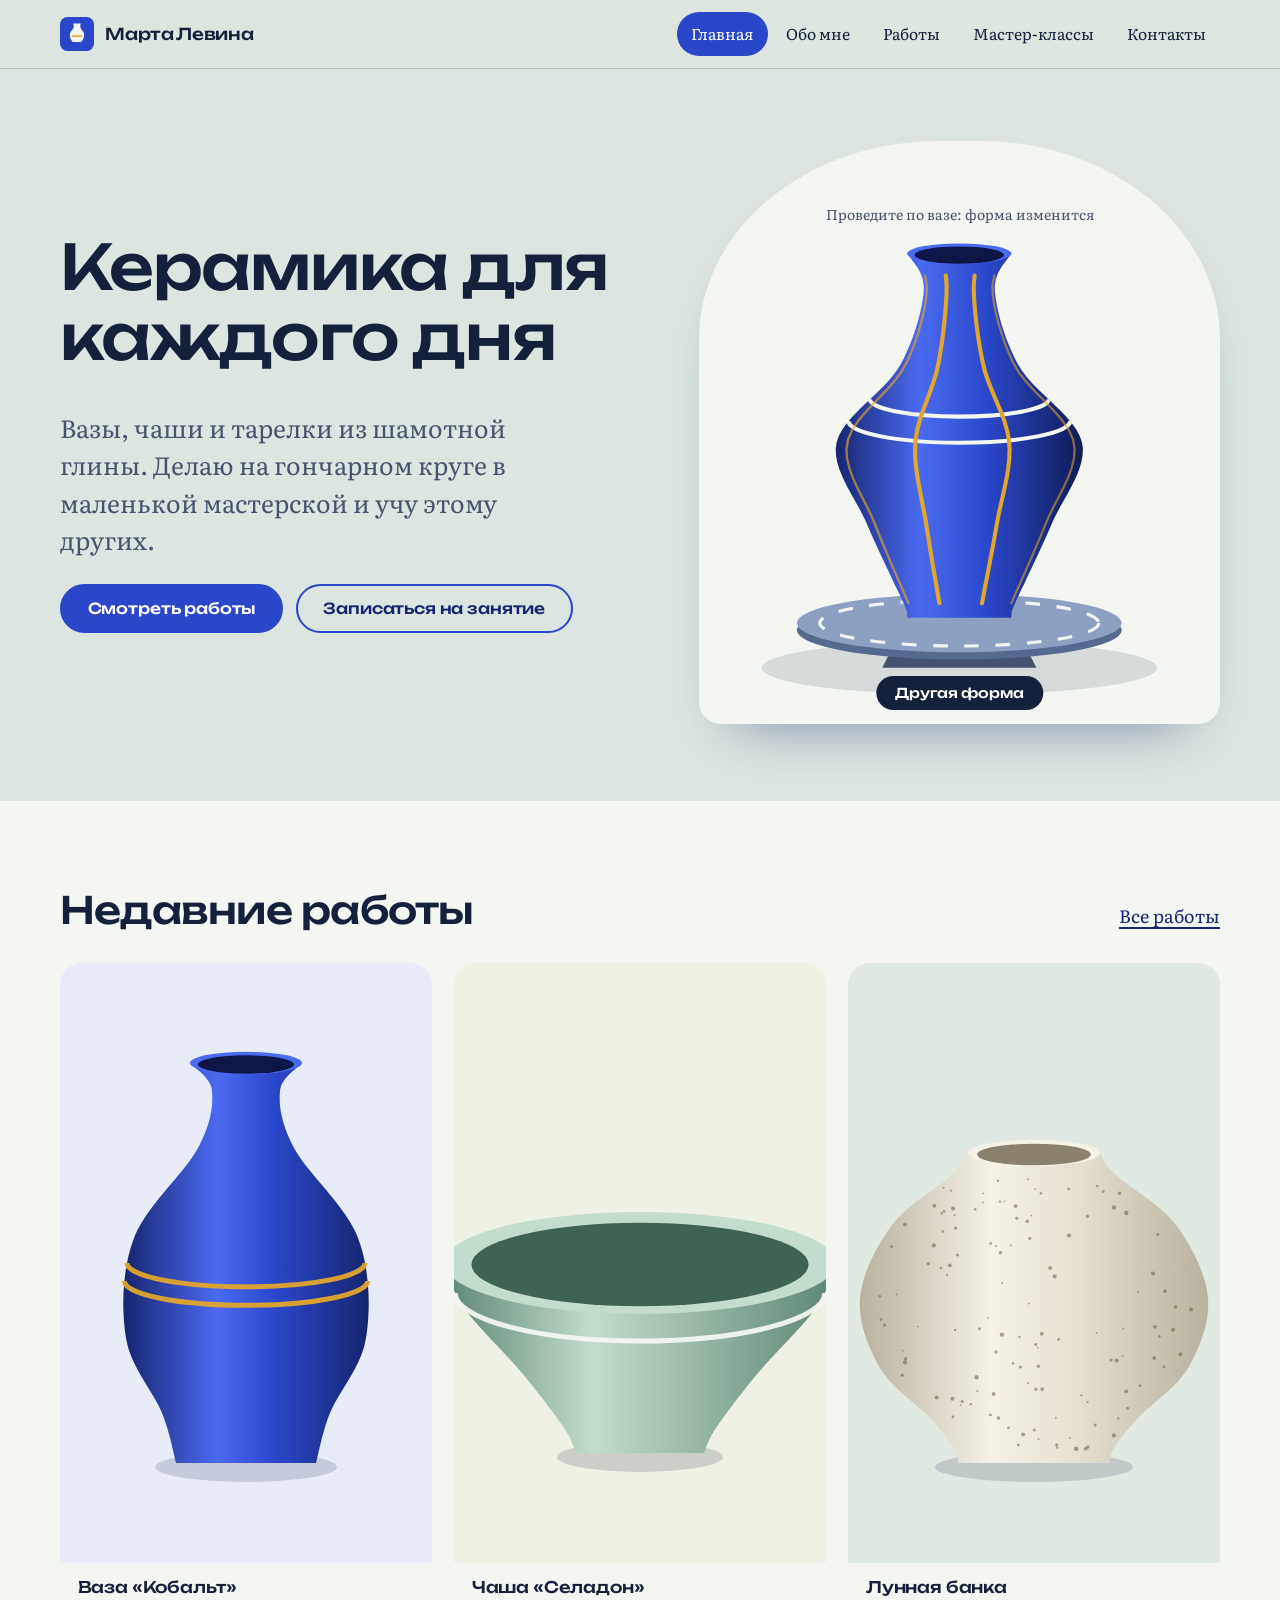
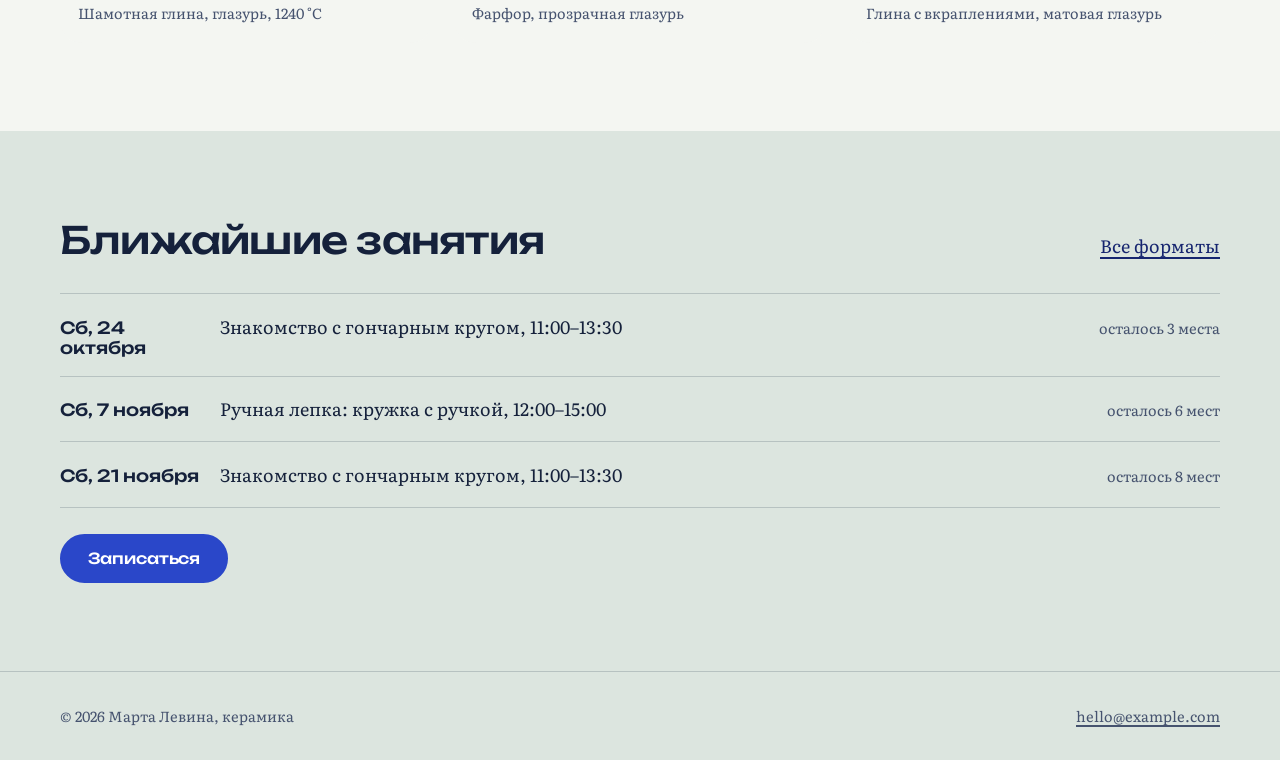
<file: index.html>
<!doctype html>
<html lang="ru">
<head>
<meta charset="utf-8">
<meta name="viewport" content="width=device-width, initial-scale=1">
<title>Марта Левина — керамика ручной работы</title>
<meta name="description" content="Вазы, чаши и тарелки ручной работы. Мастер-классы по гончарному кругу и ручной лепке.">
<meta name="theme-color" content="#dce5df">
<link rel="icon" href="img/favicon.svg" type="image/svg+xml">
<link rel="preconnect" href="https://fonts.googleapis.com">
<link rel="preconnect" href="https://fonts.gstatic.com" crossorigin>
<link rel="stylesheet" href="https://fonts.googleapis.com/css2?family=Literata:opsz,wght@7..72,400..700&family=Unbounded:wght@400..600&display=swap">
<link rel="stylesheet" href="css/style.css">
</head>
<body>
<a class="skip" href="#main">К содержимому</a>
<header class="site-header">
  <div class="wrap">
    <a class="brand" href="index.html"><img src="img/favicon.svg" alt="" width="34" height="34">Марта Левина</a>
    <button class="menu-btn" type="button" aria-expanded="false" aria-controls="nav">Меню</button>
    <nav class="nav" id="nav" aria-label="Основная навигация">
      <a href="index.html" aria-current="page">Главная</a>
      <a href="about.html">Обо мне</a>
      <a href="works.html">Работы</a>
      <a href="workshops.html">Мастер-классы</a>
      <a href="contacts.html">Контакты</a>
    </nav>
  </div>
</header>
<main id="main">

<section class="hero">
  <div class="wrap">
    <div>
      <h1>Керамика для каждого дня</h1>
      <p class="lead">Вазы, чаши и тарелки из шамотной глины. Делаю на гончарном круге в маленькой мастерской и учу этому других.</p>
      <div class="btn-row">
        <a class="btn" href="works.html">Смотреть работы</a>
        <a class="btn ghost" href="workshops.html">Записаться на занятие</a>
      </div>
    </div>
    <div class="hero-stage" id="hero-stage">
      <svg viewBox="0 0 500 560" role="img" aria-label="Ваза на гончарном круге. Форма меняется, если провести по ней мышью.">
        <defs>
          <linearGradient id="glaze-g" x1="0" x2="1">
            <stop offset="0" stop-color="#16256f"/>
            <stop offset=".34" stop-color="#4a6af0"/>
            <stop offset=".62" stop-color="#2a47c9"/>
            <stop offset="1" stop-color="#101a55"/>
          </linearGradient>
        </defs>
        <ellipse cx="250" cy="506" rx="190" ry="26" fill="#15213b" opacity=".13"/>
        <path d="M190 478h120l14 28H176z" fill="#46536f"/>
        <ellipse cx="250" cy="470" rx="156" ry="28" fill="#566a8f"/>
        <ellipse cx="250" cy="463" rx="156" ry="28" fill="#8ea0c2"/>
        <ellipse class="wheel-ring" cx="250" cy="463" rx="134" ry="22" fill="none" stroke="#f4f6f2" stroke-width="3" stroke-dasharray="14 16"/>
        <g id="vase">
          <path id="vase-body" fill="url(#glaze-g)"/>
          <g id="vase-bands"></g>
          <g id="vase-ribs"></g>
          <ellipse id="lip-outer" fill="#4a6af0"/>
          <ellipse id="lip-inner" fill="#0d1647"/>
        </g>
      </svg>
      <p class="hint">Проведите по вазе: форма изменится</p>
      <button class="shape-btn" id="shape-btn" type="button">Другая форма</button>
      <span class="sr-only" id="shape-name" aria-live="polite"></span>
    </div>
  </div>
</section>

<section class="section alt">
  <div class="wrap">
    <div class="section-head">
      <h2>Недавние работы</h2>
      <a href="works.html">Все работы</a>
    </div>
    <div class="strip">
      <figure class="piece"><a href="works.html"><img src="img/vase-cobalt.svg" alt="Кобальтовая ваза с охристой полосой" width="600" height="600"></a><figcaption><strong>Ваза «Кобальт»</strong>Шамотная глина, глазурь, 1240 °C</figcaption></figure>
      <figure class="piece"><a href="works.html"><img src="img/bowl-celadon.svg" alt="Чаша цвета селадон" width="600" height="600"></a><figcaption><strong>Чаша «Селадон»</strong>Фарфор, прозрачная глазурь</figcaption></figure>
      <figure class="piece"><a href="works.html"><img src="img/moon-jar.svg" alt="Лунная банка цвета кости" width="600" height="600"></a><figcaption><strong>Лунная банка</strong>Глина с вкраплениями, матовая глазурь</figcaption></figure>
    </div>
  </div>
</section>

<section class="section">
  <div class="wrap">
    <div class="section-head">
      <h2>Ближайшие занятия</h2>
      <a href="workshops.html">Все форматы</a>
    </div>
    <ul class="dates">
      <li><span class="when">Сб, 24 октября</span><span>Знакомство с гончарным кругом, 11:00–13:30</span><span class="seats">осталось 3 места</span></li>
      <li><span class="when">Сб, 7 ноября</span><span>Ручная лепка: кружка с ручкой, 12:00–15:00</span><span class="seats">осталось 6 мест</span></li>
      <li><span class="when">Сб, 21 ноября</span><span>Знакомство с гончарным кругом, 11:00–13:30</span><span class="seats">осталось 8 мест</span></li>
    </ul>
    <div class="btn-row"><a class="btn" href="contacts.html?work=занятие">Записаться</a></div>
  </div>
</section>

</main>
<footer class="site-footer">
  <div class="wrap">
    <span>© <span class="js-year">2026</span> Марта Левина, керамика</span>
    <a href="mailto:hello@example.com">hello@example.com</a>
  </div>
</footer>
<script src="js/main.js" defer></script>
</body>
</html>
</file>
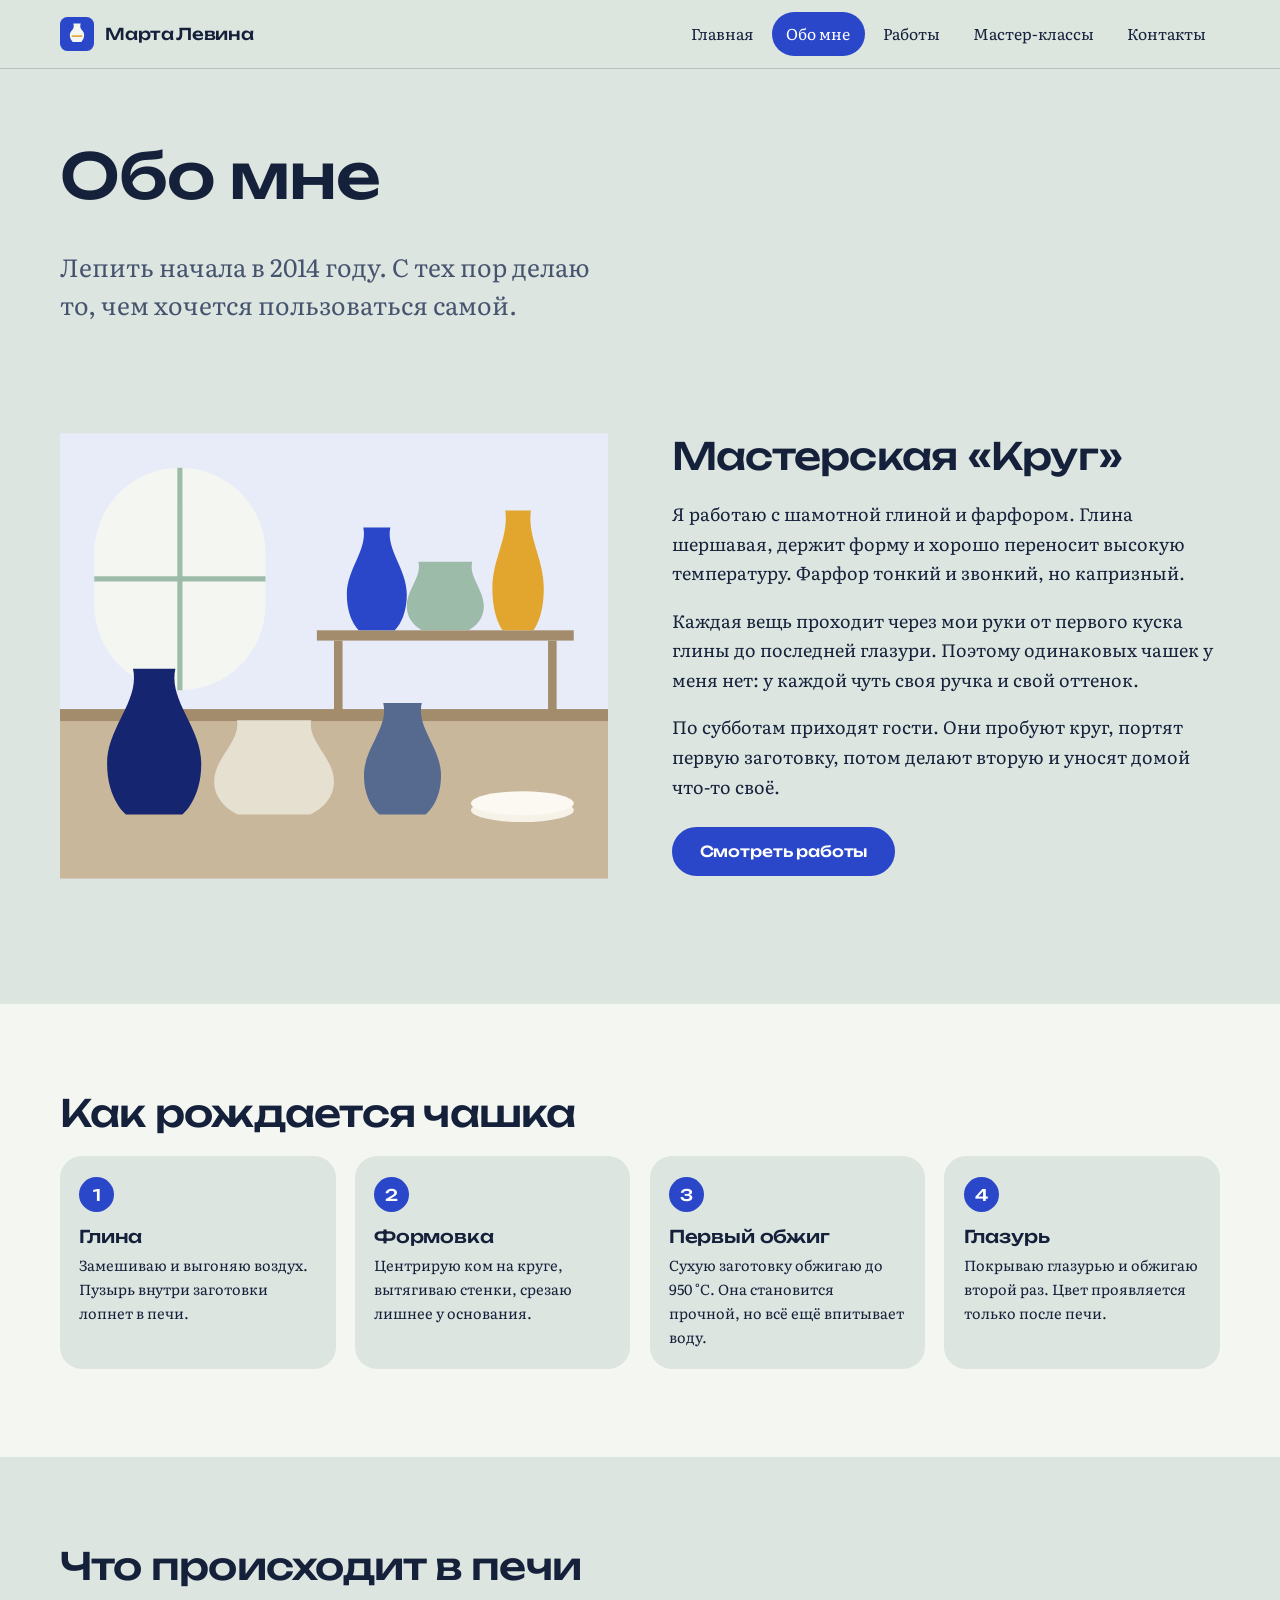
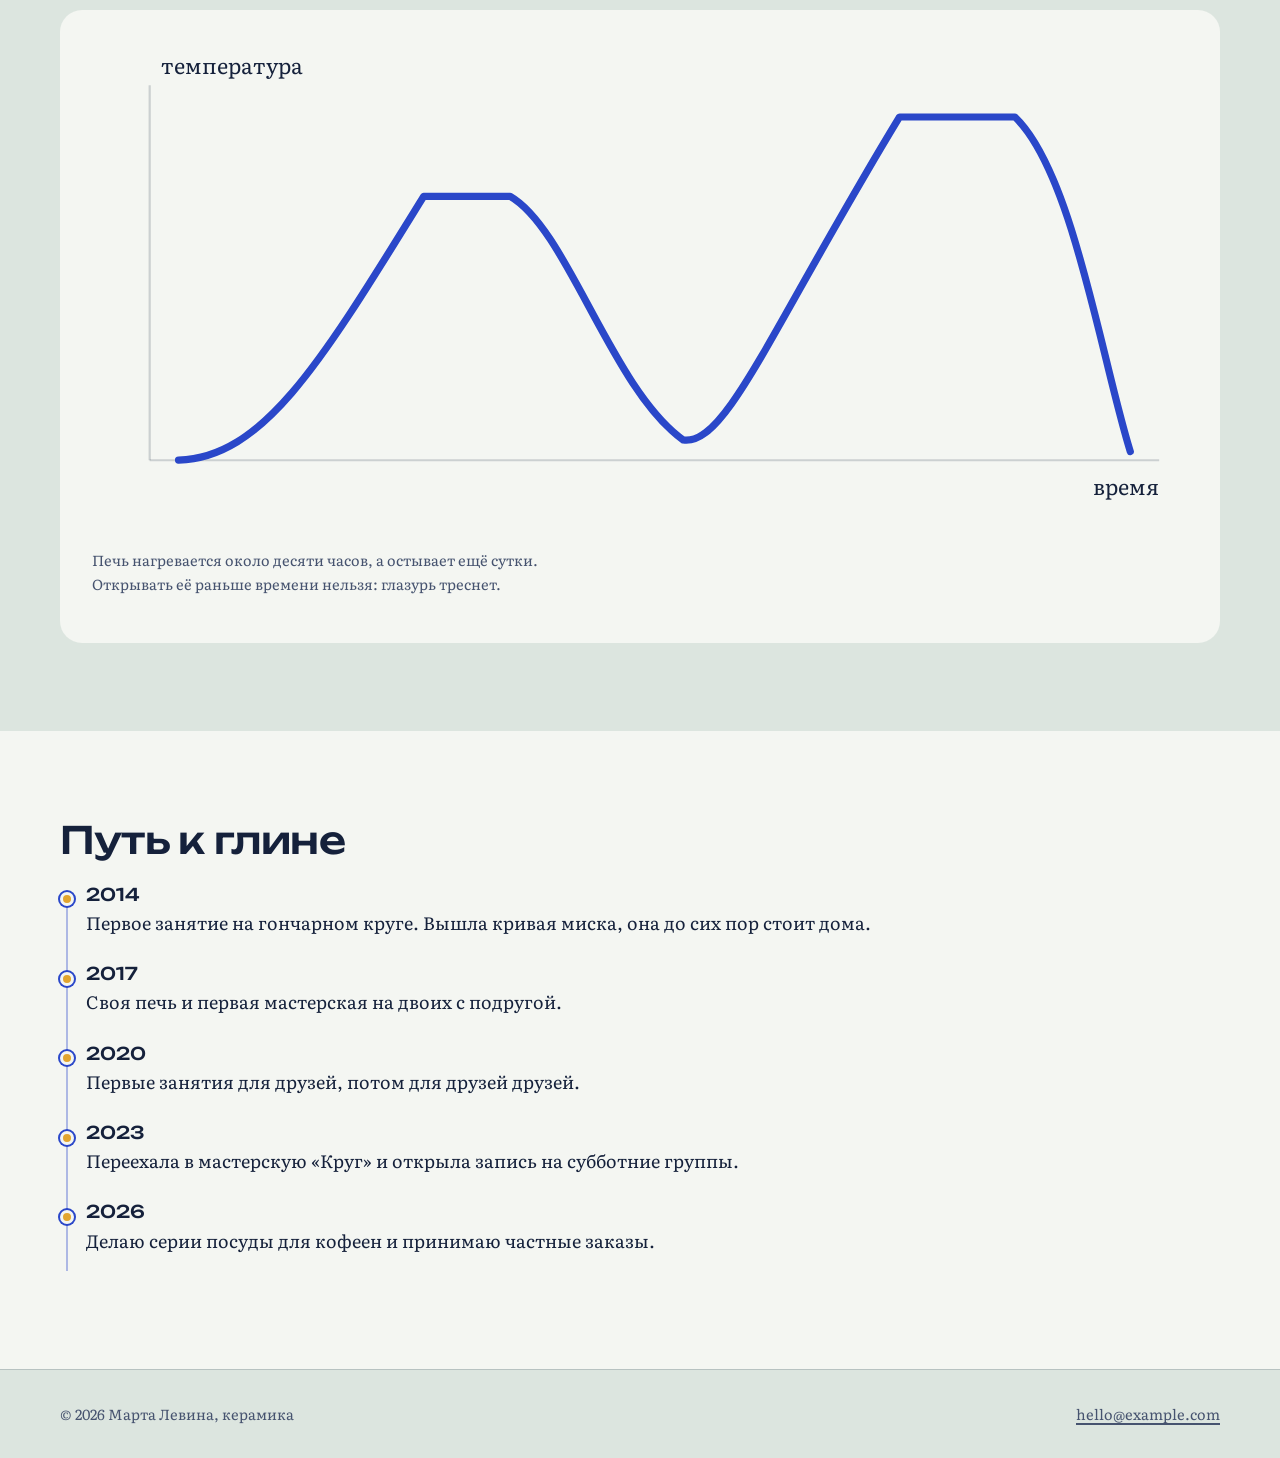
<file: about.html>
<!doctype html>
<html lang="ru">
<head>
<meta charset="utf-8">
<meta name="viewport" content="width=device-width, initial-scale=1">
<title>Обо мне — Марта Левина, керамика</title>
<meta name="description" content="Мастерская «Круг»: как делается керамика, от глины до второго обжига.">
<meta name="theme-color" content="#dce5df">
<link rel="icon" href="img/favicon.svg" type="image/svg+xml">
<link rel="preconnect" href="https://fonts.googleapis.com">
<link rel="preconnect" href="https://fonts.gstatic.com" crossorigin>
<link rel="stylesheet" href="https://fonts.googleapis.com/css2?family=Literata:opsz,wght@7..72,400..700&family=Unbounded:wght@400..600&display=swap">
<link rel="stylesheet" href="css/style.css">
</head>
<body>
<a class="skip" href="#main">К содержимому</a>
<header class="site-header">
  <div class="wrap">
    <a class="brand" href="index.html"><img src="img/favicon.svg" alt="" width="34" height="34">Марта Левина</a>
    <button class="menu-btn" type="button" aria-expanded="false" aria-controls="nav">Меню</button>
    <nav class="nav" id="nav" aria-label="Основная навигация">
      <a href="index.html">Главная</a>
      <a href="about.html" aria-current="page">Обо мне</a>
      <a href="works.html">Работы</a>
      <a href="workshops.html">Мастер-классы</a>
      <a href="contacts.html">Контакты</a>
    </nav>
  </div>
</header>
<main id="main">

<section class="page-head">
  <div class="wrap">
    <h1>Обо мне</h1>
    <p>Лепить начала в 2014 году. С тех пор делаю то, чем хочется пользоваться самой.</p>
  </div>
</section>

<section class="section" style="padding-top:1rem">
  <div class="wrap about-grid">
    <img src="img/studio.svg" alt="Полка в мастерской с готовыми работами" width="640" height="520">
    <div>
      <h2>Мастерская «Круг»</h2>
      <p>Я работаю с шамотной глиной и фарфором. Глина шершавая, держит форму и хорошо переносит высокую температуру. Фарфор тонкий и звонкий, но капризный.</p>
      <p>Каждая вещь проходит через мои руки от первого куска глины до последней глазури. Поэтому одинаковых чашек у меня нет: у каждой чуть своя ручка и свой оттенок.</p>
      <p>По субботам приходят гости. Они пробуют круг, портят первую заготовку, потом делают вторую и уносят домой что-то своё.</p>
      <div class="btn-row"><a class="btn" href="works.html">Смотреть работы</a></div>
    </div>
  </div>
</section>

<section class="section alt">
  <div class="wrap">
    <h2>Как рождается чашка</h2>
    <ol class="steps">
      <li><h3>Глина</h3><p>Замешиваю и выгоняю воздух. Пузырь внутри заготовки лопнет в печи.</p></li>
      <li><h3>Формовка</h3><p>Центрирую ком на круге, вытягиваю стенки, срезаю лишнее у основания.</p></li>
      <li><h3>Первый обжиг</h3><p>Сухую заготовку обжигаю до 950 °C. Она становится прочной, но всё ещё впитывает воду.</p></li>
      <li><h3>Глазурь</h3><p>Покрываю глазурью и обжигаю второй раз. Цвет проявляется только после печи.</p></li>
    </ol>
  </div>
</section>

<section class="section">
  <div class="wrap">
    <h2>Что происходит в печи</h2>
    <div class="kiln" id="kiln">
      <svg viewBox="0 0 760 340" role="img" aria-label="График двух обжигов: первый до 950 градусов, второй до 1240 градусов">
        <line class="axis" x1="40" y1="290" x2="740" y2="290"/>
        <line class="axis" x1="40" y1="30" x2="40" y2="290"/>
        <text x="740" y="314" text-anchor="end">время</text>
        <text x="48" y="22">температура</text>
        <path class="curve" d="M60 290 C120 288 160 220 230 107 L290 107 C330 130 360 240 410 276 C440 280 470 200 560 52 L640 52 C680 90 700 220 720 284"/>
        <circle class="dot" cx="260" cy="107" r="9"/>
        <circle class="dot" cx="600" cy="52" r="9"/>
        <text class="lbl" x="260" y="86" text-anchor="middle">первый обжиг, 950 °C</text>
        <text class="lbl" x="600" y="32" text-anchor="middle">второй обжиг, 1240 °C</text>
      </svg>
      <p class="kiln-caption">Печь нагревается около десяти часов, а остывает ещё сутки. Открывать её раньше времени нельзя: глазурь треснет.</p>
    </div>
  </div>
</section>

<section class="section alt">
  <div class="wrap">
    <h2>Путь к глине</h2>
    <ol class="timeline">
      <li><span class="year">2014</span>Первое занятие на гончарном круге. Вышла кривая миска, она до сих пор стоит дома.</li>
      <li><span class="year">2017</span>Своя печь и первая мастерская на двоих с подругой.</li>
      <li><span class="year">2020</span>Первые занятия для друзей, потом для друзей друзей.</li>
      <li><span class="year">2023</span>Переехала в мастерскую «Круг» и открыла запись на субботние группы.</li>
      <li><span class="year">2026</span>Делаю серии посуды для кофеен и принимаю частные заказы.</li>
    </ol>
  </div>
</section>

</main>
<footer class="site-footer">
  <div class="wrap">
    <span>© <span class="js-year">2026</span> Марта Левина, керамика</span>
    <a href="mailto:hello@example.com">hello@example.com</a>
  </div>
</footer>
<script src="js/main.js" defer></script>
</body>
</html>
</file>
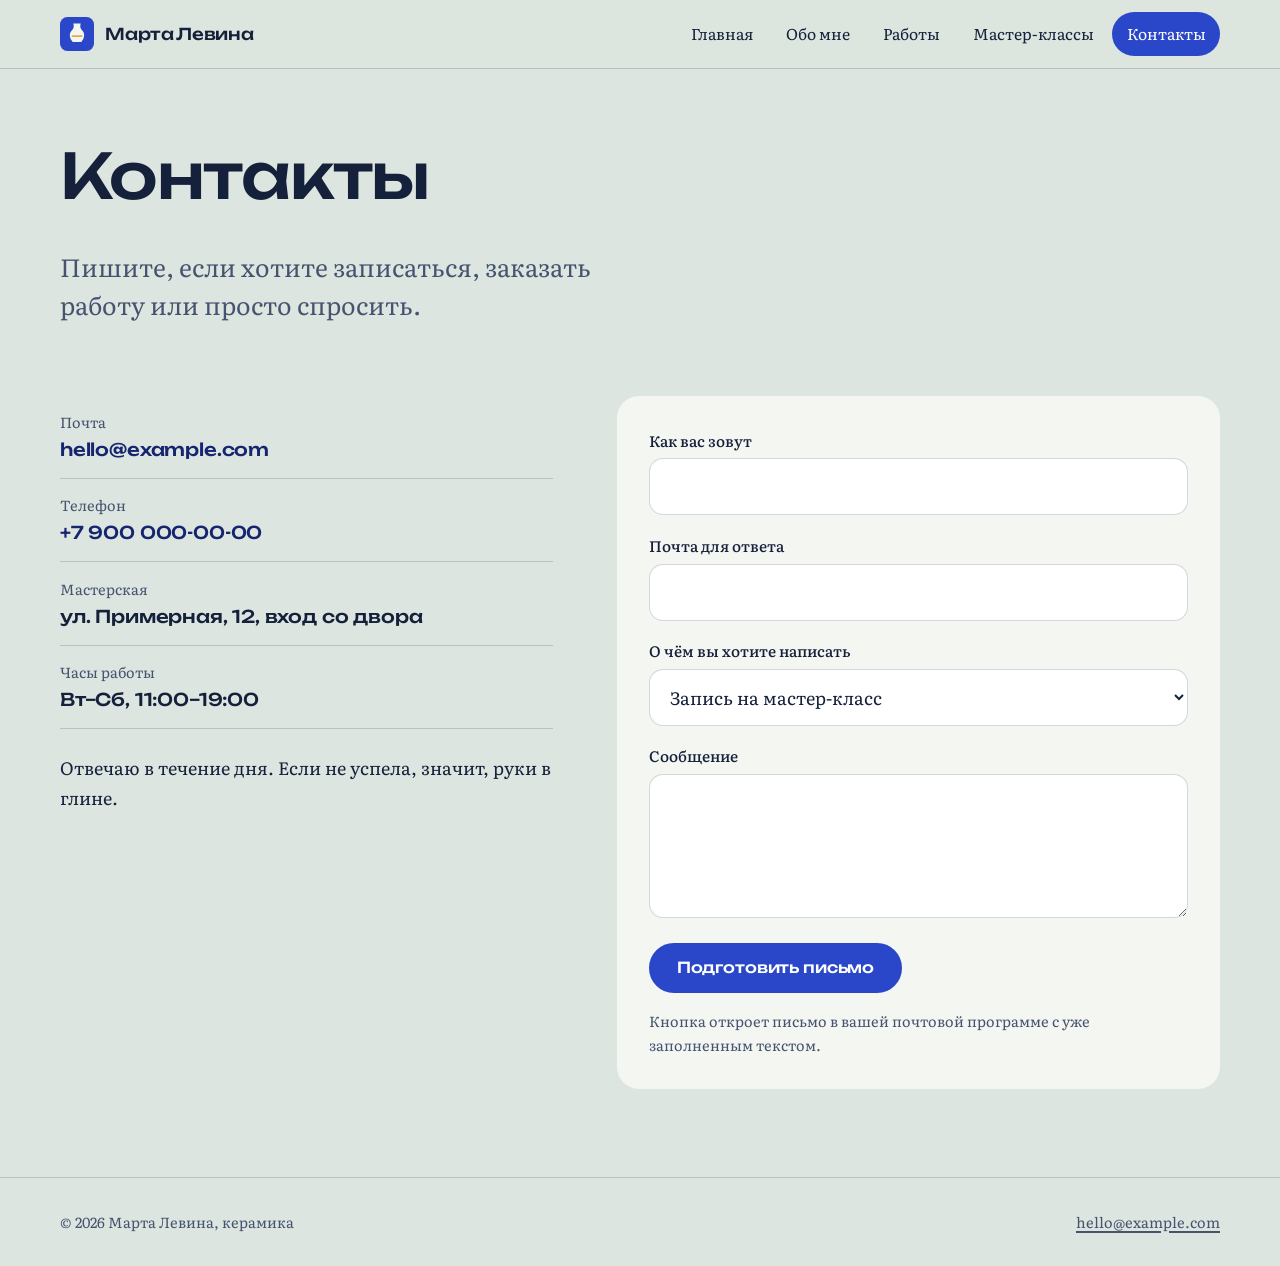
<file: contacts.html>
<!doctype html>
<html lang="ru">
<head>
<meta charset="utf-8">
<meta name="viewport" content="width=device-width, initial-scale=1">
<title>Контакты — Марта Левина, керамика</title>
<meta name="description" content="Как записаться на занятие или заказать работу: почта, телефон, адрес мастерской.">
<meta name="theme-color" content="#dce5df">
<link rel="icon" href="img/favicon.svg" type="image/svg+xml">
<link rel="preconnect" href="https://fonts.googleapis.com">
<link rel="preconnect" href="https://fonts.gstatic.com" crossorigin>
<link rel="stylesheet" href="https://fonts.googleapis.com/css2?family=Literata:opsz,wght@7..72,400..700&family=Unbounded:wght@400..600&display=swap">
<link rel="stylesheet" href="css/style.css">
</head>
<body>
<a class="skip" href="#main">К содержимому</a>
<header class="site-header">
  <div class="wrap">
    <a class="brand" href="index.html"><img src="img/favicon.svg" alt="" width="34" height="34">Марта Левина</a>
    <button class="menu-btn" type="button" aria-expanded="false" aria-controls="nav">Меню</button>
    <nav class="nav" id="nav" aria-label="Основная навигация">
      <a href="index.html">Главная</a>
      <a href="about.html">Обо мне</a>
      <a href="works.html">Работы</a>
      <a href="workshops.html">Мастер-классы</a>
      <a href="contacts.html" aria-current="page">Контакты</a>
    </nav>
  </div>
</header>
<main id="main">

<section class="page-head">
  <div class="wrap">
    <h1>Контакты</h1>
    <p>Пишите, если хотите записаться, заказать работу или просто спросить.</p>
  </div>
</section>

<section class="section" style="padding-top:1rem">
  <div class="wrap contact-grid">
    <div>
      <ul class="contact-list">
        <li><small>Почта</small><a href="mailto:hello@example.com">hello@example.com</a></li>
        <li><small>Телефон</small><a href="tel:+79000000000">+7 900 000-00-00</a></li>
        <li><small>Мастерская</small><span class="v">ул. Примерная, 12, вход со двора</span></li>
        <li><small>Часы работы</small><span class="v">Вт–Сб, 11:00–19:00</span></li>
      </ul>
      <p>Отвечаю в течение дня. Если не успела, значит, руки в глине.</p>
    </div>

    <form class="card" id="contact-form" data-to="hello@example.com" novalidate>
      <div class="field">
        <label for="name">Как вас зовут</label>
        <input id="name" name="name" type="text" autocomplete="name" required>
        <div class="err">Напишите имя, хотя бы два символа.</div>
      </div>
      <div class="field">
        <label for="email">Почта для ответа</label>
        <input id="email" name="email" type="email" autocomplete="email" required>
        <div class="err">Проверьте адрес: он должен выглядеть как name@example.com.</div>
      </div>
      <div class="field">
        <label for="topic">О чём вы хотите написать</label>
        <select id="topic" name="topic">
          <option value="workshop">Запись на мастер-класс</option>
          <option value="order">Заказ работы</option>
          <option value="question">Вопрос</option>
        </select>
      </div>
      <div class="field">
        <label for="message">Сообщение</label>
        <textarea id="message" name="message" required></textarea>
        <div class="err">Напишите хотя бы пару предложений, минимум 10 символов.</div>
      </div>
      <button class="btn" type="submit">Подготовить письмо</button>
      <p class="sent" role="status">Открываю почтовую программу. Осталось нажать «Отправить».</p>
      <p class="form-note">Кнопка откроет письмо в вашей почтовой программе с уже заполненным текстом.</p>
    </form>
  </div>
</section>

</main>
<footer class="site-footer">
  <div class="wrap">
    <span>© <span class="js-year">2026</span> Марта Левина, керамика</span>
    <a href="mailto:hello@example.com">hello@example.com</a>
  </div>
</footer>
<script src="js/main.js" defer></script>
</body>
</html>
</file>
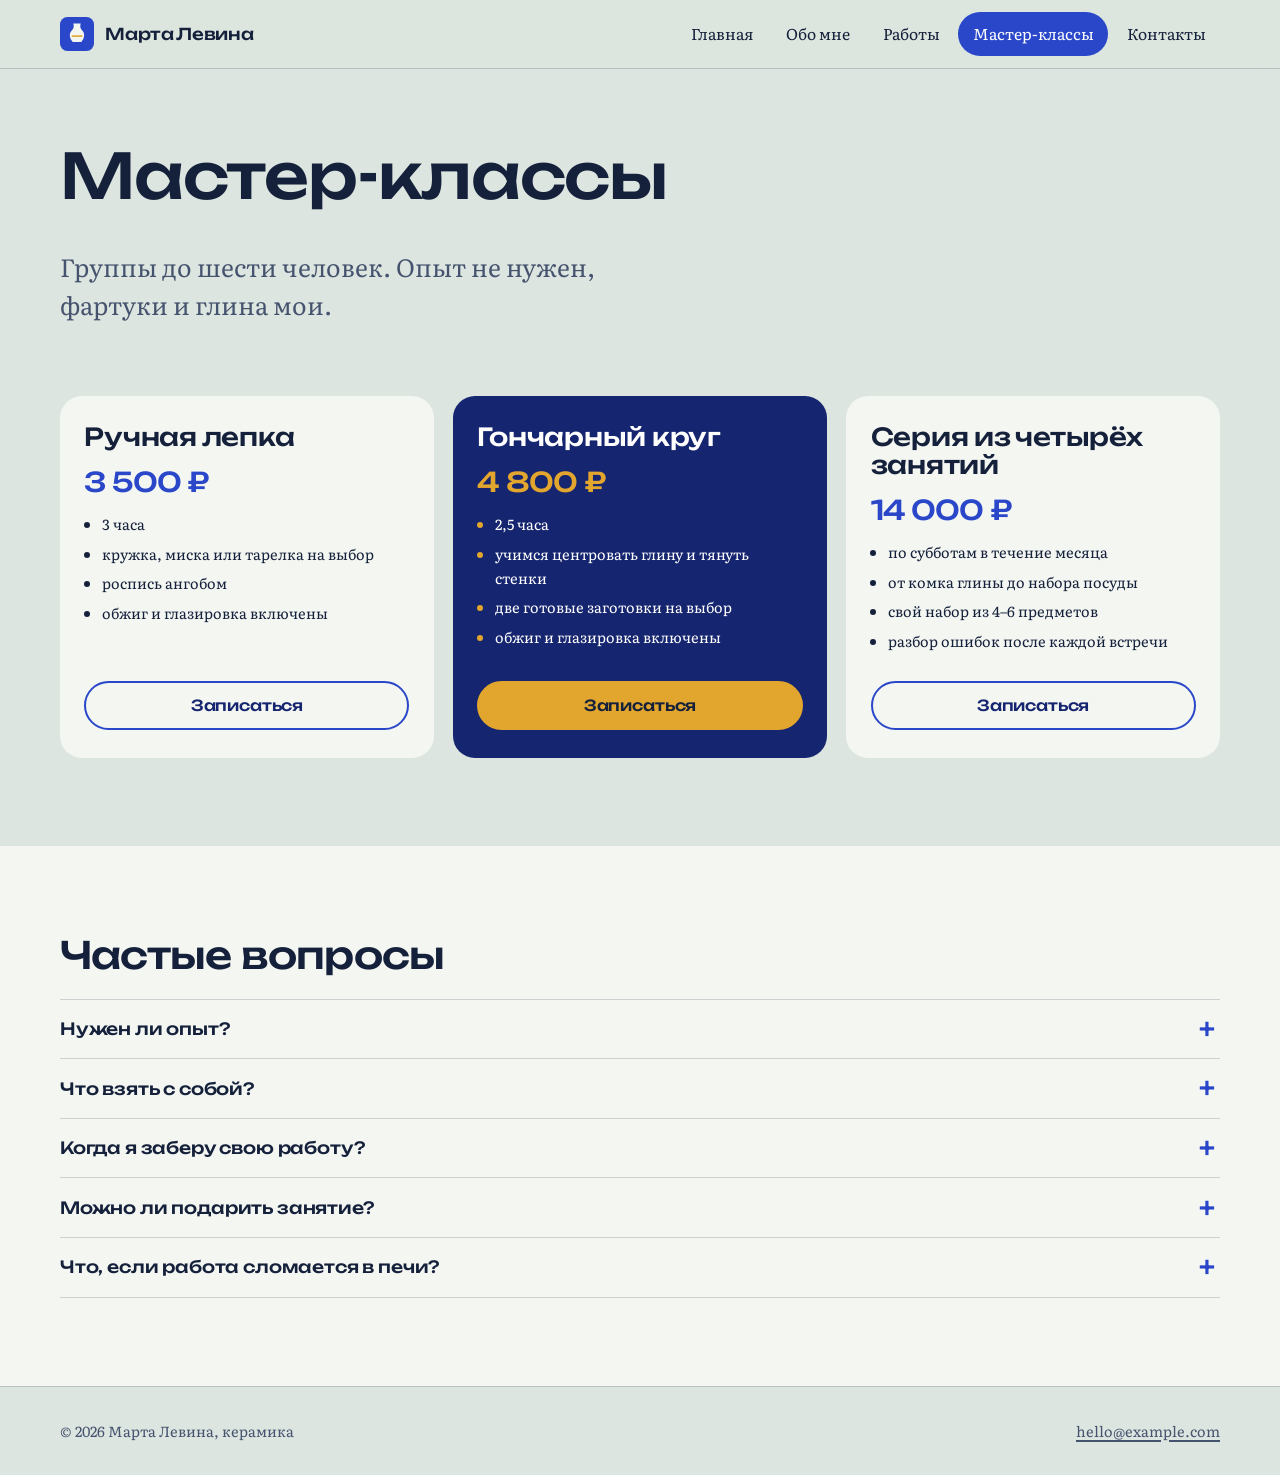
<file: workshops.html>
<!doctype html>
<html lang="ru">
<head>
<meta charset="utf-8">
<meta name="viewport" content="width=device-width, initial-scale=1">
<title>Мастер-классы — Марта Левина, керамика</title>
<meta name="description" content="Мастер-классы по гончарному кругу и ручной лепке: форматы, цены, ответы на частые вопросы.">
<meta name="theme-color" content="#dce5df">
<link rel="icon" href="img/favicon.svg" type="image/svg+xml">
<link rel="preconnect" href="https://fonts.googleapis.com">
<link rel="preconnect" href="https://fonts.gstatic.com" crossorigin>
<link rel="stylesheet" href="https://fonts.googleapis.com/css2?family=Literata:opsz,wght@7..72,400..700&family=Unbounded:wght@400..600&display=swap">
<link rel="stylesheet" href="css/style.css">
</head>
<body>
<a class="skip" href="#main">К содержимому</a>
<header class="site-header">
  <div class="wrap">
    <a class="brand" href="index.html"><img src="img/favicon.svg" alt="" width="34" height="34">Марта Левина</a>
    <button class="menu-btn" type="button" aria-expanded="false" aria-controls="nav">Меню</button>
    <nav class="nav" id="nav" aria-label="Основная навигация">
      <a href="index.html">Главная</a>
      <a href="about.html">Обо мне</a>
      <a href="works.html">Работы</a>
      <a href="workshops.html" aria-current="page">Мастер-классы</a>
      <a href="contacts.html">Контакты</a>
    </nav>
  </div>
</header>
<main id="main">

<section class="page-head">
  <div class="wrap">
    <h1>Мастер-классы</h1>
    <p>Группы до шести человек. Опыт не нужен, фартуки и глина мои.</p>
  </div>
</section>

<section class="section" style="padding-top:1rem">
  <div class="wrap">
    <div class="formats">
      <article class="format">
        <h3>Ручная лепка</h3>
        <p class="price">3 500 ₽</p>
        <ul><li>3 часа</li><li>кружка, миска или тарелка на выбор</li><li>роспись ангобом</li><li>обжиг и глазировка включены</li></ul>
        <a class="btn ghost" href="contacts.html?work=Ручная лепка">Записаться</a>
      </article>
      <article class="format main">
        <h3>Гончарный круг</h3>
        <p class="price">4 800 ₽</p>
        <ul><li>2,5 часа</li><li>учимся центровать глину и тянуть стенки</li><li>две готовые заготовки на выбор</li><li>обжиг и глазировка включены</li></ul>
        <a class="btn" href="contacts.html?work=Гончарный круг">Записаться</a>
      </article>
      <article class="format">
        <h3>Серия из четырёх занятий</h3>
        <p class="price">14 000 ₽</p>
        <ul><li>по субботам в течение месяца</li><li>от комка глины до набора посуды</li><li>свой набор из 4–6 предметов</li><li>разбор ошибок после каждой встречи</li></ul>
        <a class="btn ghost" href="contacts.html?work=Серия занятий">Записаться</a>
      </article>
    </div>
  </div>
</section>

<section class="section alt">
  <div class="wrap">
    <h2>Частые вопросы</h2>
    <div class="faq">
      <details><summary>Нужен ли опыт?</summary><div><p>Нет. Большинство гостей садится за круг впервые. Я показываю, как положить руки, а дальше всё делаете сами.</p></div></details>
      <details><summary>Что взять с собой?</summary><div><p>Одежду, которую не жалко. Фартуки есть, но глина любит попадать на рукава. Ногти лучше коротко подстричь.</p></div></details>
      <details><summary>Когда я заберу свою работу?</summary><div><p>Через три недели: изделие должно высохнуть, пройти два обжига и остыть. Я напишу, когда всё будет готово.</p></div></details>
      <details><summary>Можно ли подарить занятие?</summary><div><p>Да, подарочный сертификат действует три месяца. Напишите мне через форму на странице контактов.</p></div></details>
      <details><summary>Что, если работа сломается в печи?</summary><div><p>Такое бывает редко. Если работа не пережила обжиг, вы приходите на повторную лепку бесплатно.</p></div></details>
    </div>
  </div>
</section>

</main>
<footer class="site-footer">
  <div class="wrap">
    <span>© <span class="js-year">2026</span> Марта Левина, керамика</span>
    <a href="mailto:hello@example.com">hello@example.com</a>
  </div>
</footer>
<script src="js/main.js" defer></script>
</body>
</html>
</file>
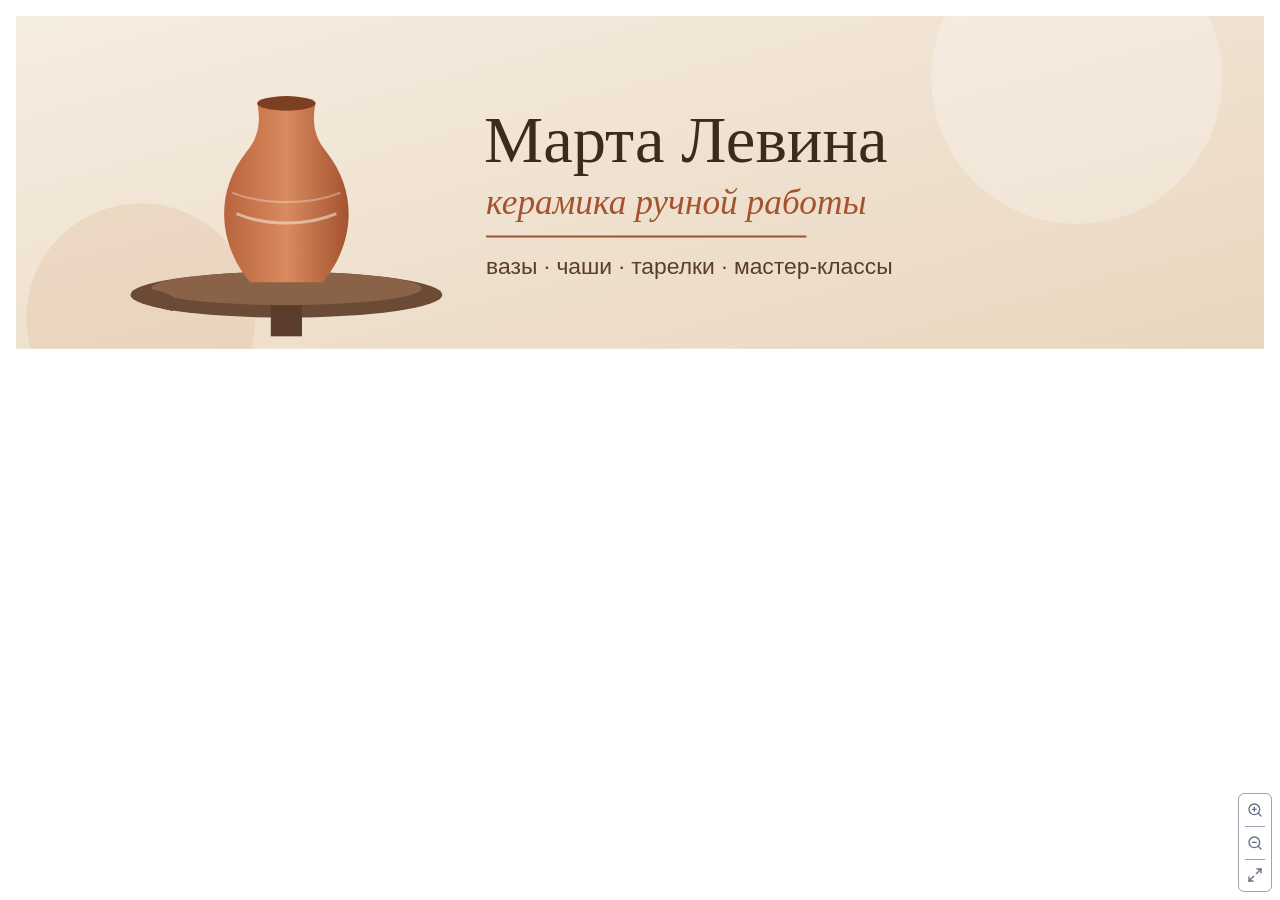
<file: README для сайта керамиста - Claude_files/saved_resource.html>
<!DOCTYPE html>
<!-- saved from url=(0171)https://www.claudeusercontent.com/?domain=claude.ai&parentOrigin=https%3A%2F%2Fclaude.ai&errorReportingMode=parent&formattedSpreadsheets=true&contentType=image%2Fsvg%2Bxml -->
<html lang="en"><head><meta http-equiv="Content-Type" content="text/html; charset=UTF-8"><meta name="viewport" content="width=device-width, initial-scale=1"><link rel="stylesheet" href="./274pzgegingi8.css" data-precedence="next"><link rel="stylesheet" href="./2dxcd0lsle6xu.css" data-precedence="next"><link rel="preload" as="script" fetchpriority="low" href="./3epynk11ew3lm.js.Без названия"><script src="./0n0p127tx3k15.js.Без названия" async=""></script><script src="./0i8eef_83jjb7.js.Без названия" async=""></script><script src="./2_rv22ijox3lx.js.Без названия" async=""></script><script src="./0imvur-ygw8v4.js.Без названия" async=""></script><script src="./turbopack-2c3mg3r-05n1w.js.Без названия" async=""></script><script src="./02e0-o9q39_7h.js.Без названия" async=""></script><script src="./29e431bibnuut.js.Без названия" async=""></script><script src="./2y8yt26g3byx8.js.Без названия" async=""></script><script src="./08_oerbhl53t0.js.Без названия" async=""></script><script src="./2fq0l-ffi9adq.js.Без названия" async=""></script><script src="./1ltm55s8-r850.js.Без названия" async=""></script><script src="./0v7t6d7207aty.js.Без названия" async=""></script><script src="./0xahla0fhi0-l.js.Без названия" async=""></script><script src="./1uux3n1b1eau_.js.Без названия" async=""></script><script src="./0iu0xjcdl9vj6.js.Без названия" async=""></script><script src="./135sd-5pxkhcj.js.Без названия" async=""></script><script src="./1kd1-aixxrqw-.js.Без названия" async=""></script><script src="./2y6jbx9nzdb6e.js.Без названия" async=""></script><script src="./3rfuyvuk9pwdu.js.Без названия" async=""></script><script src="./0s8rvjwy1b9y5.js.Без названия" async=""></script><script src="./1lozlaxuviu17.js.Без названия" async=""></script><script src="./2s9a-o5jrawjj.js.Без названия" async=""></script><script src="./02p_6b3xzb9k_.js.Без названия" async=""></script><title>Claude User Content</title><meta name="description" content="Talk with Claude, an AI assistant from Anthropic"><script src="./0cz1d0mv5g_q7.js.Без названия" nomodule=""></script><link rel="preconnect" crossorigin="" href="https://www.claudeusercontent.com/"><script src="./41rpjhva0qd65.js.Без названия"></script><script src="./3q-o6m8-yglrw.js.Без названия"></script><style type="text/css">.transform-component-module_wrapper__SPB86 {
  position: relative;
  width: -moz-fit-content;
  width: fit-content;
  height: -moz-fit-content;
  height: fit-content;
  overflow: hidden;
  -webkit-touch-callout: none; /* iOS Safari */
  -webkit-user-select: none; /* Safari */
  -khtml-user-select: none; /* Konqueror HTML */
  -moz-user-select: none; /* Firefox */
  -ms-user-select: none; /* Internet Explorer/Edge */
  user-select: none;
  margin: 0;
  padding: 0;
}
.transform-component-module_content__FBWxo {
  display: flex;
  flex-wrap: wrap;
  width: -moz-fit-content;
  width: fit-content;
  height: -moz-fit-content;
  height: fit-content;
  margin: 0;
  padding: 0;
  transform-origin: 0% 0%;
}
.transform-component-module_content__FBWxo img {
  pointer-events: none;
}
</style><link rel="stylesheet" href="./0kvt7gfxpqmw0.css"><script src="./256b0y0ppwzsq.js.Без названия"></script></head><body><div hidden=""><!--$--><!--/$--></div><!--$--><!--$--><!--/$--><!--/$--><script id="_R_">(globalThis["TURBOPACK"] || (globalThis["TURBOPACK"] = [])).push({"otherChunks":["static/chunks/3epynk11ew3lm.js","static/chunks/0n0p127tx3k15.js","static/chunks/0i8eef_83jjb7.js","static/chunks/2_rv22ijox3lx.js","static/chunks/0imvur-ygw8v4.js"],"runtimeModuleIds":[494553]});</script><script src="./3epynk11ew3lm.js.Без названия" async=""></script><script>(self.__next_f=self.__next_f||[]).push([0])</script><script>self.__next_f.push([1,"1:\"/_next/static/chunks/02e0-o9q39_7h.js\"\n2:\"/_next/static/chunks/29e431bibnuut.js\"\n3:\"LoadingBoundaryProvider\"\n4:I[339756,[\"$1\",\"$2\"],\"$3\"]\n5:\"$Sreact.fragment\"\n8:I[347257,[\"$1\",\"$2\"],\"ClientPageRoot\"]\n9:\"/_next/static/chunks/2y8yt26g3byx8.js\"\na:\"/_next/static/chunks/08_oerbhl53t0.js\"\nb:\"/_next/static/chunks/2fq0l-ffi9adq.js\"\nc:\"/_next/static/chunks/1ltm55s8-r850.js\"\nd:\"/_next/static/chunks/0v7t6d7207aty.js\"\ne:\"/_next/static/chunks/0xahla0fhi0-l.js\"\nf:\"/_next/static/chunks/1uux3n1b1eau_.js\"\n10:\"/_next/static/chunks/0iu0xjcdl9vj6.js\"\n11:\"/_next/static/chunks/135sd-5pxkhcj.js\"\n12:\"/_next/static/chunks/1kd1-aixxrqw-.js\"\n13:\"/_next/static/chunks/2y6jbx9nzdb6e.js\"\n14:\"/_next/static/chunks/3rfuyvuk9pwdu.js\"\n15:\"/_next/static/chunks/0s8rvjwy1b9y5.js\"\n16:\"/_next/static/chunks/1lozlaxuviu17.js\"\n17:\"/_next/static/chunks/2s9a-o5jrawjj.js\"\n18:\"/_next/static/chunks/02p_6b3xzb9k_.js\"\n19:I[345487,[\"$1\",\"$2\",\"$9\",\"$a\",\"$b\",\"$c\",\"$d\",\"$e\",\"$f\",\"$10\",\"$11\",\"$12\",\"$13\",\"$14\",\"$15\",\"$16\",\"$17\",\"$18\"],\"default\"]\n1a:I[897367,[\"$1\",\"$2\"],\"OutletBoundary\"]\n1b:\"$Sreact.suspense\"\n1d:\"ViewportBoundary\"\n1e:I[897367,[\"$1\",\"$2\"],\"$1d\"]\n20:\"MetadataBoundary\"\n21:I[897367,[\"$1\",\"$2\"],\"$20\"]\n23:I[168027,[\"$1\",\"$2\"],\"default\",1]\n:HL[\"/_next/static/chunks/274pzgegingi8.css\",\"style\"]\n:HC[\"/\",\"\"]\n:HL[\"/_next/static/chunks/2dxcd0lsle6xu.css\",\"style\"]\n7:[[\"children\",{\"s\":\"__PAGE__\",\"d\":{\"r\":[\"$\",\"$5\",\"c\",{\"children\":[[\"$\",\"$L8\",null,{\"Component\":\"$19\",\"serverProvidedParams\":{\"searchParams\":{\"domain\":\"claude.ai\",\"parentOrigin\":\"https://claude.ai\",\"errorReportingMode\":\"parent\",\"formattedSpreadsheets\":\"true\",\"contentType\":\"image/svg+xml\"},\"params\":{},\"promises\":null}}],[[\"$\",\"link\",\"0\",{\"rel\":\"stylesheet\",\"href\":\"/_next/static/chunks/2dxcd0lsle6xu.css\",\"precedence\":\"next\",\"crossOrigin\":\"$undefined\",\"nonce\":\"$undefined\"}],[\"$\",\"script\",\"script-0\",{\"src\":\"/_next/static/chunks/2y8yt26g3byx8.js\",\"async\":true,\"nonce\":\"$undefined\"}],[\"$\",\"script\",\"script-1\",{\"src\":\"/_next/static/chunks/08_oerbhl53t0.js\",\"async\":true,\"nonce\":\"$undefined\"}],[\"$\",\"script\",\"script-2\",{\"src\":\"/_next/static/chunks/2fq0l-ffi9adq.js\",\"async\":true,\"nonce\":\"$undefined\"}],[\"$\",\"script\",\"script-3\",{\"src\":\"/_next/static/chunks/1ltm55s8-r850.js\",\"async\":true,\"nonce\":\"$undefined\"}],[\"$\",\"script\",\"script-4\",{\"src\":\"/_next/static/chunks/0v7t6d7207aty.js\",\"async\":true,\"nonce\":\"$undefined\"}],[\"$\",\"script\",\"script-5\",{\"src\":\"/_next/static/chunks/0xahla0fhi0-l.js\",\"async\":true,\"nonce\":\"$undefined\"}],[\"$\",\"script\",\"script-6\",{\"src\":\"/_next/static/chunks/1uux3n1b1eau_.js\",\"async\":true,\"nonce\":\"$undefined\"}],[\"$\",\"script\",\"script-7\",{\"src\":\"/_next/static/chunks/0iu0xjcdl9vj6.js\",\"async\":true,\"nonce\":\"$undefined\"}],[\"$\",\"script\",\"script-8\",{\"src\":\"/_next/static/chunks/135sd-5pxkhcj.js\",\"async\":true,\"nonce\":\"$undefined\"}],[\"$\",\"script\",\"script-9\",{\"src\":\"/_next/static/chunks/1kd1-aixxrqw-.js\",\"async\":true,\"nonce\":\"$undefined\"}],[\"$\",\"script\",\"script-10\",{\"src\":\"/_next/static/chunks/2y6jbx9nzdb6e.js\",\"async\":true,\"nonce\":\"$undefined\"}],[\"$\",\"script\",\"script-11\",{\"src\":\"/_next/static/chunks/3rfuyvuk9pwdu.js\",\"async\":true,\"nonce\":\"$undefined\"}],[\"$\",\"script\",\"script-12\",{\"src\":\"/_next/static/chunks/0s8rvjwy1b9y5.js\",\"async\":true,\"nonce\":\"$undefined\"}],[\"$\",\"script\",\"script-13\",{\"src\":\"/_next/static/chunks/1lozlaxuviu17.js\",\"async\":true,\"nonce\":\"$undefined\"}],[\"$\",\"script\",\"script-14\",{\"src\":\"/_next/static/chunks/2s9a-o5jrawjj.js\",\"async\":true,\"nonce\":\"$undefined\"}],[\"$\",\"script\",\"script-15\",{\"src\":\"/_next/static/chunks/02p_6b3xzb9k_.js\",\"async\":true,\"nonce\":\"$undefined\"}]],[\"$\",\"$L1a\",null,{\"children\":[\"$\",\"$1b\",null,{\"name\":\"Next.MetadataOutlet\",\"children\":\"$@1c\"}]}]]}],\"p\":false,\"v\":null}}]]\n0:{\"P\":null,\"c\":[\"\",\"?domain=claude.ai\u0026parentOrigin=https%3A%2F%2Fclaude.ai\u0026errorReportingMode=parent\u0026formattedSpreadsheets=true\u0026contentType=image%2Fsvg%2Bxml\"],\"q\":\"?domain=claude.ai\u0026parentOrigin=https%3A%2F%2Fclaude.ai\u0026errorReportingMode=parent\u0026formattedSpreadsheets=true\u0026contentType=image%2Fsvg%2Bxml\",\"i\":false,\"t\":{\"t\":{\"s\":\"\",\"h\":20,\"d\":{\"r\":[\"$\",\"$L4\",null,{\"loading\":[[\"$\",\"div\",\"l\",{\"className\":\"loader\"}],[],null],\"children\":[\"$\",\"$5\",\"c\",{\"children\":[[[\"$\",\"link\",\"0\",{\"rel\":\"stylesheet\",\"href\":\"/_next/static/chunks/274pzgegingi8.css\",\"precedence\":\"next\",\"crossOrigin\":\"$undefined\",\"nonce\":\"$undefined\"}],[\"$\",\"script\",\"script-0\",{\"src\":\"/_next/static/chunks/02e0-o9q39_7h.js\",\"async\":true,\"nonce\":\"$undefined\"}],[\"$\",\"script\",\"script-1\",{\"src\":\"/_next/static/chunks/29e431bibnuut.js\",\"async\":true,\"nonce\":\"$undefined\"}]],\"$L6\"]}]}],\"p\":false,\"v\":null},\"c\":\"$Q7\"},\"h\":{\"r\":[\"$\",\"$5\",\"h\",{\"children\":[null,[\"$\",\"$L1e\",null,{\"children\":\"$L1f\"}],[\"$\",\"$L21\",null,{\"children\":[[\"$\",\"div\",null,{\"hidden\":true,\"children\":[\"$\",\"$1b\",null,{\"name\":\"Next.Metadata\",\"children\":\"$L22\"}]}],null]}],null]}],\"p\":false,\"v\":null}},\"m\":\"$undefined\",\"G\":[\"$23\",[[\"$\",\"link\",\"0\",{\"rel\":\"stylesheet\",\"href\":\"/_next/static/chunks/274pzgegingi8.css\",\"precedence\":\"next\",\"crossOrigin\":\"$undefined\",\"nonce\":\"$undefined\"}]]],\"S\":false,\"r\":\"$undefined\",\"s\":\"$undefined\",\"a\":\"$undefined\",\"l\":\"$undefined\",\"p\":\"$undefined\",\"d\":\"$undefined\",\"b\":\"dnp6GUWp5TsAI5XOgSO2U\"}\n24:\"ClientConfigurationProvider\"\n25:I[806369,[\"$1\",\"$2\"],\"$24\"]\n26:I[450537,[\"$1\",\"$2\"],\"Providers\"]\n27:I[339756,[\"$1\",\"$2\"],\"default\"]\n28:I[837457,[\"$1\",\"$2\"],\"default\"]\n6:[\"$\",\"html\",null,{\"lang\":\"en\",\"className\":\"$undefined\",\"data-color-mode\":\"$undefined\",\"data-hide-root-scrollbar\":\"$undefined\",\"data-interface-font\":\"$undefined\",\"children\":[\"$\",\"body\",null,{\"children\":[null,[\"$\",\"$L25\",null,{\"value\":{\"defaultParentOrigin\":\"claude.ai\",\"shellColorMode\":null,\"allowedParentOrigins\":[\"https://claude.ai\"]},\"children\":[\"$\",\"$L26\",null,{\"children\":[\"$\",\"$L27\",null,{\"parallelRouterKey\":\"children\",\"error\":\"$undefined\",\"errorStyles\":\"$undefined\",\"errorScripts\":\"$undefined\",\"template\":[\"$\",\"$L28\",null,{}],\"templateStyles\":\"$undefined\",\"templateScripts\":\"$undefined\",\"notFound\":[[[\"$\",\"title\",null,{\"children\":\"404: This page could not be found.\"}],[\"$\",\"div\",null,{\"style\":{\"fontFamily\":\"system-ui,\\\"Segoe UI\\\",Roboto,Helvetica,Arial,sans-serif,\\\"Apple Color Emoji\\\",\\\"Segoe UI Emoji\\\"\",\"height\":\"100vh\",\"textAlign\":\"center\",\"display\":\"flex\",\"flexDirection\":\"column\",\"alignItems\":\"center\",\"justifyContent\":\"center\"},\"children\":[\"$\",\"div\",null,{\"children\":[[\"$\",\"style\",null,{\"dangerouslySetInnerHTML\":{\"__html\":\"body{color:#000;background:#fff;margin:0}.next-error-h1{border-right:1px solid rgba(0,0,0,.3)}@media (prefers-color-scheme:dark){body{color:#fff;background:#000}.next-error-h1{border-right:1px solid rgba(255,255,255,.3)}}\"}}],[\"$\",\"h1\",null,{\"className\":\"next-error-h1\",\"style\":{\"display\":\"inline-block\",\"margin\":\"0 20px 0 0\",\"padding\":\"0 23px 0 0\",\"fontSize\":24,\"fontWeight\":500,\"verticalAlign\":\"top\",\"lineHeight\":\"49px\"},\"children\":404}],[\"$\",\"div\",null,{\"style\":{\"display\":\"inline-block\"},\"children\":[\"$\",\"h2\",null,{\"style\":{\"fontSize\":14,\"fontWeight\":400,\"lineHeight\":\"49px\",\"margin\":0},\"children\":\"This page could not be found.\"}]}]]}]}]],[]],\"forbidden\":\"$undefined\",\"unauthorized\":\"$undefined\"}]}]}]]}]}]\n1f:[[\"$\",\"meta\",\"0\",{\"charSet\":\"utf-8\"}],[\"$\",\"meta\",\"1\",{\"name\":\"viewport\",\"content\":\"width=device-width, initial-scale=1\"}]]\n1c:null\n22:[[\"$\",\"title\",\"0\",{\"children\":\"Claude User Content\"}],[\"$\",\"meta\",\"1\",{\"name\":\"description\",\"content\":\"Talk with Claude, an AI assistant from Anthropic\"}]]\n"])</script><next-route-announcer style="position: absolute;"><template shadowrootmode="open"><div aria-live="assertive" id="__next-route-announcer__" role="alert" style="position: absolute; border: 0px; height: 1px; margin: -1px; padding: 0px; width: 1px; clip: rect(0px, 0px, 0px, 0px); overflow: hidden; white-space: nowrap; overflow-wrap: normal;"><span></span></div></template></next-route-announcer><div class="h-screen w-full [&amp;&gt;.react-transform-wrapper&gt;.react-transform-component]:flex [&amp;&gt;.react-transform-wrapper&gt;.react-transform-component]:h-full [&amp;&gt;.react-transform-wrapper&gt;.react-transform-component]:w-full [&amp;&gt;.react-transform-wrapper&gt;.react-transform-component]:cursor-move [&amp;&gt;.react-transform-wrapper&gt;.react-transform-component]:items-center [&amp;&gt;.react-transform-wrapper&gt;.react-transform-component]:justify-center [&amp;&gt;.react-transform-wrapper&gt;.react-transform-component]:p-4 [&amp;&gt;.react-transform-wrapper]:h-full [&amp;&gt;.react-transform-wrapper]:w-full"><div class="absolute bottom-2 right-2 z-10 flex flex-col"><div class="flex flex-col gap-0.5 rounded-md border-[0.5px] border-[#636d83a0] p-0.5"><button class="inline-flex items-center justify-center whitespace-nowrap rounded-md text-sm font-medium transition-colors focus-visible:outline-none focus-visible:ring-1 focus-visible:ring-ring disabled:pointer-events-none disabled:opacity-50 border border-input bg-background shadow-sm hover:bg-accent hover:text-accent-foreground h-9 px-4 py-2 flex !h-7 !w-7 items-center justify-center !border-0 !bg-transparent !px-0 !text-[#636D83] !shadow-none hover:!bg-[#3338421f]" aria-label="Zoom in" title="Zoom in"><svg xmlns="http://www.w3.org/2000/svg" width="16" height="16" viewBox="0 0 24 24" fill="none" stroke="currentColor" stroke-width="2" stroke-linecap="round" stroke-linejoin="round" class="lucide lucide-zoom-in" aria-hidden="true"><circle cx="11" cy="11" r="8"></circle><line x1="21" x2="16.65" y1="21" y2="16.65"></line><line x1="11" x2="11" y1="8" y2="14"></line><line x1="8" x2="14" y1="11" y2="11"></line></svg></button><div class="h-[0.5px] w-full px-1"><hr class="border-b-[0.5px] border-t-0 border-[#636D83a0]"></div><button class="inline-flex items-center justify-center whitespace-nowrap rounded-md text-sm font-medium transition-colors focus-visible:outline-none focus-visible:ring-1 focus-visible:ring-ring disabled:pointer-events-none disabled:opacity-50 border border-input bg-background shadow-sm hover:bg-accent hover:text-accent-foreground h-9 px-4 py-2 flex !h-7 !w-7 items-center justify-center !border-0 !bg-transparent !px-0 !text-[#636D83] !shadow-none hover:!bg-[#3338421f]" aria-label="Zoom out" title="Zoom out"><svg xmlns="http://www.w3.org/2000/svg" width="16" height="16" viewBox="0 0 24 24" fill="none" stroke="currentColor" stroke-width="2" stroke-linecap="round" stroke-linejoin="round" class="lucide lucide-zoom-out" aria-hidden="true"><circle cx="11" cy="11" r="8"></circle><line x1="21" x2="16.65" y1="21" y2="16.65"></line><line x1="8" x2="14" y1="11" y2="11"></line></svg></button><div class="h-[0.5px] w-full px-1"><hr class="border-b-[0.5px] border-t-0 border-[#636D83a0]"></div><button class="inline-flex items-center justify-center whitespace-nowrap rounded-md text-sm font-medium transition-colors focus-visible:outline-none focus-visible:ring-1 focus-visible:ring-ring disabled:pointer-events-none disabled:opacity-50 border border-input bg-background shadow-sm hover:bg-accent hover:text-accent-foreground h-9 px-4 py-2 flex !h-7 !w-7 items-center justify-center !border-0 !bg-transparent !px-0 !text-[#636D83] !shadow-none hover:!bg-[#3338421f]" aria-label="Enter full screen" title="Enter full screen"><svg xmlns="http://www.w3.org/2000/svg" width="16" height="16" viewBox="0 0 24 24" fill="none" stroke="currentColor" stroke-width="2" stroke-linecap="round" stroke-linejoin="round" class="lucide lucide-maximize2" aria-hidden="true"><polyline points="15 3 21 3 21 9"></polyline><polyline points="9 21 3 21 3 15"></polyline><line x1="21" x2="14" y1="3" y2="10"></line><line x1="3" x2="10" y1="21" y2="14"></line></svg></button></div></div><div class="react-transform-wrapper transform-component-module_wrapper__SPB86 "><div class="react-transform-component transform-component-module_content__FBWxo " style="transform: translate(0px, 0px) scale(1);"><div id="artifacts-component-root-svg" class="h-full w-full"><svg xmlns="http://www.w3.org/2000/svg" viewBox="0 0 1200 320" role="img" aria-labelledby="t d">
  <title id="t">Марта Левина — керамика</title>
  <desc id="d">Баннер: ваза на гончарном круге и название сайта</desc>
  <defs>
    <lineargradient id="bg" x1="0" y1="0" x2="1" y2="1">
      <stop offset="0" stop-color="#f6ede1"></stop>
      <stop offset="1" stop-color="#e9d6bf"></stop>
    </lineargradient>
    <lineargradient id="clay" x1="0" y1="0" x2="1" y2="0">
      <stop offset="0" stop-color="#b8643d"></stop>
      <stop offset="0.5" stop-color="#d98a5f"></stop>
      <stop offset="1" stop-color="#a4532f"></stop>
    </lineargradient>
  </defs>
  <rect width="1200" height="320" fill="url(#bg)"></rect>
  <circle cx="1020" cy="60" r="140" fill="#ffffff" opacity="0.25"></circle>
  <circle cx="120" cy="290" r="110" fill="#c98a5f" opacity="0.15"></circle>

  
  <ellipse cx="260" cy="268" rx="150" ry="22" fill="#6b4a36"></ellipse>
  <rect x="245" y="268" width="30" height="40" fill="#5a3d2c"></rect>
  <ellipse cx="260" cy="262" rx="130" ry="16" fill="#8a6247"></ellipse>

  
  <path d="M225 256 C 195 220, 190 170, 222 130 C 232 118, 236 104, 232 84 L 288 84 C 284 104, 288 118, 298 130 C 330 170, 325 220, 295 256 Z" fill="url(#clay)"></path>
  <ellipse cx="260" cy="84" rx="28" ry="7" fill="#7d3f22"></ellipse>
  <path d="M212 190 C 240 202, 280 202, 308 190" stroke="#f6ede1" stroke-width="3" fill="none" opacity="0.55"></path>
  <path d="M208 170 C 238 182, 282 182, 312 170" stroke="#f6ede1" stroke-width="2" fill="none" opacity="0.35"></path>

  
  <path d="M120 262 A 140 22 0 0 1 150 282" stroke="#6b4a36" stroke-width="3" fill="none" stroke-linecap="round"></path>
  <path d="M150 282 l-9 -2 m9 2 l-1 -9" stroke="#6b4a36" stroke-width="3" fill="none" stroke-linecap="round"></path>

  
  <text x="450" y="140" font-family="Georgia, 'Times New Roman', serif" font-size="64" fill="#3b2a1e">Марта Левина</text>
  <text x="452" y="190" font-family="Georgia, 'Times New Roman', serif" font-size="34" font-style="italic" fill="#a4532f">керамика ручной работы</text>
  <line x1="452" y1="212" x2="760" y2="212" stroke="#a4532f" stroke-width="2"></line>
  <text x="452" y="248" font-family="Arial, sans-serif" font-size="22" fill="#5a3d2c">вазы · чаши · тарелки · мастер-классы</text>
</svg>
</div></div></div></div></body></html>
</file>
<file: css/style.css>
/* ---------- Tokens ---------- */
:root {
  --glaze: #dce5df;        /* фон страницы: бледный селадон */
  --porcelain: #f4f6f2;    /* поверхности */
  --ink: #15213b;          /* основной текст */
  --muted: #46536f;        /* вторичный текст */
  --cobalt: #2a47c9;       /* главный акцент */
  --cobalt-deep: #16256f;
  --ochre: #e2a52e;        /* редкий второй акцент */
  --celadon: #9dbba9;
  --line: rgba(21, 33, 59, .18);

  --f-display: "Unbounded", "Arial Black", system-ui, sans-serif;
  --f-body: "Literata", Georgia, "Times New Roman", serif;

  --step--1: clamp(.85rem, .83rem + .1vw, .92rem);
  --step-0: clamp(1.02rem, 1rem + .15vw, 1.12rem);
  --step-1: clamp(1.25rem, 1.15rem + .5vw, 1.55rem);
  --step-2: clamp(1.6rem, 1.3rem + 1.4vw, 2.35rem);
  --step-3: clamp(2.1rem, 1.5rem + 3vw, 3.9rem);

  --gutter: clamp(1.1rem, 4vw, 3rem);
  --max: 1160px;
  --radius: 22px;
}

/* ---------- Base ---------- */
*, *::before, *::after { box-sizing: border-box; }
html { scroll-behavior: smooth; -webkit-text-size-adjust: 100%; }
body {
  margin: 0;
  background: var(--glaze);
  color: var(--ink);
  font: 400 var(--step-0)/1.65 var(--f-body);
  text-rendering: optimizeLegibility;
}
img, svg { display: block; max-width: 100%; }
a { color: var(--cobalt-deep); text-underline-offset: .2em; text-decoration-thickness: 1.5px; }
a:hover { color: var(--cobalt); }
:focus-visible { outline: 3px solid var(--cobalt); outline-offset: 3px; border-radius: 6px; }
h1, h2, h3 { font-family: var(--f-display); font-weight: 500; line-height: 1.12; letter-spacing: -.02em; margin: 0 0 .6em; }
h1 { font-size: var(--step-3); }
h2 { font-size: var(--step-2); }
h3 { font-size: var(--step-1); letter-spacing: -.01em; }
p { margin: 0 0 1em; max-width: 62ch; }
.wrap { width: min(100% - 2 * var(--gutter), var(--max)); margin-inline: auto; }
.skip { position: absolute; left: -999px; top: .5rem; background: var(--ink); color: #fff; padding: .6rem 1rem; border-radius: 8px; z-index: 100; }
.skip:focus { left: .5rem; }
.sr-only { position: absolute; width: 1px; height: 1px; overflow: hidden; clip: rect(0 0 0 0); white-space: nowrap; }

/* ---------- Header ---------- */
.site-header { position: sticky; top: 0; z-index: 50; background: color-mix(in srgb, var(--glaze) 88%, transparent); backdrop-filter: blur(10px); border-bottom: 1px solid var(--line); }
.site-header .wrap { display: flex; align-items: center; justify-content: space-between; gap: 1rem; min-height: 68px; }
.brand { display: inline-flex; align-items: center; gap: .7rem; font: 500 1.02rem/1 var(--f-display); color: var(--ink); text-decoration: none; letter-spacing: -.02em; }
.brand img { width: 34px; height: 34px; transition: transform .6s cubic-bezier(.3,1.6,.5,1); }
.brand:hover img { transform: rotate(-12deg) scale(1.08); }
.nav { display: flex; gap: .25rem; }
.nav a { padding: .55rem .9rem; border-radius: 999px; color: var(--ink); text-decoration: none; font-size: .98rem; transition: background .2s, color .2s; }
.nav a:hover { background: rgba(42, 71, 201, .12); }
.nav a[aria-current="page"] { background: var(--cobalt); color: #fff; }
.menu-btn { display: none; background: none; border: 1.5px solid var(--ink); color: var(--ink); border-radius: 999px; padding: .5rem 1rem; font: inherit; font-size: .95rem; cursor: pointer; }

@media (max-width: 760px) {
  .menu-btn { display: inline-block; }
  .nav { position: absolute; inset: 68px 0 auto 0; flex-direction: column; background: var(--porcelain); padding: .8rem var(--gutter) 1.2rem; border-bottom: 1px solid var(--line); display: none; }
  .nav.open { display: flex; }
  .nav a { padding: .8rem 1rem; font-size: 1.1rem; }
}

/* ---------- Buttons ---------- */
.btn { display: inline-flex; align-items: center; justify-content: center; gap: .5rem; padding: .95rem 1.6rem; border-radius: 999px; font: 500 .95rem/1 var(--f-display); letter-spacing: -.01em; text-decoration: none; border: 2px solid var(--cobalt); background: var(--cobalt); color: #fff; cursor: pointer; transition: transform .2s, background .2s, color .2s, box-shadow .2s; }
.btn:hover { background: var(--cobalt-deep); border-color: var(--cobalt-deep); color: #fff; transform: translateY(-2px); box-shadow: 0 10px 22px -10px rgba(22, 37, 111, .7); }
.btn.ghost { background: transparent; color: var(--cobalt-deep); }
.btn.ghost:hover { background: var(--cobalt-deep); color: #fff; }
.btn-row { display: flex; flex-wrap: wrap; gap: .8rem; margin-top: 1.6rem; }

/* ---------- Hero (главная) ---------- */
.hero { padding-block: clamp(2rem, 6vw, 4.5rem) clamp(2.5rem, 6vw, 5rem); }
.hero .wrap { display: grid; grid-template-columns: 1.05fr .95fr; gap: clamp(1.5rem, 5vw, 4rem); align-items: center; }
.hero h1 { max-width: none; }
.hero .lead { font-size: var(--step-1); line-height: 1.5; color: var(--muted); max-width: 34ch; }
.hero-stage { position: relative; background: var(--porcelain); border-radius: 46% 46% var(--radius) var(--radius) / 34% 34% var(--radius) var(--radius); aspect-ratio: 500 / 560; touch-action: pan-y; overflow: hidden; box-shadow: 0 30px 60px -35px rgba(22, 37, 111, .55); }
.hero-stage svg { width: 100%; height: 100%; }
.shape-btn { position: absolute; left: 50%; bottom: 14px; transform: translateX(-50%); background: var(--ink); color: #fff; border: 0; border-radius: 999px; padding: .65rem 1.2rem; font: 500 .85rem/1 var(--f-display); cursor: pointer; transition: background .2s, transform .2s; }
.shape-btn:hover { background: var(--cobalt); transform: translateX(-50%) translateY(-2px); }
.hint { position: absolute; top: 10.5%; left: 14%; right: 14%; text-align: center; font-size: .88rem; color: var(--muted); pointer-events: none; transition: opacity .6s; }
.hint.gone { opacity: 0; }
.wheel-ring { animation: spin-dash 3s linear infinite; }
@keyframes spin-dash { to { stroke-dashoffset: -60; } }

@media (max-width: 860px) {
  .hero .wrap { grid-template-columns: 1fr; }
  .hero-stage { max-width: 460px; width: 100%; margin-inline: auto; order: -1; }

}

/* ---------- Sections ---------- */
.section { padding-block: clamp(2.5rem, 7vw, 5.5rem); }
.section.alt { background: var(--porcelain); }
.section-head { display: flex; justify-content: space-between; align-items: end; gap: 1rem; flex-wrap: wrap; margin-bottom: 2rem; }
.section-head h2 { margin: 0; }
.page-head { padding-block: clamp(2.2rem, 6vw, 4.5rem) clamp(1rem, 3vw, 2rem); }
.page-head p { font-size: var(--step-1); line-height: 1.5; color: var(--muted); max-width: 40ch; }

/* ---------- Cards / grids ---------- */
.strip { display: grid; grid-template-columns: repeat(3, 1fr); gap: clamp(.8rem, 2vw, 1.4rem); }
.piece { margin: 0; background: var(--porcelain); border-radius: var(--radius); overflow: hidden; }
.piece img { width: 100%; aspect-ratio: 1; object-fit: cover; transition: transform .6s cubic-bezier(.2,.7,.2,1); }
.piece:hover img { transform: scale(1.04); }
.piece figcaption { padding: .9rem 1.1rem 1.1rem; font-size: var(--step--1); color: var(--muted); }
.piece figcaption strong { display: block; font: 500 1rem/1.3 var(--f-display); color: var(--ink); letter-spacing: -.01em; margin-bottom: .2rem; }
@media (max-width: 760px) { .strip { grid-template-columns: 1fr 1fr; } .strip .piece:last-child { display: none; } }

.dates { list-style: none; margin: 0; padding: 0; border-top: 1px solid var(--line); }
.dates li { display: grid; grid-template-columns: 9rem 1fr auto; gap: 1rem; align-items: baseline; padding: 1.1rem 0; border-bottom: 1px solid var(--line); }
.dates .when { font: 500 1.05rem/1.2 var(--f-display); }
.dates .seats { font-size: var(--step--1); color: var(--muted); }
@media (max-width: 640px) { .dates li { grid-template-columns: 1fr; gap: .2rem; } }

/* ---------- About ---------- */
.about-grid { display: grid; grid-template-columns: 1fr 1fr; gap: clamp(1.5rem, 5vw, 4rem); align-items: center; }
.about-grid img { border-radius: var(--radius); width: 100%; }
@media (max-width: 800px) { .about-grid { grid-template-columns: 1fr; } }

.timeline { list-style: none; margin: 0; padding: 0 0 0 1.6rem; position: relative; }
.timeline::before { content: ""; position: absolute; left: 6px; top: .6rem; bottom: .6rem; width: 2px; background: var(--cobalt); opacity: .35; }
.timeline li { position: relative; padding: 0 0 1.6rem; }
.timeline li::before { content: ""; position: absolute; left: -1.6rem; top: .55rem; width: 14px; height: 14px; border-radius: 50%; background: var(--ochre); border: 3px solid var(--porcelain); box-shadow: 0 0 0 2px var(--cobalt); }
.timeline .year { font: 500 1.1rem/1.2 var(--f-display); display: block; margin-bottom: .2rem; }

.kiln { background: var(--porcelain); border-radius: var(--radius); padding: clamp(1rem, 3vw, 2rem); }
.kiln svg { width: 100%; height: auto; overflow: visible; }
.kiln text { font-family: var(--f-body); font-size: 15px; fill: var(--ink); }
.kiln .axis { stroke: var(--line); stroke-width: 1.5; }
.kiln .curve { fill: none; stroke: var(--cobalt); stroke-width: 5; stroke-linecap: round; stroke-linejoin: round; }
.kiln .dot { fill: var(--ochre); stroke: var(--ink); stroke-width: 2; opacity: 0; transition: opacity .4s; }
.kiln .dot.on { opacity: 1; }
.kiln .lbl { opacity: 0; transition: opacity .5s; }
.kiln .lbl.on { opacity: 1; }
.kiln-caption { margin-top: 1rem; font-size: var(--step--1); color: var(--muted); }

.steps { display: grid; grid-template-columns: repeat(4, 1fr); gap: 1.2rem; list-style: none; counter-reset: s; margin: 0; padding: 0; }
.steps li { counter-increment: s; background: var(--glaze); border-radius: var(--radius); padding: 1.3rem 1.2rem; }
.steps li::before { content: counter(s); display: grid; place-items: center; width: 2.2rem; height: 2.2rem; border-radius: 50%; background: var(--cobalt); color: #fff; font: 500 1rem/1 var(--f-display); margin-bottom: .9rem; }
.steps h3 { font-size: 1.1rem; margin-bottom: .4rem; }
.steps p { font-size: var(--step--1); margin: 0; }
@media (max-width: 900px) { .steps { grid-template-columns: 1fr 1fr; } }
@media (max-width: 520px) { .steps { grid-template-columns: 1fr; } }

/* ---------- Works ---------- */
.filters { display: flex; flex-wrap: wrap; gap: .5rem; margin: 0 0 1.6rem; }
.chip { border: 1.5px solid var(--ink); background: transparent; color: var(--ink); border-radius: 999px; padding: .55rem 1.1rem; font: inherit; font-size: .95rem; cursor: pointer; transition: background .2s, color .2s; }
.chip:hover { background: rgba(21, 33, 59, .08); }
.chip[aria-pressed="true"] { background: var(--ink); color: #fff; }
.gallery { display: grid; grid-template-columns: repeat(4, 1fr); gap: clamp(.7rem, 1.6vw, 1.2rem); }
.gallery .item { padding: 0; border: 0; background: var(--porcelain); border-radius: var(--radius); overflow: hidden; cursor: zoom-in; text-align: left; font: inherit; color: inherit; display: block; }
.gallery .item[hidden] { display: none; }
.gallery .item img { width: 100%; aspect-ratio: 1; object-fit: cover; transition: transform .5s cubic-bezier(.2,.7,.2,1); }
.gallery .item:hover img { transform: scale(1.05); }
.gallery .item span { display: block; padding: .7rem .9rem .9rem; font-size: var(--step--1); }
.gallery .item b { display: block; font: 500 .95rem/1.25 var(--f-display); letter-spacing: -.01em; }
@media (max-width: 960px) { .gallery { grid-template-columns: repeat(3, 1fr); } }
@media (max-width: 640px) { .gallery { grid-template-columns: repeat(2, 1fr); } }

dialog.lightbox { border: 0; padding: 0; background: var(--porcelain); color: var(--ink); border-radius: 26px; width: min(94vw, 880px); max-height: 92vh; overflow: auto; }
dialog.lightbox::backdrop { background: rgba(21, 33, 59, .62); backdrop-filter: blur(3px); }
dialog.lightbox[open] { animation: pop .35s cubic-bezier(.2,1.1,.3,1); }
@keyframes pop { from { opacity: 0; transform: scale(.94) translateY(12px); } to { opacity: 1; transform: none; } }
.lb-grid { display: grid; grid-template-columns: 1.1fr 1fr; }
.lb-grid img { width: 100%; height: 100%; object-fit: cover; }
.lb-info { padding: clamp(1.2rem, 3vw, 2.2rem); display: flex; flex-direction: column; gap: .4rem; }
.lb-info dl { margin: .6rem 0 1rem; display: grid; grid-template-columns: auto 1fr; gap: .35rem 1rem; font-size: var(--step--1); }
.lb-info dt { color: var(--muted); }
.lb-info dd { margin: 0; }
.lb-close { position: absolute; top: .8rem; right: .8rem; width: 2.6rem; height: 2.6rem; border-radius: 50%; border: 0; background: var(--ink); color: #fff; font-size: 1.3rem; cursor: pointer; }
.lb-close:hover { background: var(--cobalt); }
@media (max-width: 680px) { .lb-grid { grid-template-columns: 1fr; } }

/* ---------- Workshops ---------- */
.formats { display: grid; grid-template-columns: repeat(3, 1fr); gap: 1.2rem; }
.format { background: var(--porcelain); border-radius: var(--radius); padding: 1.6rem 1.4rem; display: flex; flex-direction: column; border: 2px solid transparent; transition: border-color .25s, transform .25s; }
.format:hover { border-color: var(--cobalt); transform: translateY(-4px); }
.format.main { background: var(--cobalt-deep); color: #fff; }
.format.main .price, .format.main li::marker { color: var(--ochre); }
.format .price { font: 500 1.7rem/1 var(--f-display); letter-spacing: -.03em; margin: .2rem 0 1rem; color: var(--cobalt); }
.format ul { padding-left: 1.1rem; margin: 0 0 1.4rem; font-size: var(--step--1); }
.format li { margin-bottom: .35rem; }
.format .btn { margin-top: auto; }
.format.main .btn { background: var(--ochre); border-color: var(--ochre); color: var(--ink); }
.format.main .btn:hover { background: #f3c868; border-color: #f3c868; }
@media (max-width: 860px) { .formats { grid-template-columns: 1fr; } }

.faq details { border-bottom: 1px solid var(--line); }
.faq details:first-of-type { border-top: 1px solid var(--line); }
.faq summary { list-style: none; cursor: pointer; padding: 1.15rem 3rem 1.15rem 0; font: 500 1.05rem/1.3 var(--f-display); letter-spacing: -.01em; position: relative; }
.faq summary::-webkit-details-marker { display: none; }
.faq summary::after { content: "+"; position: absolute; right: .3rem; top: 50%; translate: 0 -50%; font-size: 1.6rem; transition: rotate .3s; color: var(--cobalt); }
.faq details[open] summary::after { rotate: 45deg; }
.faq details > div { padding: 0 0 1.2rem; animation: reveal .35s ease-out; }
@keyframes reveal { from { opacity: 0; transform: translateY(-6px); } to { opacity: 1; transform: none; } }

/* ---------- Contacts ---------- */
.contact-grid { display: grid; grid-template-columns: .9fr 1.1fr; gap: clamp(1.5rem, 5vw, 4rem); align-items: start; }
.contact-list { list-style: none; margin: 0 0 1.5rem; padding: 0; }
.contact-list li { padding: .9rem 0; border-bottom: 1px solid var(--line); }
.contact-list small { display: block; color: var(--muted); font-size: var(--step--1); }
.contact-list a, .contact-list span.v { font: 500 1.1rem/1.4 var(--f-display); letter-spacing: -.01em; text-decoration: none; }
.contact-list a:hover { text-decoration: underline; }
form.card { background: var(--porcelain); border-radius: var(--radius); padding: clamp(1.2rem, 3vw, 2rem); }
.field { margin-bottom: 1.1rem; }
.field label { display: block; font-size: .95rem; margin-bottom: .35rem; font-weight: 500; }
.field input, .field select, .field textarea { width: 100%; padding: .8rem 1rem; border: 1.5px solid var(--line); border-radius: 14px; background: #fff; color: var(--ink); font: inherit; transition: border-color .2s, box-shadow .2s; }
.field textarea { min-height: 9rem; resize: vertical; }
.field input:focus, .field select:focus, .field textarea:focus { outline: none; border-color: var(--cobalt); box-shadow: 0 0 0 4px rgba(42, 71, 201, .18); }
.field .err { display: none; color: #a3262a; font-size: .9rem; margin-top: .3rem; }
.field.invalid input, .field.invalid textarea { border-color: #a3262a; }
.field.invalid .err { display: block; }
.form-note { font-size: var(--step--1); color: var(--muted); margin: 1rem 0 0; }
.sent { display: none; background: var(--cobalt-deep); color: #fff; padding: 1rem 1.2rem; border-radius: 14px; margin-top: 1rem; }
.sent.show { display: block; animation: reveal .4s ease-out; }
@media (max-width: 800px) { .contact-grid { grid-template-columns: 1fr; } }

/* ---------- Footer ---------- */
.site-footer { border-top: 1px solid var(--line); padding-block: 2rem; font-size: var(--step--1); color: var(--muted); }
.site-footer .wrap { display: flex; flex-wrap: wrap; justify-content: space-between; gap: 1rem; }
.site-footer a { color: inherit; }

/* ---------- Motion preferences ---------- */
@media (prefers-reduced-motion: reduce) {
  html { scroll-behavior: auto; }
  *, *::before, *::after { animation-duration: .001ms !important; animation-iteration-count: 1 !important; transition-duration: .001ms !important; }
}
</file>
<file: README для сайта керамиста - Claude_files/274pzgegingi8.css>
@layer properties{@supports (((-webkit-hyphens:none)) and (not (margin-trim:inline))) or ((-moz-orient:inline) and (not (color:rgb(from red r g b)))){:root,:host{--cds-message-actions-opacity:1;--cds-badge-x-wght:577.8;--cds-sticky-edge-start:0;--cds-sticky-edge-end:0;--cds-sticky-edge-active:0}*,:before,:after,::backdrop{--tw-translate-x:0;--tw-translate-y:0;--tw-translate-z:0;--tw-rotate-x:initial;--tw-rotate-y:initial;--tw-rotate-z:initial;--tw-skew-x:initial;--tw-skew-y:initial;--tw-space-y-reverse:0;--tw-space-x-reverse:0;--tw-divide-x-reverse:0;--tw-border-style:solid;--tw-divide-y-reverse:0;--tw-gradient-position:initial;--tw-gradient-from:#0000;--tw-gradient-via:#0000;--tw-gradient-to:#0000;--tw-gradient-stops:initial;--tw-gradient-via-stops:initial;--tw-gradient-from-position:0%;--tw-gradient-via-position:50%;--tw-gradient-to-position:100%;--tw-leading:initial;--tw-font-weight:initial;--tw-tracking:initial;--tw-ordinal:initial;--tw-slashed-zero:initial;--tw-numeric-figure:initial;--tw-numeric-spacing:initial;--tw-numeric-fraction:initial;--tw-shadow:0 0 #0000;--tw-shadow-color:initial;--tw-shadow-alpha:100%;--tw-inset-shadow:0 0 #0000;--tw-inset-shadow-color:initial;--tw-inset-shadow-alpha:100%;--tw-ring-color:initial;--tw-ring-shadow:0 0 #0000;--tw-inset-ring-color:initial;--tw-inset-ring-shadow:0 0 #0000;--tw-ring-inset:initial;--tw-ring-offset-width:0px;--tw-ring-offset-color:#fff;--tw-ring-offset-shadow:0 0 #0000;--tw-outline-style:solid;--tw-blur:initial;--tw-brightness:initial;--tw-contrast:initial;--tw-grayscale:initial;--tw-hue-rotate:initial;--tw-invert:initial;--tw-opacity:initial;--tw-saturate:initial;--tw-sepia:initial;--tw-drop-shadow:initial;--tw-drop-shadow-color:initial;--tw-drop-shadow-alpha:100%;--tw-drop-shadow-size:initial;--tw-backdrop-blur:initial;--tw-backdrop-brightness:initial;--tw-backdrop-contrast:initial;--tw-backdrop-grayscale:initial;--tw-backdrop-hue-rotate:initial;--tw-backdrop-invert:initial;--tw-backdrop-opacity:initial;--tw-backdrop-saturate:initial;--tw-backdrop-sepia:initial;--tw-duration:initial;--tw-ease:initial;--tw-content:"";--tw-contain-size:initial;--tw-contain-layout:initial;--tw-contain-paint:initial;--tw-contain-style:initial;--tw-scale-x:1;--tw-scale-y:1;--tw-scale-z:1;--cds-outset-x:0px;--cds-outset-y:0px;--cds-scroll-fade-size:28px;--cds-scroll-fade-top:0px;--cds-scroll-fade-bottom:0px;--cds-scroll-fade-left:0px;--cds-scroll-fade-right:0px;--cds-scroll-fade-top-raw:0px;--cds-scroll-fade-bottom-raw:0px;--cds-scroll-fade-left-raw:0px;--cds-scroll-fade-right-raw:0px;--cds-scroll-fade-y-active:0;--cds-scroll-fade-x-active:0;--cds-scroll-fade-top-on:1;--cds-scroll-fade-bottom-on:1;--cds-scroll-fade-left-on:1;--cds-scroll-fade-right-on:1;--cds-scroll-fade-strip-raw:0;--cds-scroll-fade-strip-active:0;--_cds-font-weight-role:initial;--_cds-font-axis-wght-role:initial;--tw-bg-opacity:100%}}}@layer cds-card{.cds-root [data-cds=Card]>.cds-card-fill{background-color:var(--cds-surface-1)}.cds-root [data-cds=Card]:has([data-cds=CardLink]):hover>.cds-card-fill{background-color:var(--cds-surface-2)}:where(.cds-root [data-cds=Card]:has([data-cds=CardLink])) :where(a,button,input,select,textarea,label,summary,iframe,[role=button],[contenteditable]:not([contenteditable=false]),[tabindex]:not([tabindex^=\-])):where(:not([data-cds=CardLink],[data-cds=CardLink] *)){z-index:1;position:relative}:where(.cds-root) :where([data-cds=CardLink]:focus-visible):after{outline-offset:-2px;outline:2px solid #0000}:where(.cds-root [data-cds-row]) :where(a,button,input,select,textarea,label,summary,iframe,[role=button],[contenteditable]:not([contenteditable=false]),[tabindex]:not([tabindex^=\-])):where(:not([data-cds-row-toggle],[data-cds-row-navigate])),:where(.cds-root [data-cds-option-row]) :where(a,button,input,select,textarea,label,summary,iframe,[role=button],[contenteditable]:not([contenteditable=false]),[tabindex]:not([tabindex^=\-])):where(:not([data-cds-option])){z-index:1;position:relative}:where(.cds-root [data-cds-row] [data-cds-row-cut]) :where(a,button,input,select,textarea,label,summary,iframe,[role=button],[contenteditable]:not([contenteditable=false]),[tabindex]:not([tabindex^=\-])){pointer-events:auto}@media (hover:hover){:where(.cds-root) [data-cds-open-text][data-cds-line-hot]{cursor:var(--cds-cursor-interactive)}:where(.cds-root) [data-cds-open-text][data-cds-line-hot] [data-cds-first-line]:first-line{color:var(--cds-text-primary)}}:where(.cds-root) :where([data-cds-row-toggle]:focus-visible,[data-cds-row-navigate]:focus-visible):after{outline-offset:-2px;outline:2px solid #0000}}@layer theme{:root,:host{--font-sans:ui-sans-serif, system-ui, sans-serif, "Apple Color Emoji", "Segoe UI Emoji", "Segoe UI Symbol", "Noto Color Emoji";--font-mono:ui-monospace, SFMono-Regular, Menlo, Monaco, Consolas, "Liberation Mono", "Courier New", monospace;--spacing:.25rem;--container-sm:24rem;--container-md:28rem;--container-lg:32rem;--text-xs:.75rem;--text-xs--line-height:1rem;--text-sm:.875rem;--text-sm--line-height:1.25rem;--text-base:1rem;--text-base--line-height:1.5rem;--text-lg:1.125rem;--text-lg--line-height:1.75rem;--text-xl:1.25rem;--text-xl--line-height:1.75rem;--text-2xl:1.5rem;--text-2xl--line-height:2rem;--font-weight-normal:400;--font-weight-medium:500;--font-weight-semibold:600;--font-weight-bold:700;--tracking-tight:-.025em;--tracking-widest:.1em;--leading-tight:1.25;--leading-snug:1.375;--leading-relaxed:1.625;--radius-xl:.75rem;--shadow-sm:0 1px 2px 0 #0000000d;--shadow-md:0 4px 6px -1px #0000001a, 0 2px 4px -2px #0000001a;--shadow-lg:0 10px 15px -3px #0000001a, 0 4px 6px -4px #0000001a;--ease-in:cubic-bezier(.4, 0, 1, 1);--ease-out:cubic-bezier(0, 0, .2, 1);--ease-in-out:cubic-bezier(.4, 0, .2, 1);--animate-spin:spin 1s linear infinite;--animate-pulse:pulse 2s cubic-bezier(.4, 0, .6, 1) infinite;--blur-md:12px;--default-transition-duration:.15s;--default-transition-timing-function:cubic-bezier(.4, 0, .2, 1);--default-font-family:var(--font-sans);--default-mono-font-family:var(--font-mono);--blur:8px;--radius:var(--cds-radius);--ring-color:var(--cds-border);--fill-accent:var(--in-cds-fill-accent,hsl(var(--accent)));--fill-danger:var(--cds-fill-danger);--fill-success:var(--cds-fill-success);--fill-warning:var(--cds-fill-warning);--fill-pro:var(--cds-fill-pro);--fill-brand:var(--cds-fill-brand);--fill-primary:var(--in-cds-fill-primary,hsl(var(--primary)));--fill-secondary:var(--in-cds-fill-secondary,hsl(var(--secondary)));--gap-xs:var(--cds-gap-xs);--gap-sm:var(--cds-gap-sm);--gap-md:var(--cds-gap-md);--gap-lg:var(--cds-gap-lg);--gap-xl:var(--cds-gap-xl);--radius-composer:var(--cds-radius-composer);--font-mono-ui:var(--cds-font-mono-ui);--font-sans-display:var(--cds-font-sans-display);--font-voice:var(--cds-font-voice);--shadow-popover:var(--cds-shadow-popover);--shadow-drop-ring:var(--cds-shadow-drop-ring);--shadow-drop-ring-danger:var(--cds-shadow-drop-ring-danger);--shadow-drop-glow:var(--cds-shadow-drop-glow);--shadow-drop-glow-danger:var(--cds-shadow-drop-glow-danger);--ease-snap:var(--cds-ease-snap);--ease-overshoot:var(--cds-ease-overshoot);--cursor-interactive:var(--cds-cursor-interactive);--opacity-disabled:var(--cds-opacity-disabled);--opacity-icon-secondary:var(--cds-opacity-icon-secondary);--z-index-modal:40;--z-index-tooltip:50}@media print{.cds-root [data-cds=AccordionHeader]~[role=region][hidden]{display:block!important}}}@layer base{*,:after,:before,::backdrop{box-sizing:border-box;border:0 solid;margin:0;padding:0}::file-selector-button{box-sizing:border-box;border:0 solid;margin:0;padding:0}html,:host{-webkit-text-size-adjust:100%;tab-size:4;line-height:1.5;font-family:var(--default-font-family,-apple-system, BlinkMacSystemFont, "Segoe UI", Roboto, "Helvetica Neue", "Noto Sans", Arial, sans-serif, "Apple Color Emoji", "Segoe UI Emoji", "Segoe UI Symbol", "Noto Color Emoji");font-feature-settings:var(--default-font-feature-settings,normal);font-variation-settings:var(--default-font-variation-settings,normal);-webkit-tap-highlight-color:transparent}hr{height:0;color:inherit;border-top-width:1px}abbr:where([title]){-webkit-text-decoration:underline dotted;text-decoration:underline dotted}h1,h2,h3,h4,h5,h6{font-size:inherit;font-weight:inherit}a{color:inherit;-webkit-text-decoration:inherit;-webkit-text-decoration:inherit;-webkit-text-decoration:inherit;-webkit-text-decoration:inherit;text-decoration:inherit}b,strong{font-weight:bolder}code,kbd,samp,pre{font-family:var(--default-mono-font-family,ui-monospace, SFMono-Regular, Menlo, Monaco, Consolas, "Liberation Mono", "Courier New", monospace);font-feature-settings:var(--default-mono-font-feature-settings,normal);font-variation-settings:var(--default-mono-font-variation-settings,normal);font-size:1em}small{font-size:80%}sub,sup{vertical-align:baseline;font-size:75%;line-height:0;position:relative}sub{bottom:-.25em}sup{top:-.5em}table{text-indent:0;border-color:inherit;border-collapse:collapse}:-moz-focusring:where(:not(iframe)){outline:auto}progress{vertical-align:baseline}summary{display:list-item}ol,ul,menu{list-style:none}img,svg,video,canvas,audio,iframe,embed,object{vertical-align:middle;display:block}img,video{max-width:100%;height:auto}button,input,select,optgroup,textarea{font:inherit;font-feature-settings:inherit;font-variation-settings:inherit;letter-spacing:inherit;color:inherit;opacity:1;background-color:#0000;border-radius:0}::file-selector-button{font:inherit;font-feature-settings:inherit;font-variation-settings:inherit;letter-spacing:inherit;color:inherit;opacity:1;background-color:#0000;border-radius:0}:where(select:is([multiple],[size])) optgroup{font-weight:bolder}:where(select:is([multiple],[size])) optgroup option{padding-inline-start:20px}::file-selector-button{margin-inline-end:4px}::placeholder{opacity:1}@supports (not ((-webkit-appearance:-apple-pay-button))) or (contain-intrinsic-size:1px){::placeholder{color:currentColor}@supports (color:color-mix(in lab, red, red)){::placeholder{color:color-mix(in oklab, currentcolor 50%, transparent)}}}textarea{resize:vertical}::-webkit-search-decoration{-webkit-appearance:none}::-webkit-date-and-time-value{min-height:1lh;text-align:inherit}::-webkit-datetime-edit{display:inline-flex}::-webkit-datetime-edit-fields-wrapper{padding:0}::-webkit-datetime-edit{padding-block:0}::-webkit-datetime-edit-year-field{padding-block:0}::-webkit-datetime-edit-month-field{padding-block:0}::-webkit-datetime-edit-day-field{padding-block:0}::-webkit-datetime-edit-hour-field{padding-block:0}::-webkit-datetime-edit-minute-field{padding-block:0}::-webkit-datetime-edit-second-field{padding-block:0}::-webkit-datetime-edit-millisecond-field{padding-block:0}::-webkit-datetime-edit-meridiem-field{padding-block:0}::-webkit-calendar-picker-indicator{line-height:1}:-moz-ui-invalid{box-shadow:none}button,input:where([type=button],[type=reset],[type=submit]){appearance:button}::file-selector-button{appearance:button}::-webkit-inner-spin-button{height:auto}::-webkit-outer-spin-button{height:auto}[hidden]:where(:not([hidden=until-found])){display:none!important}:where(.bg-surface-0){--cds-scroll-fade-strip-color:var(--cds-surface-0)}:where(.bg-surface-1){--cds-scroll-fade-strip-color:var(--cds-surface-1)}:where(.bg-surface-2){--cds-scroll-fade-strip-color:var(--cds-surface-2)}:where(.bg-surface-3){--cds-scroll-fade-strip-color:var(--cds-surface-3)}:where(.bg-surface-panel){--cds-scroll-fade-strip-color:var(--cds-surface-panel)}:where(.bg-surface-popover){--cds-scroll-fade-strip-color:var(--cds-surface-popover)}:where([data-cds=Card]){--cds-scroll-fade-strip-color:var(--cds-surface-1)}html:where(.cds-root),html:where(.cds-root):before,html:where(.cds-root):after,html:where(.cds-root) *,html:where(.cds-root) :before,html:where(.cds-root) :after,html :where(.cds-root),html :where(.cds-root):before,html :where(.cds-root):after,html :where(.cds-root) *,html :where(.cds-root) :before,html :where(.cds-root) :after{border-color:var(--cds-border)}:where(.cds-root) :where(button,[role=button],[role=tab],[role=menuitem],[role=menuitemcheckbox],[role=menuitemradio],[role=option],[role=switch],[role=checkbox],[role=radio]){cursor:var(--cds-cursor-interactive)}:where(.cds-root) :where(button,[role]):where(:disabled,[aria-disabled=true],[data-disabled]){cursor:default}:where(.cds-root) th{--cds-font-axis-wght:initial;font-variation-settings:var(--font-opsz-axis,) var(--cds-font-axis-wght,) "GRAD" var(--cds-font-grad,0)}:where(.cds-root) th:where(:is(.font-normal,.font-medium,.font-semibold,.font-bold,.text-caption-regular,.text-caption-medium,.text-caption-semibold,.text-caption-bold) th),:where(.cds-root) th:where(:is(.text-footnote-regular,.text-footnote-medium,.text-footnote-semibold,.text-footnote-bold,.text-code-regular,.text-code-medium,.text-code-semibold,.text-code-bold) th),:where(.cds-root) th:where(:is(.text-body-regular,.text-body-medium,.text-body-semibold,.text-body-bold,.text-prose-regular,.text-prose-medium,.text-prose-semibold,.text-prose-bold) th),:where(.cds-root) th:where(:is(.text-heading-regular,.text-heading-medium,.text-heading-semibold,.text-heading-bold,.text-title-regular,.text-title-medium,.text-title-semibold,.text-title-bold) th){--cds-font-axis-wght:inherit;font-variation-settings:inherit}:where(.cds-root) :where(text[font-weight],tspan[font-weight]),:where(.cds-root) [style*=font-weight]:where(:not([style*="font-weight: 400"],[style*=font-weight\:400],[style*="font-weight: normal"],[style*=font-weight\:normal])){--cds-font-axis-wght:initial;font-variation-settings:var(--font-opsz-axis,) var(--cds-font-axis-wght,) "GRAD" var(--cds-font-grad,0)}:where(button,[role=button]):not(:where(.cds-root *)){cursor:pointer}:where(:disabled):not(:where(.cds-root *)){cursor:default}input::placeholder,textarea::placeholder{color:#9ca3af}input:where(:not([type=button],[type=reset],[type=submit])),select,textarea{background-color:revert}:root{--background:0 0% 100%;--foreground:224 71.4% 4.1%;--ucr-pane-background:220 14.3% 95.9%;--card:0 0% 100%;--card-foreground:224 71.4% 4.1%;--popover:0 0% 100%;--popover-foreground:224 71.4% 4.1%;--primary:220.9 39.3% 11%;--primary-foreground:210 20% 98%;--secondary:220 14.3% 95.9%;--secondary-foreground:220.9 39.3% 11%;--muted:220 14.3% 95.9%;--muted-foreground:220 8.9% 46.1%;--accent:220 14.3% 95.9%;--accent-foreground:220.9 39.3% 11%;--destructive:0 84.2% 60.2%;--destructive-foreground:210 20% 98%;--border:220 13% 91%;--input:220 13% 91%;--ring:224 71.4% 4.1%;--bg-100:48 33.3% 97.1%;--radius:.5rem}.dark{--background:224 71.4% 4.1%;--foreground:210 20% 98%;--ucr-pane-background:var(--background);--card:224 71.4% 4.1%;--card-foreground:210 20% 98%;--popover:224 71.4% 4.1%;--popover-foreground:210 20% 98%;--primary:210 20% 98%;--primary-foreground:220.9 39.3% 11%;--secondary:215 27.9% 16.9%;--secondary-foreground:210 20% 98%;--muted:215 27.9% 16.9%;--muted-foreground:217.9 10.6% 64.9%;--accent:215 27.9% 16.9%;--accent-foreground:210 20% 98%;--destructive-foreground:210 20% 98%;--border:215 27.9% 16.9%;--input:215 27.9% 16.9%;--ring:216 12.2% 83.9%;--destructive:0 62.8% 30.6%}:root[data-color-mode=light]{--lightningcss-light:initial;--lightningcss-dark: ;color-scheme:light}:root[data-color-mode=dark]{--lightningcss-light: ;--lightningcss-dark:initial;color-scheme:dark;--background:0 0% 7.8%}*,:before,:after{border-color:hsl(var(--border))}body{background-color:hsl(var(--background))}@supports (color:color-mix(in lab, red, red)){body{background-color:color-mix(in oklab, hsl(var(--background)) var(--tw-bg-opacity,100%), transparent)}}body{color:hsl(var(--foreground));-webkit-font-smoothing:antialiased;-moz-osx-font-smoothing:grayscale}}@layer components{:where(.cds-root) :where(input,textarea,select).cds-input{appearance:none;box-shadow:none;font:inherit;color:inherit;background:0 0;border:0;border-radius:0;outline:none;padding:0}:where(.cds-root) :where(input,textarea).cds-input.cds-input:focus{box-shadow:none;border-color:var(--cds-border);outline:none}:where(.cds-root) :where(input,textarea).cds-input.cds-input:focus-visible{box-shadow:var(--cds-focus-shadow);outline-offset:2px;outline:2px solid #0000}:where(.cds-root) .cds-reset:focus,:where(.cds-root) .cds-reset:focus-visible{outline:none}:where(.cds-root) .cds-reset:focus-visible{outline-offset:2px;outline:2px solid #0000}:where(.cds-root) .cds-text-link{color:var(--cds-text-link-color,var(--cds-text-accent));--_text-link-line:currentColor;border-radius:2px;text-decoration-line:none}@supports (color:color-mix(in lab, red, red)){:where(.cds-root) .cds-text-link{--_text-link-line:color-mix(in srgb, currentColor 40%, color-mix(in srgb, var(--cds-text-link-color,transparent) 41.67%, transparent))}}:where(.cds-root) .cds-text-link{transition-property:color,text-decoration-color,box-shadow;transition-duration:var(--cds-dur-fast,60ms);transition-timing-function:var(--cds-ease-out)}:where(.cds-root) .cds-text-link:is(:hover,:focus-visible){--_text-link-line:currentColor}:where(.cds-root) .cds-text-link:focus-visible{outline-offset:2px;box-shadow:var(--cds-focus-shadow,0 0 0 2px Highlight);outline:2px solid #0000}:where(.cds-root) .cds-text-link-underline{text-underline-offset:3px;text-decoration-line:underline;-webkit-text-decoration-color:var(--_text-link-line,currentColor);-webkit-text-decoration-color:var(--_text-link-line,currentColor);-webkit-text-decoration-color:var(--_text-link-line,currentColor);text-decoration-color:var(--_text-link-line,currentColor);transition-property:color,text-decoration-color,box-shadow;transition-duration:var(--cds-dur-fast,60ms);transition-timing-function:var(--cds-ease-out)}:where(.cds-root .cds-user-message-body) a:where(:not([data-cds])){color:var(--cds-text-link-color,var(--cds-text-accent));--_text-link-line:currentColor;border-radius:2px;text-decoration-line:underline}@supports (color:color-mix(in lab, red, red)){:where(.cds-root .cds-user-message-body) a:where(:not([data-cds])){--_text-link-line:color-mix(in srgb, currentColor 40%, color-mix(in srgb, var(--cds-text-link-color,transparent) 41.67%, transparent))}}:where(.cds-root .cds-user-message-body) a:where(:not([data-cds])){transition-property:color,text-decoration-color,box-shadow;transition-duration:var(--cds-dur-fast,60ms);transition-timing-function:var(--cds-ease-out);text-underline-offset:3px;-webkit-text-decoration-color:var(--_text-link-line,currentColor);-webkit-text-decoration-color:var(--_text-link-line,currentColor);-webkit-text-decoration-color:var(--_text-link-line,currentColor);text-decoration-color:var(--_text-link-line,currentColor)}:where(.cds-root .cds-user-message-body) a:where(:not([data-cds])):is(:hover,:focus-visible){--_text-link-line:currentColor}:where(.cds-root .cds-user-message-body) a:where(:not([data-cds])):focus-visible{outline-offset:2px;box-shadow:var(--cds-focus-shadow,0 0 0 2px Highlight);outline:2px solid #0000}:where(.cds-root) .cds-dialog-regions :where(:not(.draggable,.draggable-none)){-webkit-app-region:initial;app-region:initial}:where(.text-title,.text-title-regular,.text-title-medium,.text-title-semibold,.text-title-bold){font-family:var(--_cds-title-family,var(--cds-font-sans-display))}:where(.cds-root) :is(b,strong){font-weight:var(--cds-font-weight-bold)}@media screen{:where([data-mode=dark] .cds-root:not([data-mode=light]):not([data-mode=system]),.cds-root[data-mode=dark],.cds-dark-scope[data-mode=dark]) :is(b,strong):where(:not([class*=font])){--cds-font-axis-wght:var(--cds-font-axis-wght-bold);font-variation-settings:var(--font-opsz-axis,) var(--cds-font-axis-wght,) "GRAD" var(--cds-font-grad,0)}}@media screen and (prefers-color-scheme:dark){:where([data-mode=system] .cds-root:not([data-mode=light]):not([data-mode=dark]),.cds-root[data-mode=system],.cds-root:not([data-mode]):not([data-mode] *)) :is(b,strong):where(:not([class*=font])){--cds-font-axis-wght:var(--cds-font-axis-wght-bold);font-variation-settings:var(--font-opsz-axis,) var(--cds-font-axis-wght,) "GRAD" var(--cds-font-grad,0)}}}@layer utilities{[class~=font-voice]{--_cds-title-family:var(--cds-font-voice)}[class~=font-mono]{--_cds-title-family:var(--cds-font-mono)}[class~=font-mono-ui]{--_cds-title-family:var(--cds-font-mono-ui)}[class~=font-sans]{--_cds-title-family:initial}@media screen{:where([data-mode=dark] .cds-root:not([data-mode=light]):not([data-mode=system]),.cds-root[data-mode=dark],.cds-dark-scope[data-mode=dark]) :where(.font-thin,.font-extralight,.font-light,.font-extrabold,.font-black){--cds-font-axis-wght:initial;font-variation-settings:var(--font-opsz-axis,) var(--cds-font-axis-wght,) "GRAD" var(--cds-font-grad,0)}:where([data-mode=dark] .cds-root:not([data-mode=light]):not([data-mode=system]),.cds-root[data-mode=dark],.cds-dark-scope[data-mode=dark]) .font-normal{--cds-font-axis-wght:var(--_cds-font-axis-wght-role,var(--cds-font-axis-wght-body,var(--cds-font-axis-wght-regular)));font-variation-settings:var(--font-opsz-axis,) var(--cds-font-axis-wght,) "GRAD" var(--cds-font-grad,0)}:where([data-mode=dark] .cds-root:not([data-mode=light]):not([data-mode=system]),.cds-root[data-mode=dark],.cds-dark-scope[data-mode=dark]) .font-medium{--cds-font-axis-wght:var(--_cds-font-axis-wght-role,var(--cds-font-axis-wght-control,var(--cds-font-axis-wght-medium)));font-variation-settings:var(--font-opsz-axis,) var(--cds-font-axis-wght,) "GRAD" var(--cds-font-grad,0)}:where([data-mode=dark] .cds-root:not([data-mode=light]):not([data-mode=system]),.cds-root[data-mode=dark],.cds-dark-scope[data-mode=dark]) .font-semibold{--cds-font-axis-wght:var(--_cds-font-axis-wght-role,var(--cds-font-axis-wght-header,var(--cds-font-axis-wght-semibold)));font-variation-settings:var(--font-opsz-axis,) var(--cds-font-axis-wght,) "GRAD" var(--cds-font-grad,0)}:where([data-mode=dark] .cds-root:not([data-mode=light]):not([data-mode=system]),.cds-root[data-mode=dark],.cds-dark-scope[data-mode=dark]) :is(b,strong):where([class*=font]){--cds-font-axis-wght:initial;font-variation-settings:var(--font-opsz-axis,) var(--cds-font-axis-wght,) "GRAD" var(--cds-font-grad,0)}:where([data-mode=dark] .cds-root:not([data-mode=light]):not([data-mode=system]),.cds-root[data-mode=dark],.cds-dark-scope[data-mode=dark]) .font-bold{--cds-font-axis-wght:var(--_cds-font-axis-wght-role,var(--cds-font-axis-wght-bold));font-variation-settings:var(--font-opsz-axis,) var(--cds-font-axis-wght,) "GRAD" var(--cds-font-grad,0)}:where([data-mode=dark] .cds-root:not([data-mode=light]):not([data-mode=system]),.cds-root[data-mode=dark],.cds-dark-scope[data-mode=dark]) :is(.font-normal,.font-medium,.font-semibold) :is(b,strong){--cds-font-axis-wght:var(--cds-font-axis-wght-bold);font-variation-settings:var(--font-opsz-axis,) var(--cds-font-axis-wght,) "GRAD" var(--cds-font-grad,0)}}@media screen and (prefers-color-scheme:dark){:where([data-mode=system] .cds-root:not([data-mode=light]):not([data-mode=dark]),.cds-root[data-mode=system],.cds-root:not([data-mode]):not([data-mode] *)) :where(.font-thin,.font-extralight,.font-light,.font-extrabold,.font-black){--cds-font-axis-wght:initial;font-variation-settings:var(--font-opsz-axis,) var(--cds-font-axis-wght,) "GRAD" var(--cds-font-grad,0)}:where([data-mode=system] .cds-root:not([data-mode=light]):not([data-mode=dark]),.cds-root[data-mode=system],.cds-root:not([data-mode]):not([data-mode] *)) .font-normal{--cds-font-axis-wght:var(--_cds-font-axis-wght-role,var(--cds-font-axis-wght-body,var(--cds-font-axis-wght-regular)));font-variation-settings:var(--font-opsz-axis,) var(--cds-font-axis-wght,) "GRAD" var(--cds-font-grad,0)}:where([data-mode=system] .cds-root:not([data-mode=light]):not([data-mode=dark]),.cds-root[data-mode=system],.cds-root:not([data-mode]):not([data-mode] *)) .font-medium{--cds-font-axis-wght:var(--_cds-font-axis-wght-role,var(--cds-font-axis-wght-control,var(--cds-font-axis-wght-medium)));font-variation-settings:var(--font-opsz-axis,) var(--cds-font-axis-wght,) "GRAD" var(--cds-font-grad,0)}:where([data-mode=system] .cds-root:not([data-mode=light]):not([data-mode=dark]),.cds-root[data-mode=system],.cds-root:not([data-mode]):not([data-mode] *)) .font-semibold{--cds-font-axis-wght:var(--_cds-font-axis-wght-role,var(--cds-font-axis-wght-header,var(--cds-font-axis-wght-semibold)));font-variation-settings:var(--font-opsz-axis,) var(--cds-font-axis-wght,) "GRAD" var(--cds-font-grad,0)}:where([data-mode=system] .cds-root:not([data-mode=light]):not([data-mode=dark]),.cds-root[data-mode=system],.cds-root:not([data-mode]):not([data-mode] *)) :is(b,strong):where([class*=font]){--cds-font-axis-wght:initial;font-variation-settings:var(--font-opsz-axis,) var(--cds-font-axis-wght,) "GRAD" var(--cds-font-grad,0)}:where([data-mode=system] .cds-root:not([data-mode=light]):not([data-mode=dark]),.cds-root[data-mode=system],.cds-root:not([data-mode]):not([data-mode] *)) .font-bold{--cds-font-axis-wght:var(--_cds-font-axis-wght-role,var(--cds-font-axis-wght-bold));font-variation-settings:var(--font-opsz-axis,) var(--cds-font-axis-wght,) "GRAD" var(--cds-font-grad,0)}:where([data-mode=system] .cds-root:not([data-mode=light]):not([data-mode=dark]),.cds-root[data-mode=system],.cds-root:not([data-mode]):not([data-mode] *)) :is(.font-normal,.font-medium,.font-semibold) :is(b,strong){--cds-font-axis-wght:var(--cds-font-axis-wght-bold);font-variation-settings:var(--font-opsz-axis,) var(--cds-font-axis-wght,) "GRAD" var(--cds-font-grad,0)}}:where(.cds-root,.cds-dark-scope[data-mode=dark]){--cds-font-axis-wght:initial;font-variation-settings:inherit}}:root{--always-white:0 0% 100%;--always-black:0 0% 0%}[data-theme=claude],[data-theme=claude][data-mode=light]{--accent-brand:15 63.1% 59.6%;--accent-000:210 73.7% 40.2%;--accent-100:210 70.9% 51.6%;--accent-200:210 70.9% 51.6%;--accent-900:211 72% 90%;--accent-pro-000:251 34.2% 33.3%;--accent-pro-100:251 40% 45.1%;--accent-pro-200:251 61% 72.2%;--accent-pro-900:253 33.3% 91.8%;--bg-000:0 0% 100%;--bg-100:48 33.3% 97.1%;--bg-200:53 28.6% 94.5%;--bg-300:48 25% 92.2%;--bg-400:50 20.7% 88.6%;--bg-500:50 20.7% 88.6%;--brand-000:15 54.2% 51.2%;--brand-100:15 54.2% 51.2%;--brand-200:15 63.1% 59.6%;--brand-900:0 0% 0%;--border-100:30 3.3% 11.8%;--border-200:30 3.3% 11.8%;--border-300:30 3.3% 11.8%;--border-400:30 3.3% 11.8%;--danger-000:0 58.6% 34.1%;--danger-100:0 56.2% 45.4%;--danger-200:0 56.2% 45.4%;--danger-900:0 50% 95%;--oncolor-100:0 0% 100%;--oncolor-200:60 6.7% 97.1%;--oncolor-300:60 6.7% 97.1%;--pictogram-100:50 20.7% 88.6%;--pictogram-200:51 16.5% 84.5%;--pictogram-300:0 0% 100%;--pictogram-400:48 33.3% 97.1%;--success-000:125 100% 18%;--success-100:103 72.3% 26.9%;--success-200:103 72.3% 26.9%;--success-900:86 45.1% 90%;--text-000:60 2.6% 7.6%;--text-100:60 2.6% 7.6%;--text-200:60 2.5% 23.3%;--text-300:60 2.5% 23.3%;--text-400:51 3.1% 43.7%;--text-500:51 3.1% 43.7%;--warning-000:45 91.8% 19%;--warning-100:39 88.8% 28%;--warning-200:39 88.8% 28%;--warning-900:38 65.9% 92%}[data-theme=claude][data-mode=dark]{--accent-brand:15 63.1% 59.6%;--accent-000:210 65.5% 67.1%;--accent-100:210 70.9% 51.6%;--accent-200:210 70.9% 51.6%;--accent-900:210 55.9% 24.6%;--accent-pro-000:251 84.6% 74.5%;--accent-pro-100:251 40.2% 54.1%;--accent-pro-200:251 40% 45.1%;--accent-pro-900:250 25.3% 19.4%;--bg-000:60 2.1% 18.4%;--bg-100:60 2.7% 14.5%;--bg-200:30 3.3% 11.8%;--bg-300:60 2.6% 7.6%;--bg-400:0 0% 0%;--bg-500:0 0% 0%;--brand-000:15 54.2% 51.2%;--brand-100:15 63.1% 59.6%;--brand-200:15 63.1% 59.6%;--brand-900:0 0% 0%;--border-100:51 16.5% 84.5%;--border-200:51 16.5% 84.5%;--border-300:51 16.5% 84.5%;--border-400:51 16.5% 84.5%;--danger-000:0 98.4% 75.1%;--danger-100:0 67% 59.6%;--danger-200:0 67% 59.6%;--danger-900:0 46.5% 27.8%;--oncolor-100:0 0% 100%;--oncolor-200:60 6.7% 97.1%;--oncolor-300:60 6.7% 97.1%;--pictogram-100:48 3.4% 29.2%;--pictogram-200:60 2.5% 23.3%;--pictogram-300:60 2.1% 18.4%;--pictogram-400:60 2.7% 14.5%;--success-000:97 59.1% 46.1%;--success-100:97 75% 32.9%;--success-200:97 75% 32.9%;--success-900:127 100% 13.9%;--text-000:48 33.3% 97.1%;--text-100:48 33.3% 97.1%;--text-200:50 9% 73.7%;--text-300:50 9% 73.7%;--text-400:48 4.8% 59.2%;--text-500:48 4.8% 59.2%;--warning-000:40 71% 50%;--warning-100:39 93.4% 35.9%;--warning-200:39 93.4% 35.9%;--warning-900:45 94.8% 15.1%}@media (prefers-color-scheme:dark){[data-theme=claude]{--accent-brand:15 63.1% 59.6%;--accent-000:210 65.5% 67.1%;--accent-100:210 70.9% 51.6%;--accent-200:210 70.9% 51.6%;--accent-900:210 55.9% 24.6%;--accent-pro-000:251 84.6% 74.5%;--accent-pro-100:251 40.2% 54.1%;--accent-pro-200:251 40% 45.1%;--accent-pro-900:250 25.3% 19.4%;--bg-000:60 2.1% 18.4%;--bg-100:60 2.7% 14.5%;--bg-200:30 3.3% 11.8%;--bg-300:60 2.6% 7.6%;--bg-400:0 0% 0%;--bg-500:0 0% 0%;--brand-000:15 54.2% 51.2%;--brand-100:15 63.1% 59.6%;--brand-200:15 63.1% 59.6%;--brand-900:0 0% 0%;--border-100:51 16.5% 84.5%;--border-200:51 16.5% 84.5%;--border-300:51 16.5% 84.5%;--border-400:51 16.5% 84.5%;--danger-000:0 98.4% 75.1%;--danger-100:0 67% 59.6%;--danger-200:0 67% 59.6%;--danger-900:0 46.5% 27.8%;--oncolor-100:0 0% 100%;--oncolor-200:60 6.7% 97.1%;--oncolor-300:60 6.7% 97.1%;--pictogram-100:48 3.4% 29.2%;--pictogram-200:60 2.5% 23.3%;--pictogram-300:60 2.1% 18.4%;--pictogram-400:60 2.7% 14.5%;--success-000:97 59.1% 46.1%;--success-100:97 75% 32.9%;--success-200:97 75% 32.9%;--success-900:127 100% 13.9%;--text-000:48 33.3% 97.1%;--text-100:48 33.3% 97.1%;--text-200:50 9% 73.7%;--text-300:50 9% 73.7%;--text-400:48 4.8% 59.2%;--text-500:48 4.8% 59.2%;--warning-000:40 71% 50%;--warning-100:39 93.4% 35.9%;--warning-200:39 93.4% 35.9%;--warning-900:45 94.8% 15.1%}}[data-theme=console][data-mode=dark],[data-theme=console]{--accent-brand:15 63.1% 59.6%;--accent-000:158 68% 32%;--accent-100:158 80.4% 28%;--accent-200:158 79.2% 24.5%;--accent-900:160 18.1% 16.3%;--accent-pro-000:251 40.2% 54.1%;--accent-pro-100:251 40% 45.1%;--accent-pro-200:251 34.2% 33.3%;--accent-pro-900:249 25% 19.4%;--bg-000:0 0% 6%;--bg-100:0 0% 10%;--bg-200:0 0% 14%;--bg-300:0 0% 17%;--bg-400:0 0% 19%;--bg-500:0 0% 23%;--brand-000:18 50.4% 47.5%;--brand-100:18 56.8% 43.5%;--brand-200:19 58.3% 40.4%;--brand-900:16 21.6% 20%;--border-100:51 16.5% 84.5%;--border-200:51 16.5% 84.5%;--border-300:51 16.5% 84.5%;--border-400:51 16.5% 84.5%;--danger-000:4 90.4% 79.5%;--danger-100:5 91.7% 72.5%;--danger-200:5 58.4% 33.9%;--danger-900:0 48.2% 16.5%;--oncolor-100:0 0% 100%;--oncolor-200:60 6.7% 97.1%;--oncolor-300:60 6.7% 97.1%;--pictogram-100:48 3.4% 29.2%;--pictogram-200:60 2.5% 23.3%;--pictogram-300:0 0% 6%;--pictogram-400:0 0% 10%;--success-000:97 50.9% 43.1%;--success-100:125 100% 18%;--success-200:125 100% 18%;--success-900:135 88.2% 10%;--text-000:0 0% 100%;--text-100:60 3.7% 94.7%;--text-200:60 1.5% 86.9%;--text-300:30 1.4% 71.8%;--text-400:50 0.8% 65.1%;--text-500:45 0.6% 48%;--warning-000:40 71% 50%;--warning-100:39 93.4% 35.9%;--warning-200:39 93.4% 35.9%;--warning-900:45 94.8% 15.1%}.pointer-events-auto{pointer-events:auto}.pointer-events-none{pointer-events:none}.\!visible{visibility:visible!important}.collapse{visibility:collapse}.invisible{visibility:hidden}.visible{visibility:visible}.sr-only{clip-path:inset(50%);white-space:nowrap;border-width:0;width:1px;height:1px;margin:-1px;padding:0;position:absolute;overflow:hidden}.absolute{position:absolute}.fixed{position:fixed}.relative{position:relative}.static{position:static}.sticky{position:sticky}.inset-0{inset:0}.inset-\[0\.5px\]{inset:.5px}.inset-x-0{inset-inline:0}.inset-y-0{inset-block:0}.end-0{inset-inline-end:calc(var(--spacing) * 0)}.end-full{inset-inline-end:100%}.-top-12{top:calc(var(--spacing) * -12)}.top-0{top:0}.top-1\/2{top:50%}.top-2{top:calc(var(--spacing) * 2)}.top-4{top:calc(var(--spacing) * 4)}.top-\[1px\]{top:1px}.top-\[50\%\]{top:50%}.top-\[60\%\]{top:60%}.top-full{top:100%}.-right-1{right:calc(var(--spacing) * -1)}.-right-12{right:calc(var(--spacing) * -12)}.right-0{right:0}.right-1{right:var(--spacing)}.right-2{right:calc(var(--spacing) * 2)}.right-4{right:calc(var(--spacing) * 4)}.right-\[0\.5px\]{right:.5px}.-bottom-12{bottom:calc(var(--spacing) * -12)}.bottom-0{bottom:0}.bottom-2{bottom:calc(var(--spacing) * 2)}.-left-12{left:calc(var(--spacing) * -12)}.left-0{left:0}.left-1{left:var(--spacing)}.left-1\/2{left:50%}.left-2{left:calc(var(--spacing) * 2)}.left-\[50\%\]{left:50%}.isolate{isolation:isolate}.\!z-\[42\]{z-index:42!important}.-z-10{z-index:calc(10 * -1)}.-z-\[1\]{z-index:calc(1 * -1)}.z-10{z-index:10}.z-20{z-index:20}.z-30{z-index:30}.z-50{z-index:50}.z-\[1\]{z-index:1}.z-\[2\]{z-index:2}.z-\[70\]{z-index:70}.z-\[calc\(var\(--cds-layer-base\,0\)_\+_1000\)\]{z-index:calc(var(--cds-layer-base,0) + 1000)}.z-auto{z-index:auto}.z-dropdown{z-index:50}.z-header{z-index:20}.z-modal{z-index:var(--z-index-modal)}.z-overlay{z-index:50}.z-sidebar{z-index:30}.z-tooltip{z-index:var(--z-index-tooltip)}.order-first{order:-9999}.col-span-full{grid-column:1/-1}.col-start-1{grid-column-start:1}.row-span-full{grid-row:1/-1}.row-start-1{grid-row-start:1}.float-end{float:inline-end}.float-right{float:right}.\!container{width:100%!important}@media (min-width:40rem){.\!container{max-width:40rem!important}}@media (min-width:48rem){.\!container{max-width:48rem!important}}@media (min-width:64rem){.\!container{max-width:64rem!important}}@media (min-width:80rem){.\!container{max-width:80rem!important}}@media (min-width:96rem){.\!container{max-width:96rem!important}}.container{width:100%}@media (min-width:40rem){.container{max-width:40rem}}@media (min-width:48rem){.container{max-width:48rem}}@media (min-width:64rem){.container{max-width:64rem}}@media (min-width:80rem){.container{max-width:80rem}}@media (min-width:96rem){.container{max-width:96rem}}.\!m-0{margin:0!important}.m-\[var\(--cds-ring-inner\)\]{margin:var(--cds-ring-inner)}.m-auto{margin:auto}.\!container{margin-inline:auto!important;padding-inline:2rem!important}@media (min-width:40rem){.\!container{max-width:none!important}}@media (min-width:1400px){.\!container{max-width:1400px!important}}.container{margin-inline:auto;padding-inline:2rem}@media (min-width:40rem){.container{max-width:none}}@media (min-width:1400px){.container{max-width:1400px}}.-mx-1{margin-inline:calc(var(--spacing) * -1)}.-mx-\[var\(--cds-menu-gutter\,0\.25rem\)\]{margin-inline:calc(var(--cds-menu-gutter,.25rem) * -1)}.-mx-pad-xl{margin-inline:calc(var(--cds-pad-xl) * -1)}.mx-1{margin-inline:var(--spacing)}.mx-1\.5{margin-inline:calc(var(--spacing) * 1.5)}.mx-2{margin-inline:calc(var(--spacing) * 2)}.mx-\[-0\.15em\]{margin-inline:-.15em}.mx-\[var\(--cds-menu-gutter\,0\.25rem\)\]{margin-inline:var(--cds-menu-gutter,.25rem)}.mx-auto{margin-inline:auto}.mx-outset{margin-inline:calc(var(--cds-outset-x,0px) * -1)}.mx-sm{margin-inline:var(--cds-gap-sm)}.\!my-0{margin-block:0!important}.-my-\[0\.125em\]{margin-block:-.125em}.-my-\[max\(0px\,calc\(\(var\(--cds-icon\)_-_1lh\)_\/_2\)\)\]{margin-block:calc(max(0px, calc((var(--cds-icon) - 1lh) / 2)) * -1)}.my-1{margin-block:var(--spacing)}.my-2{margin-block:calc(var(--spacing) * 2)}.my-3{margin-block:calc(var(--spacing) * 3)}.my-\[calc\(\(1lh-var\(--cds-h-control\)\)\/2\)\]{margin-block:calc((1lh - var(--cds-h-control)) / 2)}.-ms-1{margin-inline-start:calc(var(--spacing) * -1)}.-ms-\[2px\]{margin-inline-start:-2px}.-ms-\[4px\]{margin-inline-start:-4px}.-ms-\[6px\]{margin-inline-start:-6px}.-ms-\[Npx\]{margin-inline-start:calc(Npx * -1)}.ms-1{margin-inline-start:var(--spacing)}.ms-2{margin-inline-start:calc(var(--spacing) * 2)}.ms-\[4px\]{margin-inline-start:4px}.ms-\[6px\]{margin-inline-start:6px}.ms-\[Npx\]{margin-inline-start:Npx}.ms-auto{margin-inline-start:auto}.ms-outset{margin-inline-start:calc(var(--cds-outset-x,0px) * -1)}.-me-1{margin-inline-end:calc(var(--spacing) * -1)}.-me-2\.5{margin-inline-end:calc(var(--spacing) * -2.5)}.-me-\[2px\]{margin-inline-end:-2px}.-me-\[4px\]{margin-inline-end:-4px}.-me-\[calc\(var\(--cds-pad-md\)-2px\)\]{margin-inline-end:calc(calc(var(--cds-pad-md) - 2px) * -1)}.-me-\[calc\(var\(--cds-pad-md\)-6px\)\]{margin-inline-end:calc(calc(var(--cds-pad-md) - 6px) * -1)}.-me-pad-sm{margin-inline-end:calc(var(--cds-pad-sm) * -1)}.-me-px{margin-inline-end:-1px}.me-\[2px\]{margin-inline-end:2px}.me-\[calc\(\(var\(--cds-h-control\)-1em-6px\)\/2-min\(var\(--cds-pad-md\)\,var\(--cds-button-pad-max\,var\(--cds-pad-md\)\)\)\)\]{margin-inline-end:calc((var(--cds-h-control) - 1em - 6px) / 2 - min(var(--cds-pad-md), var(--cds-button-pad-max,var(--cds-pad-md))))}.me-\[calc\(\(var\(--cds-h-control\)-1em-6px\)\/2-var\(--cds-pad-md\)\)\]{margin-inline-end:calc((var(--cds-h-control) - 1em - 6px) / 2 - var(--cds-pad-md))}.me-\[calc\(6px-var\(--cds-pad-md\)\)\]{margin-inline-end:calc(6px - var(--cds-pad-md))}.me-\[calc\(8px-var\(--cds-pad-md\)\)\]{margin-inline-end:calc(8px - var(--cds-pad-md))}.me-outset{margin-inline-end:calc(var(--cds-outset-x,0px) * -1)}.-mt-0\.5{margin-top:calc(var(--spacing) * -.5)}.-mt-1{margin-top:calc(var(--spacing) * -1)}.-mt-4{margin-top:calc(var(--spacing) * -4)}.-mt-\[calc\(var\(--cds-toolbar-pad-block\)_\+_\(var\(--cds-h-control\)_-_var\(--cds-leading-heading\)\)_\/_2\)\]{margin-top:calc(calc(var(--cds-toolbar-pad-block) + (var(--cds-h-control) - var(--cds-leading-heading)) / 2) * -1)}.-mt-\[var\(--cds-menu-gutter\,0\.25rem\)\]{margin-top:calc(var(--cds-menu-gutter,.25rem) * -1)}.-mt-pad-sm{margin-top:calc(var(--cds-pad-sm) * -1)}.-mt-px{margin-top:-1px}.mt-0{margin-top:0}.mt-1{margin-top:var(--spacing)}.mt-1\.5{margin-top:calc(var(--spacing) * 1.5)}.mt-2{margin-top:calc(var(--spacing) * 2)}.mt-3{margin-top:calc(var(--spacing) * 3)}.mt-3\.5{margin-top:calc(var(--spacing) * 3.5)}.mt-4{margin-top:calc(var(--spacing) * 4)}.mt-24{margin-top:calc(var(--spacing) * 24)}.mt-\[calc\(\(1lh_-_var\(--cds-checkbox\,1rem\)\)_\/_2\)\]{margin-top:calc((1lh - var(--cds-checkbox,1rem)) / 2)}.mt-\[var\(--cds-menu-gutter\,0\.25rem\)\]{margin-top:var(--cds-menu-gutter,.25rem)}.mt-auto{margin-top:auto}.mt-pad-lg{margin-top:var(--cds-pad-lg)}.mt-sm{margin-top:var(--cds-gap-sm)}.mr-1{margin-right:var(--spacing)}.mr-2{margin-right:calc(var(--spacing) * 2)}.mr-4{margin-right:calc(var(--spacing) * 4)}.-mb-1{margin-bottom:calc(var(--spacing) * -1)}.-mb-\[1px\],.-mb-px{margin-bottom:-1px}.mb-0\.5{margin-bottom:calc(var(--spacing) * .5)}.mb-1{margin-bottom:var(--spacing)}.mb-2{margin-bottom:calc(var(--spacing) * 2)}.mb-3{margin-bottom:calc(var(--spacing) * 3)}.mb-4{margin-bottom:calc(var(--spacing) * 4)}.mb-6{margin-bottom:calc(var(--spacing) * 6)}.mb-\[var\(--cds-menu-gutter\,0\.25rem\)\]{margin-bottom:var(--cds-menu-gutter,.25rem)}.mb-pad-md{margin-bottom:var(--cds-pad-md)}.mb-pad-xl{margin-bottom:var(--cds-pad-xl)}.-ml-0\.5{margin-left:calc(var(--spacing) * -.5)}.-ml-4{margin-left:calc(var(--spacing) * -4)}.ml-1{margin-left:var(--spacing)}.ml-2{margin-left:calc(var(--spacing) * 2)}.ml-auto{margin-left:auto}.line-clamp-1{-webkit-line-clamp:1;-webkit-box-orient:vertical;display:-webkit-box;overflow:hidden}.line-clamp-2{-webkit-line-clamp:2;-webkit-box-orient:vertical;display:-webkit-box;overflow:hidden}.line-clamp-3{-webkit-line-clamp:3;-webkit-box-orient:vertical;display:-webkit-box;overflow:hidden}.line-clamp-\[var\(--cds-menu-description-lines\)\]{-webkit-line-clamp:var(--cds-menu-description-lines);-webkit-box-orient:vertical;display:-webkit-box;overflow:hidden}.\!block{display:block!important}.\[display\:inherit\]{display:inherit}.block{display:block}.contents{display:contents}.flex{display:flex}.flow-root{display:flow-root}.grid{display:grid}.hidden{display:none}.inline{display:inline}.inline-block{display:inline-block}.inline-flex{display:inline-flex}.inline-grid{display:inline-grid}.list-item{display:list-item}.table{display:table}.table-cell{display:table-cell}.aspect-square{aspect-ratio:1}.size-4{width:calc(var(--spacing) * 4);height:calc(var(--spacing) * 4)}.size-\[var\(--cds-checkbox\)\]{width:var(--cds-checkbox);height:var(--cds-checkbox)}.size-full{width:100%;height:100%}.size-icon{width:var(--cds-icon);height:var(--cds-icon)}.\!h-7{height:calc(var(--spacing) * 7)!important}.h-0{height:0}.h-1{height:var(--spacing)}.h-1\.5{height:calc(var(--spacing) * 1.5)}.h-2{height:calc(var(--spacing) * 2)}.h-2\.5{height:calc(var(--spacing) * 2.5)}.h-3{height:calc(var(--spacing) * 3)}.h-3\.5{height:calc(var(--spacing) * 3.5)}.h-4{height:calc(var(--spacing) * 4)}.h-5{height:calc(var(--spacing) * 5)}.h-6{height:calc(var(--spacing) * 6)}.h-7{height:calc(var(--spacing) * 7)}.h-8{height:calc(var(--spacing) * 8)}.h-9{height:calc(var(--spacing) * 9)}.h-10{height:calc(var(--spacing) * 10)}.h-12{height:calc(var(--spacing) * 12)}.h-20{height:calc(var(--spacing) * 20)}.h-32{height:calc(var(--spacing) * 32)}.h-40{height:calc(var(--spacing) * 40)}.h-64{height:calc(var(--spacing) * 64)}.h-96{height:calc(var(--spacing) * 96)}.h-\[0\.5px\]{height:.5px}.h-\[1lh\]{height:1lh}.h-\[1px\]{height:1px}.h-\[3px\]{height:3px}.h-\[17px\]{height:17px}.h-\[18px\]{height:18px}.h-\[71px\]{height:71px}.h-\[500px\]{height:500px}.h-\[calc\(1em\+6px\)\]{height:calc(1em + 6px)}.h-\[var\(--cds-disclosure-panel-height\)\]{height:var(--cds-disclosure-panel-height)}.h-\[var\(--radix-navigation-menu-viewport-height\)\]{height:var(--radix-navigation-menu-viewport-height)}.h-\[var\(--radix-select-trigger-height\)\]{height:var(--radix-select-trigger-height)}.h-auto{height:auto}.h-control{height:var(--cds-h-control)}.h-dvh{height:100dvh}.h-full{height:100%}.h-px{height:1px}.h-screen{height:100vh;height:var(--ucr-full-height,100vh)}.max-h-12{max-height:calc(var(--spacing) * 12)}.max-h-16{max-height:calc(var(--spacing) * 16)}.max-h-40{max-height:calc(var(--spacing) * 40)}.max-h-72{max-height:calc(var(--spacing) * 72)}.max-h-96{max-height:calc(var(--spacing) * 96)}.max-h-\[2rem\]{max-height:2rem}.max-h-\[calc\(100dvh_-_max\(2rem\,2\*var\(--desktop-titlebar-inset\,0px\)\)_-_2\*max\(env\(safe-area-inset-top\,0px\)\,env\(safe-area-inset-bottom\,0px\)\)\)\]{max-height:calc(100dvh - max(2rem, 2 * var(--desktop-titlebar-inset,0px)) - 2 * max(env(safe-area-inset-top,0px), env(safe-area-inset-bottom,0px)))}.max-h-\[inherit\]{max-height:inherit}.max-h-\[min\(\<yours\>\,var\(--available-height\)\)\]{max-height:min(<yours>, var(--available-height))}.max-h-\[var\(--available-height\)\]{max-height:var(--available-height)}.max-h-full{max-height:100%}.max-h-none{max-height:none}.min-h-0{min-height:0}.min-h-8{min-height:calc(var(--spacing) * 8)}.min-h-24{min-height:calc(var(--spacing) * 24)}.min-h-\[1lh\]{min-height:1lh}.min-h-\[60px\]{min-height:60px}.min-h-\[100px\]{min-height:100px}.min-h-\[400px\]{min-height:400px}.min-h-\[600px\]{min-height:600px}.min-h-\[calc\(1\.5rem\*var\(--cds-rem-scale\,1\)\)\]{min-height:calc(1.5rem * var(--cds-rem-scale,1))}.min-h-\[calc\(var\(--cds-h-control\)_\+_2_\*_var\(--cds-toolbar-pad-block\)\)\]{min-height:calc(var(--cds-h-control) + 2 * var(--cds-toolbar-pad-block))}.min-h-control{min-height:var(--cds-h-control)}.min-h-full{min-height:100%}.w-stretch{width:-webkit-fill-available;width:-moz-available;width:stretch}.\!w-7{width:calc(var(--spacing) * 7)!important}.w-0{width:0}.w-1{width:var(--spacing)}.w-2{width:calc(var(--spacing) * 2)}.w-2\.5{width:calc(var(--spacing) * 2.5)}.w-3{width:calc(var(--spacing) * 3)}.w-3\.5{width:calc(var(--spacing) * 3.5)}.w-3\/4{width:75%}.w-4{width:calc(var(--spacing) * 4)}.w-5{width:calc(var(--spacing) * 5)}.w-6{width:calc(var(--spacing) * 6)}.w-7{width:calc(var(--spacing) * 7)}.w-8{width:calc(var(--spacing) * 8)}.w-9{width:calc(var(--spacing) * 9)}.w-10{width:calc(var(--spacing) * 10)}.w-20{width:calc(var(--spacing) * 20)}.w-40{width:calc(var(--spacing) * 40)}.w-60{width:calc(var(--spacing) * 60)}.w-64{width:calc(var(--spacing) * 64)}.w-72{width:calc(var(--spacing) * 72)}.w-\[1px\]{width:1px}.w-\[2px\]{width:2px}.w-\[52px\]{width:52px}.w-\[68px\]{width:68px}.w-\[100px\]{width:100px}.w-\[460px\]{width:460px}.w-\[calc\(1em\+6px\)\]{width:calc(1em + 6px)}.w-\[calc\(100vw_-_2rem_-_2\*max\(env\(safe-area-inset-left\,0px\)\,env\(safe-area-inset-right\,0px\)\)\)\]{width:calc(100vw - 2rem - 2 * max(env(safe-area-inset-left,0px), env(safe-area-inset-right,0px)))}.w-\[var\(--available-width\)\]{width:var(--available-width)}.w-\[var\(--space-2\)\]{width:var(--space-2)}.w-\[…\]{width:…}.w-auto{width:auto}.w-control{width:var(--cds-h-control)}.w-fit{width:fit-content}.w-full{width:100%}.w-icon{width:var(--cds-icon)}.w-max{width:max-content}.w-px{width:1px}.max-w-12{max-width:calc(var(--spacing) * 12)}.max-w-\[180px\]{max-width:180px}.max-w-\[240px\]{max-width:240px}.max-w-\[320px\]{max-width:320px}.max-w-\[400px\]{max-width:400px}.max-w-\[520px\]{max-width:520px}.max-w-\[720px\]{max-width:720px}.max-w-\[880px\]{max-width:880px}.max-w-\[1024px\]{max-width:1024px}.max-w-\[1152px\]{max-width:1152px}.max-w-\[var\(--preview-card-max-w\,360px\)\]{max-width:var(--preview-card-max-w,360px)}.max-w-full{max-width:100%}.max-w-lg{max-width:var(--container-lg)}.max-w-max{max-width:max-content}.max-w-md{max-width:var(--container-md)}.max-w-none{max-width:none}.min-w-0{min-width:0}.min-w-\[1em\]{min-width:1em}.min-w-\[8rem\]{min-width:8rem}.min-w-\[12rem\]{min-width:12rem}.min-w-\[128px\]{min-width:128px}.min-w-\[calc\(1em\+6px\)\]{min-width:calc(1em + 6px)}.min-w-\[min\(20ch\,100\%\)\]{min-width:min(20ch,100%)}.min-w-\[min\(40ch\,100\%\)\]{min-width:min(40ch,100%)}.min-w-\[var\(--preview-card-min-w\,200px\)\]{min-width:var(--preview-card-min-w,200px)}.min-w-\[var\(--radix-select-trigger-width\)\]{min-width:var(--radix-select-trigger-width)}.min-w-full{min-width:100%}.flex-1{flex:1}.flex-auto{flex:auto}.flex-shrink{flex-shrink:1}.flex-shrink-0{flex-shrink:0}.shrink{flex-shrink:1}.shrink-0{flex-shrink:0}.flex-grow,.grow{flex-grow:1}.grow-0{flex-grow:0}.basis-full{flex-basis:100%}.border-collapse{border-collapse:collapse}.origin-\[var\(--transform-origin\)\]{transform-origin:var(--transform-origin)}.origin-left{transform-origin:0}.origin-top{transform-origin:top}.-translate-x-1\/2{--tw-translate-x:calc(calc(1 / 2 * 100%) * -1);translate:var(--tw-translate-x) var(--tw-translate-y)}.translate-x-\[-50\%\]{--tw-translate-x:-50%;translate:var(--tw-translate-x) var(--tw-translate-y)}.-translate-y-1\/2{--tw-translate-y:calc(calc(1 / 2 * 100%) * -1);translate:var(--tw-translate-x) var(--tw-translate-y)}.-translate-y-px{--tw-translate-y:-1px;translate:var(--tw-translate-x) var(--tw-translate-y)}.translate-y-\[-50\%\]{--tw-translate-y:-50%;translate:var(--tw-translate-x) var(--tw-translate-y)}.translate-y-\[19\%\]{--tw-translate-y:19%;translate:var(--tw-translate-x) var(--tw-translate-y)}.translate-y-\[120\%\]{--tw-translate-y:120%;translate:var(--tw-translate-x) var(--tw-translate-y)}.scale-\[1\]{scale:1}.scale-\[80\%\]{scale:.8}.-rotate-90{rotate:-90deg}.-rotate-\[0\.1rad\]{rotate:-5.72958deg}.rotate-0{rotate:0deg}.rotate-45{rotate:45deg}.rotate-90{rotate:90deg}.rotate-\[0\.1rad\]{rotate:5.72958deg}.transform{transform:var(--tw-rotate-x,) var(--tw-rotate-y,) var(--tw-rotate-z,) var(--tw-skew-x,) var(--tw-skew-y,)}.animate-\[cds-shimmer-text-shine-strong_3s_linear_infinite\]{animation:3s linear infinite cds-shimmer-text-shine-strong}.animate-\[cds-shimmer-text-shine_3s_linear_infinite\]{animation:3s linear infinite cds-shimmer-text-shine}.animate-\[cds-shimmer-text-shine…_3s_…\]{animation:cds-shimmer-text-shine… 3s …}.animate-\[spin_1s_linear_infinite\]{animation:1s linear infinite spin}.animate-\[…\]{animation:…}.animate-none{animation:none}.animate-pulse{animation:var(--animate-pulse)}.animate-spin{animation:var(--animate-spin)}.cursor-\[inherit\]{cursor:inherit}.cursor-\[var\(--cds-cursor-interactive\)\]{cursor:var(--cds-cursor-interactive)}.cursor-cell{cursor:cell}.cursor-col-resize{cursor:col-resize}.cursor-crosshair{cursor:crosshair}.cursor-default{cursor:default}.cursor-pointer{cursor:pointer}.cursor-text{cursor:text}.touch-none{touch-action:none}.resize{resize:both}.scroll-fade{scroll-padding:calc(var(--cds-scroll-fade-size) * var(--cds-scroll-fade-top-on)) calc(var(--cds-scroll-fade-size) * var(--cds-scroll-fade-right-on)) calc(var(--cds-scroll-fade-size) * var(--cds-scroll-fade-bottom-on)) calc(var(--cds-scroll-fade-size) * var(--cds-scroll-fade-left-on))}@supports (animation-timeline:scroll()){.scroll-fade{--cds-scroll-fade-top:calc(var(--cds-scroll-fade-top-raw) * var(--cds-scroll-fade-y-active) * var(--cds-scroll-fade-top-on));--cds-scroll-fade-bottom:calc(var(--cds-scroll-fade-bottom-raw) * var(--cds-scroll-fade-y-active) * var(--cds-scroll-fade-bottom-on));--cds-scroll-fade-left:calc(var(--cds-scroll-fade-left-raw) * var(--cds-scroll-fade-x-active) * var(--cds-scroll-fade-left-on));--cds-scroll-fade-right:calc(var(--cds-scroll-fade-right-raw) * var(--cds-scroll-fade-x-active) * var(--cds-scroll-fade-right-on));-webkit-mask-image:linear-gradient(to bottom, transparent, #0000000d calc(var(--cds-scroll-fade-top) * .15), #00000026 calc(var(--cds-scroll-fade-top) * .3), #0000004d calc(var(--cds-scroll-fade-top) * .45), #00000080 calc(var(--cds-scroll-fade-top) * .6), #000000b3 calc(var(--cds-scroll-fade-top) * .75), #000000d9 calc(var(--cds-scroll-fade-top) * .87), #000 var(--cds-scroll-fade-top), #000 calc(100% - var(--cds-scroll-fade-bottom)), #000000d9 calc(100% - var(--cds-scroll-fade-bottom) * .87), #000000b3 calc(100% - var(--cds-scroll-fade-bottom) * .75), #00000080 calc(100% - var(--cds-scroll-fade-bottom) * .6), #0000004d calc(100% - var(--cds-scroll-fade-bottom) * .45), #00000026 calc(100% - var(--cds-scroll-fade-bottom) * .3), #0000000d calc(100% - var(--cds-scroll-fade-bottom) * .15), transparent), linear-gradient(to right, transparent, #0000000d calc(var(--cds-scroll-fade-left) * .15), #00000026 calc(var(--cds-scroll-fade-left) * .3), #0000004d calc(var(--cds-scroll-fade-left) * .45), #00000080 calc(var(--cds-scroll-fade-left) * .6), #000000b3 calc(var(--cds-scroll-fade-left) * .75), #000000d9 calc(var(--cds-scroll-fade-left) * .87), #000 var(--cds-scroll-fade-left), #000 calc(100% - var(--cds-scroll-fade-right)), #000000d9 calc(100% - var(--cds-scroll-fade-right) * .87), #000000b3 calc(100% - var(--cds-scroll-fade-right) * .75), #00000080 calc(100% - var(--cds-scroll-fade-right) * .6), #0000004d calc(100% - var(--cds-scroll-fade-right) * .45), #00000026 calc(100% - var(--cds-scroll-fade-right) * .3), #0000000d calc(100% - var(--cds-scroll-fade-right) * .15), transparent);-webkit-mask-image:linear-gradient(to bottom, transparent, #0000000d calc(var(--cds-scroll-fade-top) * .15), #00000026 calc(var(--cds-scroll-fade-top) * .3), #0000004d calc(var(--cds-scroll-fade-top) * .45), #00000080 calc(var(--cds-scroll-fade-top) * .6), #000000b3 calc(var(--cds-scroll-fade-top) * .75), #000000d9 calc(var(--cds-scroll-fade-top) * .87), #000 var(--cds-scroll-fade-top), #000 calc(100% - var(--cds-scroll-fade-bottom)), #000000d9 calc(100% - var(--cds-scroll-fade-bottom) * .87), #000000b3 calc(100% - var(--cds-scroll-fade-bottom) * .75), #00000080 calc(100% - var(--cds-scroll-fade-bottom) * .6), #0000004d calc(100% - var(--cds-scroll-fade-bottom) * .45), #00000026 calc(100% - var(--cds-scroll-fade-bottom) * .3), #0000000d calc(100% - var(--cds-scroll-fade-bottom) * .15), transparent), linear-gradient(to right, transparent, #0000000d calc(var(--cds-scroll-fade-left) * .15), #00000026 calc(var(--cds-scroll-fade-left) * .3), #0000004d calc(var(--cds-scroll-fade-left) * .45), #00000080 calc(var(--cds-scroll-fade-left) * .6), #000000b3 calc(var(--cds-scroll-fade-left) * .75), #000000d9 calc(var(--cds-scroll-fade-left) * .87), #000 var(--cds-scroll-fade-left), #000 calc(100% - var(--cds-scroll-fade-right)), #000000d9 calc(100% - var(--cds-scroll-fade-right) * .87), #000000b3 calc(100% - var(--cds-scroll-fade-right) * .75), #00000080 calc(100% - var(--cds-scroll-fade-right) * .6), #0000004d calc(100% - var(--cds-scroll-fade-right) * .45), #00000026 calc(100% - var(--cds-scroll-fade-right) * .3), #0000000d calc(100% - var(--cds-scroll-fade-right) * .15), transparent);mask-image:linear-gradient(to bottom, transparent, #0000000d calc(var(--cds-scroll-fade-top) * .15), #00000026 calc(var(--cds-scroll-fade-top) * .3), #0000004d calc(var(--cds-scroll-fade-top) * .45), #00000080 calc(var(--cds-scroll-fade-top) * .6), #000000b3 calc(var(--cds-scroll-fade-top) * .75), #000000d9 calc(var(--cds-scroll-fade-top) * .87), #000 var(--cds-scroll-fade-top), #000 calc(100% - var(--cds-scroll-fade-bottom)), #000000d9 calc(100% - var(--cds-scroll-fade-bottom) * .87), #000000b3 calc(100% - var(--cds-scroll-fade-bottom) * .75), #00000080 calc(100% - var(--cds-scroll-fade-bottom) * .6), #0000004d calc(100% - var(--cds-scroll-fade-bottom) * .45), #00000026 calc(100% - var(--cds-scroll-fade-bottom) * .3), #0000000d calc(100% - var(--cds-scroll-fade-bottom) * .15), transparent), linear-gradient(to right, transparent, #0000000d calc(var(--cds-scroll-fade-left) * .15), #00000026 calc(var(--cds-scroll-fade-left) * .3), #0000004d calc(var(--cds-scroll-fade-left) * .45), #00000080 calc(var(--cds-scroll-fade-left) * .6), #000000b3 calc(var(--cds-scroll-fade-left) * .75), #000000d9 calc(var(--cds-scroll-fade-left) * .87), #000 var(--cds-scroll-fade-left), #000 calc(100% - var(--cds-scroll-fade-right)), #000000d9 calc(100% - var(--cds-scroll-fade-right) * .87), #000000b3 calc(100% - var(--cds-scroll-fade-right) * .75), #00000080 calc(100% - var(--cds-scroll-fade-right) * .6), #0000004d calc(100% - var(--cds-scroll-fade-right) * .45), #00000026 calc(100% - var(--cds-scroll-fade-right) * .3), #0000000d calc(100% - var(--cds-scroll-fade-right) * .15), transparent);animation-name:cds-scroll-fade-top,cds-scroll-fade-bottom,cds-scroll-fade-left,cds-scroll-fade-right,cds-scroll-fade-y-active,cds-scroll-fade-x-active;animation-timing-function:linear;animation-fill-mode:both,both,both,both,none,none;animation-duration:auto;animation-timeline:scroll(self),scroll(self),scroll(self inline),scroll(self inline),scroll(self),scroll(self inline);animation-range:0px var(--cds-scroll-fade-size), calc(100% - var(--cds-scroll-fade-size)) 100%, 0px var(--cds-scroll-fade-size), calc(100% - var(--cds-scroll-fade-size)) 100%, 0px 101%, 0px 101%;-webkit-mask-composite:source-in;-webkit-mask-composite:source-in;mask-composite:intersect}.scroll-fade:where(:root[dir=rtl] :dir(rtl)){--cds-scroll-fade-left:calc(var(--cds-scroll-fade-right-raw) * var(--cds-scroll-fade-x-active) * var(--cds-scroll-fade-left-on));--cds-scroll-fade-right:calc(var(--cds-scroll-fade-left-raw) * var(--cds-scroll-fade-x-active) * var(--cds-scroll-fade-right-on))}}.scroll-fade-y{scroll-padding-block:calc(var(--cds-scroll-fade-size) * var(--cds-scroll-fade-top-on)) calc(var(--cds-scroll-fade-size) * var(--cds-scroll-fade-bottom-on))}@supports (animation-timeline:scroll()){.scroll-fade-y{--cds-scroll-fade-top:calc(var(--cds-scroll-fade-top-raw) * var(--cds-scroll-fade-y-active) * var(--cds-scroll-fade-top-on));--cds-scroll-fade-bottom:calc(var(--cds-scroll-fade-bottom-raw) * var(--cds-scroll-fade-y-active) * var(--cds-scroll-fade-bottom-on));-webkit-mask-image:linear-gradient(to bottom, transparent, #0000000d calc(var(--cds-scroll-fade-top) * .15), #00000026 calc(var(--cds-scroll-fade-top) * .3), #0000004d calc(var(--cds-scroll-fade-top) * .45), #00000080 calc(var(--cds-scroll-fade-top) * .6), #000000b3 calc(var(--cds-scroll-fade-top) * .75), #000000d9 calc(var(--cds-scroll-fade-top) * .87), #000 var(--cds-scroll-fade-top), #000 calc(100% - var(--cds-scroll-fade-bottom)), #000000d9 calc(100% - var(--cds-scroll-fade-bottom) * .87), #000000b3 calc(100% - var(--cds-scroll-fade-bottom) * .75), #00000080 calc(100% - var(--cds-scroll-fade-bottom) * .6), #0000004d calc(100% - var(--cds-scroll-fade-bottom) * .45), #00000026 calc(100% - var(--cds-scroll-fade-bottom) * .3), #0000000d calc(100% - var(--cds-scroll-fade-bottom) * .15), transparent);-webkit-mask-image:linear-gradient(to bottom, transparent, #0000000d calc(var(--cds-scroll-fade-top) * .15), #00000026 calc(var(--cds-scroll-fade-top) * .3), #0000004d calc(var(--cds-scroll-fade-top) * .45), #00000080 calc(var(--cds-scroll-fade-top) * .6), #000000b3 calc(var(--cds-scroll-fade-top) * .75), #000000d9 calc(var(--cds-scroll-fade-top) * .87), #000 var(--cds-scroll-fade-top), #000 calc(100% - var(--cds-scroll-fade-bottom)), #000000d9 calc(100% - var(--cds-scroll-fade-bottom) * .87), #000000b3 calc(100% - var(--cds-scroll-fade-bottom) * .75), #00000080 calc(100% - var(--cds-scroll-fade-bottom) * .6), #0000004d calc(100% - var(--cds-scroll-fade-bottom) * .45), #00000026 calc(100% - var(--cds-scroll-fade-bottom) * .3), #0000000d calc(100% - var(--cds-scroll-fade-bottom) * .15), transparent);mask-image:linear-gradient(to bottom, transparent, #0000000d calc(var(--cds-scroll-fade-top) * .15), #00000026 calc(var(--cds-scroll-fade-top) * .3), #0000004d calc(var(--cds-scroll-fade-top) * .45), #00000080 calc(var(--cds-scroll-fade-top) * .6), #000000b3 calc(var(--cds-scroll-fade-top) * .75), #000000d9 calc(var(--cds-scroll-fade-top) * .87), #000 var(--cds-scroll-fade-top), #000 calc(100% - var(--cds-scroll-fade-bottom)), #000000d9 calc(100% - var(--cds-scroll-fade-bottom) * .87), #000000b3 calc(100% - var(--cds-scroll-fade-bottom) * .75), #00000080 calc(100% - var(--cds-scroll-fade-bottom) * .6), #0000004d calc(100% - var(--cds-scroll-fade-bottom) * .45), #00000026 calc(100% - var(--cds-scroll-fade-bottom) * .3), #0000000d calc(100% - var(--cds-scroll-fade-bottom) * .15), transparent);animation-name:cds-scroll-fade-top,cds-scroll-fade-bottom,cds-scroll-fade-y-active;animation-timing-function:linear;animation-fill-mode:both,both,none;animation-duration:auto;animation-timeline:scroll(self);animation-range:0px var(--cds-scroll-fade-size), calc(100% - var(--cds-scroll-fade-size)) 100%, 0px 101%}}.list-decimal{list-style-type:decimal}.list-disc{list-style-type:disc}.list-none{list-style-type:none}.appearance-none{appearance:none}.\[grid-auto-columns\:inherit\]{grid-auto-columns:inherit}.\[grid-auto-flow\:inherit\]{grid-auto-flow:inherit}.\[grid-auto-rows\:inherit\]{grid-auto-rows:inherit}.\[grid-template-columns\:inherit\]{grid-template-columns:inherit}.grid-cols-1{grid-template-columns:repeat(1,minmax(0,1fr))}.grid-cols-\[fit-content\(40\%\)_minmax\(0\,1fr\)\]{grid-template-columns:fit-content(40%) minmax(0,1fr)}.\[grid-template-rows\:inherit\]{grid-template-rows:inherit}.grid-rows-1{grid-template-rows:repeat(1,minmax(0,1fr))}.\[flex-direction\:inherit\]{flex-direction:inherit}.flex-col{flex-direction:column}.flex-col-reverse{flex-direction:column-reverse}.flex-row{flex-direction:row}.\[flex-wrap\:inherit\]{flex-wrap:inherit}.flex-wrap{flex-wrap:wrap}.place-items-center{place-items:center}.\[align-items\:inherit\]{align-items:inherit}.items-baseline{align-items:baseline}.items-center{align-items:center}.items-end{align-items:flex-end}.items-start{align-items:flex-start}.\[justify-content\:inherit\]{justify-content:inherit}.justify-between{justify-content:space-between}.justify-center{justify-content:center}.justify-end{justify-content:flex-end}.\[justify-items\:inherit\]{justify-items:inherit}.justify-items-center{justify-items:center}.\[gap\:inherit\]{gap:inherit}.gap-0\.5{gap:calc(var(--spacing) * .5)}.gap-1{gap:var(--spacing)}.gap-1\.5{gap:calc(var(--spacing) * 1.5)}.gap-2{gap:calc(var(--spacing) * 2)}.gap-3{gap:calc(var(--spacing) * 3)}.gap-4{gap:calc(var(--spacing) * 4)}.gap-\[0\.15em\]{gap:.15em}.gap-\[2px\]{gap:2px}.gap-md{gap:var(--cds-gap-md)}.gap-sm{gap:var(--cds-gap-sm)}.gap-xs{gap:var(--cds-gap-xs)}:where(.space-y-0>:not(:last-child)){--tw-space-y-reverse:0;margin-block:0}:where(.space-y-1>:not(:last-child)){--tw-space-y-reverse:0;margin-block-start:calc(var(--spacing) * var(--tw-space-y-reverse));margin-block-end:calc(var(--spacing) * calc(1 - var(--tw-space-y-reverse)))}:where(.space-y-1\.5>:not(:last-child)){--tw-space-y-reverse:0;margin-block-start:calc(calc(var(--spacing) * 1.5) * var(--tw-space-y-reverse));margin-block-end:calc(calc(var(--spacing) * 1.5) * calc(1 - var(--tw-space-y-reverse)))}:where(.space-y-2>:not(:last-child)){--tw-space-y-reverse:0;margin-block-start:calc(calc(var(--spacing) * 2) * var(--tw-space-y-reverse));margin-block-end:calc(calc(var(--spacing) * 2) * calc(1 - var(--tw-space-y-reverse)))}:where(.space-y-2\.5>:not(:last-child)){--tw-space-y-reverse:0;margin-block-start:calc(calc(var(--spacing) * 2.5) * var(--tw-space-y-reverse));margin-block-end:calc(calc(var(--spacing) * 2.5) * calc(1 - var(--tw-space-y-reverse)))}:where(.space-y-4>:not(:last-child)){--tw-space-y-reverse:0;margin-block-start:calc(calc(var(--spacing) * 4) * var(--tw-space-y-reverse));margin-block-end:calc(calc(var(--spacing) * 4) * calc(1 - var(--tw-space-y-reverse)))}.gap-x-3{column-gap:calc(var(--spacing) * 3)}.gap-x-\[2px\]{column-gap:2px}.gap-x-md{column-gap:var(--cds-gap-md)}:where(.-space-x-2>:not(:last-child)){--tw-space-x-reverse:0;margin-inline-start:calc(calc(var(--spacing) * -2) * var(--tw-space-x-reverse));margin-inline-end:calc(calc(var(--spacing) * -2) * calc(1 - var(--tw-space-x-reverse)))}:where(.space-x-1>:not(:last-child)){--tw-space-x-reverse:0;margin-inline-start:calc(var(--spacing) * var(--tw-space-x-reverse));margin-inline-end:calc(var(--spacing) * calc(1 - var(--tw-space-x-reverse)))}:where(.space-x-2>:not(:last-child)){--tw-space-x-reverse:0;margin-inline-start:calc(calc(var(--spacing) * 2) * var(--tw-space-x-reverse));margin-inline-end:calc(calc(var(--spacing) * 2) * calc(1 - var(--tw-space-x-reverse)))}.gap-y-1{row-gap:var(--spacing)}.gap-y-sm{row-gap:var(--cds-gap-sm)}.gap-y-xs{row-gap:var(--cds-gap-xs)}:where(.divide-x-2>:not(:last-child)){--tw-divide-x-reverse:0;border-inline-style:var(--tw-border-style);border-inline-start-width:calc(2px * var(--tw-divide-x-reverse));border-inline-end-width:calc(2px * calc(1 - var(--tw-divide-x-reverse)))}:where(.divide-y>:not(:last-child)){--tw-divide-y-reverse:0;border-bottom-style:var(--tw-border-style);border-top-style:var(--tw-border-style);border-top-width:calc(1px * var(--tw-divide-y-reverse));border-bottom-width:calc(1px * calc(1 - var(--tw-divide-y-reverse)))}.self-center{align-self:center}.self-start{align-self:flex-start}.self-stretch{align-self:stretch}.justify-self-end{justify-self:flex-end}.justify-self-stretch{justify-self:stretch}.truncate{text-overflow:ellipsis;white-space:nowrap;overflow:hidden}.overflow-auto{overflow:auto}.overflow-clip{overflow:clip}.overflow-hidden{overflow:hidden}.overflow-visible{overflow:visible}.overflow-x-auto{overflow-x:auto}.overflow-x-clip{overflow-x:clip}.overflow-x-hidden{overflow-x:hidden}.overflow-y-auto{overflow-y:auto}.overflow-y-hidden{overflow-y:hidden}.overflow-y-scroll{overflow-y:scroll}.\!rounded-\[var\(--msg-block-radius\,0\.5rem\)\]{border-radius:var(--msg-block-radius,.5rem)!important}.\!rounded-none{border-radius:0!important}.rounded{border-radius:var(--cds-radius)}.rounded-\[0\.4rem\]{border-radius:.4rem}.rounded-\[4px\]{border-radius:4px}.rounded-\[calc\(0\.375rem\*var\(--cds-rem-scale\,1\)\)\]{border-radius:calc(.375rem * var(--cds-rem-scale,1))}.rounded-\[calc\(var\(--cds-radius\)\+var\(--cds-button-radius-add\,0px\)\)\]{border-radius:calc(var(--cds-radius) + var(--cds-button-radius-add,0px))}.rounded-\[calc\(var\(--cds-radius\)\+var\(--cds-menu-gutter\,calc\(0\.25rem\*var\(--cds-rem-scale\,1\)\)\)\)\]{border-radius:calc(var(--cds-radius) + var(--cds-menu-gutter,calc(.25rem * var(--cds-rem-scale,1))))}.rounded-\[inherit\]{border-radius:inherit}.rounded-\[var\(--cds-checkbox-radius\)\]{border-radius:var(--cds-checkbox-radius)}.rounded-\[var\(--cds-keycap-radius\,4px\)\]{border-radius:var(--cds-keycap-radius,4px)}.rounded-\[var\(--msg-block-radius\,0\.5rem\)\]{border-radius:var(--msg-block-radius,.5rem)}.rounded-card{border-radius:calc(var(--cds-radius) + calc(.25rem * var(--cds-rem-scale,1)))}.rounded-composer{border-radius:var(--cds-radius-composer)}.rounded-full{border-radius:2147483647px}.rounded-lg{border-radius:var(--radius)}.rounded-md{border-radius:calc(var(--radius) - 2px)}.rounded-none{border-radius:0}.rounded-sm{border-radius:calc(var(--radius) - 4px)}.rounded-xl{border-radius:var(--radius-xl)}.rounded-s-none{border-start-start-radius:0;border-end-start-radius:0}.rounded-ss{border-start-start-radius:var(--cds-radius)}.rounded-e-\[calc\(var\(--cds-radius\)\+var\(--cds-button-radius-add\,0px\)\)\]{border-start-end-radius:calc(var(--cds-radius) + var(--cds-button-radius-add,0px));border-end-end-radius:calc(var(--cds-radius) + var(--cds-button-radius-add,0px))}.rounded-e-none{border-start-end-radius:0;border-end-end-radius:0}.rounded-se{border-start-end-radius:var(--cds-radius)}.rounded-ee{border-end-end-radius:var(--cds-radius)}.rounded-es{border-end-start-radius:var(--cds-radius)}.rounded-t{border-top-left-radius:var(--cds-radius);border-top-right-radius:var(--cds-radius)}.rounded-t-\[10px\]{border-top-left-radius:10px;border-top-right-radius:10px}.rounded-t-\[var\(--msg-block-radius\,0\.5rem\)\]{border-top-left-radius:var(--msg-block-radius,.5rem);border-top-right-radius:var(--msg-block-radius,.5rem)}.rounded-t-card{border-top-left-radius:calc(var(--cds-radius) + calc(.25rem * var(--cds-rem-scale,1)));border-top-right-radius:calc(var(--cds-radius) + calc(.25rem * var(--cds-rem-scale,1)))}.rounded-t-lg{border-top-left-radius:var(--radius);border-top-right-radius:var(--radius)}.rounded-tl-sm{border-top-left-radius:calc(var(--radius) - 4px)}.rounded-r-full{border-top-right-radius:2147483647px;border-bottom-right-radius:2147483647px}.rounded-b{border-bottom-right-radius:var(--cds-radius);border-bottom-left-radius:var(--cds-radius)}.rounded-b-none{border-bottom-right-radius:0;border-bottom-left-radius:0}.\!border-0{border-style:var(--tw-border-style)!important;border-width:0!important}.border{border-style:var(--tw-border-style);border-width:1px}.border-0{border-style:var(--tw-border-style);border-width:0}.border-0\.5{border-style:var(--tw-border-style);border-width:.5px}.border-2{border-style:var(--tw-border-style);border-width:2px}.border-8{border-style:var(--tw-border-style);border-width:8px}.border-\[0\.5px\]{border-style:var(--tw-border-style);border-width:.5px}.border-y{border-block-style:var(--tw-border-style);border-block-width:1px}.border-s-2{border-inline-start-style:var(--tw-border-style);border-inline-start-width:2px}.border-s-4{border-inline-start-style:var(--tw-border-style);border-inline-start-width:4px}.border-t{border-top-style:var(--tw-border-style);border-top-width:1px}.border-t-0{border-top-style:var(--tw-border-style);border-top-width:0}.border-t-0\.5{border-top-style:var(--tw-border-style);border-top-width:.5px}.border-r{border-right-style:var(--tw-border-style);border-right-width:1px}.border-b{border-bottom-style:var(--tw-border-style);border-bottom-width:1px}.border-b-0\.5{border-bottom-style:var(--tw-border-style);border-bottom-width:.5px}.border-b-2{border-bottom-style:var(--tw-border-style);border-bottom-width:2px}.border-b-\[0\.5px\]{border-bottom-style:var(--tw-border-style);border-bottom-width:.5px}.border-b-\[length\:var\(--cds-ring-inner\)\]{border-bottom-style:var(--tw-border-style);border-bottom-width:var(--cds-ring-inner)}.border-l{border-left-style:var(--tw-border-style);border-left-width:1px}.border-solid{--tw-border-style:solid;border-style:solid}.border-\[\#636D83a0\],.border-\[\#636d83a0\]{border-color:#636d83a0}.border-\[color\:var\(--cds-shortcut-cap-line\)\]{border-color:var(--cds-shortcut-cap-line)}.border-\[hsl\(var\(--border-300\)\/0\.1\)\]{border-color:hsl(var(--border-300)/.1)}.border-\[hsl\(var\(--border-300\)\/0\.3\)\]{border-color:hsl(var(--border-300)/.3)}.border-\[hsl\(var\(--border-300\)\/0\.6\)\]{border-color:hsl(var(--border-300)/.6)}.border-accent-200{border-color:hsl(var(--accent-200) / 1)}.border-blue-500{border-color:oklch(62.3% .214 259.815)}.border-border-100{border-color:hsl(var(--border-100) / .4)}.border-border-200{border-color:hsl(var(--border-200) / .3)}.border-border-300{border-color:hsl(var(--border-300) / .15)}.border-border-400{border-color:hsl(var(--border-400) / .15)}.border-current,.border-current\/10{border-color:currentColor}@supports (color:color-mix(in lab, red, red)){.border-current\/10{border-color:color-mix(in oklab, currentcolor 10%, transparent)}}.border-current\/30{border-color:currentColor}@supports (color:color-mix(in lab, red, red)){.border-current\/30{border-color:color-mix(in oklab, currentcolor 30%, transparent)}}.border-current\/60{border-color:currentColor}@supports (color:color-mix(in lab, red, red)){.border-current\/60{border-color:color-mix(in oklab, currentcolor 60%, transparent)}}.border-danger{border-color:var(--cds-border-danger)}.border-destructive\/50{border-color:hsl(var(--destructive))}@supports (color:color-mix(in lab, red, red)){.border-destructive\/50{border-color:color-mix(in oklab, hsl(var(--destructive)) 50%, transparent)}}.border-gray-200{border-color:oklch(92.8% .006 264.531)}.border-gray-300{border-color:oklch(87.2% .01 258.338)}.border-input{border-color:hsl(var(--input))}.border-primary,.border-primary\/50{border-color:hsl(var(--primary))}@supports (color:color-mix(in lab, red, red)){.border-primary\/50{border-color:color-mix(in oklab, hsl(var(--primary)) 50%, transparent)}}.border-strong{border-color:var(--cds-border-strong)}.border-transparent{border-color:#0000}.border-t-transparent{border-top-color:#0000}.border-r-transparent{border-right-color:#0000}.border-l-transparent{border-left-color:#0000}.\!bg-transparent{background-color:#0000!important}@supports (color:color-mix(in lab, red, red)){.\!bg-transparent{background-color:color-mix(in oklab, transparent var(--tw-bg-opacity,100%), transparent)!important}}.bg-\[color\:var\(--cds-shortcut-cap-fill\)\]{background-color:var(--cds-shortcut-cap-fill)}.bg-\[hsl\(48_4\.8\%_59\.2\%\)\]{background-color:#9c9a92}.bg-\[hsl\(50_5\.9\%_28\%\)\]{background-color:#4c4a43}.bg-\[hsl\(var\(--ucr-pane-background\)\)\]{background-color:hsl(var(--ucr-pane-background))}.bg-\[var\(--cds-button-on-content\)\]{background-color:var(--cds-button-on-content)}.bg-\[var\(--cds-scroll-fade-strip-color\,var\(--cds-page-bg\)\)\]{background-color:var(--cds-scroll-fade-strip-color,var(--cds-page-bg))}.bg-\[var\(--cds-tooltip-bg\)\]{background-color:var(--cds-tooltip-bg)}.bg-accent{background-color:var(--in-cds-bg-accent,hsl(var(--accent)))}@supports (color:color-mix(in lab, red, red)){.bg-accent{background-color:color-mix(in oklab, var(--in-cds-bg-accent,hsl(var(--accent))) var(--tw-bg-opacity,100%), transparent)}}.bg-accent-900{background-color:hsl(var(--accent-900) / 1)}@supports (color:color-mix(in lab, red, red)){.bg-accent-900{background-color:color-mix(in oklab, hsl(var(--accent-900) / 1) var(--tw-bg-opacity,100%), transparent)}}.bg-always-black{background-color:hsl(var(--always-black) / 1)}@supports (color:color-mix(in lab, red, red)){.bg-always-black{background-color:color-mix(in oklab, hsl(var(--always-black) / 1) var(--tw-bg-opacity,100%), transparent)}}.bg-amber-500{background-color:oklch(76.9% .188 70.08)}@supports (color:color-mix(in lab, red, red)){.bg-amber-500{background-color:color-mix(in oklab, oklch(76.9% .188 70.08) var(--tw-bg-opacity,100%), transparent)}}.bg-backdrop{background-color:var(--cds-backdrop)}@supports (color:color-mix(in lab, red, red)){.bg-backdrop{background-color:color-mix(in oklab, var(--cds-backdrop) var(--tw-bg-opacity,100%), transparent)}}.bg-background{background-color:hsl(var(--background))}@supports (color:color-mix(in lab, red, red)){.bg-background{background-color:color-mix(in oklab, hsl(var(--background)) var(--tw-bg-opacity,100%), transparent)}}.bg-bg-000{background-color:hsl(var(--bg-000) / 1)}@supports (color:color-mix(in lab, red, red)){.bg-bg-000{background-color:color-mix(in oklab, hsl(var(--bg-000) / 1) var(--tw-bg-opacity,100%), transparent)}}.bg-bg-000\/50{background-color:hsl(var(--bg-000) / 1)}@supports (color:color-mix(in lab, red, red)){.bg-bg-000\/50{background-color:color-mix(in oklab, hsl(var(--bg-000) / 1) 50%, transparent)}}.bg-bg-100{background-color:hsl(var(--bg-100) / 1)}@supports (color:color-mix(in lab, red, red)){.bg-bg-100{background-color:color-mix(in oklab, hsl(var(--bg-100) / 1) var(--tw-bg-opacity,100%), transparent)}}.bg-bg-200{background-color:hsl(var(--bg-200) / 1)}@supports (color:color-mix(in lab, red, red)){.bg-bg-200{background-color:color-mix(in oklab, hsl(var(--bg-200) / 1) var(--tw-bg-opacity,100%), transparent)}}.bg-bg-300{background-color:hsl(var(--bg-300) / 1)}@supports (color:color-mix(in lab, red, red)){.bg-bg-300{background-color:color-mix(in oklab, hsl(var(--bg-300) / 1) var(--tw-bg-opacity,100%), transparent)}}.bg-black{background-color:#000}@supports (color:color-mix(in lab, red, red)){.bg-black{background-color:color-mix(in oklab, #000 var(--tw-bg-opacity,100%), transparent)}}.bg-black\/40{background-color:oklab(0% none none/.4)}.bg-black\/80{background-color:oklab(0% none none/.8)}.bg-blue-50{background-color:oklch(97% .014 254.604)}@supports (color:color-mix(in lab, red, red)){.bg-blue-50{background-color:color-mix(in oklab, oklch(97% .014 254.604) var(--tw-bg-opacity,100%), transparent)}}.bg-blue-100{background-color:oklch(93.2% .032 255.585)}@supports (color:color-mix(in lab, red, red)){.bg-blue-100{background-color:color-mix(in oklab, oklch(93.2% .032 255.585) var(--tw-bg-opacity,100%), transparent)}}.bg-blue-500{background-color:oklch(62.3% .214 259.815)}@supports (color:color-mix(in lab, red, red)){.bg-blue-500{background-color:color-mix(in oklab, oklch(62.3% .214 259.815) var(--tw-bg-opacity,100%), transparent)}}.bg-border{background-color:var(--in-cds-border,hsl(var(--border)))}@supports (color:color-mix(in lab, red, red)){.bg-border{background-color:color-mix(in oklab, var(--in-cds-border,hsl(var(--border))) var(--tw-bg-opacity,100%), transparent)}}.bg-card{background-color:hsl(var(--card))}@supports (color:color-mix(in lab, red, red)){.bg-card{background-color:color-mix(in oklab, hsl(var(--card)) var(--tw-bg-opacity,100%), transparent)}}.bg-current\/10{background-color:currentColor}@supports (color:color-mix(in lab, red, red)){.bg-current\/10{background-color:color-mix(in oklab, currentcolor 10%, transparent)}}.bg-danger{background-color:var(--cds-bg-danger)}@supports (color:color-mix(in lab, red, red)){.bg-danger{background-color:color-mix(in oklab, var(--cds-bg-danger) var(--tw-bg-opacity,100%), transparent)}}.bg-danger-900{background-color:hsl(var(--danger-900) / 1)}@supports (color:color-mix(in lab, red, red)){.bg-danger-900{background-color:color-mix(in oklab, hsl(var(--danger-900) / 1) var(--tw-bg-opacity,100%), transparent)}}.bg-destructive{background-color:hsl(var(--destructive))}@supports (color:color-mix(in lab, red, red)){.bg-destructive{background-color:color-mix(in oklab, hsl(var(--destructive)) var(--tw-bg-opacity,100%), transparent)}}.bg-fill-accent{background-color:var(--cds-fill-accent)}@supports (color:color-mix(in lab, red, red)){.bg-fill-accent{background-color:color-mix(in oklab, var(--cds-fill-accent) var(--tw-bg-opacity,100%), transparent)}}.bg-fill-brand{background-color:var(--cds-fill-brand)}@supports (color:color-mix(in lab, red, red)){.bg-fill-brand{background-color:color-mix(in oklab, var(--cds-fill-brand) var(--tw-bg-opacity,100%), transparent)}}.bg-fill-danger{background-color:var(--cds-fill-danger)}@supports (color:color-mix(in lab, red, red)){.bg-fill-danger{background-color:color-mix(in oklab, var(--cds-fill-danger) var(--tw-bg-opacity,100%), transparent)}}.bg-fill-primary{background-color:var(--cds-fill-primary)}@supports (color:color-mix(in lab, red, red)){.bg-fill-primary{background-color:color-mix(in oklab, var(--cds-fill-primary) var(--tw-bg-opacity,100%), transparent)}}.bg-fill-secondary{background-color:var(--cds-fill-secondary)}@supports (color:color-mix(in lab, red, red)){.bg-fill-secondary{background-color:color-mix(in oklab, var(--cds-fill-secondary) var(--tw-bg-opacity,100%), transparent)}}.bg-foreground{background-color:hsl(var(--foreground))}@supports (color:color-mix(in lab, red, red)){.bg-foreground{background-color:color-mix(in oklab, hsl(var(--foreground)) var(--tw-bg-opacity,100%), transparent)}}.bg-gray-50{background-color:oklch(98.5% .002 247.839)}@supports (color:color-mix(in lab, red, red)){.bg-gray-50{background-color:color-mix(in oklab, oklch(98.5% .002 247.839) var(--tw-bg-opacity,100%), transparent)}}.bg-gray-100{background-color:oklch(96.7% .003 264.542)}@supports (color:color-mix(in lab, red, red)){.bg-gray-100{background-color:color-mix(in oklab, oklch(96.7% .003 264.542) var(--tw-bg-opacity,100%), transparent)}}.bg-gray-200{background-color:oklch(92.8% .006 264.531)}@supports (color:color-mix(in lab, red, red)){.bg-gray-200{background-color:color-mix(in oklab, oklch(92.8% .006 264.531) var(--tw-bg-opacity,100%), transparent)}}.bg-gray-300{background-color:oklch(87.2% .01 258.338)}@supports (color:color-mix(in lab, red, red)){.bg-gray-300{background-color:color-mix(in oklab, oklch(87.2% .01 258.338) var(--tw-bg-opacity,100%), transparent)}}.bg-green-500{background-color:oklch(72.3% .219 149.579)}@supports (color:color-mix(in lab, red, red)){.bg-green-500{background-color:color-mix(in oklab, oklch(72.3% .219 149.579) var(--tw-bg-opacity,100%), transparent)}}.bg-muted{background-color:hsl(var(--muted))}@supports (color:color-mix(in lab, red, red)){.bg-muted{background-color:color-mix(in oklab, hsl(var(--muted)) var(--tw-bg-opacity,100%), transparent)}}.bg-neutral{background-color:var(--cds-bg-neutral)}@supports (color:color-mix(in lab, red, red)){.bg-neutral{background-color:color-mix(in oklab, var(--cds-bg-neutral) var(--tw-bg-opacity,100%), transparent)}}.bg-page{background-color:var(--cds-page-bg)}@supports (color:color-mix(in lab, red, red)){.bg-page{background-color:color-mix(in oklab, var(--cds-page-bg) var(--tw-bg-opacity,100%), transparent)}}.bg-popover{background-color:hsl(var(--popover))}@supports (color:color-mix(in lab, red, red)){.bg-popover{background-color:color-mix(in oklab, hsl(var(--popover)) var(--tw-bg-opacity,100%), transparent)}}.bg-primary{background-color:hsl(var(--primary))}@supports (color:color-mix(in lab, red, red)){.bg-primary{background-color:color-mix(in oklab, hsl(var(--primary)) var(--tw-bg-opacity,100%), transparent)}}.bg-primary\/10{background-color:hsl(var(--primary))}@supports (color:color-mix(in lab, red, red)){.bg-primary\/10{background-color:color-mix(in oklab, hsl(var(--primary)) 10%, transparent)}}.bg-primary\/20{background-color:hsl(var(--primary))}@supports (color:color-mix(in lab, red, red)){.bg-primary\/20{background-color:color-mix(in oklab, hsl(var(--primary)) 20%, transparent)}}.bg-red-50{background-color:oklch(97.1% .013 17.38)}@supports (color:color-mix(in lab, red, red)){.bg-red-50{background-color:color-mix(in oklab, oklch(97.1% .013 17.38) var(--tw-bg-opacity,100%), transparent)}}.bg-secondary{background-color:hsl(var(--secondary))}@supports (color:color-mix(in lab, red, red)){.bg-secondary{background-color:color-mix(in oklab, hsl(var(--secondary)) var(--tw-bg-opacity,100%), transparent)}}.bg-surface-1{background-color:var(--cds-surface-1)}@supports (color:color-mix(in lab, red, red)){.bg-surface-1{background-color:color-mix(in oklab, var(--cds-surface-1) var(--tw-bg-opacity,100%), transparent)}}.bg-surface-2{background-color:var(--cds-surface-2)}@supports (color:color-mix(in lab, red, red)){.bg-surface-2{background-color:color-mix(in oklab, var(--cds-surface-2) var(--tw-bg-opacity,100%), transparent)}}.bg-surface-3{background-color:var(--cds-surface-3)}@supports (color:color-mix(in lab, red, red)){.bg-surface-3{background-color:color-mix(in oklab, var(--cds-surface-3) var(--tw-bg-opacity,100%), transparent)}}.bg-text-200\/5{background-color:hsl(var(--text-200) / 1)}@supports (color:color-mix(in lab, red, red)){.bg-text-200\/5{background-color:color-mix(in oklab, hsl(var(--text-200) / 1) 5%, transparent)}}.bg-transparent{background-color:#0000}@supports (color:color-mix(in lab, red, red)){.bg-transparent{background-color:color-mix(in oklab, transparent var(--tw-bg-opacity,100%), transparent)}}.bg-violet-500{background-color:oklch(60.6% .25 292.717)}@supports (color:color-mix(in lab, red, red)){.bg-violet-500{background-color:color-mix(in oklab, oklch(60.6% .25 292.717) var(--tw-bg-opacity,100%), transparent)}}.bg-warning{background-color:var(--cds-bg-warning)}@supports (color:color-mix(in lab, red, red)){.bg-warning{background-color:color-mix(in oklab, var(--cds-bg-warning) var(--tw-bg-opacity,100%), transparent)}}.bg-white{background-color:#fff}@supports (color:color-mix(in lab, red, red)){.bg-white{background-color:color-mix(in oklab, #fff var(--tw-bg-opacity,100%), transparent)}}.bg-gradient-to-b{--tw-gradient-position:to bottom in oklab;background-image:linear-gradient(var(--tw-gradient-stops))}.bg-gradient-to-r{--tw-gradient-position:to right in oklab;background-image:linear-gradient(var(--tw-gradient-stops))}.\[background-image\:linear-gradient\(var\(--cds-shimmer-text-angle\,120deg\)\,var\(--cds-shimmer-text-ink\)_37\.5\%\,var\(--cds-shimmer-text-peak\)_45\%\,var\(--cds-shimmer-text-peak\)_55\%\,var\(--cds-shimmer-text-ink\)_62\.5\%\)\]{background-image:linear-gradient(var(--cds-shimmer-text-angle,120deg),var(--cds-shimmer-text-ink) 37.5%,var(--cds-shimmer-text-peak) 45%,var(--cds-shimmer-text-peak) 55%,var(--cds-shimmer-text-ink) 62.5%)}.\[background-image\:linear-gradient\(var\(--cds-shimmer-text-angle\,120deg\)\,var\(--cds-shimmer-text-ink\)_37\.5\%\,var\(--cds-shimmer-text-peak\)_50\%\,var\(--cds-shimmer-text-ink\)_62\.5\%\)\]{background-image:linear-gradient(var(--cds-shimmer-text-angle,120deg),var(--cds-shimmer-text-ink) 37.5%,var(--cds-shimmer-text-peak) 50%,var(--cds-shimmer-text-ink) 62.5%)}.bg-none{background-image:none}.layers-1-\[color\:var\(--cds-banner-neutral-tint\)\]{background-image:linear-gradient(var(--cds-banner-neutral-tint) 0 0)}.from-accent-900\/0{--tw-gradient-from:hsl(var(--accent-900) / 1)}@supports (color:color-mix(in lab, red, red)){.from-accent-900\/0{--tw-gradient-from:color-mix(in oklab, hsl(var(--accent-900) / 1) 0%, transparent)}}.from-accent-900\/0{--tw-gradient-stops:var(--tw-gradient-via-stops,var(--tw-gradient-position), var(--tw-gradient-from) var(--tw-gradient-from-position), var(--tw-gradient-to) var(--tw-gradient-to-position))}.from-bg-000{--tw-gradient-from:hsl(var(--bg-000) / 1);--tw-gradient-stops:var(--tw-gradient-via-stops,var(--tw-gradient-position), var(--tw-gradient-from) var(--tw-gradient-from-position), var(--tw-gradient-to) var(--tw-gradient-to-position))}.via-accent-900\/100{--tw-gradient-via:hsl(var(--accent-900) / 1);--tw-gradient-via-stops:var(--tw-gradient-position), var(--tw-gradient-from) var(--tw-gradient-from-position), var(--tw-gradient-via) var(--tw-gradient-via-position), var(--tw-gradient-to) var(--tw-gradient-to-position);--tw-gradient-stops:var(--tw-gradient-via-stops)}.via-30\%{--tw-gradient-via-position:30%}.to-accent-900\/100{--tw-gradient-to:hsl(var(--accent-900) / 1);--tw-gradient-stops:var(--tw-gradient-via-stops,var(--tw-gradient-position), var(--tw-gradient-from) var(--tw-gradient-from-position), var(--tw-gradient-to) var(--tw-gradient-to-position))}.to-bg-000\/0{--tw-gradient-to:hsl(var(--bg-000) / 1)}@supports (color:color-mix(in lab, red, red)){.to-bg-000\/0{--tw-gradient-to:color-mix(in oklab, hsl(var(--bg-000) / 1) 0%, transparent)}}.to-bg-000\/0{--tw-gradient-stops:var(--tw-gradient-via-stops,var(--tw-gradient-position), var(--tw-gradient-from) var(--tw-gradient-from-position), var(--tw-gradient-to) var(--tw-gradient-to-position))}.\[mask-image\:linear-gradient\(to_right\,transparent\,black_30\%\)\]{mask-image:linear-gradient(90deg,#0000,#000 30%)}.\[background-size\:400\%_100\%\]{background-size:400% 100%}.bg-clip-text{background-clip:text}.\[background-position\:83\.333\%_0\%\]{background-position:83.333% 0}.bg-no-repeat{background-repeat:no-repeat}.fill-\[var\(--cds-surface-popover\)\]{fill:var(--cds-surface-popover)}.fill-accent{fill:var(--in-cds-fill-accent,hsl(var(--accent)))}.fill-current{fill:currentColor}.fill-primary{fill:var(--in-cds-fill-primary,hsl(var(--primary)))}.object-contain{object-fit:contain}.\!p-0{padding:0!important}.p-0{padding:0}.p-0\.5{padding:calc(var(--spacing) * .5)}.p-1{padding:var(--spacing)}.p-2{padding:calc(var(--spacing) * 2)}.p-3{padding:calc(var(--spacing) * 3)}.p-3\.5{padding:calc(var(--spacing) * 3.5)}.p-4{padding:calc(var(--spacing) * 4)}.p-6{padding:calc(var(--spacing) * 6)}.p-8{padding:calc(var(--spacing) * 8)}.p-\[1px\]{padding:1px}.p-\[var\(--cds-menu-gutter\,0\.25rem\)\]{padding:var(--cds-menu-gutter,.25rem)}.p-lg{padding:var(--cds-pad-lg)}.p-md{padding:var(--cds-pad-md)}.p-sm{padding:var(--cds-pad-sm)}.p-xl{padding:var(--cds-pad-xl)}.p-xs{padding:var(--cds-pad-xs)}.\!px-0{padding-inline:0!important}.px-0{padding-inline:0}.px-1{padding-inline:var(--spacing)}.px-1\.5{padding-inline:calc(var(--spacing) * 1.5)}.px-2{padding-inline:calc(var(--spacing) * 2)}.px-2\.5{padding-inline:calc(var(--spacing) * 2.5)}.px-3{padding-inline:calc(var(--spacing) * 3)}.px-4{padding-inline:calc(var(--spacing) * 4)}.px-6{padding-inline:calc(var(--spacing) * 6)}.px-8{padding-inline:calc(var(--spacing) * 8)}.px-\[2px\]{padding-inline:2px}.px-\[3px\]{padding-inline:3px}.px-\[min\(var\(--cds-pad-md\)\,var\(--cds-button-pad-max\,var\(--cds-pad-md\)\)\)\]{padding-inline:min(var(--cds-pad-md), var(--cds-button-pad-max,var(--cds-pad-md)))}.px-\[var\(--cds-menu-gutter\,0\.25rem\)\]{padding-inline:var(--cds-menu-gutter,.25rem)}.px-lg{padding-inline:var(--cds-pad-lg)}.px-md{padding-inline:var(--cds-pad-md)}.px-xl{padding-inline:var(--cds-pad-xl)}.\!py-lg{padding-block:var(--cds-pad-lg)!important}.py-0{padding-block:0}.py-0\.5{padding-block:calc(var(--spacing) * .5)}.py-1{padding-block:var(--spacing)}.py-1\.5{padding-block:calc(var(--spacing) * 1.5)}.py-2{padding-block:calc(var(--spacing) * 2)}.py-3{padding-block:calc(var(--spacing) * 3)}.py-4{padding-block:calc(var(--spacing) * 4)}.py-\[0\.125em\]{padding-block:.125em}.py-\[calc\(\(var\(--cds-h-control\)-var\(--cds-leading-body\)\)\/2\)\]{padding-block:calc((var(--cds-h-control) - var(--cds-leading-body)) / 2)}.py-\[calc\(\(var\(--cds-h-control\)_-_1lh\)_\/_2\)\]{padding-block:calc((var(--cds-h-control) - 1lh) / 2)}.py-\[calc\(0\.1875rem\*var\(--cds-rem-scale\,1\)\)\]{padding-block:calc(.1875rem * var(--cds-rem-scale,1))}.py-\[calc\(var\(--cds-pad-md\)\+2px\)\]{padding-block:calc(var(--cds-pad-md) + 2px)}.py-\[var\(--cds-toolbar-pad-block\)\]{padding-block:var(--cds-toolbar-pad-block)}.py-md{padding-block:var(--cds-pad-md)}.py-px{padding-block:1px}.ps-2{padding-inline-start:calc(var(--spacing) * 2)}.ps-2\.5{padding-inline-start:calc(var(--spacing) * 2.5)}.ps-4{padding-inline-start:calc(var(--spacing) * 4)}.ps-7{padding-inline-start:calc(var(--spacing) * 7)}.ps-8{padding-inline-start:calc(var(--spacing) * 8)}.ps-xl{padding-inline-start:var(--cds-pad-xl)}.pe-0\.5{padding-inline-end:calc(var(--spacing) * .5)}.pe-14{padding-inline-end:calc(var(--spacing) * 14)}.pe-20{padding-inline-end:calc(var(--spacing) * 20)}.pe-\[min\(var\(--cds-pad-md\)\,var\(--cds-button-pad-max\,var\(--cds-pad-md\)\)\)\]{padding-inline-end:min(var(--cds-pad-md), var(--cds-button-pad-max,var(--cds-pad-md)))}.pe-\[var\(--cds-toolbar-pad-block\)\]{padding-inline-end:var(--cds-toolbar-pad-block)}.pt-0{padding-top:0}.pt-1{padding-top:var(--spacing)}.pt-4{padding-top:calc(var(--spacing) * 4)}.pt-\[calc\(var\(--cds-pad-md\)-2px\)\]{padding-top:calc(var(--cds-pad-md) - 2px)}.pt-\[var\(--cds-gap-sm\)\]{padding-top:var(--cds-gap-sm)}.pt-\[var\(--cds-menu-gutter\,0\.25rem\)\]{padding-top:var(--cds-menu-gutter,.25rem)}.pr-2{padding-right:calc(var(--spacing) * 2)}.pr-2\.5{padding-right:calc(var(--spacing) * 2.5)}.pr-4{padding-right:calc(var(--spacing) * 4)}.pr-8{padding-right:calc(var(--spacing) * 8)}.pr-\[calc\(1rem\+env\(safe-area-inset-right\,0px\)\)\]{padding-right:calc(1rem + env(safe-area-inset-right,0px))}.pr-\[env\(safe-area-inset-right\,0px\)\]{padding-right:env(safe-area-inset-right,0px)}.pb-0{padding-bottom:0}.pb-1{padding-bottom:var(--spacing)}.pb-2{padding-bottom:calc(var(--spacing) * 2)}.pb-\[calc\(\(var\(--cds-h-control\)-var\(--cds-font-size-body\)-var\(--cds-leading-footnote\)\+var\(--cds-font-size-footnote\)\)\/2\)\]{padding-bottom:calc((var(--cds-h-control) - var(--cds-font-size-body) - var(--cds-leading-footnote) + var(--cds-font-size-footnote)) / 2)}.pb-\[env\(…\)\]{padding-bottom:env(…)}.pb-\[max\(env\(safe-area-inset-bottom\)\,0\.5rem\)\]{padding-bottom:max(env(safe-area-inset-bottom), .5rem)}.pb-\[var\(--cds-menu-gutter\,0\.25rem\)\]{padding-bottom:var(--cds-menu-gutter,.25rem)}.pb-lg{padding-bottom:var(--cds-pad-lg)}.pl-2{padding-left:calc(var(--spacing) * 2)}.pl-2\.5{padding-left:calc(var(--spacing) * 2.5)}.pl-4{padding-left:calc(var(--spacing) * 4)}.pl-8{padding-left:calc(var(--spacing) * 8)}.pl-\[calc\(1rem\+env\(safe-area-inset-left\,0px\)\)\]{padding-left:calc(1rem + env(safe-area-inset-left,0px))}.pl-\[env\(safe-area-inset-left\,0px\)\]{padding-left:env(safe-area-inset-left,0px)}.\[text-align\:-webkit-match-parent\]{text-align:-webkit-match-parent}.\[text-align\:match-parent\]{text-align:match-parent}.text-center{text-align:center}.text-left{text-align:left}.text-start{text-align:start}.align-\[-0\.125em\]{vertical-align:-.125em}.align-middle{vertical-align:middle}.align-top{vertical-align:top}.text-code{font-size:var(--cds-font-size-code);line-height:var(--cds-leading-code);font-family:var(--cds-font-mono)}.font-inherit{font-family:inherit}.font-mono{font-family:var(--font-mono)}.font-mono-ui{font-family:var(--cds-font-mono-ui)}.font-sans{font-family:var(--font-sans)}.font-voice{font-family:var(--cds-font-voice)}.text-caption-regular{font-size:var(--cds-font-size-caption);line-height:var(--cds-leading-caption);font-weight:var(--cds-font-weight-body,var(--cds-font-weight-regular));--cds-font-axis-wght:var(--cds-font-axis-wght-body,var(--cds-font-axis-wght-regular));font-variation-settings:var(--font-opsz-axis,) var(--cds-font-axis-wght,) "GRAD" var(--cds-font-grad,0)}.text-caption-regular :is(b,strong){--cds-font-axis-wght:var(--cds-font-axis-wght-bold);font-variation-settings:var(--font-opsz-axis,) var(--cds-font-axis-wght,) "GRAD" var(--cds-font-grad,0)}.text-footnote-medium{font-size:var(--cds-font-size-footnote);line-height:var(--cds-leading-footnote);font-weight:var(--cds-font-weight-control,var(--cds-font-weight-medium));--cds-font-axis-wght:var(--cds-font-axis-wght-control,var(--cds-font-axis-wght-medium));font-variation-settings:var(--font-opsz-axis,) var(--cds-font-axis-wght,) "GRAD" var(--cds-font-grad,0)}.text-footnote-medium :is(b,strong){--cds-font-axis-wght:var(--cds-font-axis-wght-bold);font-variation-settings:var(--font-opsz-axis,) var(--cds-font-axis-wght,) "GRAD" var(--cds-font-grad,0)}.\!text-sm{font-size:var(--text-sm)!important;line-height:var(--tw-leading,var(--text-sm--line-height))!important}.text-2xl{font-size:var(--text-2xl);line-height:var(--tw-leading,var(--text-2xl--line-height))}.text-\[calc\(0\.6875rem\*var\(--cds-rem-scale\,1\)\)\]\/\[calc\(0\.875rem\*var\(--cds-rem-scale\,1\)\)\]{font-size:calc(.6875rem * var(--cds-rem-scale,1));line-height:calc(.875rem * var(--cds-rem-scale,1))}.text-\[calc\(0\.8125rem\*var\(--cds-rem-scale\,1\)\)\]\/\[calc\(1\.125rem\*var\(--cds-rem-scale\,1\)\)\]{font-size:calc(.8125rem * var(--cds-rem-scale,1));line-height:calc(1.125rem * var(--cds-rem-scale,1))}.text-base{font-size:var(--text-base);line-height:var(--tw-leading,var(--text-base--line-height))}.text-body{font-size:var(--cds-font-size-body);line-height:var(--tw-leading,var(--cds-leading-body))}.text-caption{font-size:var(--cds-font-size-caption);line-height:var(--tw-leading,var(--cds-leading-caption))}.text-footnote{font-size:var(--cds-font-size-footnote);line-height:var(--tw-leading,var(--cds-leading-footnote))}.text-heading{font-size:var(--cds-font-size-heading);line-height:var(--tw-leading,var(--cds-leading-heading))}.text-lg{font-size:var(--text-lg);line-height:var(--tw-leading,var(--text-lg--line-height))}.text-sm{font-size:var(--text-sm);line-height:var(--tw-leading,var(--text-sm--line-height))}.text-title{font-size:var(--cds-font-size-title);line-height:var(--tw-leading,var(--cds-leading-title))}.text-xl{font-size:var(--text-xl);line-height:var(--tw-leading,var(--text-xl--line-height))}.text-xs{font-size:var(--text-xs);line-height:var(--tw-leading,var(--text-xs--line-height))}.text-\[0\.3rem\]{font-size:.3rem}.text-\[0\.8rem\]{font-size:.8rem}.text-\[0\.9rem\]{font-size:.9rem}.text-\[1\.125rem\]{font-size:1.125rem}.text-\[1\.375rem\]{font-size:1.375rem}.text-\[calc\(0\.75rem\*var\(--cds-rem-scale\,1\)\)\]{font-size:calc(.75rem * var(--cds-rem-scale,1))}.\!leading-relaxed{--tw-leading:var(--leading-relaxed)!important;line-height:var(--leading-relaxed)!important}.leading-\[0\]{--tw-leading:0;line-height:0}.leading-\[1\.7\]{--tw-leading:1.7;line-height:1.7}.leading-none{--tw-leading:1;line-height:1}.leading-snug{--tw-leading:var(--leading-snug);line-height:var(--leading-snug)}.leading-tight{--tw-leading:var(--leading-tight);line-height:var(--leading-tight)}.\[line-height\:1\]{line-height:1}.font-bold{--tw-font-weight:var(--font-weight-bold);font-weight:var(--font-weight-bold)}.font-medium{--tw-font-weight:var(--font-weight-medium);font-weight:var(--font-weight-medium)}.font-normal{--tw-font-weight:var(--font-weight-normal);font-weight:var(--font-weight-normal)}.font-semibold{--tw-font-weight:var(--font-weight-semibold);font-weight:var(--font-weight-semibold)}.tracking-tight{--tw-tracking:var(--tracking-tight);letter-spacing:var(--tracking-tight)}.tracking-widest{--tw-tracking:var(--tracking-widest);letter-spacing:var(--tracking-widest)}.text-balance{text-wrap:balance}.text-nowrap{text-wrap:nowrap}.text-wrap{text-wrap:wrap}.\[overflow-wrap\:anywhere\]{overflow-wrap:anywhere}.break-words{overflow-wrap:break-word}.wrap-anywhere{overflow-wrap:anywhere}.wrap-break-word{overflow-wrap:break-word}.\[word-break\:normal\]{word-break:normal}.break-all{word-break:break-all}.text-ellipsis{text-overflow:ellipsis}.hyphens-auto{hyphens:auto}.whitespace-normal{white-space:normal}.whitespace-nowrap{white-space:nowrap}.whitespace-pre{white-space:pre}.whitespace-pre-wrap{white-space:pre-wrap}.\!text-\[\#636D83\]{color:#636d83!important}.\!text-primary{color:var(--in-cds-text-primary,hsl(var(--primary)))!important}.\[color\:var\(--cds-shortcut-cap-ink\)\]{color:var(--cds-shortcut-cap-ink)}.\[color\:…\]{color:…}.text-\[color-mix\(in_srgb\,currentColor_85\%\,transparent\)\]{color:currentColor}@supports (color:color-mix(in lab, red, red)){.text-\[color-mix\(in_srgb\,currentColor_85\%\,transparent\)\]{color:color-mix(in srgb,currentColor 85%,transparent)}}.text-\[color\:var\(--cds-text-stays-secondary\,var\(--cds-text-muted\)\)\]{color:var(--cds-text-stays-secondary,var(--cds-text-muted))}.text-\[color\:var\(--muted-as-secondary\,var\(--cds-text-muted\)\)\]{color:var(--muted-as-secondary,var(--cds-text-muted))}.text-\[var\(--cds-tooltip-fg\)\]{color:var(--cds-tooltip-fg)}.text-accent{color:var(--in-cds-text-accent,hsl(var(--accent)))}.text-accent-000{color:hsl(var(--accent-000) / 1)}.text-accent-100{color:hsl(var(--accent-100) / 1)}.text-accent-foreground{color:hsl(var(--accent-foreground))}.text-always-white{color:hsl(var(--always-white) / 1)}.text-blue-500{color:oklch(62.3% .214 259.815)}.text-blue-600{color:oklch(54.6% .245 262.881)}.text-card-foreground{color:hsl(var(--card-foreground))}.text-current{color:currentColor}.text-danger{color:var(--cds-text-danger)}.text-danger-000{color:hsl(var(--danger-000) / 1)}.text-danger-100{color:hsl(var(--danger-100) / 1)}.text-danger-200{color:hsl(var(--danger-200) / 1)}.text-destructive{color:hsl(var(--destructive))}.text-destructive-foreground{color:hsl(var(--destructive-foreground))}.text-foreground{color:hsl(var(--foreground))}.text-gray-400{color:oklch(70.7% .022 261.325)}.text-gray-500{color:oklch(55.1% .027 264.364)}.text-gray-600{color:oklch(44.6% .03 256.802)}.text-gray-700{color:oklch(37.3% .034 259.733)}.text-gray-800{color:oklch(27.8% .033 256.848)}.text-gray-900{color:oklch(21% .034 264.665)}.text-gray-950{color:oklch(13% .028 261.692)}.text-inherit{color:inherit}.text-muted{color:var(--in-cds-text-muted,hsl(var(--muted)))}.text-muted-foreground{color:hsl(var(--muted-foreground))}.text-on-accent{color:var(--cds-on-accent)}.text-on-brand{color:var(--cds-on-brand)}.text-on-danger{color:var(--cds-on-danger)}.text-on-primary{color:var(--cds-on-primary)}.text-popover-foreground{color:hsl(var(--popover-foreground))}.text-primary{color:var(--in-cds-text-primary,hsl(var(--primary)))}.text-primary-foreground{color:hsl(var(--primary-foreground))}.text-red-500{color:oklch(63.7% .237 25.331)}.text-red-600{color:oklch(57.7% .245 27.325)}.text-red-700{color:oklch(50.5% .213 27.518)}.text-red-900{color:oklch(39.6% .141 25.723)}.text-secondary{color:var(--in-cds-text-secondary,hsl(var(--secondary)))}.text-secondary-foreground{color:hsl(var(--secondary-foreground))}.text-text-100{color:hsl(var(--text-100) / 1)}.text-text-300{color:hsl(var(--text-300) / 1)}.text-text-400{color:hsl(var(--text-400) / 1)}.text-text-500{color:hsl(var(--text-500) / 1)}.text-transparent{color:#0000}.text-warning{color:var(--cds-text-warning)}.text-white{color:#fff}.text-yellow-500{color:oklch(79.5% .184 86.047)}.capitalize{text-transform:capitalize}.lowercase{text-transform:lowercase}.uppercase{text-transform:uppercase}.italic{font-style:italic}.ordinal{--tw-ordinal:ordinal;font-variant-numeric:var(--tw-ordinal,) var(--tw-slashed-zero,) var(--tw-numeric-figure,) var(--tw-numeric-spacing,) var(--tw-numeric-fraction,)}.tabular-nums{--tw-numeric-spacing:tabular-nums;font-variant-numeric:var(--tw-ordinal,) var(--tw-slashed-zero,) var(--tw-numeric-figure,) var(--tw-numeric-spacing,) var(--tw-numeric-fraction,)}.overline{text-decoration-line:overline}.underline{text-decoration-line:underline}.decoration-current\/40{text-decoration-color:currentColor}@supports (color:color-mix(in lab, red, red)){.decoration-current\/40{-webkit-text-decoration-color:color-mix(in oklab, currentcolor 40%, transparent);-webkit-text-decoration-color:color-mix(in oklab, currentcolor 40%, transparent);-webkit-text-decoration-color:color-mix(in oklab, currentcolor 40%, transparent);text-decoration-color:color-mix(in oklab, currentcolor 40%, transparent)}}.decoration-text-300{-webkit-text-decoration-color:hsl(var(--text-300) / 1);-webkit-text-decoration-color:hsl(var(--text-300) / 1);-webkit-text-decoration-color:hsl(var(--text-300) / 1);text-decoration-color:hsl(var(--text-300) / 1)}.decoration-dotted{text-decoration-style:dotted}.decoration-1{text-decoration-thickness:1px}.underline-offset-2{text-underline-offset:2px}.underline-offset-4{text-underline-offset:4px}.underline-offset-\[3px\]{text-underline-offset:3px}.opacity-0{opacity:0}.opacity-50{opacity:.5}.opacity-60{opacity:.6}.opacity-70{opacity:.7}.opacity-100{opacity:1}.opacity-\[0\%\]{opacity:0}.opacity-disabled{opacity:var(--cds-opacity-disabled)}.\!shadow-none{--tw-shadow:0 0 #0000!important;box-shadow:var(--tw-inset-shadow), var(--tw-inset-ring-shadow), var(--tw-ring-offset-shadow), var(--tw-ring-shadow), var(--tw-shadow)!important}.shadow{--tw-shadow:0 1px 3px 0 var(--tw-shadow-color,#0000001a), 0 1px 2px -1px var(--tw-shadow-color,#0000001a);box-shadow:var(--tw-inset-shadow), var(--tw-inset-ring-shadow), var(--tw-ring-offset-shadow), var(--tw-ring-shadow), var(--tw-shadow)}.shadow-\[0_0\.8px_1\.6px_0_color-mix\(in_srgb\,var\(--cds-black\)_5\%\,transparent\)\]{--tw-shadow:0 .8px 1.6px 0 var(--tw-shadow-color,var(--cds-black))}@supports (color:color-mix(in lab, red, red)){.shadow-\[0_0\.8px_1\.6px_0_color-mix\(in_srgb\,var\(--cds-black\)_5\%\,transparent\)\]{--tw-shadow:0 .8px 1.6px 0 var(--tw-shadow-color,color-mix(in srgb,var(--cds-black) 5%,transparent))}}.shadow-\[0_0\.8px_1\.6px_0_color-mix\(in_srgb\,var\(--cds-black\)_5\%\,transparent\)\]{box-shadow:var(--tw-inset-shadow), var(--tw-inset-ring-shadow), var(--tw-ring-offset-shadow), var(--tw-ring-shadow), var(--tw-shadow)}.shadow-\[0px_1px_0px_0px_theme\(colors\.border-300\)\]{--tw-shadow:0px 1px 0px 0px var(--tw-shadow-color,hsl(var(--border-300) / .15));box-shadow:var(--tw-inset-shadow), var(--tw-inset-ring-shadow), var(--tw-ring-offset-shadow), var(--tw-ring-shadow), var(--tw-shadow)}.shadow-\[inset_0_0_0_1px_var\(--cds-button-on-content-ring\)\]{--tw-shadow:inset 0 0 0 1px var(--tw-shadow-color,var(--cds-button-on-content-ring));box-shadow:var(--tw-inset-shadow), var(--tw-inset-ring-shadow), var(--tw-ring-offset-shadow), var(--tw-ring-shadow), var(--tw-shadow)}.shadow-\[inset_0_0_0_1px_var\(--cds-ring-color\)\]{--tw-shadow:inset 0 0 0 1px var(--tw-shadow-color,var(--cds-ring-color));box-shadow:var(--tw-inset-shadow), var(--tw-inset-ring-shadow), var(--tw-ring-offset-shadow), var(--tw-ring-shadow), var(--tw-shadow)}.shadow-\[inset_0_0_0_var\(--cds-ring-inner\)_var\(--cds-banner-neutral-ring\,var\(--cds-ring-color\)\)\,0_0_0_var\(--cds-ring-outer\)_var\(--cds-banner-neutral-ring\,var\(--cds-ring-color\)\)\]{--tw-shadow:inset 0 0 0 var(--cds-ring-inner) var(--cds-banner-neutral-ring,var(--cds-ring-color)), 0 0 0 var(--cds-ring-outer) var(--cds-banner-neutral-ring,var(--cds-ring-color));box-shadow:var(--tw-inset-shadow), var(--tw-inset-ring-shadow), var(--tw-ring-offset-shadow), var(--tw-ring-shadow), var(--tw-shadow)}.shadow-card-ring{--tw-shadow:inset 0 0 0 var(--cds-ring-inner) var(--cds-ring-color), 0 0 0 var(--cds-ring-outer) var(--cds-ring-color);box-shadow:var(--tw-inset-shadow), var(--tw-inset-ring-shadow), var(--tw-ring-offset-shadow), var(--tw-ring-shadow), var(--tw-shadow)}.shadow-field{--tw-shadow:inset 0 0 0 1px var(--tw-shadow-color,var(--cds-fill-secondary-ring)), 0 1px 2px 0 var(--tw-shadow-color,#0000000d);box-shadow:var(--tw-inset-shadow), var(--tw-inset-ring-shadow), var(--tw-ring-offset-shadow), var(--tw-ring-shadow), var(--tw-shadow)}.shadow-field-pressed{--tw-shadow:inset 0 0 0 1px var(--tw-shadow-color,var(--cds-fill-secondary-pressed-ring)), 0 1px 2px 0 var(--tw-shadow-color,#0000000d);box-shadow:var(--tw-inset-shadow), var(--tw-inset-ring-shadow), var(--tw-ring-offset-shadow), var(--tw-ring-shadow), var(--tw-shadow)}.shadow-focus{--tw-shadow:var(--cds-focus-shadow);box-shadow:var(--tw-inset-shadow), var(--tw-inset-ring-shadow), var(--tw-ring-offset-shadow), var(--tw-ring-shadow), var(--tw-shadow)}.shadow-lg{--tw-shadow:0 10px 15px -3px var(--tw-shadow-color,#0000001a), 0 4px 6px -4px var(--tw-shadow-color,#0000001a);box-shadow:var(--tw-inset-shadow), var(--tw-inset-ring-shadow), var(--tw-ring-offset-shadow), var(--tw-ring-shadow), var(--tw-shadow)}.shadow-md{--tw-shadow:0 4px 6px -1px var(--tw-shadow-color,#0000001a), 0 2px 4px -2px var(--tw-shadow-color,#0000001a);box-shadow:var(--tw-inset-shadow), var(--tw-inset-ring-shadow), var(--tw-ring-offset-shadow), var(--tw-ring-shadow), var(--tw-shadow)}.shadow-none{--tw-shadow:0 0 #0000;box-shadow:var(--tw-inset-shadow), var(--tw-inset-ring-shadow), var(--tw-ring-offset-shadow), var(--tw-ring-shadow), var(--tw-shadow)}.shadow-panel{--tw-shadow:inset 0 0 0 var(--cds-ring-inner) var(--cds-ring-color), 0 0 0 var(--cds-ring-outer) var(--cds-ring-color), var(--cds-shadow-popover);box-shadow:var(--tw-inset-shadow), var(--tw-inset-ring-shadow), var(--tw-ring-offset-shadow), var(--tw-ring-shadow), var(--tw-shadow)}.shadow-panel-lg{--tw-shadow:inset 0 0 0 var(--cds-ring-inner) var(--cds-ring-color), 0 0 0 var(--cds-ring-outer) var(--cds-ring-color), var(--cds-shadow-lg);box-shadow:var(--tw-inset-shadow), var(--tw-inset-ring-shadow), var(--tw-ring-offset-shadow), var(--tw-ring-shadow), var(--tw-shadow)}.shadow-panel-sm{--tw-shadow:inset 0 0 0 var(--cds-ring-inner) var(--cds-ring-color), 0 0 0 var(--cds-ring-outer) var(--cds-ring-color), var(--cds-shadow-sm);box-shadow:var(--tw-inset-shadow), var(--tw-inset-ring-shadow), var(--tw-ring-offset-shadow), var(--tw-ring-shadow), var(--tw-shadow)}.shadow-ring-danger{--tw-shadow:inset 0 0 0 1px var(--tw-shadow-color,var(--cds-border-danger));box-shadow:var(--tw-inset-shadow), var(--tw-inset-ring-shadow), var(--tw-ring-offset-shadow), var(--tw-ring-shadow), var(--tw-shadow)}.shadow-ring-warning{--tw-shadow:inset 0 0 0 1px var(--tw-shadow-color,var(--cds-border-warning));box-shadow:var(--tw-inset-shadow), var(--tw-inset-ring-shadow), var(--tw-ring-offset-shadow), var(--tw-ring-shadow), var(--tw-shadow)}.shadow-sm{--tw-shadow:0 1px 2px 0 var(--tw-shadow-color,#0000000d);box-shadow:var(--tw-inset-shadow), var(--tw-inset-ring-shadow), var(--tw-ring-offset-shadow), var(--tw-ring-shadow), var(--tw-shadow)}.ring{--tw-ring-shadow:var(--tw-ring-inset,) 0 0 0 calc(3px + var(--tw-ring-offset-width)) var(--tw-ring-color,#3b82f680);box-shadow:var(--tw-inset-shadow), var(--tw-inset-ring-shadow), var(--tw-ring-offset-shadow), var(--tw-ring-shadow), var(--tw-shadow)}.ring-0{--tw-ring-shadow:var(--tw-ring-inset,) 0 0 0 calc(0px + var(--tw-ring-offset-width)) var(--tw-ring-color,#3b82f680);box-shadow:var(--tw-inset-shadow), var(--tw-inset-ring-shadow), var(--tw-ring-offset-shadow), var(--tw-ring-shadow), var(--tw-shadow)}.ring-1{--tw-ring-shadow:var(--tw-ring-inset,) 0 0 0 calc(1px + var(--tw-ring-offset-width)) var(--tw-ring-color,#3b82f680);box-shadow:var(--tw-inset-shadow), var(--tw-inset-ring-shadow), var(--tw-ring-offset-shadow), var(--tw-ring-shadow), var(--tw-shadow)}.ring-ring{--tw-ring-color:hsl(var(--ring))}.ring-offset-background{--tw-ring-offset-color:hsl(var(--background))}.outline-hidden{--tw-outline-style:none;outline-style:none}@media (forced-colors:active){.outline-hidden{outline-offset:2px;outline:2px solid #0000}}.outline{outline-style:var(--tw-outline-style);outline-width:1px}.outline-2{outline-style:var(--tw-outline-style);outline-width:2px}.outline-blue-500{outline-color:oklch(62.3% .214 259.815)}.blur{--tw-blur:blur(var(--blur));filter:var(--tw-blur,) var(--tw-brightness,) var(--tw-contrast,) var(--tw-grayscale,) var(--tw-hue-rotate,) var(--tw-invert,) var(--tw-saturate,) var(--tw-sepia,) var(--tw-drop-shadow,)}.invert{--tw-invert:invert(100%);filter:var(--tw-blur,) var(--tw-brightness,) var(--tw-contrast,) var(--tw-grayscale,) var(--tw-hue-rotate,) var(--tw-invert,) var(--tw-saturate,) var(--tw-sepia,) var(--tw-drop-shadow,)}.\[filter\:drop-shadow\(0_8px_24px_var\(--cds-shadow-color\)\)_drop-shadow\(0_2px_6px_var\(--cds-shadow-color\)\)\]{filter:drop-shadow(0 8px 24px var(--cds-shadow-color)) drop-shadow(0 2px 6px var(--cds-shadow-color))}.filter{filter:var(--tw-blur,) var(--tw-brightness,) var(--tw-contrast,) var(--tw-grayscale,) var(--tw-hue-rotate,) var(--tw-invert,) var(--tw-saturate,) var(--tw-sepia,) var(--tw-drop-shadow,)}.backdrop-blur-md{--tw-backdrop-blur:blur(var(--blur-md));-webkit-backdrop-filter:var(--tw-backdrop-blur,) var(--tw-backdrop-brightness,) var(--tw-backdrop-contrast,) var(--tw-backdrop-grayscale,) var(--tw-backdrop-hue-rotate,) var(--tw-backdrop-invert,) var(--tw-backdrop-opacity,) var(--tw-backdrop-saturate,) var(--tw-backdrop-sepia,);backdrop-filter:var(--tw-backdrop-blur,) var(--tw-backdrop-brightness,) var(--tw-backdrop-contrast,) var(--tw-backdrop-grayscale,) var(--tw-backdrop-hue-rotate,) var(--tw-backdrop-invert,) var(--tw-backdrop-opacity,) var(--tw-backdrop-saturate,) var(--tw-backdrop-sepia,)}.backdrop-filter{-webkit-backdrop-filter:var(--tw-backdrop-blur,) var(--tw-backdrop-brightness,) var(--tw-backdrop-contrast,) var(--tw-backdrop-grayscale,) var(--tw-backdrop-hue-rotate,) var(--tw-backdrop-invert,) var(--tw-backdrop-opacity,) var(--tw-backdrop-saturate,) var(--tw-backdrop-sepia,);backdrop-filter:var(--tw-backdrop-blur,) var(--tw-backdrop-brightness,) var(--tw-backdrop-contrast,) var(--tw-backdrop-grayscale,) var(--tw-backdrop-hue-rotate,) var(--tw-backdrop-invert,) var(--tw-backdrop-opacity,) var(--tw-backdrop-saturate,) var(--tw-backdrop-sepia,)}.transition{transition-property:color,background-color,border-color,outline-color,text-decoration-color,fill,stroke,--tw-gradient-from,--tw-gradient-via,--tw-gradient-to,opacity,box-shadow,transform,translate,scale,rotate,filter,-webkit-backdrop-filter,backdrop-filter,display,content-visibility,overlay,pointer-events;transition-timing-function:var(--tw-ease,var(--default-transition-timing-function));transition-duration:var(--tw-duration,var(--default-transition-duration))}.transition-\[background-color\,box-shadow\,color\]{transition-property:background-color,box-shadow,color;transition-timing-function:var(--tw-ease,var(--default-transition-timing-function));transition-duration:var(--tw-duration,var(--default-transition-duration))}.transition-\[clip-path\]{transition-property:clip-path;transition-timing-function:var(--tw-ease,var(--default-transition-timing-function));transition-duration:var(--tw-duration,var(--default-transition-duration))}.transition-\[height\]{transition-property:height;transition-timing-function:var(--tw-ease,var(--default-transition-timing-function));transition-duration:var(--tw-duration,var(--default-transition-duration))}.transition-\[opacity\,scale\,filter\]{transition-property:opacity,scale,filter;transition-timing-function:var(--tw-ease,var(--default-transition-timing-function));transition-duration:var(--tw-duration,var(--default-transition-duration))}.transition-\[opacity\,scale\,transform\]{transition-property:opacity,scale,transform;transition-timing-function:var(--tw-ease,var(--default-transition-timing-function));transition-duration:var(--tw-duration,var(--default-transition-duration))}.transition-\[opacity\,scale\]{transition-property:opacity,scale;transition-timing-function:var(--tw-ease,var(--default-transition-timing-function));transition-duration:var(--tw-duration,var(--default-transition-duration))}.transition-\[translate\,height\,scale\]{transition-property:translate,height,scale;transition-timing-function:var(--tw-ease,var(--default-transition-timing-function));transition-duration:var(--tw-duration,var(--default-transition-duration))}.transition-\[translate\]{transition-property:translate;transition-timing-function:var(--tw-ease,var(--default-transition-timing-function));transition-duration:var(--tw-duration,var(--default-transition-duration))}.transition-\[…\,scale\]{transition-property:…,scale;transition-timing-function:var(--tw-ease,var(--default-transition-timing-function));transition-duration:var(--tw-duration,var(--default-transition-duration))}.transition-all{transition-property:all;transition-timing-function:var(--tw-ease,var(--default-transition-timing-function));transition-duration:var(--tw-duration,var(--default-transition-duration))}.transition-colors{transition-property:color,background-color,border-color,outline-color,text-decoration-color,fill,stroke,--tw-gradient-from,--tw-gradient-via,--tw-gradient-to;transition-timing-function:var(--tw-ease,var(--default-transition-timing-function));transition-duration:var(--tw-duration,var(--default-transition-duration))}.transition-opacity{transition-property:opacity;transition-timing-function:var(--tw-ease,var(--default-transition-timing-function));transition-duration:var(--tw-duration,var(--default-transition-duration))}.transition-shadow{transition-property:box-shadow;transition-timing-function:var(--tw-ease,var(--default-transition-timing-function));transition-duration:var(--tw-duration,var(--default-transition-duration))}.transition-transform{transition-property:transform,translate,scale,rotate;transition-timing-function:var(--tw-ease,var(--default-transition-timing-function));transition-duration:var(--tw-duration,var(--default-transition-duration))}.transition-none{transition-property:none}.delay-0{transition-delay:0s}.delay-200{transition-delay:.2s}.duration-200{--tw-duration:.2s;transition-duration:.2s}.duration-300{--tw-duration:.3s;transition-duration:.3s}.duration-500{--tw-duration:.5s;transition-duration:.5s}.duration-1000{--tw-duration:1s;transition-duration:1s}.duration-\[500ms\]{--tw-duration:.5s;transition-duration:.5s}.duration-base{--tw-duration:var(--cds-dur-base);transition-duration:var(--cds-dur-base)}.duration-fast{--tw-duration:var(--cds-dur-fast);transition-duration:var(--cds-dur-fast)}.duration-sheet{--tw-duration:var(--cds-dur-sheet);transition-duration:var(--cds-dur-sheet)}.duration-snap{--tw-duration:var(--cds-dur-snap);transition-duration:var(--cds-dur-snap)}.ease-in{--tw-ease:var(--ease-in);transition-timing-function:var(--ease-in)}.ease-in-out{--tw-ease:var(--ease-in-out);transition-timing-function:var(--ease-in-out)}.ease-out{--tw-ease:var(--ease-out);transition-timing-function:var(--ease-out)}.ease-snap{--tw-ease:var(--cds-ease-snap);transition-timing-function:var(--cds-ease-snap)}.will-change-\[opacity\]{will-change:opacity}.will-change-transform{will-change:transform}.\[contain\:paint\]{contain:paint}.draggable-none{-webkit-app-region:no-drag;app-region:no-drag}.font-control{--_cds-font-weight-role:var(--cds-font-weight-control);--_cds-font-axis-wght-role:var(--cds-font-axis-wght-control)}.font-header{--_cds-font-weight-role:var(--cds-font-weight-header);--_cds-font-axis-wght-role:var(--cds-font-axis-wght-header)}.outline-none{--tw-outline-style:none;outline-style:none}.select-all{-webkit-user-select:all;user-select:all}.select-none{-webkit-user-select:none;user-select:none}.select-text{-webkit-user-select:text;user-select:text}.\[--btn-dot-r\:calc\(0\.1875rem\*var\(--cds-rem-scale\,1\)\)\]{--btn-dot-r:calc(.1875rem * var(--cds-rem-scale,1))}.\[--btn-dot-x\:calc\(100\%_-_var\(--btn-dot-r\)_\+_1px\)\]{--btn-dot-x:calc(100% - var(--btn-dot-r) + 1px)}.\[--cds-checkbox-glyph\:var\(--cds-checkbox-xxs-glyph\)\]{--cds-checkbox-glyph:var(--cds-checkbox-xxs-glyph)}.\[--cds-checkbox-radius\:var\(--cds-checkbox-xxs-radius\)\]{--cds-checkbox-radius:var(--cds-checkbox-xxs-radius)}.\[--cds-checkbox\:var\(--cds-checkbox-xxs\)\]{--cds-checkbox:var(--cds-checkbox-xxs)}.\[--cds-disclosure-panel-height\:var\(--collapsible-panel-height\)\]{--cds-disclosure-panel-height:var(--collapsible-panel-height)}.\[--cds-menu-gutter\:initial\]{--cds-menu-gutter:initial}.\[--cds-pad-xl\:var\(--cds-pad-lg\)\]{--cds-pad-xl:var(--cds-pad-lg)}.\[--cds-prose-code-color\:currentColor\]{--cds-prose-code-color:currentColor}.\[--cds-prose-code-color\:var\(--cds-text-danger\)\]{--cds-prose-code-color:var(--cds-text-danger)}.\[--cds-prose-marker-color\:currentColor\]{--cds-prose-marker-color:currentColor}.\[--cds-prose-marker-color\:var\(--cds-text-secondary\)\]{--cds-prose-marker-color:var(--cds-text-secondary)}.\[--cds-shimmer-text-ink\:var\(--cds-text-muted\)\]{--cds-shimmer-text-ink:var(--cds-text-muted)}.\[--cds-shimmer-text-ink\:var\(--cds-text-primary\)\]{--cds-shimmer-text-ink:var(--cds-text-primary)}.\[--cds-shimmer-text-ink\:var\(--cds-text-secondary\)\]{--cds-shimmer-text-ink:var(--cds-text-secondary)}.\[--cds-shimmer-text-keyframes-rtl\:cds-shimmer-text-band-strong-rtl\]{--cds-shimmer-text-keyframes-rtl:cds-shimmer-text-band-strong-rtl}.\[--cds-shimmer-text-keyframes\:cds-shimmer-text-band-strong\]{--cds-shimmer-text-keyframes:cds-shimmer-text-band-strong}.\[--cds-shimmer-text-peak\:color-mix\(in_srgb\,var\(--cds-text-muted\)_30\%\,white\)\]{--cds-shimmer-text-peak:var(--cds-text-muted)}@supports (color:color-mix(in lab, red, red)){.\[--cds-shimmer-text-peak\:color-mix\(in_srgb\,var\(--cds-text-muted\)_30\%\,white\)\]{--cds-shimmer-text-peak:color-mix(in srgb,var(--cds-text-muted) 30%,white)}}.\[--cds-shimmer-text-peak\:color-mix\(in_srgb\,var\(--cds-text-primary\)_20\%\,white\)\]{--cds-shimmer-text-peak:var(--cds-text-primary)}@supports (color:color-mix(in lab, red, red)){.\[--cds-shimmer-text-peak\:color-mix\(in_srgb\,var\(--cds-text-primary\)_20\%\,white\)\]{--cds-shimmer-text-peak:color-mix(in srgb,var(--cds-text-primary) 20%,white)}}.\[--cds-shimmer-text-peak\:color-mix\(in_srgb\,var\(--cds-text-primary\)_30\%\,white\)\]{--cds-shimmer-text-peak:var(--cds-text-primary)}@supports (color:color-mix(in lab, red, red)){.\[--cds-shimmer-text-peak\:color-mix\(in_srgb\,var\(--cds-text-primary\)_30\%\,white\)\]{--cds-shimmer-text-peak:color-mix(in srgb,var(--cds-text-primary) 30%,white)}}.\[--cds-shimmer-text-peak\:color-mix\(in_srgb\,var\(--cds-text-secondary\)_30\%\,white\)\]{--cds-shimmer-text-peak:var(--cds-text-secondary)}@supports (color:color-mix(in lab, red, red)){.\[--cds-shimmer-text-peak\:color-mix\(in_srgb\,var\(--cds-text-secondary\)_30\%\,white\)\]{--cds-shimmer-text-peak:color-mix(in srgb,var(--cds-text-secondary) 30%,white)}}.\[--cds-shimmer-text-plateau\:5\%\]{--cds-shimmer-text-plateau:5%}.\[--cds-shortcut-cap-ink\:currentColor\]{--cds-shortcut-cap-ink:currentColor}.\[--cds-shortcut-cap-ink\:var\(--cds-text-muted\)\]{--cds-shortcut-cap-ink:var(--cds-text-muted)}.\[--cds-text-link-color\:initial\]{--cds-text-link-color:initial}.\[--cds-text-link-color\:var\(--cds-text-danger\)\]{--cds-text-link-color:var(--cds-text-danger)}.\[--cds-text-link-color\:var\(--cds-text-warning\)\]{--cds-text-link-color:var(--cds-text-warning)}.\[--preview-card-max-w\:310px\]{--preview-card-max-w:310px}.\[--preview-card-max-w\:337px\]{--preview-card-max-w:337px}.\[--preview-card-max-w\:…\]{--preview-card-max-w:…}.\[--preview-card-min-w\:240px\]{--preview-card-min-w:240px}.\[--preview-card-min-w\:337px\]{--preview-card-min-w:337px}.\[--preview-card-min-w\:…\]{--preview-card-min-w:…}.\[-webkit-text-fill-color\:transparent\]{-webkit-text-fill-color:transparent}.\[-webkit-text-fill-color\:var\(--cds-shimmer-text-ink\)\]{-webkit-text-fill-color:var(--cds-shimmer-text-ink)}.\[background\:inherit\]{background:inherit}.\[clip-path\:inset\(0_0_-200vh_0\)\]{clip-path:inset(0 0 -200vh)}.\[clip-path\:inset\(0_100\%_0_0\)\]{clip-path:inset(0 100% 0 0)}.\[font-variation-settings\:inherit\]{font-variation-settings:inherit}.\[redacted\:org-marketplace\]{redacted:org-marketplace}.\[scroll-timeline\:--cds-dialog-scroll_block\]{scroll-timeline:--cds-dialog-scroll block}.\[text-decoration\:inherit\]{-webkit-text-decoration:inherit;-webkit-text-decoration:inherit;-webkit-text-decoration:inherit;text-decoration:inherit}.\[unicode-bidi\:inherit\]{unicode-bidi:inherit}.\[unicode-bidi\:plaintext\]{unicode-bidi:plaintext}.backface-hidden{backface-visibility:hidden}.bg-opacity-50{--tw-bg-opacity:calc(50 * 1%)}.group-focus-within\/copy\:pointer-events-auto:is(:where(.group\/copy):focus-within *){pointer-events:auto}.group-focus-within\/copy\:opacity-100:is(:where(.group\/copy):focus-within *){opacity:1}.group-focus-within\/copy\:backdrop-blur-md:is(:where(.group\/copy):focus-within *){--tw-backdrop-blur:blur(var(--blur-md));-webkit-backdrop-filter:var(--tw-backdrop-blur,) var(--tw-backdrop-brightness,) var(--tw-backdrop-contrast,) var(--tw-backdrop-grayscale,) var(--tw-backdrop-hue-rotate,) var(--tw-backdrop-invert,) var(--tw-backdrop-opacity,) var(--tw-backdrop-saturate,) var(--tw-backdrop-sepia,);backdrop-filter:var(--tw-backdrop-blur,) var(--tw-backdrop-brightness,) var(--tw-backdrop-contrast,) var(--tw-backdrop-grayscale,) var(--tw-backdrop-hue-rotate,) var(--tw-backdrop-invert,) var(--tw-backdrop-opacity,) var(--tw-backdrop-saturate,) var(--tw-backdrop-sepia,)}.group-hover\:opacity-100:is(:where(.group):hover *){opacity:1}.group-hover\/artifact-block\:scale-\[1\.035\]:is(:where(.group\/artifact-block):hover *){scale:1.035}.group-hover\/artifact-block\:-rotate-\[0\.065rad\]:is(:where(.group\/artifact-block):hover *){rotate:-3.72423deg}.group-hover\/artifact-block\:rotate-\[0\.065rad\]:is(:where(.group\/artifact-block):hover *){rotate:3.72423deg}.group-hover\/artifact-block\:duration-400:is(:where(.group\/artifact-block):hover *){--tw-duration:.4s;transition-duration:.4s}.group-hover\/artifact-block\:ease-\[cubic-bezier\(0\,0\.9\,0\.5\,1\.35\)\]:is(:where(.group\/artifact-block):hover *){--tw-ease:cubic-bezier(0,.9,.5,1.35);transition-timing-function:cubic-bezier(0,.9,.5,1.35)}.group-hover\/btn\:bg-\[var\(--cds-button-on-content-hover\)\]:is(:where(.group\/btn):hover *){background-color:var(--cds-button-on-content-hover)}.group-hover\/btn\:bg-fill-brand-hover:is(:where(.group\/btn):hover *){background-color:var(--cds-fill-brand-hover)}@supports (color:color-mix(in lab, red, red)){.group-hover\/btn\:bg-fill-brand-hover:is(:where(.group\/btn):hover *){background-color:color-mix(in oklab, var(--cds-fill-brand-hover) var(--tw-bg-opacity,100%), transparent)}}.group-hover\/btn\:bg-fill-danger-hover:is(:where(.group\/btn):hover *){background-color:var(--cds-fill-danger-hover)}@supports (color:color-mix(in lab, red, red)){.group-hover\/btn\:bg-fill-danger-hover:is(:where(.group\/btn):hover *){background-color:color-mix(in oklab, var(--cds-fill-danger-hover) var(--tw-bg-opacity,100%), transparent)}}.group-hover\/btn\:bg-fill-ghost-hover:is(:where(.group\/btn):hover *){background-color:var(--cds-fill-ghost-hover)}@supports (color:color-mix(in lab, red, red)){.group-hover\/btn\:bg-fill-ghost-hover:is(:where(.group\/btn):hover *){background-color:color-mix(in oklab, var(--cds-fill-ghost-hover) var(--tw-bg-opacity,100%), transparent)}}.group-hover\/btn\:bg-fill-primary-hover:is(:where(.group\/btn):hover *){background-color:var(--cds-fill-primary-hover)}@supports (color:color-mix(in lab, red, red)){.group-hover\/btn\:bg-fill-primary-hover:is(:where(.group\/btn):hover *){background-color:color-mix(in oklab, var(--cds-fill-primary-hover) var(--tw-bg-opacity,100%), transparent)}}.group-hover\/btn\:bg-fill-secondary-hover:is(:where(.group\/btn):hover *){background-color:var(--cds-fill-secondary-hover)}@supports (color:color-mix(in lab, red, red)){.group-hover\/btn\:bg-fill-secondary-hover:is(:where(.group\/btn):hover *){background-color:color-mix(in oklab, var(--cds-fill-secondary-hover) var(--tw-bg-opacity,100%), transparent)}}.group-hover\/copy\:pointer-events-auto:is(:where(.group\/copy):hover *){pointer-events:auto}.group-hover\/copy\:opacity-100:is(:where(.group\/copy):hover *){opacity:1}.group-hover\/copy\:backdrop-blur-md:is(:where(.group\/copy):hover *){--tw-backdrop-blur:blur(var(--blur-md));-webkit-backdrop-filter:var(--tw-backdrop-blur,) var(--tw-backdrop-brightness,) var(--tw-backdrop-contrast,) var(--tw-backdrop-grayscale,) var(--tw-backdrop-hue-rotate,) var(--tw-backdrop-invert,) var(--tw-backdrop-opacity,) var(--tw-backdrop-saturate,) var(--tw-backdrop-sepia,);backdrop-filter:var(--tw-backdrop-blur,) var(--tw-backdrop-brightness,) var(--tw-backdrop-contrast,) var(--tw-backdrop-grayscale,) var(--tw-backdrop-hue-rotate,) var(--tw-backdrop-invert,) var(--tw-backdrop-opacity,) var(--tw-backdrop-saturate,) var(--tw-backdrop-sepia,)}.group-hover\/tag\:scale-\[100\%\]:is(:where(.group\/tag):hover *){scale:1}.group-hover\/tag\:border-accent:is(:where(.group\/tag):hover *){border-color:var(--in-cds-border-accent,hsl(var(--accent)))}.group-hover\/tag\:border-accent-100\/60:is(:where(.group\/tag):hover *){border-color:hsl(var(--accent-100) / 1)}@supports (color:color-mix(in lab, red, red)){.group-hover\/tag\:border-accent-100\/60:is(:where(.group\/tag):hover *){border-color:color-mix(in oklab, hsl(var(--accent-100) / 1) 60%, transparent)}}.group-hover\/tag\:bg-accent:is(:where(.group\/tag):hover *){background-color:var(--in-cds-bg-accent,hsl(var(--accent)))}@supports (color:color-mix(in lab, red, red)){.group-hover\/tag\:bg-accent:is(:where(.group\/tag):hover *){background-color:color-mix(in oklab, var(--in-cds-bg-accent,hsl(var(--accent))) var(--tw-bg-opacity,100%), transparent)}}.group-hover\/tag\:bg-accent-900:is(:where(.group\/tag):hover *){background-color:hsl(var(--accent-900) / 1)}@supports (color:color-mix(in lab, red, red)){.group-hover\/tag\:bg-accent-900:is(:where(.group\/tag):hover *){background-color:color-mix(in oklab, hsl(var(--accent-900) / 1) var(--tw-bg-opacity,100%), transparent)}}.group-hover\/tag\:text-text-200:is(:where(.group\/tag):hover *){color:hsl(var(--text-200) / 1)}.group-hover\/tag\:opacity-\[100\%\]:is(:where(.group\/tag):hover *){opacity:1}.group-hover\/tag\:ease-out:is(:where(.group\/tag):hover *){--tw-ease:var(--ease-out);transition-timing-function:var(--ease-out)}.group-focus-visible\:max-w-none:is(:where(.group):focus-visible *){max-width:none}.group-focus-visible\:bg-\[hsl\(210_70\.9\%_51\.6\%\)\]:is(:where(.group):focus-visible *){background-color:#2c84db}.group-focus-visible\:opacity-100:is(:where(.group):focus-visible *){opacity:1}.group-focus-visible\:delay-0:is(:where(.group):focus-visible *){transition-delay:0s}.group-focus-visible\/btn\:\!shadow-\[inset_0_0_0_1px_var\(--cds-button-on-content-ring\)\]:is(:where(.group\/btn):focus-visible *){--tw-shadow:inset 0 0 0 1px var(--tw-shadow-color,var(--cds-button-on-content-ring))!important;box-shadow:var(--tw-inset-shadow), var(--tw-inset-ring-shadow), var(--tw-ring-offset-shadow), var(--tw-ring-shadow), var(--tw-shadow)!important}.group-focus-visible\/btn\:shadow-\[inset_0_0_0_1px_var\(--cds-page-bg\)\]:is(:where(.group\/btn):focus-visible *){--tw-shadow:inset 0 0 0 1px var(--tw-shadow-color,var(--cds-page-bg));box-shadow:var(--tw-inset-shadow), var(--tw-inset-ring-shadow), var(--tw-ring-offset-shadow), var(--tw-ring-shadow), var(--tw-shadow)}.group-focus-visible\/cb\:shadow-focus:is(:where(.group\/cb):focus-visible *){--tw-shadow:var(--cds-focus-shadow);box-shadow:var(--tw-inset-shadow), var(--tw-inset-ring-shadow), var(--tw-ring-offset-shadow), var(--tw-ring-shadow), var(--tw-shadow)}.group-aria-pressed\/btn\:bg-accent:is(:where(.group\/btn)[aria-pressed=true] *){background-color:var(--in-cds-bg-accent,hsl(var(--accent)))}@supports (color:color-mix(in lab, red, red)){.group-aria-pressed\/btn\:bg-accent:is(:where(.group\/btn)[aria-pressed=true] *){background-color:color-mix(in oklab, var(--in-cds-bg-accent,hsl(var(--accent))) var(--tw-bg-opacity,100%), transparent)}}.group-aria-pressed\/btn\:bg-fill-ghost-selected:is(:where(.group\/btn)[aria-pressed=true] *){background-color:var(--cds-fill-ghost-selected)}@supports (color:color-mix(in lab, red, red)){.group-aria-pressed\/btn\:bg-fill-ghost-selected:is(:where(.group\/btn)[aria-pressed=true] *){background-color:color-mix(in oklab, var(--cds-fill-ghost-selected) var(--tw-bg-opacity,100%), transparent)}}.group-aria-pressed\/btn\:shadow-field-pressed:is(:where(.group\/btn)[aria-pressed=true] *){--tw-shadow:inset 0 0 0 1px var(--tw-shadow-color,var(--cds-fill-secondary-pressed-ring)), 0 1px 2px 0 var(--tw-shadow-color,#0000000d);box-shadow:var(--tw-inset-shadow), var(--tw-inset-ring-shadow), var(--tw-ring-offset-shadow), var(--tw-ring-shadow), var(--tw-shadow)}.group-hover\/btn\:group-aria-pressed\/btn\:bg-accent:is(:where(.group\/btn):hover *):is(:where(.group\/btn)[aria-pressed=true] *){background-color:var(--in-cds-bg-accent,hsl(var(--accent)))}@supports (color:color-mix(in lab, red, red)){.group-hover\/btn\:group-aria-pressed\/btn\:bg-accent:is(:where(.group\/btn):hover *):is(:where(.group\/btn)[aria-pressed=true] *){background-color:color-mix(in oklab, var(--in-cds-bg-accent,hsl(var(--accent))) var(--tw-bg-opacity,100%), transparent)}}.group-hover\/btn\:group-aria-pressed\/btn\:bg-fill-ghost-selected:is(:where(.group\/btn):hover *):is(:where(.group\/btn)[aria-pressed=true] *){background-color:var(--cds-fill-ghost-selected)}@supports (color:color-mix(in lab, red, red)){.group-hover\/btn\:group-aria-pressed\/btn\:bg-fill-ghost-selected:is(:where(.group\/btn):hover *):is(:where(.group\/btn)[aria-pressed=true] *){background-color:color-mix(in oklab, var(--cds-fill-ghost-selected) var(--tw-bg-opacity,100%), transparent)}}.group-focus-visible\/btn\:group-aria-pressed\/btn\:shadow-\[inset_0_0_0_1px_var\(--cds-page-bg\)\]:is(:where(.group\/btn):focus-visible *):is(:where(.group\/btn)[aria-pressed=true] *){--tw-shadow:inset 0 0 0 1px var(--tw-shadow-color,var(--cds-page-bg));box-shadow:var(--tw-inset-shadow), var(--tw-inset-ring-shadow), var(--tw-ring-offset-shadow), var(--tw-ring-shadow), var(--tw-shadow)}.group-data-\[cds-sheet-drilled\]\/sheet\:-translate-x-\[calc\(100\%\+env\(safe-area-inset-left\,0px\)\)\]:is(:where(.group\/sheet)[data-cds-sheet-drilled] *){--tw-translate-x:calc(calc(100% + env(safe-area-inset-left,0px)) * -1);translate:var(--tw-translate-x) var(--tw-translate-y)}.group-data-\[checked\]\/cb\:border-transparent:is(:where(.group\/cb)[data-checked] *){border-color:#0000}.group-data-\[checked\]\/cb\:bg-fill-accent:is(:where(.group\/cb)[data-checked] *){background-color:var(--cds-fill-accent)}@supports (color:color-mix(in lab, red, red)){.group-data-\[checked\]\/cb\:bg-fill-accent:is(:where(.group\/cb)[data-checked] *){background-color:color-mix(in oklab, var(--cds-fill-accent) var(--tw-bg-opacity,100%), transparent)}}.group-data-\[checked\]\/cb\:duration-base:is(:where(.group\/cb)[data-checked] *){--tw-duration:var(--cds-dur-base);transition-duration:var(--cds-dur-base)}.group-data-\[checked\]\/cb\:\[clip-path\:inset\(0\)\]:is(:where(.group\/cb)[data-checked] *){clip-path:inset(0)}.group-data-\[checked\]\/cb\:group-hover\/cb\:bg-fill-accent-hover:is(:where(.group\/cb)[data-checked] *):is(:where(.group\/cb):hover *){background-color:var(--cds-fill-accent-hover)}@supports (color:color-mix(in lab, red, red)){.group-data-\[checked\]\/cb\:group-hover\/cb\:bg-fill-accent-hover:is(:where(.group\/cb)[data-checked] *):is(:where(.group\/cb):hover *){background-color:color-mix(in oklab, var(--cds-fill-accent-hover) var(--tw-bg-opacity,100%), transparent)}}.group-data-\[corner-chip\]\/artifact-frame\:pt-14:is(:where(.group\/artifact-frame)[data-corner-chip] *){padding-top:calc(var(--spacing) * 14)}.group-data-\[highlighted\]\/menu-danger\:text-on-danger:is(:where(.group\/menu-danger)[data-highlighted] *){color:var(--cds-on-danger)}.group-data-\[highlighted\]\/sheet-close\:bg-fill-ghost-hover:is(:where(.group\/sheet-close)[data-highlighted] *){background-color:var(--cds-fill-ghost-hover)}@supports (color:color-mix(in lab, red, red)){.group-data-\[highlighted\]\/sheet-close\:bg-fill-ghost-hover:is(:where(.group\/sheet-close)[data-highlighted] *){background-color:color-mix(in oklab, var(--cds-fill-ghost-hover) var(--tw-bg-opacity,100%), transparent)}}.group-data-\[indeterminate\]\/cb\:border-transparent:is(:where(.group\/cb)[data-indeterminate] *){border-color:#0000}.group-data-\[indeterminate\]\/cb\:bg-fill-accent:is(:where(.group\/cb)[data-indeterminate] *){background-color:var(--cds-fill-accent)}@supports (color:color-mix(in lab, red, red)){.group-data-\[indeterminate\]\/cb\:bg-fill-accent:is(:where(.group\/cb)[data-indeterminate] *){background-color:color-mix(in oklab, var(--cds-fill-accent) var(--tw-bg-opacity,100%), transparent)}}.group-data-\[indeterminate\]\/cb\:duration-base:is(:where(.group\/cb)[data-indeterminate] *){--tw-duration:var(--cds-dur-base);transition-duration:var(--cds-dur-base)}.group-data-\[indeterminate\]\/cb\:\[clip-path\:inset\(0\)\]:is(:where(.group\/cb)[data-indeterminate] *){clip-path:inset(0)}.group-data-\[indeterminate\]\/cb\:group-hover\/cb\:bg-fill-accent-hover:is(:where(.group\/cb)[data-indeterminate] *):is(:where(.group\/cb):hover *){background-color:var(--cds-fill-accent-hover)}@supports (color:color-mix(in lab, red, red)){.group-data-\[indeterminate\]\/cb\:group-hover\/cb\:bg-fill-accent-hover:is(:where(.group\/cb)[data-indeterminate] *):is(:where(.group\/cb):hover *){background-color:color-mix(in oklab, var(--cds-fill-accent-hover) var(--tw-bg-opacity,100%), transparent)}}.group-data-\[panel-open\]\/clp\:rotate-90:is(:where(.group\/clp)[data-panel-open] *){rotate:90deg}.group-data-\[popup-open\]\/tag\:border-accent:is(:where(.group\/tag)[data-popup-open] *){border-color:var(--in-cds-border-accent,hsl(var(--accent)))}.group-data-\[popup-open\]\/tag\:bg-accent:is(:where(.group\/tag)[data-popup-open] *){background-color:var(--in-cds-bg-accent,hsl(var(--accent)))}@supports (color:color-mix(in lab, red, red)){.group-data-\[popup-open\]\/tag\:bg-accent:is(:where(.group\/tag)[data-popup-open] *){background-color:color-mix(in oklab, var(--in-cds-bg-accent,hsl(var(--accent))) var(--tw-bg-opacity,100%), transparent)}}.group-data-\[resize-handle-state\=drag\]\:bg-\[hsl\(47_8\.4\%_79\%\)\]:is(:where(.group)[data-resize-handle-state=drag] *){background-color:#ceccc5}.group-data-\[resize-handle-state\=drag\]\:opacity-100:is(:where(.group)[data-resize-handle-state=drag] *){opacity:1}.group-data-\[resize-handle-state\=drag\]\:delay-0:is(:where(.group)[data-resize-handle-state=drag] *){transition-delay:0s}.group-data-\[state\=open\]\:rotate-180:is(:where(.group)[data-state=open] *){rotate:180deg}.group-data-\[unchecked\]\/cb\:group-hover\/cb\:border-stronger:is(:where(.group\/cb)[data-unchecked] *):is(:where(.group\/cb):hover *){border-color:var(--cds-border-stronger)}.group-data-\[disabled\]\/cb\:group-data-\[unchecked\]\/cb\:group-hover\/cb\:border-strong:is(:where(.group\/cb)[data-disabled] *):is(:where(.group\/cb)[data-unchecked] *):is(:where(.group\/cb):hover *){border-color:var(--cds-border-strong)}.group-\[\.toast\]\:bg-muted:is(:where(.group).toast *){background-color:hsl(var(--muted))}@supports (color:color-mix(in lab, red, red)){.group-\[\.toast\]\:bg-muted:is(:where(.group).toast *){background-color:color-mix(in oklab, hsl(var(--muted)) var(--tw-bg-opacity,100%), transparent)}}.group-\[\.toast\]\:bg-primary:is(:where(.group).toast *){background-color:hsl(var(--primary))}@supports (color:color-mix(in lab, red, red)){.group-\[\.toast\]\:bg-primary:is(:where(.group).toast *){background-color:color-mix(in oklab, hsl(var(--primary)) var(--tw-bg-opacity,100%), transparent)}}.group-\[\.toast\]\:text-muted-foreground:is(:where(.group).toast *){color:hsl(var(--muted-foreground))}.group-\[\.toast\]\:text-primary-foreground:is(:where(.group).toast *){color:hsl(var(--primary-foreground))}.group-\[\.toaster\]\:border-border:is(:where(.group).toaster *){border-color:hsl(var(--border))}.group-\[\.toaster\]\:bg-background:is(:where(.group).toaster *){background-color:hsl(var(--background))}@supports (color:color-mix(in lab, red, red)){.group-\[\.toaster\]\:bg-background:is(:where(.group).toaster *){background-color:color-mix(in oklab, hsl(var(--background)) var(--tw-bg-opacity,100%), transparent)}}.group-\[\.toaster\]\:text-foreground:is(:where(.group).toaster *){color:hsl(var(--foreground))}.group-\[\.toaster\]\:shadow-lg:is(:where(.group).toaster *){--tw-shadow:0 10px 15px -3px var(--tw-shadow-color,#0000001a), 0 4px 6px -4px var(--tw-shadow-color,#0000001a);box-shadow:var(--tw-inset-shadow), var(--tw-inset-ring-shadow), var(--tw-ring-offset-shadow), var(--tw-ring-shadow), var(--tw-shadow)}.group-\[\[aria-haspopup\]\[aria-expanded\=true\]\]\/btn\:bg-\[var\(--cds-button-on-content-hover\)\]:is(:where(.group\/btn)[aria-haspopup][aria-expanded=true] *){background-color:var(--cds-button-on-content-hover)}.group-\[\[aria-haspopup\]\[aria-expanded\=true\]\]\/btn\:bg-fill-brand-hover:is(:where(.group\/btn)[aria-haspopup][aria-expanded=true] *){background-color:var(--cds-fill-brand-hover)}@supports (color:color-mix(in lab, red, red)){.group-\[\[aria-haspopup\]\[aria-expanded\=true\]\]\/btn\:bg-fill-brand-hover:is(:where(.group\/btn)[aria-haspopup][aria-expanded=true] *){background-color:color-mix(in oklab, var(--cds-fill-brand-hover) var(--tw-bg-opacity,100%), transparent)}}.group-\[\[aria-haspopup\]\[aria-expanded\=true\]\]\/btn\:bg-fill-danger-hover:is(:where(.group\/btn)[aria-haspopup][aria-expanded=true] *){background-color:var(--cds-fill-danger-hover)}@supports (color:color-mix(in lab, red, red)){.group-\[\[aria-haspopup\]\[aria-expanded\=true\]\]\/btn\:bg-fill-danger-hover:is(:where(.group\/btn)[aria-haspopup][aria-expanded=true] *){background-color:color-mix(in oklab, var(--cds-fill-danger-hover) var(--tw-bg-opacity,100%), transparent)}}.group-\[\[aria-haspopup\]\[aria-expanded\=true\]\]\/btn\:bg-fill-ghost-hover:is(:where(.group\/btn)[aria-haspopup][aria-expanded=true] *){background-color:var(--cds-fill-ghost-hover)}@supports (color:color-mix(in lab, red, red)){.group-\[\[aria-haspopup\]\[aria-expanded\=true\]\]\/btn\:bg-fill-ghost-hover:is(:where(.group\/btn)[aria-haspopup][aria-expanded=true] *){background-color:color-mix(in oklab, var(--cds-fill-ghost-hover) var(--tw-bg-opacity,100%), transparent)}}.group-\[\[aria-haspopup\]\[aria-expanded\=true\]\]\/btn\:bg-fill-primary-hover:is(:where(.group\/btn)[aria-haspopup][aria-expanded=true] *){background-color:var(--cds-fill-primary-hover)}@supports (color:color-mix(in lab, red, red)){.group-\[\[aria-haspopup\]\[aria-expanded\=true\]\]\/btn\:bg-fill-primary-hover:is(:where(.group\/btn)[aria-haspopup][aria-expanded=true] *){background-color:color-mix(in oklab, var(--cds-fill-primary-hover) var(--tw-bg-opacity,100%), transparent)}}.group-\[\[aria-haspopup\]\[aria-expanded\=true\]\]\/btn\:bg-fill-secondary-hover:is(:where(.group\/btn)[aria-haspopup][aria-expanded=true] *){background-color:var(--cds-fill-secondary-hover)}@supports (color:color-mix(in lab, red, red)){.group-\[\[aria-haspopup\]\[aria-expanded\=true\]\]\/btn\:bg-fill-secondary-hover:is(:where(.group\/btn)[aria-haspopup][aria-expanded=true] *){background-color:color-mix(in oklab, var(--cds-fill-secondary-hover) var(--tw-bg-opacity,100%), transparent)}}.group-\[\[aria-haspopup\]\[aria-expanded\=true\]\]\/btn\:group-aria-pressed\/btn\:bg-fill-ghost-selected:is(:where(.group\/btn)[aria-haspopup][aria-expanded=true] *):is(:where(.group\/btn)[aria-pressed=true] *){background-color:var(--cds-fill-ghost-selected)}@supports (color:color-mix(in lab, red, red)){.group-\[\[aria-haspopup\]\[aria-expanded\=true\]\]\/btn\:group-aria-pressed\/btn\:bg-fill-ghost-selected:is(:where(.group\/btn)[aria-haspopup][aria-expanded=true] *):is(:where(.group\/btn)[aria-pressed=true] *){background-color:color-mix(in oklab, var(--cds-fill-ghost-selected) var(--tw-bg-opacity,100%), transparent)}}.group-\[\[data-initial-focus\]\:focus\]\/btn\:\!shadow-\[inset_0_0_0_1px_var\(--cds-button-on-content-ring\)\]:is(:where(.group\/btn)[data-initial-focus]:focus *){--tw-shadow:inset 0 0 0 1px var(--tw-shadow-color,var(--cds-button-on-content-ring))!important;box-shadow:var(--tw-inset-shadow), var(--tw-inset-ring-shadow), var(--tw-ring-offset-shadow), var(--tw-ring-shadow), var(--tw-shadow)!important}.group-\[\[data-initial-focus\]\:focus\]\/btn\:shadow-\[inset_0_0_0_1px_var\(--cds-page-bg\)\]:is(:where(.group\/btn)[data-initial-focus]:focus *){--tw-shadow:inset 0 0 0 1px var(--tw-shadow-color,var(--cds-page-bg));box-shadow:var(--tw-inset-shadow), var(--tw-inset-ring-shadow), var(--tw-ring-offset-shadow), var(--tw-ring-shadow), var(--tw-shadow)}.peer-disabled\:cursor-not-allowed:is(:where(.peer):disabled~*){cursor:not-allowed}.peer-disabled\:opacity-70:is(:where(.peer):disabled~*){opacity:.7}.file\:border-0::file-selector-button{border-style:var(--tw-border-style);border-width:0}.file\:bg-transparent::file-selector-button{background-color:#0000}@supports (color:color-mix(in lab, red, red)){.file\:bg-transparent::file-selector-button{background-color:color-mix(in oklab, transparent var(--tw-bg-opacity,100%), transparent)}}.file\:text-sm::file-selector-button{font-size:var(--text-sm);line-height:var(--tw-leading,var(--text-sm--line-height))}.file\:font-medium::file-selector-button{--tw-font-weight:var(--font-weight-medium);font-weight:var(--font-weight-medium)}.placeholder\:text-muted-foreground::placeholder{color:hsl(var(--muted-foreground))}.before\:pointer-events-none:before{content:var(--tw-content);pointer-events:none}.before\:absolute:before{content:var(--tw-content);position:absolute}.before\:inset-y-0:before{content:var(--tw-content);inset-block:0}.before\:end-full:before{content:var(--tw-content);inset-inline-end:100%}.before\:w-6:before{content:var(--tw-content);width:calc(var(--spacing) * 6)}.before\:\[mask-image\:linear-gradient\(to_right\,transparent\,black\)\]:before{content:var(--tw-content);mask-image:linear-gradient(90deg,#0000,#000)}.before\:\[background\:inherit\]:before{content:var(--tw-content);background:inherit}.after\:pointer-events-none:after{content:var(--tw-content);pointer-events:none}.after\:absolute:after{content:var(--tw-content);position:absolute}.after\:inset-0:after{content:var(--tw-content);inset:0}.after\:inset-x-0:after{content:var(--tw-content);inset-inline:0}.after\:inset-y-0:after{content:var(--tw-content);inset-block:0}.after\:top-1\/2:after{content:var(--tw-content);top:50%}.after\:top-full:after{content:var(--tw-content);top:100%}.after\:bottom-0:after{content:var(--tw-content);bottom:0}.after\:left-1\/2:after{content:var(--tw-content);left:50%}.after\:z-50:after{content:var(--tw-content);z-index:50}.after\:h-3:after{content:var(--tw-content);height:calc(var(--spacing) * 3)}.after\:h-\[100dvh\]:after{content:var(--tw-content);height:100dvh}.after\:w-1:after{content:var(--tw-content);width:var(--spacing)}.after\:-translate-x-1\/2:after{content:var(--tw-content);--tw-translate-x:calc(calc(1 / 2 * 100%) * -1);translate:var(--tw-translate-x) var(--tw-translate-y)}.after\:-translate-y-1\/2:after{content:var(--tw-content);--tw-translate-y:calc(calc(1 / 2 * 100%) * -1);translate:var(--tw-translate-x) var(--tw-translate-y)}.after\:rounded-\[inherit\]:after{content:var(--tw-content);border-radius:inherit}.after\:border-\[color\:var\(--cds-border-line\,var\(--cds-border\)\)\]:after{content:var(--tw-content);border-color:var(--cds-border-line,var(--cds-border))}.after\:bg-backdrop:after{content:var(--tw-content);background-color:var(--cds-backdrop)}@supports (color:color-mix(in lab, red, red)){.after\:bg-backdrop:after{background-color:color-mix(in oklab, var(--cds-backdrop) var(--tw-bg-opacity,100%), transparent)}}.after\:bg-surface-3:after{content:var(--tw-content);background-color:var(--cds-surface-3)}@supports (color:color-mix(in lab, red, red)){.after\:bg-surface-3:after{background-color:color-mix(in oklab, var(--cds-surface-3) var(--tw-bg-opacity,100%), transparent)}}.after\:opacity-0:after{content:var(--tw-content);opacity:0}.after\:inset-ring-2:after{content:var(--tw-content);--tw-inset-ring-shadow:inset 0 0 0 2px var(--tw-inset-ring-color,currentcolor);box-shadow:var(--tw-inset-shadow), var(--tw-inset-ring-shadow), var(--tw-ring-offset-shadow), var(--tw-ring-shadow), var(--tw-shadow)}.after\:inset-ring-fill-accent:after{content:var(--tw-content);--tw-inset-ring-color:var(--cds-fill-accent)}.after\:outline-2:after{content:var(--tw-content);outline-style:var(--tw-outline-style);outline-width:2px}.after\:-outline-offset-2:after{content:var(--tw-content);outline-offset:calc(2px * -1)}.after\:outline-transparent:after{content:var(--tw-content);outline-color:#0000}.after\:transition-opacity:after{content:var(--tw-content);transition-property:opacity;transition-timing-function:var(--tw-ease,var(--default-transition-timing-function));transition-duration:var(--tw-duration,var(--default-transition-duration))}.after\:duration-base:after{content:var(--tw-content);--tw-duration:var(--cds-dur-base);transition-duration:var(--cds-dur-base)}.after\:duration-fast:after{content:var(--tw-content);--tw-duration:var(--cds-dur-fast);transition-duration:var(--cds-dur-fast)}.after\:duration-sheet:after{content:var(--tw-content);--tw-duration:var(--cds-dur-sheet);transition-duration:var(--cds-dur-sheet)}.after\:ease-out:after{content:var(--tw-content);--tw-ease:var(--ease-out);transition-timing-function:var(--ease-out)}.after\:\[animation-duration\:auto\]:after{content:var(--tw-content);animation-duration:auto}.after\:\[animation-fill-mode\:both\,none\]:after{content:var(--tw-content);animation-fill-mode:both,none}.after\:\[animation-range\:0px_var\(--spacing\)\,0px_101\%\]:after{content:var(--tw-content);animation-range:0px var(--spacing),0px 101%}.after\:\[animation-timeline\:--cds-dialog-scroll\]:after{content:var(--tw-content);animation-timeline:--cds-dialog-scroll}.after\:\[animation-timing-function\:linear\]:after{content:var(--tw-content);animation-timing-function:linear}.first\:-mt-pad-xl:first-child{margin-top:calc(var(--cds-pad-xl) * -1)}.first\:rounded-l-md:first-child{border-top-left-radius:calc(var(--radius) - 2px);border-bottom-left-radius:calc(var(--radius) - 2px)}.first\:border-l:first-child{border-left-style:var(--tw-border-style);border-left-width:1px}.last\:me-\[calc\(var\(--cds-pad-xl\)_-_var\(--cds-toolbar-pad-block\)\)\]:last-child{margin-inline-end:calc(var(--cds-pad-xl) - var(--cds-toolbar-pad-block))}.last\:rounded-r-md:last-child{border-top-right-radius:calc(var(--radius) - 2px);border-bottom-right-radius:calc(var(--radius) - 2px)}.focus-within\:relative:focus-within{position:relative}.focus-within\:z-20:focus-within{z-index:20}.hover\:border-border-200:hover{border-color:hsl(var(--border-200) / .3)}.hover\:border-gray-300:hover{border-color:oklch(87.2% .01 258.338)}.hover\:\!bg-\[\#3338421f\]:hover{background-color:#3338421f!important}.hover\:bg-accent:hover{background-color:var(--in-cds-bg-accent,hsl(var(--accent)))}@supports (color:color-mix(in lab, red, red)){.hover\:bg-accent:hover{background-color:color-mix(in oklab, var(--in-cds-bg-accent,hsl(var(--accent))) var(--tw-bg-opacity,100%), transparent)}}.hover\:bg-bg-000\/50:hover{background-color:hsl(var(--bg-000) / 1)}@supports (color:color-mix(in lab, red, red)){.hover\:bg-bg-000\/50:hover{background-color:color-mix(in oklab, hsl(var(--bg-000) / 1) 50%, transparent)}}.hover\:bg-blue-400:hover{background-color:oklch(70.7% .165 254.624)}@supports (color:color-mix(in lab, red, red)){.hover\:bg-blue-400:hover{background-color:color-mix(in oklab, oklch(70.7% .165 254.624) var(--tw-bg-opacity,100%), transparent)}}.hover\:bg-destructive\/80:hover{background-color:hsl(var(--destructive))}@supports (color:color-mix(in lab, red, red)){.hover\:bg-destructive\/80:hover{background-color:color-mix(in oklab, hsl(var(--destructive)) 80%, transparent)}}.hover\:bg-destructive\/90:hover{background-color:hsl(var(--destructive))}@supports (color:color-mix(in lab, red, red)){.hover\:bg-destructive\/90:hover{background-color:color-mix(in oklab, hsl(var(--destructive)) 90%, transparent)}}.hover\:bg-gray-50:hover{background-color:oklch(98.5% .002 247.839)}@supports (color:color-mix(in lab, red, red)){.hover\:bg-gray-50:hover{background-color:color-mix(in oklab, oklch(98.5% .002 247.839) var(--tw-bg-opacity,100%), transparent)}}.hover\:bg-gray-100:hover{background-color:oklch(96.7% .003 264.542)}@supports (color:color-mix(in lab, red, red)){.hover\:bg-gray-100:hover{background-color:color-mix(in oklab, oklch(96.7% .003 264.542) var(--tw-bg-opacity,100%), transparent)}}.hover\:bg-muted:hover{background-color:hsl(var(--muted))}@supports (color:color-mix(in lab, red, red)){.hover\:bg-muted:hover{background-color:color-mix(in oklab, hsl(var(--muted)) var(--tw-bg-opacity,100%), transparent)}}.hover\:bg-neutral-hover:hover{background-color:var(--cds-bg-neutral-hover)}@supports (color:color-mix(in lab, red, red)){.hover\:bg-neutral-hover:hover{background-color:color-mix(in oklab, var(--cds-bg-neutral-hover) var(--tw-bg-opacity,100%), transparent)}}.hover\:bg-primary:hover{background-color:hsl(var(--primary))}@supports (color:color-mix(in lab, red, red)){.hover\:bg-primary:hover{background-color:color-mix(in oklab, hsl(var(--primary)) var(--tw-bg-opacity,100%), transparent)}}.hover\:bg-primary\/80:hover{background-color:hsl(var(--primary))}@supports (color:color-mix(in lab, red, red)){.hover\:bg-primary\/80:hover{background-color:color-mix(in oklab, hsl(var(--primary)) 80%, transparent)}}.hover\:bg-primary\/90:hover{background-color:hsl(var(--primary))}@supports (color:color-mix(in lab, red, red)){.hover\:bg-primary\/90:hover{background-color:color-mix(in oklab, hsl(var(--primary)) 90%, transparent)}}.hover\:bg-secondary\/80:hover{background-color:hsl(var(--secondary))}@supports (color:color-mix(in lab, red, red)){.hover\:bg-secondary\/80:hover{background-color:color-mix(in oklab, hsl(var(--secondary)) 80%, transparent)}}.hover\:text-accent-foreground:hover{color:hsl(var(--accent-foreground))}.hover\:text-foreground:hover{color:hsl(var(--foreground))}.hover\:text-gray-700:hover{color:oklch(37.3% .034 259.733)}.hover\:text-gray-800:hover{color:oklch(27.8% .033 256.848)}.hover\:text-muted-foreground:hover{color:hsl(var(--muted-foreground))}.hover\:text-primary:hover{color:var(--in-cds-text-primary,hsl(var(--primary)))}.hover\:text-primary-foreground:hover{color:hsl(var(--primary-foreground))}.hover\:underline:hover{text-decoration-line:underline}.hover\:decoration-current:hover{text-decoration-color:currentColor}.hover\:opacity-100:hover{opacity:1}.focus\:bg-accent:focus{background-color:var(--in-cds-bg-accent,hsl(var(--accent)))}@supports (color:color-mix(in lab, red, red)){.focus\:bg-accent:focus{background-color:color-mix(in oklab, var(--in-cds-bg-accent,hsl(var(--accent))) var(--tw-bg-opacity,100%), transparent)}}.focus\:bg-primary:focus{background-color:hsl(var(--primary))}@supports (color:color-mix(in lab, red, red)){.focus\:bg-primary:focus{background-color:color-mix(in oklab, hsl(var(--primary)) var(--tw-bg-opacity,100%), transparent)}}.focus\:text-accent-foreground:focus{color:hsl(var(--accent-foreground))}.focus\:text-primary-foreground:focus{color:hsl(var(--primary-foreground))}.focus\:decoration-current:focus{text-decoration-color:currentColor}.focus\:ring-1:focus{--tw-ring-shadow:var(--tw-ring-inset,) 0 0 0 calc(1px + var(--tw-ring-offset-width)) var(--tw-ring-color,#3b82f680);box-shadow:var(--tw-inset-shadow), var(--tw-inset-ring-shadow), var(--tw-ring-offset-shadow), var(--tw-ring-shadow), var(--tw-shadow)}.focus\:ring-2:focus{--tw-ring-shadow:var(--tw-ring-inset,) 0 0 0 calc(2px + var(--tw-ring-offset-width)) var(--tw-ring-color,#3b82f680);box-shadow:var(--tw-inset-shadow), var(--tw-inset-ring-shadow), var(--tw-ring-offset-shadow), var(--tw-ring-shadow), var(--tw-shadow)}.focus\:ring-ring:focus{--tw-ring-color:hsl(var(--ring))}.focus\:ring-offset-2:focus{--tw-ring-offset-width:2px;--tw-ring-offset-shadow:var(--tw-ring-inset,) 0 0 0 var(--tw-ring-offset-width) var(--tw-ring-offset-color)}.focus\:outline-none:focus{--tw-outline-style:none;outline-style:none}.focus-visible\:bg-fill-ghost-hover:focus-visible{background-color:var(--cds-fill-ghost-hover)}@supports (color:color-mix(in lab, red, red)){.focus-visible\:bg-fill-ghost-hover:focus-visible{background-color:color-mix(in oklab, var(--cds-fill-ghost-hover) var(--tw-bg-opacity,100%), transparent)}}.focus-visible\:shadow-\[0_0_0_2px_var\(--cds-gray-0\)\,0_0_0_4px_var\(--cds-role-accent-700\)\]:focus-visible{--tw-shadow:0 0 0 2px var(--tw-shadow-color,var(--cds-gray-0)), 0 0 0 4px var(--tw-shadow-color,var(--cds-role-accent-700));box-shadow:var(--tw-inset-shadow), var(--tw-inset-ring-shadow), var(--tw-ring-offset-shadow), var(--tw-ring-shadow), var(--tw-shadow)}.focus-visible\:shadow-focus:focus-visible{--tw-shadow:var(--cds-focus-shadow);box-shadow:var(--tw-inset-shadow), var(--tw-inset-ring-shadow), var(--tw-ring-offset-shadow), var(--tw-ring-shadow), var(--tw-shadow)}.focus-visible\:shadow-focus-danger:focus-visible{--tw-shadow:var(--cds-focus-shadow-danger);box-shadow:var(--tw-inset-shadow), var(--tw-inset-ring-shadow), var(--tw-ring-offset-shadow), var(--tw-ring-shadow), var(--tw-shadow)}.focus-visible\:ring-1:focus-visible{--tw-ring-shadow:var(--tw-ring-inset,) 0 0 0 calc(1px + var(--tw-ring-offset-width)) var(--tw-ring-color,#3b82f680);box-shadow:var(--tw-inset-shadow), var(--tw-inset-ring-shadow), var(--tw-ring-offset-shadow), var(--tw-ring-shadow), var(--tw-shadow)}.focus-visible\:ring-2:focus-visible{--tw-ring-shadow:var(--tw-ring-inset,) 0 0 0 calc(2px + var(--tw-ring-offset-width)) var(--tw-ring-color,#3b82f680);box-shadow:var(--tw-inset-shadow), var(--tw-inset-ring-shadow), var(--tw-ring-offset-shadow), var(--tw-ring-shadow), var(--tw-shadow)}.focus-visible\:ring-accent-100:focus-visible{--tw-ring-color:hsl(var(--accent-100) / 1)}.focus-visible\:ring-accent-200:focus-visible{--tw-ring-color:hsl(var(--accent-200) / 1)}.focus-visible\:ring-ring:focus-visible{--tw-ring-color:hsl(var(--ring))}.focus-visible\:ring-offset-1:focus-visible{--tw-ring-offset-width:1px;--tw-ring-offset-shadow:var(--tw-ring-inset,) 0 0 0 var(--tw-ring-offset-width) var(--tw-ring-offset-color)}.focus-visible\:ring-offset-2:focus-visible{--tw-ring-offset-width:2px;--tw-ring-offset-shadow:var(--tw-ring-inset,) 0 0 0 var(--tw-ring-offset-width) var(--tw-ring-offset-color)}.focus-visible\:ring-offset-background:focus-visible{--tw-ring-offset-color:hsl(var(--background))}.focus-visible\:outline-hidden:focus-visible{--tw-outline-style:none;outline-style:none}@media (forced-colors:active){.focus-visible\:outline-hidden:focus-visible{outline-offset:2px;outline:2px solid #0000}}.focus-visible\:outline-none:focus-visible{--tw-outline-style:none;outline-style:none}.focus-visible\:ring-inset:focus-visible{--tw-ring-inset:inset}.active\:bg-blue-500:active{background-color:oklch(62.3% .214 259.815)}@supports (color:color-mix(in lab, red, red)){.active\:bg-blue-500:active{background-color:color-mix(in oklab, oklch(62.3% .214 259.815) var(--tw-bg-opacity,100%), transparent)}}.disabled\:pointer-events-none:disabled{pointer-events:none}.disabled\:cursor-not-allowed:disabled{cursor:not-allowed}.disabled\:opacity-50:disabled{opacity:.5}.disabled\:opacity-100:disabled{opacity:1}.disabled\:opacity-disabled:disabled{opacity:var(--cds-opacity-disabled)}.has-\[\:disabled\]\:opacity-50:has(:disabled){opacity:.5}.has-\[a\]\:ms-md:has(:is(a)),.has-\[button\]\:ms-md:has(:is(button)){margin-inline-start:var(--cds-gap-md)}.has-\[\>\[data-cds\=Pulse\]\]\:\[--cds-page-bg\:transparent\]:has(>[data-cds=Pulse]){--cds-page-bg:transparent}@media not all and (forced-colors:active){.not-forced-colors\:has-\[\~\[data-cds-part\=indicator\]\>\[data-cds\=Pulse\]\]\:\[mask-image\:radial-gradient\(circle_at_var\(--btn-dot-x\)_calc\(var\(--btn-dot-r\)_-_1px\)\,transparent_calc\(var\(--btn-dot-r\)_\+_2px\)\,black_calc\(var\(--btn-dot-r\)_\+_2\.5px\)\)\]:has(~[data-cds-part=indicator]>[data-cds=Pulse]){-webkit-mask-image:radial-gradient(circle at var(--btn-dot-x) calc(var(--btn-dot-r) - 1px),transparent calc(var(--btn-dot-r) + 2px),black calc(var(--btn-dot-r) + 2.5px));-webkit-mask-image:radial-gradient(circle at var(--btn-dot-x) calc(var(--btn-dot-r) - 1px),transparent calc(var(--btn-dot-r) + 2px),black calc(var(--btn-dot-r) + 2.5px));mask-image:radial-gradient(circle at var(--btn-dot-x) calc(var(--btn-dot-r) - 1px),transparent calc(var(--btn-dot-r) + 2px),black calc(var(--btn-dot-r) + 2.5px))}}.has-\[\~\[data-nested\]\]\:bg-transparent:has(~[data-nested]){background-color:#0000}@supports (color:color-mix(in lab, red, red)){.has-\[\~\[data-nested\]\]\:bg-transparent:has(~[data-nested]){background-color:color-mix(in oklab, transparent var(--tw-bg-opacity,100%), transparent)}}.has-\[\~\[data-nested\]\]\:backdrop-blur-none:has(~[data-nested]){--tw-backdrop-blur: ;-webkit-backdrop-filter:var(--tw-backdrop-blur,) var(--tw-backdrop-brightness,) var(--tw-backdrop-contrast,) var(--tw-backdrop-grayscale,) var(--tw-backdrop-hue-rotate,) var(--tw-backdrop-invert,) var(--tw-backdrop-opacity,) var(--tw-backdrop-saturate,) var(--tw-backdrop-sepia,);backdrop-filter:var(--tw-backdrop-blur,) var(--tw-backdrop-brightness,) var(--tw-backdrop-contrast,) var(--tw-backdrop-grayscale,) var(--tw-backdrop-hue-rotate,) var(--tw-backdrop-invert,) var(--tw-backdrop-opacity,) var(--tw-backdrop-saturate,) var(--tw-backdrop-sepia,)}.aria-disabled\:cursor-\[var\(--cds-cursor-interactive\)\][aria-disabled=true]{cursor:var(--cds-cursor-interactive)}.aria-disabled\:cursor-default[aria-disabled=true]{cursor:default}.aria-pressed\:text-accent[aria-pressed=true]{color:var(--in-cds-text-accent,hsl(var(--accent)))}.aria-pressed\:text-primary[aria-pressed=true]{color:var(--in-cds-text-primary,hsl(var(--primary)))}.aria-selected\:bg-accent[aria-selected=true]{background-color:var(--in-cds-bg-accent,hsl(var(--accent)))}@supports (color:color-mix(in lab, red, red)){.aria-selected\:bg-accent[aria-selected=true]{background-color:color-mix(in oklab, var(--in-cds-bg-accent,hsl(var(--accent))) var(--tw-bg-opacity,100%), transparent)}}.aria-selected\:bg-accent\/50[aria-selected=true]{background-color:var(--in-cds-bg-accent,hsl(var(--accent)))}@supports (color:color-mix(in lab, red, red)){.aria-selected\:bg-accent\/50[aria-selected=true]{background-color:color-mix(in oklab, var(--in-cds-bg-accent,hsl(var(--accent))) 50%, transparent)}}.aria-selected\:text-accent-foreground[aria-selected=true]{color:hsl(var(--accent-foreground))}.aria-selected\:text-muted-foreground[aria-selected=true]{color:hsl(var(--muted-foreground))}.aria-selected\:opacity-30[aria-selected=true]{opacity:.3}.aria-selected\:opacity-100[aria-selected=true]{opacity:1}.data-\[active\]\:bg-accent\/50[data-active]{background-color:var(--in-cds-bg-accent,hsl(var(--accent)))}@supports (color:color-mix(in lab, red, red)){.data-\[active\]\:bg-accent\/50[data-active]{background-color:color-mix(in oklab, var(--in-cds-bg-accent,hsl(var(--accent))) 50%, transparent)}}.data-\[anchor-hidden\]\:invisible[data-anchor-hidden]{visibility:hidden}.data-\[animating\]\:contain-layout[data-animating]{--tw-contain-layout:layout;contain:var(--tw-contain-size,) var(--tw-contain-layout,) var(--tw-contain-paint,) var(--tw-contain-style,)}.data-\[animating\]\:\[clip-path\:inset\(-8px_-100vw_0_-100vw\)\][data-animating]{clip-path:inset(-8px -100vw 0)}.data-\[cds-sheet-covered\]\:scale-\[0\.94\][data-cds-sheet-covered]{scale:.94}.data-\[cds-sheet-covered\]\:after\:opacity-100[data-cds-sheet-covered]:after{content:var(--tw-content);opacity:1}.data-\[disabled\]\:pointer-events-none[data-disabled]{pointer-events:none}.data-\[disabled\]\:cursor-\[var\(--cds-cursor-interactive\)\][data-disabled]{cursor:var(--cds-cursor-interactive)}.data-\[disabled\]\:cursor-default[data-disabled]{cursor:default}.data-\[disabled\]\:opacity-50[data-disabled]{opacity:.5}.data-\[disabled\]\:opacity-disabled[data-disabled]{opacity:var(--cds-opacity-disabled)}.data-\[disabled\]\:focus-visible\:shadow-focus[data-disabled]:focus-visible{--tw-shadow:var(--cds-focus-shadow);box-shadow:var(--tw-inset-shadow), var(--tw-inset-ring-shadow), var(--tw-ring-offset-shadow), var(--tw-ring-shadow), var(--tw-shadow)}.data-\[ending-style\]\:h-0[data-ending-style]{height:0}.data-\[ending-style\]\:translate-y-\[calc\(100\%\+1\.5rem\)\][data-ending-style]{--tw-translate-y:calc(100% + 1.5rem);translate:var(--tw-translate-x) var(--tw-translate-y)}.data-\[ending-style\]\:scale-\[0\.98\][data-ending-style]{scale:.98}.data-\[ending-style\]\:opacity-0[data-ending-style]{opacity:0}.data-\[ending-style\]\:contain-layout[data-ending-style]{--tw-contain-layout:layout;contain:var(--tw-contain-size,) var(--tw-contain-layout,) var(--tw-contain-paint,) var(--tw-contain-style,)}.data-\[ending-style\]\:\[clip-path\:inset\(-8px_-100vw_0_-100vw\)\][data-ending-style]{clip-path:inset(-8px -100vw 0)}.data-\[highlighted\]\:bg-fill-danger[data-highlighted]{background-color:var(--cds-fill-danger)}@supports (color:color-mix(in lab, red, red)){.data-\[highlighted\]\:bg-fill-danger[data-highlighted]{background-color:color-mix(in oklab, var(--cds-fill-danger) var(--tw-bg-opacity,100%), transparent)}}.data-\[highlighted\]\:bg-fill-ghost-hover[data-highlighted]{background-color:var(--cds-fill-ghost-hover)}@supports (color:color-mix(in lab, red, red)){.data-\[highlighted\]\:bg-fill-ghost-hover[data-highlighted]{background-color:color-mix(in oklab, var(--cds-fill-ghost-hover) var(--tw-bg-opacity,100%), transparent)}}.data-\[highlighted\]\:text-on-danger[data-highlighted]{color:var(--cds-on-danger)}.data-\[highlighted\]\:\[--cds-shortcut-cap-ink\:currentColor\][data-highlighted]{--cds-shortcut-cap-ink:currentColor}.data-\[instant\]\:duration-0[data-instant]{--tw-duration:0s;transition-duration:0s}.data-\[nested-dialog-open\]\:blur-\[2px\][data-nested-dialog-open]{--tw-blur:blur(2px);filter:var(--tw-blur,) var(--tw-brightness,) var(--tw-contrast,) var(--tw-grayscale,) var(--tw-hue-rotate,) var(--tw-invert,) var(--tw-saturate,) var(--tw-sepia,) var(--tw-drop-shadow,)}.data-\[nested-dialog-open\]\:after\:opacity-100[data-nested-dialog-open]:after{content:var(--tw-content);opacity:1}.data-\[panel-group-direction\=vertical\]\:h-px[data-panel-group-direction=vertical]{height:1px}.data-\[panel-group-direction\=vertical\]\:w-full[data-panel-group-direction=vertical]{width:100%}.data-\[panel-group-direction\=vertical\]\:flex-col[data-panel-group-direction=vertical]{flex-direction:column}.data-\[panel-group-direction\=vertical\]\:after\:left-0[data-panel-group-direction=vertical]:after{content:var(--tw-content);left:0}.data-\[panel-group-direction\=vertical\]\:after\:h-1[data-panel-group-direction=vertical]:after{content:var(--tw-content);height:var(--spacing)}.data-\[panel-group-direction\=vertical\]\:after\:w-full[data-panel-group-direction=vertical]:after{content:var(--tw-content);width:100%}.data-\[panel-group-direction\=vertical\]\:after\:translate-x-0[data-panel-group-direction=vertical]:after{content:var(--tw-content);--tw-translate-x:0px;translate:var(--tw-translate-x) var(--tw-translate-y)}.data-\[panel-group-direction\=vertical\]\:after\:-translate-y-1\/2[data-panel-group-direction=vertical]:after{content:var(--tw-content);--tw-translate-y:calc(calc(1 / 2 * 100%) * -1);translate:var(--tw-translate-x) var(--tw-translate-y)}.data-\[side\=bottom\]\:top-\[-10px\][data-side=bottom]{top:-10px}.data-\[side\=bottom\]\:translate-y-1[data-side=bottom]{--tw-translate-y:var(--spacing);translate:var(--tw-translate-x) var(--tw-translate-y)}.data-\[side\=bottom\]\:rotate-180[data-side=bottom]{rotate:180deg}.data-\[side\=inline-end\]\:hidden[data-side=inline-end],.data-\[side\=inline-start\]\:hidden[data-side=inline-start]{display:none}.data-\[side\=left\]\:right-\[-18px\][data-side=left]{right:-18px}.data-\[side\=left\]\:-translate-x-1[data-side=left]{--tw-translate-x:calc(var(--spacing) * -1);translate:var(--tw-translate-x) var(--tw-translate-y)}.data-\[side\=left\]\:-rotate-90[data-side=left]{rotate:-90deg}.data-\[side\=right\]\:left-\[-18px\][data-side=right]{left:-18px}.data-\[side\=right\]\:translate-x-1[data-side=right]{--tw-translate-x:var(--spacing);translate:var(--tw-translate-x) var(--tw-translate-y)}.data-\[side\=right\]\:rotate-90[data-side=right]{rotate:90deg}.data-\[side\=top\]\:bottom-\[-10px\][data-side=top]{bottom:-10px}.data-\[side\=top\]\:-translate-y-1[data-side=top]{--tw-translate-y:calc(var(--spacing) * -1);translate:var(--tw-translate-x) var(--tw-translate-y)}.data-\[starting-style\]\:h-0[data-starting-style]{height:0}.data-\[starting-style\]\:translate-y-\[calc\(100\%\+1\.5rem\)\][data-starting-style]{--tw-translate-y:calc(100% + 1.5rem);translate:var(--tw-translate-x) var(--tw-translate-y)}.data-\[starting-style\]\:scale-\[0\.98\][data-starting-style]{scale:.98}.data-\[starting-style\]\:opacity-0[data-starting-style]{opacity:0}.data-\[starting-style\]\:contain-layout[data-starting-style]{--tw-contain-layout:layout;contain:var(--tw-contain-size,) var(--tw-contain-layout,) var(--tw-contain-paint,) var(--tw-contain-style,)}.data-\[starting-style\]\:\[clip-path\:inset\(-8px_-100vw_0_-100vw\)\][data-starting-style]{clip-path:inset(-8px -100vw 0)}.data-\[state\=active\]\:bg-background[data-state=active]{background-color:hsl(var(--background))}@supports (color:color-mix(in lab, red, red)){.data-\[state\=active\]\:bg-background[data-state=active]{background-color:color-mix(in oklab, hsl(var(--background)) var(--tw-bg-opacity,100%), transparent)}}.data-\[state\=active\]\:text-foreground[data-state=active]{color:hsl(var(--foreground))}.data-\[state\=active\]\:shadow[data-state=active]{--tw-shadow:0 1px 3px 0 var(--tw-shadow-color,#0000001a), 0 1px 2px -1px var(--tw-shadow-color,#0000001a);box-shadow:var(--tw-inset-shadow), var(--tw-inset-ring-shadow), var(--tw-ring-offset-shadow), var(--tw-ring-shadow), var(--tw-shadow)}.data-\[state\=checked\]\:translate-x-4[data-state=checked]{--tw-translate-x:calc(var(--spacing) * 4);translate:var(--tw-translate-x) var(--tw-translate-y)}.data-\[state\=checked\]\:bg-primary[data-state=checked]{background-color:hsl(var(--primary))}@supports (color:color-mix(in lab, red, red)){.data-\[state\=checked\]\:bg-primary[data-state=checked]{background-color:color-mix(in oklab, hsl(var(--primary)) var(--tw-bg-opacity,100%), transparent)}}.data-\[state\=checked\]\:text-primary-foreground[data-state=checked]{color:hsl(var(--primary-foreground))}.data-\[state\=closed\]\:duration-300[data-state=closed]{--tw-duration:.3s;transition-duration:.3s}.data-\[state\=on\]\:bg-accent[data-state=on]{background-color:var(--in-cds-bg-accent,hsl(var(--accent)))}@supports (color:color-mix(in lab, red, red)){.data-\[state\=on\]\:bg-accent[data-state=on]{background-color:color-mix(in oklab, var(--in-cds-bg-accent,hsl(var(--accent))) var(--tw-bg-opacity,100%), transparent)}}.data-\[state\=on\]\:text-accent-foreground[data-state=on]{color:hsl(var(--accent-foreground))}.data-\[state\=open\]\:bg-accent[data-state=open]{background-color:var(--in-cds-bg-accent,hsl(var(--accent)))}@supports (color:color-mix(in lab, red, red)){.data-\[state\=open\]\:bg-accent[data-state=open]{background-color:color-mix(in oklab, var(--in-cds-bg-accent,hsl(var(--accent))) var(--tw-bg-opacity,100%), transparent)}}.data-\[state\=open\]\:bg-accent\/50[data-state=open]{background-color:var(--in-cds-bg-accent,hsl(var(--accent)))}@supports (color:color-mix(in lab, red, red)){.data-\[state\=open\]\:bg-accent\/50[data-state=open]{background-color:color-mix(in oklab, var(--in-cds-bg-accent,hsl(var(--accent))) 50%, transparent)}}.data-\[state\=open\]\:bg-secondary[data-state=open]{background-color:hsl(var(--secondary))}@supports (color:color-mix(in lab, red, red)){.data-\[state\=open\]\:bg-secondary[data-state=open]{background-color:color-mix(in oklab, hsl(var(--secondary)) var(--tw-bg-opacity,100%), transparent)}}.data-\[state\=open\]\:text-accent-foreground[data-state=open]{color:hsl(var(--accent-foreground))}.data-\[state\=open\]\:text-muted-foreground[data-state=open]{color:hsl(var(--muted-foreground))}.data-\[state\=open\]\:duration-500[data-state=open]{--tw-duration:.5s;transition-duration:.5s}.data-\[state\=unchecked\]\:translate-x-0[data-state=unchecked]{--tw-translate-x:0px;translate:var(--tw-translate-x) var(--tw-translate-y)}.data-\[state\=unchecked\]\:bg-input[data-state=unchecked]{background-color:hsl(var(--input))}@supports (color:color-mix(in lab, red, red)){.data-\[state\=unchecked\]\:bg-input[data-state=unchecked]{background-color:color-mix(in oklab, hsl(var(--input)) var(--tw-bg-opacity,100%), transparent)}}@supports (animation-timeline:scroll()){.supports-\[animation-timeline\:scroll\(\)\]\:after\:opacity-\[calc\(var\(--cds-sticky-edge-start\)_\*_var\(--cds-sticky-edge-active\)\)\]:after{content:var(--tw-content);opacity:calc(var(--cds-sticky-edge-start) * var(--cds-sticky-edge-active))}.supports-\[animation-timeline\:scroll\(\)\]\:after\:\[animation-name\:cds-sticky-edge-start\,cds-sticky-edge-active\]:after{content:var(--tw-content);animation-name:cds-sticky-edge-start,cds-sticky-edge-active}}@media (prefers-reduced-motion:no-preference){.motion-safe\:animate-\[cds-placeholder-reveal_150ms_ease-out\]:not(:where([data-reduce-motion=true],[data-reduce-motion=true] *)){animation:.15s ease-out cds-placeholder-reveal}.motion-safe\:transition-opacity:not(:where([data-reduce-motion=true],[data-reduce-motion=true] *)){transition-property:opacity;transition-timing-function:var(--tw-ease,var(--default-transition-timing-function));transition-duration:var(--tw-duration,var(--default-transition-duration))}.motion-safe\:duration-150:not(:where([data-reduce-motion=true],[data-reduce-motion=true] *)){--tw-duration:.15s;transition-duration:.15s}.motion-safe\:ease-\[ease-out\]:not(:where([data-reduce-motion=true],[data-reduce-motion=true] *)){--tw-ease:ease-out;transition-timing-function:ease-out}}@media (prefers-reduced-motion:reduce){.motion-reduce\:animate-none{animation:none}}.motion-reduce\:animate-none:where([data-reduce-motion=true],[data-reduce-motion=true] *){animation:none}@media (prefers-reduced-motion:reduce){.motion-reduce\:bg-none{background-image:none}}.motion-reduce\:bg-none:where([data-reduce-motion=true],[data-reduce-motion=true] *){background-image:none}@media (prefers-reduced-motion:reduce){.motion-reduce\:\[color\:var\(--cds-shimmer-text-ink\)\]{color:var(--cds-shimmer-text-ink)}}.motion-reduce\:\[color\:var\(--cds-shimmer-text-ink\)\]:where([data-reduce-motion=true],[data-reduce-motion=true] *){color:var(--cds-shimmer-text-ink)}@media (prefers-reduced-motion:reduce){.motion-reduce\:transition-none{transition-property:none}}.motion-reduce\:transition-none:where([data-reduce-motion=true],[data-reduce-motion=true] *){transition-property:none}@media (prefers-reduced-motion:reduce){.motion-reduce\:\[-webkit-text-fill-color\:currentcolor\]{-webkit-text-fill-color:currentcolor}}.motion-reduce\:\[-webkit-text-fill-color\:currentcolor\]:where([data-reduce-motion=true],[data-reduce-motion=true] *){-webkit-text-fill-color:currentcolor}@media (prefers-reduced-motion:reduce){.motion-reduce\:after\:transition-none:after{content:var(--tw-content);transition-property:none}}.motion-reduce\:after\:transition-none:where([data-reduce-motion=true],[data-reduce-motion=true] *):after{content:var(--tw-content);transition-property:none}@media (prefers-reduced-motion:reduce){.motion-reduce\:data-\[starting-style\]\:scale-100[data-starting-style]{--tw-scale-x:100%;--tw-scale-y:100%;--tw-scale-z:100%;scale:var(--tw-scale-x) var(--tw-scale-y)}}.motion-reduce\:data-\[starting-style\]\:scale-100:where([data-reduce-motion=true],[data-reduce-motion=true] *)[data-starting-style]{--tw-scale-x:100%;--tw-scale-y:100%;--tw-scale-z:100%;scale:var(--tw-scale-x) var(--tw-scale-y)}@media (min-width:40rem){.sm\:not-sr-only{clip-path:none;white-space:normal;width:auto;height:auto;margin:0;padding:0;position:static;overflow:visible}.sm\:mt-0{margin-top:0}.sm\:max-w-sm{max-width:var(--container-sm)}.sm\:flex-row{flex-direction:row}.sm\:justify-between{justify-content:space-between}.sm\:justify-center{justify-content:center}.sm\:justify-end{justify-content:flex-end}.sm\:justify-start{justify-content:flex-start}.sm\:gap-2\.5{gap:calc(var(--spacing) * 2.5)}:where(.sm\:space-y-0>:not(:last-child)){--tw-space-y-reverse:0;margin-block:0}:where(.sm\:space-x-2>:not(:last-child)){--tw-space-x-reverse:0;margin-inline-start:calc(calc(var(--spacing) * 2) * var(--tw-space-x-reverse));margin-inline-end:calc(calc(var(--spacing) * 2) * calc(1 - var(--tw-space-x-reverse)))}:where(.sm\:space-x-4>:not(:last-child)){--tw-space-x-reverse:0;margin-inline-start:calc(calc(var(--spacing) * 4) * var(--tw-space-x-reverse));margin-inline-end:calc(calc(var(--spacing) * 4) * calc(1 - var(--tw-space-x-reverse)))}.sm\:rounded-lg{border-radius:var(--radius)}.sm\:text-left{text-align:left}}@media (min-width:48rem){.md\:absolute{position:absolute}.md\:w-\[var\(--radix-navigation-menu-viewport-width\)\]{width:var(--radix-navigation-menu-viewport-width)}.md\:w-auto{width:auto}:where(.md\:space-y-4>:not(:last-child)){--tw-space-y-reverse:0;margin-block-start:calc(calc(var(--spacing) * 4) * var(--tw-space-y-reverse));margin-block-end:calc(calc(var(--spacing) * 4) * calc(1 - var(--tw-space-y-reverse)))}}.rtl\:rotate-90:where(:dir(rtl),[dir=rtl],[dir=rtl] *){rotate:90deg}.rtl\:group-data-\[cds-sheet-drilled\]\/sheet\:translate-x-\[calc\(100\%\+env\(safe-area-inset-right\,0px\)\)\]:where(:dir(rtl),[dir=rtl],[dir=rtl] *):is(:where(.group\/sheet)[data-cds-sheet-drilled] *){--tw-translate-x:calc(100% + env(safe-area-inset-right,0px));translate:var(--tw-translate-x) var(--tw-translate-y)}@media screen{.dark\:rounded-t-\[7px\]:is(.dark,.dark *),.dark\:rounded-t-\[7px\]:where([data-mode=dark] .cds-root,[data-mode=dark] .cds-root *),.dark\:rounded-t-\[7px\]:where(.cds-root[data-mode=dark],.cds-root[data-mode=dark] *){border-top-left-radius:7px;border-top-right-radius:7px}}@media print{.dark\:rounded-t-\[7px\]:is(.dark,.dark *){border-top-left-radius:7px;border-top-right-radius:7px}}@media screen{.dark\:border-destructive:is(.dark,.dark *),.dark\:border-destructive:where([data-mode=dark] .cds-root,[data-mode=dark] .cds-root *),.dark\:border-destructive:where(.cds-root[data-mode=dark],.cds-root[data-mode=dark] *){border-color:hsl(var(--destructive))}}@media print{.dark\:border-destructive:is(.dark,.dark *){border-color:hsl(var(--destructive))}}@media screen{.dark\:border-white\/10:is(.dark,.dark *),.dark\:border-white\/10:where([data-mode=dark] .cds-root,[data-mode=dark] .cds-root *),.dark\:border-white\/10:where(.cds-root[data-mode=dark],.cds-root[data-mode=dark] *){border-color:oklab(100% 0 5.96046e-8/.1)}}@media print{.dark\:border-white\/10:is(.dark,.dark *){border-color:oklab(100% 0 5.96046e-8/.1)}}@media screen{.dark\:bg-background:is(.dark,.dark *),.dark\:bg-background:where([data-mode=dark] .cds-root,[data-mode=dark] .cds-root *),.dark\:bg-background:where(.cds-root[data-mode=dark],.cds-root[data-mode=dark] *){background-color:hsl(var(--background))}}@media print{.dark\:bg-background:is(.dark,.dark *){background-color:hsl(var(--background))}}@media screen{.dark\:bg-background:is(.dark,.dark *),.dark\:bg-background:where([data-mode=dark] .cds-root,[data-mode=dark] .cds-root *),.dark\:bg-background:where(.cds-root[data-mode=dark],.cds-root[data-mode=dark] *){background-color:hsl(var(--background))}@supports (color:color-mix(in lab, red, red)){.dark\:bg-background:is(.dark,.dark *),.dark\:bg-background:where([data-mode=dark] .cds-root,[data-mode=dark] .cds-root *),.dark\:bg-background:where(.cds-root[data-mode=dark],.cds-root[data-mode=dark] *){background-color:color-mix(in oklab, hsl(var(--background)) var(--tw-bg-opacity,100%), transparent)}}}@media print{.dark\:bg-background:is(.dark,.dark *){background-color:hsl(var(--background))}@supports (color:color-mix(in lab, red, red)){.dark\:bg-background:is(.dark,.dark *){background-color:color-mix(in oklab, hsl(var(--background)) var(--tw-bg-opacity,100%), transparent)}}}@media screen{.dark\:bg-blue-500\/20:is(.dark,.dark *),.dark\:bg-blue-500\/20:where([data-mode=dark] .cds-root,[data-mode=dark] .cds-root *),.dark\:bg-blue-500\/20:where(.cds-root[data-mode=dark],.cds-root[data-mode=dark] *){background-color:oklab(62.3% -.0378409 -.210628/.2)}}@media print{.dark\:bg-blue-500\/20:is(.dark,.dark *){background-color:oklab(62.3% -.0378409 -.210628/.2)}}@media screen{.dark\:bg-transparent:is(.dark,.dark *),.dark\:bg-transparent:where([data-mode=dark] .cds-root,[data-mode=dark] .cds-root *),.dark\:bg-transparent:where(.cds-root[data-mode=dark],.cds-root[data-mode=dark] *){background-color:#0000}}@media print{.dark\:bg-transparent:is(.dark,.dark *){background-color:#0000}}@media screen{.dark\:bg-transparent:is(.dark,.dark *),.dark\:bg-transparent:where([data-mode=dark] .cds-root,[data-mode=dark] .cds-root *),.dark\:bg-transparent:where(.cds-root[data-mode=dark],.cds-root[data-mode=dark] *){background-color:#0000}@supports (color:color-mix(in lab, red, red)){.dark\:bg-transparent:is(.dark,.dark *),.dark\:bg-transparent:where([data-mode=dark] .cds-root,[data-mode=dark] .cds-root *),.dark\:bg-transparent:where(.cds-root[data-mode=dark],.cds-root[data-mode=dark] *){background-color:color-mix(in oklab, transparent var(--tw-bg-opacity,100%), transparent)}}}@media print{.dark\:bg-transparent:is(.dark,.dark *){background-color:#0000}@supports (color:color-mix(in lab, red, red)){.dark\:bg-transparent:is(.dark,.dark *){background-color:color-mix(in oklab, transparent var(--tw-bg-opacity,100%), transparent)}}}@media screen{.dark\:bg-white\/5:is(.dark,.dark *),.dark\:bg-white\/5:where([data-mode=dark] .cds-root,[data-mode=dark] .cds-root *),.dark\:bg-white\/5:where(.cds-root[data-mode=dark],.cds-root[data-mode=dark] *){background-color:oklab(100% 0 5.96046e-8/.05)}}@media print{.dark\:bg-white\/5:is(.dark,.dark *){background-color:oklab(100% 0 5.96046e-8/.05)}}@media screen{.dark\:bg-white\/10:is(.dark,.dark *),.dark\:bg-white\/10:where([data-mode=dark] .cds-root,[data-mode=dark] .cds-root *),.dark\:bg-white\/10:where(.cds-root[data-mode=dark],.cds-root[data-mode=dark] *){background-color:oklab(100% 0 5.96046e-8/.1)}}@media print{.dark\:bg-white\/10:is(.dark,.dark *){background-color:oklab(100% 0 5.96046e-8/.1)}}@media screen{.dark\:bg-clip-padding:is(.dark,.dark *),.dark\:bg-clip-padding:where([data-mode=dark] .cds-root,[data-mode=dark] .cds-root *),.dark\:bg-clip-padding:where(.cds-root[data-mode=dark],.cds-root[data-mode=dark] *){background-clip:padding-box}}@media print{.dark\:bg-clip-padding:is(.dark,.dark *){background-clip:padding-box}}@media screen{.dark\:text-blue-300:is(.dark,.dark *),.dark\:text-blue-300:where([data-mode=dark] .cds-root,[data-mode=dark] .cds-root *),.dark\:text-blue-300:where(.cds-root[data-mode=dark],.cds-root[data-mode=dark] *){color:oklch(80.9% .105 251.813)}}@media print{.dark\:text-blue-300:is(.dark,.dark *){color:oklch(80.9% .105 251.813)}}@media screen{.dark\:text-blue-400:is(.dark,.dark *),.dark\:text-blue-400:where([data-mode=dark] .cds-root,[data-mode=dark] .cds-root *),.dark\:text-blue-400:where(.cds-root[data-mode=dark],.cds-root[data-mode=dark] *){color:oklch(70.7% .165 254.624)}}@media print{.dark\:text-blue-400:is(.dark,.dark *){color:oklch(70.7% .165 254.624)}}@media screen{.dark\:text-muted-foreground:is(.dark,.dark *),.dark\:text-muted-foreground:where([data-mode=dark] .cds-root,[data-mode=dark] .cds-root *),.dark\:text-muted-foreground:where(.cds-root[data-mode=dark],.cds-root[data-mode=dark] *){color:hsl(var(--muted-foreground))}}@media print{.dark\:text-muted-foreground:is(.dark,.dark *){color:hsl(var(--muted-foreground))}}@media screen{.dark\:text-red-400:is(.dark,.dark *),.dark\:text-red-400:where([data-mode=dark] .cds-root,[data-mode=dark] .cds-root *),.dark\:text-red-400:where(.cds-root[data-mode=dark],.cds-root[data-mode=dark] *){color:oklch(70.4% .191 22.216)}}@media print{.dark\:text-red-400:is(.dark,.dark *){color:oklch(70.4% .191 22.216)}}@media screen{.dark\:shadow-panel-sm:is(.dark,.dark *),.dark\:shadow-panel-sm:where([data-mode=dark] .cds-root,[data-mode=dark] .cds-root *),.dark\:shadow-panel-sm:where(.cds-root[data-mode=dark],.cds-root[data-mode=dark] *){--tw-shadow:inset 0 0 0 var(--cds-ring-inner) var(--cds-ring-color), 0 0 0 var(--cds-ring-outer) var(--cds-ring-color), var(--cds-shadow-sm);box-shadow:var(--tw-inset-shadow), var(--tw-inset-ring-shadow), var(--tw-ring-offset-shadow), var(--tw-ring-shadow), var(--tw-shadow)}}@media print{.dark\:shadow-panel-sm:is(.dark,.dark *){--tw-shadow:inset 0 0 0 var(--cds-ring-inner) var(--cds-ring-color), 0 0 0 var(--cds-ring-outer) var(--cds-ring-color), var(--cds-shadow-sm);box-shadow:var(--tw-inset-shadow), var(--tw-inset-ring-shadow), var(--tw-ring-offset-shadow), var(--tw-ring-shadow), var(--tw-shadow)}}@media screen{.dark\:\[--cds-shimmer-text-ink\:var\(--cds-text-muted\)\]:is(.dark,.dark *),.dark\:\[--cds-shimmer-text-ink\:var\(--cds-text-muted\)\]:where([data-mode=dark] .cds-root,[data-mode=dark] .cds-root *),.dark\:\[--cds-shimmer-text-ink\:var\(--cds-text-muted\)\]:where(.cds-root[data-mode=dark],.cds-root[data-mode=dark] *){--cds-shimmer-text-ink:var(--cds-text-muted)}}@media print{.dark\:\[--cds-shimmer-text-ink\:var\(--cds-text-muted\)\]:is(.dark,.dark *){--cds-shimmer-text-ink:var(--cds-text-muted)}}@media screen{.dark\:\[--cds-shimmer-text-ink\:var\(--cds-text-secondary\)\]:is(.dark,.dark *),.dark\:\[--cds-shimmer-text-ink\:var\(--cds-text-secondary\)\]:where([data-mode=dark] .cds-root,[data-mode=dark] .cds-root *),.dark\:\[--cds-shimmer-text-ink\:var\(--cds-text-secondary\)\]:where(.cds-root[data-mode=dark],.cds-root[data-mode=dark] *){--cds-shimmer-text-ink:var(--cds-text-secondary)}}@media print{.dark\:\[--cds-shimmer-text-ink\:var\(--cds-text-secondary\)\]:is(.dark,.dark *){--cds-shimmer-text-ink:var(--cds-text-secondary)}}@media screen{.dark\:\[--cds-shimmer-text-peak\:color-mix\(in_srgb\,var\(--cds-text-muted\)_30\%\,white\)\]:is(.dark,.dark *),.dark\:\[--cds-shimmer-text-peak\:color-mix\(in_srgb\,var\(--cds-text-muted\)_30\%\,white\)\]:where([data-mode=dark] .cds-root,[data-mode=dark] .cds-root *),.dark\:\[--cds-shimmer-text-peak\:color-mix\(in_srgb\,var\(--cds-text-muted\)_30\%\,white\)\]:where(.cds-root[data-mode=dark],.cds-root[data-mode=dark] *){--cds-shimmer-text-peak:var(--cds-text-muted)}@supports (color:color-mix(in lab, red, red)){.dark\:\[--cds-shimmer-text-peak\:color-mix\(in_srgb\,var\(--cds-text-muted\)_30\%\,white\)\]:is(.dark,.dark *),.dark\:\[--cds-shimmer-text-peak\:color-mix\(in_srgb\,var\(--cds-text-muted\)_30\%\,white\)\]:where([data-mode=dark] .cds-root,[data-mode=dark] .cds-root *),.dark\:\[--cds-shimmer-text-peak\:color-mix\(in_srgb\,var\(--cds-text-muted\)_30\%\,white\)\]:where(.cds-root[data-mode=dark],.cds-root[data-mode=dark] *){--cds-shimmer-text-peak:color-mix(in srgb,var(--cds-text-muted) 30%,white)}}}@media print{.dark\:\[--cds-shimmer-text-peak\:color-mix\(in_srgb\,var\(--cds-text-muted\)_30\%\,white\)\]:is(.dark,.dark *){--cds-shimmer-text-peak:var(--cds-text-muted)}@supports (color:color-mix(in lab, red, red)){.dark\:\[--cds-shimmer-text-peak\:color-mix\(in_srgb\,var\(--cds-text-muted\)_30\%\,white\)\]:is(.dark,.dark *){--cds-shimmer-text-peak:color-mix(in srgb,var(--cds-text-muted) 30%,white)}}}@media screen{.dark\:\[--cds-shimmer-text-peak\:var\(--cds-gray-500\)\]:is(.dark,.dark *),.dark\:\[--cds-shimmer-text-peak\:var\(--cds-gray-500\)\]:where([data-mode=dark] .cds-root,[data-mode=dark] .cds-root *),.dark\:\[--cds-shimmer-text-peak\:var\(--cds-gray-500\)\]:where(.cds-root[data-mode=dark],.cds-root[data-mode=dark] *){--cds-shimmer-text-peak:var(--cds-gray-500)}}@media print{.dark\:\[--cds-shimmer-text-peak\:var\(--cds-gray-500\)\]:is(.dark,.dark *){--cds-shimmer-text-peak:var(--cds-gray-500)}}@media screen{.dark\:\[--cds-shimmer-text-peak\:var\(--cds-text-primary\)\]:is(.dark,.dark *),.dark\:\[--cds-shimmer-text-peak\:var\(--cds-text-primary\)\]:where([data-mode=dark] .cds-root,[data-mode=dark] .cds-root *),.dark\:\[--cds-shimmer-text-peak\:var\(--cds-text-primary\)\]:where(.cds-root[data-mode=dark],.cds-root[data-mode=dark] *){--cds-shimmer-text-peak:var(--cds-text-primary)}}@media print{.dark\:\[--cds-shimmer-text-peak\:var\(--cds-text-primary\)\]:is(.dark,.dark *){--cds-shimmer-text-peak:var(--cds-text-primary)}}@media screen{:is(.dark\:hover\:border-white\/20:is(.dark,.dark *),.dark\:hover\:border-white\/20:where([data-mode=dark] .cds-root,[data-mode=dark] .cds-root *),.dark\:hover\:border-white\/20:where(.cds-root[data-mode=dark],.cds-root[data-mode=dark] *)):hover{border-color:oklab(100% 0 5.96046e-8/.2)}}@media print{.dark\:hover\:border-white\/20:is(.dark,.dark *):hover{border-color:oklab(100% 0 5.96046e-8/.2)}}@media screen{:is(.dark\:hover\:bg-white\/10:is(.dark,.dark *),.dark\:hover\:bg-white\/10:where([data-mode=dark] .cds-root,[data-mode=dark] .cds-root *),.dark\:hover\:bg-white\/10:where(.cds-root[data-mode=dark],.cds-root[data-mode=dark] *)):hover{background-color:oklab(100% 0 5.96046e-8/.1)}}@media print{.dark\:hover\:bg-white\/10:is(.dark,.dark *):hover{background-color:oklab(100% 0 5.96046e-8/.1)}}@media screen{:is(.dark\:hover\:text-foreground:is(.dark,.dark *),.dark\:hover\:text-foreground:where([data-mode=dark] .cds-root,[data-mode=dark] .cds-root *),.dark\:hover\:text-foreground:where(.cds-root[data-mode=dark],.cds-root[data-mode=dark] *)):hover{color:hsl(var(--foreground))}}@media print{.dark\:hover\:text-foreground:is(.dark,.dark *):hover{color:hsl(var(--foreground))}}@media screen{@media (prefers-reduced-motion:reduce){.dark\:motion-reduce\:\[color\:var\(--cds-shimmer-text-ink\)\]:is(.dark,.dark *),.dark\:motion-reduce\:\[color\:var\(--cds-shimmer-text-ink\)\]:where([data-mode=dark] .cds-root,[data-mode=dark] .cds-root *),.dark\:motion-reduce\:\[color\:var\(--cds-shimmer-text-ink\)\]:where(.cds-root[data-mode=dark],.cds-root[data-mode=dark] *){color:var(--cds-shimmer-text-ink)}}:is(.dark\:motion-reduce\:\[color\:var\(--cds-shimmer-text-ink\)\]:is(.dark,.dark *),.dark\:motion-reduce\:\[color\:var\(--cds-shimmer-text-ink\)\]:where([data-mode=dark] .cds-root,[data-mode=dark] .cds-root *),.dark\:motion-reduce\:\[color\:var\(--cds-shimmer-text-ink\)\]:where(.cds-root[data-mode=dark],.cds-root[data-mode=dark] *)):where([data-reduce-motion=true],[data-reduce-motion=true] *){color:var(--cds-shimmer-text-ink)}}@media print{@media (prefers-reduced-motion:reduce){.dark\:motion-reduce\:\[color\:var\(--cds-shimmer-text-ink\)\]:is(.dark,.dark *){color:var(--cds-shimmer-text-ink)}}.dark\:motion-reduce\:\[color\:var\(--cds-shimmer-text-ink\)\]:is(.dark,.dark *):where([data-reduce-motion=true],[data-reduce-motion=true] *){color:var(--cds-shimmer-text-ink)}}@starting-style{.starting\:scale-\[0\.98\]{scale:.98}.starting\:opacity-0{opacity:0}}@media print{.print\:block{display:block}.print\:hidden{display:none}:where(.print\:space-y-1>:not(:last-child)){--tw-space-y-reverse:0;margin-block-start:calc(var(--spacing) * var(--tw-space-y-reverse));margin-block-end:calc(var(--spacing) * calc(1 - var(--tw-space-y-reverse)))}.print\:overflow-x-visible{overflow-x:visible}.group-data-\[corner-chip\]\/artifact-frame\:print\:pt-0:is(:where(.group\/artifact-frame)[data-corner-chip] *){padding-top:0}}@media (forced-colors:active){.forced-colors\:hidden{display:none}.forced-colors\:animate-none{animation:none}.forced-colors\:rounded-\[var\(--msg-block-radius\,0\.5rem\)\]{border-radius:var(--msg-block-radius,.5rem)}.forced-colors\:border{border-style:var(--tw-border-style);border-width:1px}.forced-colors\:border-0{border-style:var(--tw-border-style);border-width:0}.forced-colors\:border-x-0{border-inline-style:var(--tw-border-style);border-inline-width:0}.forced-colors\:border-b-0{border-bottom-style:var(--tw-border-style);border-bottom-width:0}.forced-colors\:border-solid{--tw-border-style:solid;border-style:solid}.forced-colors\:border-\[color\:CanvasText\]{border-color:canvastext}.forced-colors\:bg-none{background-image:none}.forced-colors\:fill-\[CanvasText\]{fill:canvastext}.forced-colors\:fill-\[Canvas\]{fill:canvas}.forced-colors\:p-3\.5{padding:calc(var(--spacing) * 3.5)}.forced-colors\:\[filter\:none\]{filter:none}.forced-colors\:\[-webkit-text-fill-color\:CanvasText\]{-webkit-text-fill-color:CanvasText}.forced-colors\:data-\[highlighted\]\:outline-2[data-highlighted]{outline-style:var(--tw-outline-style);outline-width:2px}.forced-colors\:data-\[highlighted\]\:-outline-offset-2[data-highlighted]{outline-offset:calc(2px * -1)}.forced-colors\:data-\[highlighted\]\:outline-\[color\:Highlight\][data-highlighted]{outline-color:highlight}.forced-colors\:data-\[highlighted\]\:outline-solid[data-highlighted]{--tw-outline-style:solid;outline-style:solid}}@media (pointer:coarse){.pointer-coarse\:hidden{display:none}.pointer-coarse\:opacity-100{opacity:1}.pointer-coarse\:backdrop-blur-md{--tw-backdrop-blur:blur(var(--blur-md));-webkit-backdrop-filter:var(--tw-backdrop-blur,) var(--tw-backdrop-brightness,) var(--tw-backdrop-contrast,) var(--tw-backdrop-grayscale,) var(--tw-backdrop-hue-rotate,) var(--tw-backdrop-invert,) var(--tw-backdrop-opacity,) var(--tw-backdrop-saturate,) var(--tw-backdrop-sepia,);backdrop-filter:var(--tw-backdrop-blur,) var(--tw-backdrop-brightness,) var(--tw-backdrop-contrast,) var(--tw-backdrop-grayscale,) var(--tw-backdrop-hue-rotate,) var(--tw-backdrop-invert,) var(--tw-backdrop-opacity,) var(--tw-backdrop-saturate,) var(--tw-backdrop-sepia,)}}.comfortable\:-ms-\[2px\]:where([data-density=comfortable],[data-density=comfortable] *){margin-inline-start:-2px}.comfortable\:-ms-\[4px\]:where([data-density=comfortable],[data-density=comfortable] *){margin-inline-start:-4px}.comfortable\:ms-\[2px\]:where([data-density=comfortable],[data-density=comfortable] *){margin-inline-start:2px}.comfortable\:ms-\[4px\]:where([data-density=comfortable],[data-density=comfortable] *){margin-inline-start:4px}.comfortable\:-me-\[4px\]:where([data-density=comfortable],[data-density=comfortable] *){margin-inline-end:-4px}.comfortable\:me-\[calc\(4px-var\(--cds-pad-md\)\)\]:where([data-density=comfortable],[data-density=comfortable] *){margin-inline-end:calc(4px - var(--cds-pad-md))}.comfortable\:me-\[calc\(5px-var\(--cds-pad-md\)\)\]:where([data-density=comfortable],[data-density=comfortable] *){margin-inline-end:calc(5px - var(--cds-pad-md))}.comfortable\:px-2\.5:where([data-density=comfortable],[data-density=comfortable] *){padding-inline:calc(var(--spacing) * 2.5)}.compact\:-ms-\[4px\]:where([data-density=compact],[data-density=compact] *){margin-inline-start:-4px}.compact\:-ms-\[6px\]:where([data-density=compact],[data-density=compact] *){margin-inline-start:-6px}.compact\:ms-\[4px\]:where([data-density=compact],[data-density=compact] *){margin-inline-start:4px}.compact\:ms-\[6px\]:where([data-density=compact],[data-density=compact] *){margin-inline-start:6px}.compact\:-me-\[2px\]:where([data-density=compact],[data-density=compact] *){margin-inline-end:-2px}.compact\:me-\[calc\(6px-var\(--cds-pad-md\)\)\]:where([data-density=compact],[data-density=compact] *){margin-inline-end:calc(6px - var(--cds-pad-md))}.compact\:me-\[calc\(8px-var\(--cds-pad-md\)\)\]:where([data-density=compact],[data-density=compact] *){margin-inline-end:calc(8px - var(--cds-pad-md))}.compact\:px-2:where([data-density=compact],[data-density=compact] *){padding-inline:calc(var(--spacing) * 2)}.group-data-\[panel-open\]\/clp\:page-rtl\:-rotate-90:is(:where(.group\/clp)[data-panel-open] *):where(:root[dir=rtl] :dir(rtl)){rotate:-90deg}@media (pointer:coarse),(hover:none){.touch\:pointer-events-auto{pointer-events:auto}.touch\:opacity-100{opacity:1}}.\[\&_\>_\*\]\:min-w-0>*{min-width:0}@supports (overflow-anchor:auto) and (contain-intrinsic-block-size:auto 1px){.supports-\[\(overflow-anchor\:auto\)_and_\(contain-intrinsic-block-size\:auto_1px\)\]\:\[\&_\>_\*\]\:\[contain-intrinsic-block-size\:auto_3rem\]>*{contain-intrinsic-block-size:auto 3rem}.supports-\[\(overflow-anchor\:auto\)_and_\(contain-intrinsic-block-size\:auto_1px\)\]\:\[\&_\>_\*\]\:\[content-visibility\:auto\]>*{content-visibility:auto}.supports-\[\(overflow-anchor\:auto\)_and_\(contain-intrinsic-block-size\:auto_1px\)\]\:\[\&_\>_\*\]\:\[overflow-clip-margin\:2\.5rem\]>*{overflow-clip-margin:2.5rem}}@media print{.print\:\[\&_\>_\*\]\:\!\[content-visibility\:visible\]>*{content-visibility:visible!important}}.\[\&_\>_\*\:last-child\]\:mb-0>:last-child{margin-bottom:0}@supports (overflow-anchor:auto) and (contain-intrinsic-block-size:auto 1px){.supports-\[\(overflow-anchor\:auto\)_and_\(contain-intrinsic-block-size\:auto_1px\)\]\:\[\&_\>_\:is\(\.math-display\,\.katex-display\)\]\:\[content-visibility\:visible\]>:is(.math-display,.katex-display){content-visibility:visible}.supports-\[\(overflow-anchor\:auto\)_and_\(contain-intrinsic-block-size\:auto_1px\)\]\:\[\&_\>_\:is\(div\,pre\,table\,section\)\]\:\[contain-intrinsic-block-size\:auto_16rem\]>:is(div,pre,table,section){contain-intrinsic-block-size:auto 16rem}.supports-\[\(overflow-anchor\:auto\)_and_\(contain-intrinsic-block-size\:auto_1px\)\]\:\[\&_\>_\:is\(h1\,h2\,h3\,h4\,h5\,h6\)\]\:\[contain-intrinsic-block-size\:auto_1\.5rem\]>:is(h1,h2,h3,h4,h5,h6){contain-intrinsic-block-size:auto 1.5rem}.supports-\[\(overflow-anchor\:auto\)_and_\(contain-intrinsic-block-size\:auto_1px\)\]\:\[\&_\>_\:is\(ul\,ol\)\]\:\[contain-intrinsic-block-size\:auto_10rem\]>:is(ul,ol){contain-intrinsic-block-size:auto 10rem}}@media print{.print\:\[\&_\>_\:where\(\:not\(\:first-child\)\)\]\:mt-3>:where(:not(:first-child)){margin-top:calc(var(--spacing) * 3)}}@supports (overflow-anchor:auto) and (contain-intrinsic-block-size:auto 1px){.supports-\[\(overflow-anchor\:auto\)_and_\(contain-intrinsic-block-size\:auto_1px\)\]\:\[\&_\>_article\:has\(\.math-display\,\.katex-display\)\]\:\[content-visibility\:visible\]>article:has(.math-display,.katex-display),.supports-\[\(overflow-anchor\:auto\)_and_\(contain-intrinsic-block-size\:auto_1px\)\]\:\[\&_\>_aside\:has\(\.math-display\,\.katex-display\)\]\:\[content-visibility\:visible\]>aside:has(.math-display,.katex-display),.supports-\[\(overflow-anchor\:auto\)_and_\(contain-intrinsic-block-size\:auto_1px\)\]\:\[\&_\>_blockquote\:has\(\.math-display\,\.katex-display\)\]\:\[content-visibility\:visible\]>blockquote:has(.math-display,.katex-display),.supports-\[\(overflow-anchor\:auto\)_and_\(contain-intrinsic-block-size\:auto_1px\)\]\:\[\&_\>_div\:has\(\.math-display\,\.katex-display\)\]\:\[content-visibility\:visible\]>div:has(.math-display,.katex-display),.supports-\[\(overflow-anchor\:auto\)_and_\(contain-intrinsic-block-size\:auto_1px\)\]\:\[\&_\>_ol\:has\(\.math-display\,\.katex-display\)\]\:\[content-visibility\:visible\]>ol:has(.math-display,.katex-display){content-visibility:visible}.supports-\[\(overflow-anchor\:auto\)_and_\(contain-intrinsic-block-size\:auto_1px\)\]\:\[\&_\>_p\]\:\[contain-intrinsic-block-size\:auto_6rem\]>p{contain-intrinsic-block-size:auto 6rem}.supports-\[\(overflow-anchor\:auto\)_and_\(contain-intrinsic-block-size\:auto_1px\)\]\:\[\&_\>_section\:has\(\.math-display\,\.katex-display\)\]\:\[content-visibility\:visible\]>section:has(.math-display,.katex-display),.supports-\[\(overflow-anchor\:auto\)_and_\(contain-intrinsic-block-size\:auto_1px\)\]\:\[\&_\>_ul\:has\(\.math-display\,\.katex-display\)\]\:\[content-visibility\:visible\]>ul:has(.math-display,.katex-display){content-visibility:visible}}.\[\&_\[data-cds-sheet-scroll\]\]\:overscroll-contain [data-cds-sheet-scroll]{overscroll-behavior:contain}.\[\&_\[role\=separator\]\]\:-mx-1 [role=separator]{margin-inline:calc(var(--spacing) * -1)}.\[\&_\[role\=separator\]\]\:mt-0 [role=separator]{margin-top:0}.\[\&_a\]\:pointer-events-auto a{pointer-events:auto}.\[\&_a\]\:font-medium a{--tw-font-weight:var(--font-weight-medium);font-weight:var(--font-weight-medium)}.\[\&_a\]\:hover\:underline a:hover{text-decoration-line:underline}.\[\&_button\]\:pointer-events-auto button{pointer-events:auto}.\[\&_p\]\:leading-relaxed p{--tw-leading:var(--leading-relaxed);line-height:var(--leading-relaxed)}.\[\&_svg\]\:\[stroke-width\:1\.5\] svg{stroke-width:1.5px}.\[\&\:dir\(rtl\)\]\:\[mask-image\:linear-gradient\(to_left\,transparent\,black_30\%\)\]:dir(rtl){mask-image:linear-gradient(270deg,#0000,#000 30%)}.\[\&\:dir\(rtl\)\]\:\[--btn-dot-x\:calc\(var\(--btn-dot-r\)_-_1px\)\]:dir(rtl){--btn-dot-x:calc(var(--btn-dot-r) - 1px)}.\[\&\:disabled\:not\(\[aria-busy\]\)\]\:opacity-disabled:disabled:not([aria-busy]){opacity:var(--cds-opacity-disabled)}.\[\&\:has\(\>\.day-range-end\)\]\:rounded-r-md:has(>.day-range-end){border-top-right-radius:calc(var(--radius) - 2px);border-bottom-right-radius:calc(var(--radius) - 2px)}.\[\&\:has\(\>\.day-range-start\)\]\:rounded-l-md:has(>.day-range-start){border-top-left-radius:calc(var(--radius) - 2px);border-bottom-left-radius:calc(var(--radius) - 2px)}.\[\&\:has\(\[aria-selected\]\)\]\:rounded-md:has([aria-selected]){border-radius:calc(var(--radius) - 2px)}.\[\&\:has\(\[aria-selected\]\)\]\:bg-accent:has([aria-selected]){background-color:var(--in-cds-bg-accent,hsl(var(--accent)))}@supports (color:color-mix(in lab, red, red)){.\[\&\:has\(\[aria-selected\]\)\]\:bg-accent:has([aria-selected]){background-color:color-mix(in oklab, var(--in-cds-bg-accent,hsl(var(--accent))) var(--tw-bg-opacity,100%), transparent)}}.first\:\[\&\:has\(\[aria-selected\]\)\]\:rounded-l-md:first-child:has([aria-selected]){border-top-left-radius:calc(var(--radius) - 2px);border-bottom-left-radius:calc(var(--radius) - 2px)}.last\:\[\&\:has\(\[aria-selected\]\)\]\:rounded-r-md:last-child:has([aria-selected]){border-top-right-radius:calc(var(--radius) - 2px);border-bottom-right-radius:calc(var(--radius) - 2px)}.\[\&\:has\(\[aria-selected\]\.day-outside\)\]\:bg-accent\/50:has([aria-selected].day-outside){background-color:var(--in-cds-bg-accent,hsl(var(--accent)))}@supports (color:color-mix(in lab, red, red)){.\[\&\:has\(\[aria-selected\]\.day-outside\)\]\:bg-accent\/50:has([aria-selected].day-outside){background-color:color-mix(in oklab, var(--in-cds-bg-accent,hsl(var(--accent))) 50%, transparent)}}.\[\&\:has\(\[aria-selected\]\.day-range-end\)\]\:rounded-r-md:has([aria-selected].day-range-end){border-top-right-radius:calc(var(--radius) - 2px);border-bottom-right-radius:calc(var(--radius) - 2px)}.\[\&\:not\(\:focus-visible\)\:not\(\[data-cds-sheet-control-held\]\)\]\:sr-only:not(:focus-visible):not([data-cds-sheet-control-held]),.\[\&\:not\(\:focus-visible\)\:not\(\[data-highlighted\]\)\:not\(\[data-cds-sheet-control-held\]\)\]\:sr-only:not(:focus-visible):not([data-highlighted]):not([data-cds-sheet-control-held]){clip-path:inset(50%);white-space:nowrap;border-width:0;width:1px;height:1px;margin:-1px;padding:0;position:absolute;overflow:hidden}.\[\&\:not\(\:last-child\)_ol\]\:pb-1:not(:last-child) ol,.\[\&\:not\(\:last-child\)_ul\]\:pb-1:not(:last-child) ul{padding-bottom:var(--spacing)}.\[\&\:where\(\:root\[dir\=rtl\]_\*\)\]\:text-right:where(:root[dir=rtl] *){text-align:right}.\[\&\:where\(\:root\[dir\=rtl\]_\:dir\(rtl\)\)\]\:right-auto:where(:root[dir=rtl] :dir(rtl)){right:auto}.\[\&\:where\(\:root\[dir\=rtl\]_\:dir\(rtl\)\)\]\:left-\[0\.5px\]:where(:root[dir=rtl] :dir(rtl)){left:.5px}.\[\&\:where\(\:root\[dir\=rtl\]_\:dir\(rtl\)\)\]\:flex-row-reverse:where(:root[dir=rtl] :dir(rtl)){flex-direction:row-reverse}.\[\&\:where\(\:root\[dir\=rtl\]_\:dir\(rtl\)\)\]\:rounded-l-full:where(:root[dir=rtl] :dir(rtl)){border-top-left-radius:2147483647px;border-bottom-left-radius:2147483647px}.\[\&\:where\(\:root\[dir\=rtl\]_\:dir\(rtl\)\)\]\:rounded-r-none:where(:root[dir=rtl] :dir(rtl)){border-top-right-radius:0;border-bottom-right-radius:0}.\[\&\:where\(\:root\[dir\=rtl\]_\:dir\(rtl\)\)\]\:bg-gradient-to-l:where(:root[dir=rtl] :dir(rtl)){--tw-gradient-position:to left in oklab;background-image:linear-gradient(var(--tw-gradient-stops))}.\[\&\:where\(\:root\[dir\=rtl\]_\:dir\(rtl\)\)\]\:\[--cds-shimmer-text-angle\:240deg\]:where(:root[dir=rtl] :dir(rtl)){--cds-shimmer-text-angle:240deg}@media (prefers-reduced-motion:no-preference){@media not all and (forced-colors:active){.motion-safe\:not-forced-colors\:\[\&\:where\(\:root\[dir\=rtl\]_\:dir\(rtl\)\)\]\:\[animation-name\:cds-shimmer-text-shine-rtl\]:not(:where([data-reduce-motion=true],[data-reduce-motion=true] *)):where(:root[dir=rtl] :dir(rtl)){animation-name:cds-shimmer-text-shine-rtl}.motion-safe\:not-forced-colors\:\[\&\:where\(\:root\[dir\=rtl\]_\:dir\(rtl\)\)\]\:\[animation-name\:cds-shimmer-text-shine-strong-rtl\]:not(:where([data-reduce-motion=true],[data-reduce-motion=true] *)):where(:root[dir=rtl] :dir(rtl)){animation-name:cds-shimmer-text-shine-strong-rtl}}}.\[\&\:where\(\:root\[dir\=rtl\]_a\:dir\(rtl\)_\*\)\]\:\[transform\:scaleX\(-1\)\]:where(:root[dir=rtl] a:dir(rtl) *){transform:scaleX(-1)}.\[\&\>\#mondrian-root\]\:border-0>#mondrian-root{border-style:var(--tw-border-style);border-width:0}.\[\&\>\*\]\:z-\[var\(--cds-portal-z\)\]>*{z-index:var(--cds-portal-z)}.\[\&\>\.react-transform-wrapper\]\:h-full>.react-transform-wrapper{height:100%}.\[\&\>\.react-transform-wrapper\]\:w-full>.react-transform-wrapper{width:100%}.\[\&\>\.react-transform-wrapper\>\.react-transform-component\]\:flex>.react-transform-wrapper>.react-transform-component{display:flex}.\[\&\>\.react-transform-wrapper\>\.react-transform-component\]\:h-full>.react-transform-wrapper>.react-transform-component{height:100%}.\[\&\>\.react-transform-wrapper\>\.react-transform-component\]\:w-full>.react-transform-wrapper>.react-transform-component{width:100%}.\[\&\>\.react-transform-wrapper\>\.react-transform-component\]\:cursor-move>.react-transform-wrapper>.react-transform-component{cursor:move}.\[\&\>\.react-transform-wrapper\>\.react-transform-component\]\:items-center>.react-transform-wrapper>.react-transform-component{align-items:center}.\[\&\>\.react-transform-wrapper\>\.react-transform-component\]\:justify-center>.react-transform-wrapper>.react-transform-component{justify-content:center}.\[\&\>\.react-transform-wrapper\>\.react-transform-component\]\:p-4>.react-transform-wrapper>.react-transform-component{padding:calc(var(--spacing) * 4)}.\[\&\>\:not\(\[inert\]\)\]\:draggable-none>:not([inert]){-webkit-app-region:no-drag;app-region:no-drag}@media not all and (min-width:40rem){.max-sm\:\[\&\>\[data-cds-disabled-reason-wrapper\]\]\:flex-col>[data-cds-disabled-reason-wrapper]{flex-direction:column}}.\[\&\>li\:\:marker\]\:text-\[0\.7em\]>li::marker{font-size:.7em}.\[\&\>span\]\:line-clamp-1>span{-webkit-line-clamp:1;-webkit-box-orient:vertical;display:-webkit-box;overflow:hidden}.\[\&\>svg\]\:absolute>svg{position:absolute}.\[\&\>svg\]\:top-4>svg{top:calc(var(--spacing) * 4)}.\[\&\>svg\]\:left-4>svg{left:calc(var(--spacing) * 4)}.\[\&\>svg\]\:size-3\.5>svg{width:calc(var(--spacing) * 3.5);height:calc(var(--spacing) * 3.5)}.\[\&\>svg\]\:max-h-full>svg{max-height:100%}.\[\&\>svg\]\:max-w-full>svg{max-width:100%}.\[\&\>svg\]\:text-destructive>svg{color:hsl(var(--destructive))}.\[\&\>svg\]\:text-foreground>svg{color:hsl(var(--foreground))}.\[\&\>svg\+div\]\:translate-y-\[-3px\]>svg+div{--tw-translate-y:-3px;translate:var(--tw-translate-x) var(--tw-translate-y)}.\[\&\>svg\~\*\]\:pl-7>svg~*{padding-left:calc(var(--spacing) * 7)}.\[\&\[data-cds-sheet-covered\]\:not\(\[data-starting-style\]\)\:not\(\[data-ending-style\]\)\]\:-translate-y-3[data-cds-sheet-covered]:not([data-starting-style]):not([data-ending-style]){--tw-translate-y:calc(var(--spacing) * -3);translate:var(--tw-translate-x) var(--tw-translate-y)}.\[\&\[data-cds-sheet-pressed\]_\[data-cds-sheet-scroll\]\]\:\[scroll-padding-block\:0px\][data-cds-sheet-pressed] [data-cds-sheet-scroll]{scroll-padding-block:0}.\[\&\[data-ending-style\]\:not\(\[data-cds-sheet-tree-closing\]\)\]\:translate-x-full[data-ending-style]:not([data-cds-sheet-tree-closing]){--tw-translate-x:100%;translate:var(--tw-translate-x) var(--tw-translate-y)}.rtl\:\[\&\[data-ending-style\]\:not\(\[data-cds-sheet-tree-closing\]\)\]\:-translate-x-full:where(:dir(rtl),[dir=rtl],[dir=rtl] *)[data-ending-style]:not([data-cds-sheet-tree-closing]){--tw-translate-x:-100%;translate:var(--tw-translate-x) var(--tw-translate-y)}.\[\&\[data-ending-style\]\[data-cds-sheet-peeling\]\]\:translate-x-full[data-ending-style][data-cds-sheet-peeling]{--tw-translate-x:100%;translate:var(--tw-translate-x) var(--tw-translate-y)}.rtl\:\[\&\[data-ending-style\]\[data-cds-sheet-peeling\]\]\:-translate-x-full:where(:dir(rtl),[dir=rtl],[dir=rtl] *)[data-ending-style][data-cds-sheet-peeling]{--tw-translate-x:-100%;translate:var(--tw-translate-x) var(--tw-translate-y)}.\[\&\[data-ending-style\]\[data-cds-sheet-tree-closing\]\]\:translate-y-\[calc\(100\%\+1\.5rem\)\][data-ending-style][data-cds-sheet-tree-closing]{--tw-translate-y:calc(100% + 1.5rem);translate:var(--tw-translate-x) var(--tw-translate-y)}.\[\&\[data-escape-landing\]\:focus\]\:after\:opacity-100[data-escape-landing]:focus:after{content:var(--tw-content);opacity:1}.\[\&\[data-initial-focus\]\:focus\]\:shadow-\[0_0_0_2px_var\(--cds-gray-0\)\,0_0_0_4px_var\(--cds-role-accent-700\)\][data-initial-focus]:focus{--tw-shadow:0 0 0 2px var(--tw-shadow-color,var(--cds-gray-0)), 0 0 0 4px var(--tw-shadow-color,var(--cds-role-accent-700));box-shadow:var(--tw-inset-shadow), var(--tw-inset-ring-shadow), var(--tw-ring-offset-shadow), var(--tw-ring-shadow), var(--tw-shadow)}.\[\&\[data-initial-focus\]\:focus\]\:shadow-focus[data-initial-focus]:focus{--tw-shadow:var(--cds-focus-shadow);box-shadow:var(--tw-inset-shadow), var(--tw-inset-ring-shadow), var(--tw-ring-offset-shadow), var(--tw-ring-shadow), var(--tw-shadow)}.\[\&\[data-initial-focus\]\:focus\]\:shadow-focus-danger[data-initial-focus]:focus{--tw-shadow:var(--cds-focus-shadow-danger);box-shadow:var(--tw-inset-shadow), var(--tw-inset-ring-shadow), var(--tw-ring-offset-shadow), var(--tw-ring-shadow), var(--tw-shadow)}.\[\&\[data-initial-focus\]\:focus\]\:outline-hidden[data-initial-focus]:focus{--tw-outline-style:none;outline-style:none}@media (forced-colors:active){.\[\&\[data-initial-focus\]\:focus\]\:outline-hidden[data-initial-focus]:focus{outline-offset:2px;outline:2px solid #0000}}.\[\&\[data-panel-group-direction\=vertical\]\>div\]\:rotate-90[data-panel-group-direction=vertical]>div{rotate:90deg}:where([data-cds-tall-window]) .\[\:where\(\[data-cds-tall-window\]\)_\&\]\:top-\[calc\(-1_\*_var\(--cds-pad-xl\)\)\]{top:calc(-1 * var(--cds-pad-xl))}:where([data-cds-tall-window]) .\[\:where\(\[data-cds-tall-window\]\)_\&\]\:scroll-pt-\[calc\(var\(--cds-h-control\)_\+_3_\*_var\(--cds-toolbar-pad-block\)\)\]{scroll-padding-top:calc(var(--cds-h-control) + 3 * var(--cds-toolbar-pad-block))}:where([data-cds-tall-window]) .\[\:where\(\[data-cds-tall-window\]\)_\&\]\:after\:border-b-\[length\:var\(--cds-toolbar-line\)\]:after{content:var(--tw-content);border-bottom-style:var(--tw-border-style);border-bottom-width:var(--cds-toolbar-line)}:where([data-cds-tall-window]) .\[\:where\(\[data-cds-tall-window\]\)_\&\]\:has-\[\[data-cds-part\=band\]\]\:scroll-fade-hide-top:has([data-cds-part=band]){--cds-scroll-fade-top-on:0}@media (hover:none){.\[\@media\(hover\:none\)\]\:opacity-100{opacity:1}.\[\@media\(hover\:none\)\]\:backdrop-blur-md{--tw-backdrop-blur:blur(var(--blur-md));-webkit-backdrop-filter:var(--tw-backdrop-blur,) var(--tw-backdrop-brightness,) var(--tw-backdrop-contrast,) var(--tw-backdrop-grayscale,) var(--tw-backdrop-hue-rotate,) var(--tw-backdrop-invert,) var(--tw-backdrop-opacity,) var(--tw-backdrop-saturate,) var(--tw-backdrop-sepia,);backdrop-filter:var(--tw-backdrop-blur,) var(--tw-backdrop-brightness,) var(--tw-backdrop-contrast,) var(--tw-backdrop-grayscale,) var(--tw-backdrop-hue-rotate,) var(--tw-backdrop-invert,) var(--tw-backdrop-opacity,) var(--tw-backdrop-saturate,) var(--tw-backdrop-sepia,)}}[data-cds-part=band]+.\[\[data-cds-part\=band\]\+\&\]\:mt-0{margin-top:0}[data-cds-part=band][data-cds-alert]+.\[\[data-cds-part\=band\]\[data-cds-alert\]\+\&\]\:-mt-\[calc\(var\(--cds-toolbar-pad-block\)_\+_\(var\(--cds-h-control\)_-_var\(--cds-leading-heading\)\)_\/_2\)\]{margin-top:calc(calc(var(--cds-toolbar-pad-block) + (var(--cds-h-control) - var(--cds-leading-heading)) / 2) * -1)}li .\[li_\&\]\:mt-1{margin-top:var(--spacing)}li .\[li_\&\]\:mb-0{margin-bottom:0}li .\[li_\&\]\:gap-1{gap:var(--spacing)}.cds-root{-webkit-font-smoothing:antialiased;-moz-osx-font-smoothing:grayscale;font-synthesis:none}.cds-root[data-font]{font-family:var(--cds-font-sans)}[data-cds=Icon]:not(svg){font-family:var(--font-anthropicons,Anthropicons-Variable);font-feature-settings:"liga" 0;font-optical-sizing:auto;font-variation-settings:normal;-webkit-user-select:none;user-select:none;flex-shrink:0;justify-content:center;align-items:center;width:1em;height:1em;font-style:normal;line-height:1;display:flex}:root[dir=rtl] :is([data-cds=Icon],svg)[data-cds-mirror]:dir(rtl){transform:scaleX(-1)}[data-cds=Icon][data-cds-rotate]{--cds-icon-rotate:0deg;rotate:var(--cds-icon-rotate)}:root[dir=rtl] [data-cds=Icon][data-cds-rotate]:dir(rtl){rotate:calc(var(--cds-icon-rotate) * -1)}[data-cds=Icon]>[data-cds-icon-layer=secondary]{color:currentColor;flex:none;width:1em;margin-inline-end:-1em}@supports (color:color-mix(in lab, red, red)){[data-cds=Icon]>[data-cds-icon-layer=secondary]{color:color-mix(in srgb, currentColor calc(var(--cds-opacity-icon-secondary) * 100%), transparent)}}@media (forced-colors:active){[data-cds=Icon]>[data-cds-icon-layer=secondary]{forced-color-adjust:none;color:canvastext;position:relative}@supports (forced-color-adjust:preserve-parent-color){[data-cds=Icon]>[data-cds-icon-layer=secondary]{forced-color-adjust:preserve-parent-color;color:inherit}}}.cds-root{--cds-card-press-sx:.99;--cds-card-press-sy:.99;--cds-card-press-d:2px}.cds-root .cds-card-body{--cds-card-press-sx:.99;--cds-card-press-sy:.99}.cds-root{--cds-shimmer-text-peak:transparent;--cds-shimmer-text-plateau:0%;--cds-shimmer-text-keyframes:cds-shimmer-text-band;--cds-shimmer-text-keyframes-rtl:cds-shimmer-text-band-rtl;--cds-shimmer-text-delay:0s;--cds-shimmer-text-play-state:running}.cds-root .group\/btn:has(>.cds-btn-squish){isolation:isolate}.cds-root .cds-btn-squish{--cds-btn-press-sx:.975;--cds-btn-press-sy:.975;transform-origin:50%;transition:transform var(--cds-dur-slow) var(--cds-btn-spring)}.cds-root .group\/btn:not([disabled]):active .cds-btn-squish,.cds-root .group\/btn:not([disabled]):has(:active) .cds-btn-squish{transform:scale(var(--cds-btn-press-sx), var(--cds-btn-press-sy));transition:transform var(--cds-dur-fast) ease-out}.cds-root [data-cds=Card]>.cds-card-fill,.cds-root [data-cds=Card]:after{transform-origin:50%;transition:transform var(--cds-dur-slow) var(--cds-btn-spring)}.cds-root [data-cds=Card]:has([data-cds=CardLink]:active)>.cds-card-fill,.cds-root [data-cds=Card]:has([data-cds=CardLink]:active):after{transform:scale(var(--cds-card-press-sx), var(--cds-card-press-sy));transition:transform var(--cds-dur-fast) ease-out}.cds-root [data-cds=Card]:has([data-cds=CardLink])>.cds-card-body{clip-path:inset(0 round calc(var(--cds-radius) + calc(.25rem * var(--cds-rem-scale,1))));transition:clip-path var(--cds-dur-slow) var(--cds-btn-spring)}.cds-root [data-cds=Card]:has([data-cds=CardLink]:active)>.cds-card-body{clip-path:inset(var(--cds-card-press-d) round calc(var(--cds-radius) + calc(.25rem * var(--cds-rem-scale,1))));transition:clip-path var(--cds-dur-fast) ease-out}@media (prefers-reduced-motion:reduce){.cds-root [data-cds=Card]>.cds-card-fill,.cds-root [data-cds=Card]:after,.cds-root [data-cds=Card]:has([data-cds=CardLink]:active)>.cds-card-fill,.cds-root [data-cds=Card]:has([data-cds=CardLink]:active):after,.cds-root [data-cds=Card]:has([data-cds=CardLink])>.cds-card-body,.cds-root [data-cds=Card]:has([data-cds=CardLink]:active)>.cds-card-body,.cds-root .cds-btn-squish,.cds-root .group\/btn:not([disabled]):active .cds-btn-squish,.cds-root .group\/btn:not([disabled]):has(:active) .cds-btn-squish{transition:none}}.cds-root:where([data-reduce-motion=true],[data-reduce-motion=true] *) [data-cds=Card]>.cds-card-fill,.cds-root:where([data-reduce-motion=true],[data-reduce-motion=true] *) [data-cds=Card]:after,.cds-root:where([data-reduce-motion=true],[data-reduce-motion=true] *) [data-cds=Card]:has([data-cds=CardLink]:active)>.cds-card-fill,.cds-root:where([data-reduce-motion=true],[data-reduce-motion=true] *) [data-cds=Card]:has([data-cds=CardLink]:active):after,.cds-root:where([data-reduce-motion=true],[data-reduce-motion=true] *) [data-cds=Card]:has([data-cds=CardLink])>.cds-card-body,.cds-root:where([data-reduce-motion=true],[data-reduce-motion=true] *) [data-cds=Card]:has([data-cds=CardLink]:active)>.cds-card-body,.cds-root:where([data-reduce-motion=true],[data-reduce-motion=true] *) .cds-btn-squish,.cds-root:where([data-reduce-motion=true],[data-reduce-motion=true] *) .group\/btn:not([disabled]):active .cds-btn-squish,.cds-root:where([data-reduce-motion=true],[data-reduce-motion=true] *) .group\/btn:not([disabled]):has(:active) .cds-btn-squish{transition:none}.cds-root [data-cds=ChatComposerDock][data-cds-dock-masked] :is([data-cds-dock-item],[data-cds-dock-card]):not([hidden])~:is([data-cds-dock-item],[data-cds-dock-card]):before,.cds-root [data-cds=ChatComposerDock][data-cds-dock-masked] :is([data-cds-dock-item],[data-cds-dock-card]):not([hidden])~[data-cds-dock-group] :is([data-cds-dock-item],[data-cds-dock-card]):before,.cds-root [data-cds=ChatComposerDock][data-cds-dock-masked] [data-cds-dock-group]:not([hidden]):has(:is([data-cds-dock-item],[data-cds-dock-card]):not([hidden]))~:is([data-cds-dock-item],[data-cds-dock-card]):before,.cds-root [data-cds=ChatComposerDock][data-cds-dock-masked] [data-cds-dock-group]:not([hidden]):has(:is([data-cds-dock-item],[data-cds-dock-card]):not([hidden]))~[data-cds-dock-group] :is([data-cds-dock-item],[data-cds-dock-card]):before,.cds-root [data-cds=ChatComposerDock][data-cds-dock-masked] [data-cds-dock-static=opaque]:not([hidden]):not(:empty)~:is([data-cds-dock-item],[data-cds-dock-card]):before,.cds-root [data-cds=ChatComposerDock][data-cds-dock-masked] [data-cds-dock-static=opaque]:not([hidden]):not(:empty)~[data-cds-dock-group] :is([data-cds-dock-item],[data-cds-dock-card]):before,.cds-root [data-cds=ChatComposerDock][data-cds-dock-masked][data-cds-dock-host-fade] :is([data-cds-dock-item],[data-cds-dock-card]):before{content:none}.cds-root [data-cds=ChatComposerDock]>:not([data-cds-dock-item],[data-cds=ChatComposerNotices],[data-cds=ChatComposerQueuedMessages],[data-cds-dock-group],[data-cds-dock-static],[hidden],:last-child){margin-bottom:var(--cds-gap-xs)}.cds-root .font-serif,.cds-root .font-voice,.cds-root .font-mono,.cds-root .font-mono-ui,.cds-root .text-code.font-medium,.cds-root .text-code.font-semibold,.cds-root .text-code-regular,.cds-root .text-code-medium,.cds-root .text-code-semibold{--cds-font-weight-body:initial;--cds-font-weight-control:initial;--cds-font-weight-header:initial;--cds-font-weight-badge:initial;--cds-font-axis-wght-body:initial;--cds-font-axis-wght-control:initial;--cds-font-axis-wght-header:initial;--cds-font-axis-wght-badge:initial}.cds-root [data-cds=AssistantMessage][data-cds-reply-type] [data-cds=TurnStatus]:not([data-cds-reply-type] :where([data-cds]:not([data-cds-reply-type])) *)>div:first-child,.cds-root [data-cds=AssistantMessage][data-cds-reply-type] [data-cds=TurnStatusStep]:not([data-cds-reply-type] :where([data-cds]:not([data-cds-reply-type])) *)>div:first-child,.cds-root [data-cds=AssistantMessage][data-cds-reply-type] [data-cds=TurnStatusStep]:not([data-cds-reply-type] :where([data-cds]:not([data-cds-reply-type])) *)>a:first-child,.cds-root [data-cds=AssistantMessage][data-cds-reply-type] [data-cds=TurnStatusStep]:not([data-cds-reply-type] :where([data-cds]:not([data-cds-reply-type])) *)>button:first-child{font-size:var(--cds-font-size-prose);line-height:var(--cds-leading-prose)}.cds-root [data-cds=AssistantMessage]{--cds-assistant-message-text-inset:4px;--cds-assistant-message-text-stop:clamp(0px, (100% - 384px) * .175, 56px)}.cds-root [data-cds=AssistantMessage] :is([data-cds=Card],[data-cds=Surface],[data-cds=Panel],[data-cds=Banner],[data-cds=Aside],[data-cds=Accordion],[data-cds=PreviewCard],[data-cds=Table],[data-cds=DataTable],[data-cds=AskUserQuestion],[data-cds=CommentCard],[data-cds=ChartContainer],[data-cds=PointChartContainer],[data-cds=CellChartContainer],[data-cds=FileDiff],[data-cds=UserMessage]){--cds-assistant-message-text-inset:0px;--cds-assistant-message-text-stop:0px}.cds-root [data-cds-reply-type] [data-cds=Prose]:not([data-cds-reply-type] :where([data-cds]:not([data-cds-reply-type])) *){--_prose-h1-size:calc(1em + .125rem);--_prose-h1-leading:calc(var(--_prose-leading) + .1875rem);--_prose-h2-size:var(--_prose-h1-size);--_prose-h2-leading:var(--_prose-h1-leading);--_prose-h3-size:1em;--_prose-h3-leading:var(--_prose-leading);--_prose-h4-size:1em;--_prose-h4-leading:var(--_prose-leading);--_prose-h5-size:1em;--_prose-h5-leading:var(--_prose-leading);--_prose-h6-size:1em;--_prose-h6-leading:var(--_prose-leading)}@media (forced-colors:none){.cds-root [data-cds-reply-type] [data-cds=Prose]:not([data-cds-reply-type] :where([data-cds]:not([data-cds-reply-type])) *) .prose-scroll table:not([data-cds]):not(:where(.not-prose,[data-not-prose],.not-prose *,[data-not-prose] *,[data-cds=Prose] [data-cds] *)),.cds-root [data-cds-reply-type] [data-cds=Prose]:not([data-cds-reply-type] :where([data-cds]:not([data-cds-reply-type])) *) .prose-scroll>div:not([data-cds]):not(:where(.not-prose,[data-not-prose],.not-prose *,[data-not-prose] *,[data-cds=Prose] [data-cds] *)){border-width:0;border-radius:0}.cds-root [data-cds-reply-type] [data-cds=Prose]:not([data-cds-reply-type] :where([data-cds]:not([data-cds-reply-type])) *) .prose-scroll :is(th,td):not(:where(.not-prose,[data-not-prose],.not-prose *,[data-not-prose] *,[data-cds=Prose] [data-cds] *)){background:0 0;border-radius:0;padding-block:calc(.4375em + 1px);padding-inline:0}.cds-root [data-cds-reply-type] [data-cds=Prose]:not([data-cds-reply-type] :where([data-cds]:not([data-cds-reply-type])) *) .prose-scroll :is(th,td)+:where(th,td):not(:where(.not-prose,[data-not-prose],.not-prose *,[data-not-prose] *,[data-cds=Prose] [data-cds] *)){padding-inline-start:1.5em}.cds-root [data-cds-reply-type] [data-cds=Prose]:not([data-cds-reply-type] :where([data-cds]:not([data-cds-reply-type])) *) :is(li,blockquote,details) .prose-scroll:not(:where(.not-prose,[data-not-prose],.not-prose *,[data-not-prose] *,[data-cds=Prose] [data-cds] *)){border-width:0;border-radius:0}.cds-root [data-cds-reply-type] [data-cds=Prose]:not([data-cds-reply-type] :where([data-cds]:not([data-cds-reply-type])) *)>.prose-scroll:not([data-cds-bubble-stack] *),.cds-root [data-cds-reply-type] [data-cds=Prose]:not([data-cds-reply-type] :where([data-cds]:not([data-cds-reply-type])) *)>div:not(.prose-scroll,.prose-block,.prose-lead,.math-display,.not-prose,[data-not-prose],[data-cds])>.prose-scroll:not([data-cds-bubble-stack] *){border-width:0;border-inline-start:var(--cds-assistant-message-text-inset,0px) solid transparent;border-radius:0}.cds-root [data-cds-reply-type] [data-cds=Prose]:not([data-cds-reply-type] :where([data-cds]:not([data-cds-reply-type])) *) .prose-scroll th:not(:where(.not-prose,[data-not-prose],.not-prose *,[data-not-prose] *,[data-cds=Prose] [data-cds] *)){--_reply-weight:var(--cds-font-weight-header,var(--_prose-heading-weight,var(--cds-font-weight-semibold,580)));--_reply-held-axis:"wght" calc(var(--_reply-weight) + 0 * var(--cds-reply-weight-floor)),;--_reply-floored:max(var(--_reply-weight), var(--cds-reply-weight-floor));font-weight:var(--_reply-floored,var(--_reply-weight));--cds-font-axis-wght:var(--_reply-held-axis,) var(--cds-font-axis-wght-header,var(--_prose-heading-axis-wght,var(--cds-font-axis-wght-semibold,)))}}.cds-root [data-cds-reply-type] [data-cds=Prose]:not([data-cds-reply-type] :where([data-cds]:not([data-cds-reply-type])) *) :is(strong,b):not(:where(.not-prose,[data-not-prose],.not-prose *,[data-not-prose] *,[data-cds=Prose] [data-cds] *)){--_reply-weight:calc(var(--cds-font-weight-medium,500) + 1);--_reply-held-axis:"wght" calc(var(--_reply-weight) + 0 * var(--cds-reply-weight-floor)),;--_reply-floored:max(var(--_reply-weight), var(--cds-reply-weight-floor));font-weight:var(--_reply-floored,var(--_reply-weight));--cds-font-axis-wght:var(--_reply-held-axis,) var(--cds-font-axis-wght-medium,)}.cds-root [data-cds-reply-type] [data-cds=Prose]:not([data-cds-reply-type] :where([data-cds]:not([data-cds-reply-type])) *) :is(h1,h2,h3,h4,h5,h6):not(:where(.not-prose,[data-not-prose],.not-prose *,[data-not-prose] *,[data-cds=Prose] [data-cds] *)),.cds-root [data-cds-reply-type] [data-cds=Prose]:not([data-cds-reply-type] :where([data-cds]:not([data-cds-reply-type])) *) :is(h1,h2,h3,h4,h5,h6,th) :is(strong,b):not(:where(.not-prose,[data-not-prose],.not-prose *,[data-not-prose] *,[data-cds=Prose] [data-cds] *)){--_reply-weight:var(--cds-font-weight-header,var(--_prose-heading-weight,var(--cds-font-weight-semibold,580)));--_reply-held-axis:"wght" calc(var(--_reply-weight) + 0 * var(--cds-reply-weight-floor)),;--_reply-floored:max(var(--_reply-weight), var(--cds-reply-weight-floor));font-weight:var(--_reply-floored,var(--_reply-weight));--cds-font-axis-wght:var(--_reply-held-axis,) var(--cds-font-axis-wght-header,var(--_prose-heading-axis-wght,var(--cds-font-axis-wght-semibold,)))}.cds-root [data-cds-reply-type] [data-cds=Prose]:not([data-cds-reply-type] :where([data-cds]:not([data-cds-reply-type])) *) :is(code,kbd):not([class]):not(:where(.not-prose,[data-not-prose],.not-prose *,[data-not-prose] *,[data-cds=Prose] [data-cds] *)){--cds-reply-weight-floor:initial;font-weight:var(--_reply-weight,inherit)}.cds-root [data-cds=UserMessage],.cds-root [data-cds=AssistantMessage][data-variant=bubble]{--cds-message-bubble-radius:calc(var(--cds-radius) + calc(.25rem * var(--cds-rem-scale,1)));--cds-message-bubble-pad-x:var(--cds-pad-lg);--cds-message-bubble-pad-y:var(--cds-pad-md);--cds-message-bubble-measure:85%}.cds-root [data-cds-reply-type] [data-cds=DiffIndicator][data-variant=text]{font-size:inherit;line-height:inherit}.cds-root [data-cds=AssistantMessage][data-variant=bubble]{--cds-assistant-message-text-inset:var(--cds-message-bubble-pad-x);--cds-assistant-message-text-stop:0px;--cds-message-bubble-stack-gap:2px;--cds-message-bubble-item-gap:0px}.cds-root [data-cds=AssistantMessage][data-variant=bubble] [data-cds=Prose]:not([data-cds=AssistantMessage][data-variant=bubble] :where([data-cds]:not([data-cds=AssistantMessage][data-variant=bubble])) *){box-sizing:border-box;width:fit-content;max-width:var(--cds-message-bubble-measure);padding:var(--cds-message-bubble-pad-y) var(--cds-message-bubble-pad-x);border-radius:var(--cds-message-bubble-radius);background:var(--cds-bg-user-message);--cds-assistant-message-text-inset:0px;--cds-assistant-message-text-stop:0px}.cds-root [data-cds=AssistantMessage][data-variant=bubble]>div>.prose[data-cds=Prose]+.prose[data-cds=Prose]{margin-block-start:calc(var(--cds-message-bubble-stack-gap) - var(--cds-message-bubble-item-gap))}@media print{.cds-root [data-cds=AssistantMessage][data-variant=bubble]>div>.prose[data-cds=Prose]+.prose[data-cds=Prose]{margin-block-start:var(--cds-message-bubble-stack-gap)}}@media screen and (forced-colors:none){.cds-root [data-cds-reply-type] [data-cds=Prose]:not([data-cds-reply-type] :where([data-cds]:not([data-cds-reply-type])) *) code:not(pre code,.not-prose,[data-not-prose],[data-cds-reply-type] :where(.not-prose,[data-not-prose]) *){background:var(--cds-fill-ghost-hover);color:var(--cds-prose-code-color,var(--cds-text-primary));border:0;border-radius:4px;padding:1px 4px}}@media print{.cds-root [data-cds=AccordionHeader]~[role=region][hidden]{content-visibility:visible;height:auto}.cds-root [data-cds=AccordionHeader]:has(~[role=region]) [data-cds-accordion-caret]{display:none}}.cds-root [data-cds=DataTable]{--cds-undimmed-text-primary:var(--cds-text-primary);--cds-undimmed-text-secondary:var(--cds-text-secondary);--cds-undimmed-text-muted:var(--cds-text-muted);--cds-undimmed-text-stays-secondary:var(--cds-text-stays-secondary,var(--cds-text-muted))}.cds-root [data-cds=DataTable] tr[data-dimmed]{--cds-row-dimmed-opacity:.5;--cds-text-primary:var(--cds-undimmed-text-stays-secondary);--cds-text-secondary:var(--cds-text-disabled);--cds-text-muted:var(--cds-text-disabled);--cds-text-stays-secondary:var(--cds-text-disabled)}.cds-root [data-cds=DataTable] tr[data-dimmed] :is(button,input,select,textarea,[role=button],[role=checkbox],[role=combobox],[role=menuitem],[role=radio],[role=slider],[role=switch],[role=tab]){--cds-row-dimmed-opacity:1;--cds-text-primary:var(--cds-undimmed-text-primary);--cds-text-secondary:var(--cds-undimmed-text-secondary);--cds-text-muted:var(--cds-undimmed-text-muted);--cds-text-stays-secondary:var(--cds-undimmed-text-stays-secondary)}.cds-root{--cds-message-actions-reveal-in-duration:var(--cds-dur-snap);--cds-message-actions-reveal-in-ease:var(--cds-ease-snap);--cds-message-actions-reveal-in-delay:.1s;--cds-message-actions-reveal-out-duration:var(--cds-dur-fast);--cds-message-actions-reveal-out-ease:var(--cds-ease-snap);--cds-message-actions-reveal-out-delay:0s;--cds-message-actions-reveal-scale:none;--cds-message-actions-reveal-origin:top}@property --cds-message-actions-opacity{syntax:"<number>";inherits:true;initial-value:1}.cds-root [data-cds=MessageActions][data-reveal]{--cds-message-actions-opacity:0;opacity:var(--cds-message-actions-opacity);scale:var(--cds-message-actions-reveal-scale);transform-origin:var(--cds-message-actions-reveal-origin);transition-property:opacity,scale;transition-duration:var(--cds-message-actions-reveal-out-duration);transition-timing-function:var(--cds-message-actions-reveal-out-ease);transition-delay:var(--cds-message-actions-reveal-out-delay)}.cds-root [data-cds=MessageActions][data-reveal][data-always-visible]{opacity:1;scale:none}.cds-root [data-cds=MessageActions][data-reveal]:where([data-always-visible]:has(>[data-cds-reveal-on-hover])){transition-property:--cds-message-actions-opacity}.cds-root [data-cds=MessageActions][data-reveal]>[data-cds-reveal-on-hover]{opacity:var(--cds-message-actions-opacity)}.cds-root [data-cds=MessageActions][data-reveal]:not([data-always-visible])>[data-cds-reveal-on-hover]{transition:opacity 0s linear calc((1 - var(--cds-message-actions-opacity)) * ( var(--cds-message-actions-reveal-out-delay) + var(--cds-message-actions-reveal-out-duration) ))}.cds-root .group\/message-row:focus-within [data-cds=MessageActions][data-reveal]:not(:where([data-cds-actions-scope]:not(:focus-within) [data-cds=MessageActions][data-reveal])),.cds-root [data-cds-actions-scope]:focus-within [data-cds=MessageActions][data-reveal]:not(:where([data-cds-actions-scope]:not(:focus-within) [data-cds=MessageActions][data-reveal])),.cds-root [data-cds-row]:has([data-cds-row-toggle]:focus-visible)~[data-cds-row-panel] [data-cds-actions-scope] [data-cds=MessageActions][data-reveal]:not(:where([data-cds-row]:has([data-cds-row-toggle]:focus-visible)~[data-cds-row-panel] [data-cds-row-panel] [data-cds=MessageActions][data-reveal])),.cds-root [data-cds-row]>[data-cds-row-toggle]:focus-visible~[data-cds-row-panel] [data-cds-actions-scope] [data-cds=MessageActions][data-reveal]:not(:where([data-cds-row]>[data-cds-row-toggle]:focus-visible~[data-cds-row-panel] [data-cds-row-panel] [data-cds=MessageActions][data-reveal])),.cds-root [data-cds=MessageActions][data-reveal]:focus-within,.cds-root [data-cds=MessageActions][data-reveal]:has([data-popup-open]){--cds-message-actions-opacity:1;transition-duration:var(--cds-message-actions-reveal-in-duration);transition-timing-function:var(--cds-message-actions-reveal-in-ease);transition-delay:0s;scale:none}@starting-style{.cds-root .group\/message-row:focus-within [data-cds=MessageActions][data-reveal]:not(:where([data-cds-actions-scope]:not(:focus-within) [data-cds=MessageActions][data-reveal])),.cds-root [data-cds-actions-scope]:focus-within [data-cds=MessageActions][data-reveal]:not(:where([data-cds-actions-scope]:not(:focus-within) [data-cds=MessageActions][data-reveal])),.cds-root [data-cds-row]:has([data-cds-row-toggle]:focus-visible)~[data-cds-row-panel] [data-cds-actions-scope] [data-cds=MessageActions][data-reveal]:not(:where([data-cds-row]:has([data-cds-row-toggle]:focus-visible)~[data-cds-row-panel] [data-cds-row-panel] [data-cds=MessageActions][data-reveal])),.cds-root [data-cds-row]>[data-cds-row-toggle]:focus-visible~[data-cds-row-panel] [data-cds-actions-scope] [data-cds=MessageActions][data-reveal]:not(:where([data-cds-row]>[data-cds-row-toggle]:focus-visible~[data-cds-row-panel] [data-cds-row-panel] [data-cds=MessageActions][data-reveal])),.cds-root [data-cds=MessageActions][data-reveal]:focus-within,.cds-root [data-cds=MessageActions][data-reveal]:has([data-popup-open]){--cds-message-actions-opacity:0;scale:var(--cds-message-actions-reveal-scale)}}@media (hover:hover){.cds-root .group\/message-row:hover [data-cds=MessageActions][data-reveal]:not(:where([data-cds-actions-scope]:not(:hover) [data-cds=MessageActions][data-reveal])),.cds-root .group\/message-row[data-hovered]:not([data-hovered=false]) [data-cds=MessageActions][data-reveal]:not(:where(.group\/message-row[data-hovered]:not([data-hovered=false]) [data-cds-actions-scope]:not(:hover) [data-cds=MessageActions][data-reveal])),.cds-root [data-cds-actions-scope]:hover [data-cds=MessageActions][data-reveal]:not(:where([data-cds-actions-scope]:not(:hover) [data-cds=MessageActions][data-reveal])),.cds-root [data-cds=MessageActions][data-reveal]:hover{--cds-message-actions-opacity:1;transition-duration:var(--cds-message-actions-reveal-in-duration);transition-timing-function:var(--cds-message-actions-reveal-in-ease);transition-delay:var(--cds-message-actions-reveal-in-delay);scale:none}@starting-style{.cds-root .group\/message-row:hover [data-cds=MessageActions][data-reveal]:not(:where([data-cds-actions-scope]:not(:hover) [data-cds=MessageActions][data-reveal])),.cds-root .group\/message-row[data-hovered]:not([data-hovered=false]) [data-cds=MessageActions][data-reveal]:not(:where(.group\/message-row[data-hovered]:not([data-hovered=false]) [data-cds-actions-scope]:not(:hover) [data-cds=MessageActions][data-reveal])),.cds-root [data-cds-actions-scope]:hover [data-cds=MessageActions][data-reveal]:not(:where([data-cds-actions-scope]:not(:hover) [data-cds=MessageActions][data-reveal])),.cds-root [data-cds=MessageActions][data-reveal]:hover{--cds-message-actions-opacity:0;scale:var(--cds-message-actions-reveal-scale)}}}.cds-root [data-cds=MessageActions][data-reveal=instant]{transition-property:none;scale:none}@media (pointer:coarse),(hover:none){.cds-root [data-cds=MessageActions][data-reveal]{--cds-message-actions-opacity:1;transition-property:none;scale:none}}@media (prefers-reduced-motion:reduce){.cds-root [data-cds=MessageActions][data-reveal]{transition-property:none;scale:none}}.cds-root:where([data-reduce-motion=true],[data-reduce-motion=true] *) [data-cds=MessageActions][data-reveal]{transition-property:none;scale:none}:where(.cds-root) input.cds-input::-webkit-search-cancel-button{-webkit-appearance:none;display:none}:where(.cds-root) input.cds-input::-webkit-search-decoration{-webkit-appearance:none;display:none}:where(.cds-root) textarea.cds-input::-webkit-resizer{background:url(data:image/svg+xml,%3Csvg%20xmlns=%27http://www.w3.org/2000/svg%27%20viewBox=%270%200%2016%2016%27%3E%3Cpath%20d=%27M4.5%2011.5%2011.5%204.5M8.5%2011.5%2011.5%208.5%27%20stroke=%27%23898781%27%20stroke-width=%271.5%27%20stroke-linecap=%27round%27%20fill=%27none%27/%3E%3C/svg%3E) 0 0/100% 100% no-repeat}:where(:root[dir=rtl] input[dir=ltr]:is([type=email],[type=url],[type=tel],[inputmode=email],[inputmode=url],[inputmode=tel]):not([class*=text-left],[class*=text-right],[class*=text-center],[class*=text-start],[class*=text-end],[class*=text-justify],[class*=text-align],[style*=text-align]):placeholder-shown:not(:focus)){text-align:end}:where(textarea[data-cds-typed-dir=ltr][dir=ltr],textarea[data-cds-typed-dir=rtl][dir=rtl]){unicode-bidi:plaintext}@media (pointer:coarse){.cds-root{--cds-font-size-text-entry-floor:16px}.cds-root input:where(:not([type=checkbox]):not([type=radio]):not([type=range]):not([type=button]):not([type=submit]):not([type=reset]):not([type=color]):not([type=file])),.cds-root textarea,.cds-root select,.cds-root .cds-text-entry-floored{font-size:max(var(--cds-font-size-text-entry-floor,0px), var(--cds-font-size-body))}.cds-root textarea,.cds-root .cds-text-entry-floored{line-height:var(--cmp-leading,max(1.375em, var(--cds-leading-body)))}.cds-root [contenteditable]:where(:not([contenteditable=false])){font-size:max(var(--cds-font-size-text-entry-floor,0px), 1em)}}@keyframes cds-dot-pulse{0%,5%{opacity:.2857;animation-timing-function:cubic-bezier(.165,.84,.44,1)}15%,25%{opacity:1;animation-timing-function:cubic-bezier(.165,.84,.44,1)}65%,to{opacity:.2857}}.cds-root .cds-dot{width:calc(.1875rem * var(--cds-rem-scale,1));height:calc(.1875rem * var(--cds-rem-scale,1));background:var(--cds-alpha-7);opacity:.2857;border-radius:9999px;animation:1.8s linear infinite cds-dot-pulse}.cds-root .cds-dot:nth-child(2){animation-delay:.2s}.cds-root .cds-dot:nth-child(3){animation-delay:.4s}@media (prefers-reduced-motion:reduce){.cds-root .cds-dot{animation:none}}.cds-root:where([data-reduce-motion=true],[data-reduce-motion=true] *) .cds-dot{animation:none}@keyframes cds-working-dot-halo{50%{opacity:.3;transform:scale(1.5)}}.cds-root .cds-working-dot-halo{opacity:0;animation:2.5s ease-in-out infinite cds-working-dot-halo}@keyframes cds-working-dot-lands{0%{clip-path:circle(calc(.25rem * var(--cds-rem-scale,1)))}to{clip-path:circle(50%)}}@keyframes cds-working-dot-veil{0%{opacity:1}}.cds-root [data-cds-part=comment] [data-landing]{animation:cds-working-dot-lands var(--cds-dur-base) var(--cds-ease-out);position:relative}.cds-root [data-cds-part=comment] [data-landing]:after{content:"";background:var(--cds-fill-brand);opacity:0;pointer-events:none;animation:cds-working-dot-veil var(--cds-dur-base) var(--cds-ease-out);border-radius:9999px;position:absolute;inset:0}@media (prefers-reduced-motion:reduce){.cds-root .cds-working-dot-halo,.cds-root [data-cds-part=comment] [data-landing],.cds-root [data-cds-part=comment] [data-landing]:after{animation:none}}.cds-root:where([data-reduce-motion=true],[data-reduce-motion=true] *) .cds-working-dot-halo,.cds-root:where([data-reduce-motion=true],[data-reduce-motion=true] *) [data-cds-part=comment] [data-landing],.cds-root:where([data-reduce-motion=true],[data-reduce-motion=true] *) [data-cds-part=comment] [data-landing]:after{animation:none}@keyframes cds-flipbook{0%{transform:translate(0)}to{transform:translateX(var(--cds-flipbook-span))}}.cds-root .cds-flipbook{--cds-flipbook-steps:2;--cds-flipbook-span:0%;transform-box:view-box;animation-name:cds-flipbook;animation-timing-function:steps(var(--cds-flipbook-steps), jump-none);animation-iteration-count:infinite}@media (prefers-reduced-motion:reduce){.cds-root .cds-flipbook{animation:none}}.cds-root:where([data-reduce-motion=true],[data-reduce-motion=true] *) .cds-flipbook{animation:none}@keyframes cds-progress-sweep{0%{transform:translateX(calc(var(--_progress-dir,-1) * 100%))}to{transform:translateX(calc(var(--_progress-dir,-1) * -166.67%))}}.cds-root .cds-progress-sweep{opacity:.5;width:60%;animation:1.6s cubic-bezier(.65,0,.35,1) infinite cds-progress-sweep;mask-image:linear-gradient(90deg,#0000,#000 40% 60%,#0000)}@media (prefers-reduced-motion:reduce){.cds-root .cds-progress-sweep{margin-inline-start:20%;animation:none}}.cds-root:where([data-reduce-motion=true],[data-reduce-motion=true] *) .cds-progress-sweep{margin-inline-start:20%;animation:none}@media (forced-colors:active){.cds-root .cds-progress-sweep.cds-progress-sweep{opacity:1;background-color:highlight}}@keyframes cds-shimmer{0%{transform:translate(-100%)}to{transform:translate(100%)}}.cds-root [data-cds=Skeleton][data-cds=Skeleton]:where(:root[dir=rtl] :dir(rtl)):after{animation-direction:reverse}@keyframes cds-placeholder-reveal{0%{opacity:0}to{opacity:1}}@keyframes cds-skeleton-breathe{0%,to{opacity:1}50%{opacity:.6}}.cds-root [data-cds=SkeletonGroup][data-hold]{--cds-skel-elapsed:0s;--cds-skel-i:0;--cds-skel-settled:0s;--cds-skel-reveal-end:calc(var(--placeholder-reveal-delay,.5s) + .15s - var(--cds-skel-elapsed))}.cds-root [data-cds=SkeletonGroup][data-hold=none]{--cds-skel-reveal-end:calc(0s - var(--cds-skel-elapsed))}.cds-root [data-cds=SkeletonGroup][data-hold=delayed]{animation:cds-placeholder-reveal .15s ease-out calc(var(--placeholder-reveal-delay,.5s) - var(--cds-skel-elapsed) - var(--cds-skel-settled)) backwards}.cds-root [data-cds=SkeletonGroup][data-motion=lockstep][data-hold=none]{animation:cds-skeleton-breathe 2s ease-in-out var(--cds-skel-reveal-end) infinite}.cds-root [data-cds=SkeletonGroup][data-motion=lockstep][data-hold=delayed]{animation:cds-skeleton-breathe 2s ease-in-out var(--cds-skel-reveal-end) infinite, cds-placeholder-reveal .15s ease-out calc(var(--placeholder-reveal-delay,.5s) - var(--cds-skel-elapsed) - var(--cds-skel-settled)) backwards}@keyframes cds-skeleton-sweep{0%{transform:translate(-100%)}to{transform:translate(100%)}}.cds-root .cds-skel-sweep-clip{pointer-events:none;position:absolute;inset:0;overflow:hidden}.cds-root .cds-skel-sweep-band{background:linear-gradient(105deg, transparent 35%, var(--cds-skeleton-sheen), transparent 65%);animation:cds-skeleton-sweep 2s linear var(--cds-skel-reveal-end,0s) infinite backwards;position:absolute;inset:0}.cds-root .cds-skel-sweep-clip:where(:root[dir=rtl] :dir(rtl)) .cds-skel-sweep-band{background-image:linear-gradient(255deg, transparent 35%, var(--cds-skeleton-sheen), transparent 65%);animation-direction:reverse}.cds-root [data-cds=SkeletonGroup][data-motion=wave] [data-cds=Skeleton]{animation:cds-skeleton-breathe 2s ease-in-out calc(var(--cds-skel-reveal-end,0s) + var(--cds-skel-i,0) * 90ms) infinite}@media (prefers-reduced-motion:reduce){.cds-root [data-cds=SkeletonGroup][data-hold][data-motion],.cds-root [data-cds=SkeletonGroup][data-hold][data-motion] [data-cds=Skeleton]{animation-duration:.01ms;animation-iteration-count:1}.cds-root [data-cds=SkeletonGroup][data-hold][data-motion] .cds-skel-sweep-band{display:none}}.cds-root:where([data-reduce-motion=true],[data-reduce-motion=true] *) [data-cds=SkeletonGroup][data-hold][data-motion],.cds-root:where([data-reduce-motion=true],[data-reduce-motion=true] *) [data-cds=SkeletonGroup][data-hold][data-motion] [data-cds=Skeleton]{animation-duration:.01ms;animation-iteration-count:1}.cds-root:where([data-reduce-motion=true],[data-reduce-motion=true] *) [data-cds=SkeletonGroup][data-hold][data-motion] .cds-skel-sweep-band{display:none}@keyframes cds-shimmer-text-shine{0%,15%{background-position:83.333% 0;animation-timing-function:cubic-bezier(.714,.121,.211,.888)}85%,to{background-position:16.667% 0}}@keyframes cds-shimmer-text-shine-rtl{0%,15%{background-position:16.667% 0;animation-timing-function:cubic-bezier(.714,.121,.211,.888)}85%,to{background-position:83.333% 0}}@keyframes cds-shimmer-text-shine-strong{0%,5%{background-position:83.333% 0;animation-timing-function:cubic-bezier(.4,.15,.6,.85)}95%,to{background-position:16.667% 0}}@keyframes cds-shimmer-text-shine-strong-rtl{0%,5%{background-position:16.667% 0;animation-timing-function:cubic-bezier(.4,.15,.6,.85)}95%,to{background-position:83.333% 0}}@keyframes cds-shimmer-text-band{0%,15%{animation-timing-function:cubic-bezier(.714,.121,.211,.888);translate:-62.5%}85%,to{translate:-12.5%}}@keyframes cds-shimmer-text-band-rtl{0%,15%{animation-timing-function:cubic-bezier(.714,.121,.211,.888);translate:-12.5%}85%,to{translate:-62.5%}}@keyframes cds-shimmer-text-band-strong{0%,5%{animation-timing-function:cubic-bezier(.4,.15,.6,.85);translate:-62.5%}95%,to{translate:-12.5%}}@keyframes cds-shimmer-text-band-strong-rtl{0%,5%{animation-timing-function:cubic-bezier(.4,.15,.6,.85);translate:-12.5%}95%,to{translate:-62.5%}}[data-cds-shimmer-clone]{display:none}@supports ((-webkit-mask-clip:text)) and (-webkit-app-region:drag){.cds-root [data-cds-shimmer-clone]{box-sizing:border-box;padding:inherit;white-space:inherit;text-overflow:inherit;pointer-events:none;-webkit-user-select:none;user-select:none;-webkit-text-fill-color:transparent;-webkit-mask-image:linear-gradient(#000 0 0);-webkit-mask-clip:text;display:block;position:absolute;inset:0;overflow:clip}.cds-root [data-cds-shimmer-clone]:after{content:"";background-image:linear-gradient(120deg, transparent 37.5%, var(--cds-shimmer-text-peak,transparent) calc(50% - var(--cds-shimmer-text-plateau,0%)), var(--cds-shimmer-text-peak,transparent) calc(50% + var(--cds-shimmer-text-plateau,0%)), transparent 62.5%);animation:3s linear infinite cds-shimmer-text-band;animation-name:var(--cds-shimmer-text-keyframes,cds-shimmer-text-band);animation-delay:var(--cds-shimmer-text-delay,0s);animation-play-state:var(--cds-shimmer-text-play-state,running);position:absolute;inset:0 -300% 0 0;translate:-62.5%}.cds-root [data-cds-shimmer-clone]:where(:root[dir=rtl] :dir(rtl)):after{background-image:linear-gradient(240deg, transparent 37.5%, var(--cds-shimmer-text-peak,transparent) calc(50% - var(--cds-shimmer-text-plateau,0%)), var(--cds-shimmer-text-peak,transparent) calc(50% + var(--cds-shimmer-text-plateau,0%)), transparent 62.5%);animation-name:var(--cds-shimmer-text-keyframes-rtl,cds-shimmer-text-band-rtl);translate:-12.5%}@media screen and (prefers-reduced-motion:no-preference) and (forced-colors:none){.cds-root [data-cds-shimmer-copy-inks]:not([data-reduce-motion=true] *){-webkit-text-fill-color:transparent}.cds-root [data-cds-shimmer-copy-inks]:not([data-reduce-motion=true] *)>[inert]{background-color:var(--cds-text-primary,currentcolor)}}}@media (prefers-reduced-motion:reduce){.cds-root [data-cds-shimmer-clone]{display:none}}.cds-root:where([data-reduce-motion=true],[data-reduce-motion=true] *) [data-cds-shimmer-clone]{display:none}@media (forced-colors:active){.cds-root [data-cds-shimmer-clone]{display:none}}@keyframes cds-reveal-in{0%{opacity:0;transform:translateY(4px)}to{opacity:1;transform:none}}@keyframes cds-reveal-out{0%{opacity:1;transform:none}to{opacity:0;transform:translateY(4px)}}@keyframes cds-fade-in{0%{opacity:0}}@keyframes cds-slide-in-end{0%{opacity:0;transform:translate(12px)}}@keyframes cds-slide-in-start{0%{opacity:0;transform:translate(-12px)}}@keyframes cds-page-title-leaves{0%{opacity:1;transform:none}.001%,to{opacity:0;transform:translateY(20px)scale(.96)}}@keyframes cds-page-tabs-arrive{0%{translate:var(--cds-page-header-tabs-pull);animation-timing-function:cubic-bezier(.45,0,.55,1)}.005%,to{translate:0}}@supports (animation-timeline:scroll()){[data-cds-title-leaves] [data-cds-part=page-title-motion]{animation-name:cds-page-title-leaves;animation-duration:auto;animation-timing-function:linear;animation-timeline:scroll();animation-range:0 2800000px}[data-cds-tabs-arrive]{--cds-page-header-tabs-pull:0px;--cds-page-header-tabs-travel:1px}[data-cds-tabs-arrive] [data-cds-part=tabs-row]{translate:var(--cds-page-header-tabs-pull);animation-name:cds-page-tabs-arrive;animation-duration:auto;animation-timing-function:linear;animation-timeline:scroll();animation-range:0px calc(var(--cds-page-header-tabs-travel) * 20000)}[data-cds-title-leaves] [data-cds-part=page-title-motion],[data-cds-tabs-arrive] [data-cds-part=tabs-row]{z-index:1}[data-cds-title-leaves]:not([data-cds-row-level]) [data-cds-part=page-title-motion],[data-cds-tabs-arrive] [data-cds-part=tabs-row]{position:relative}}[data-cds=Toolbar]>[data-cds-part=toolbar-ground],[data-cds=Page] [data-cds-part=page-header-ground]{--_toolbar-ground-fill:85%;z-index:-1;pointer-events:none;-webkit-user-select:none;user-select:none;background-color:var(--cds-page-bg);position:absolute;inset:0}@supports (color:color-mix(in lab, red, red)){[data-cds=Toolbar]>[data-cds-part=toolbar-ground],[data-cds=Page] [data-cds-part=page-header-ground]{background-color:color-mix(in srgb, var(--cds-page-bg) var(--_toolbar-ground-fill), transparent)}}[data-cds=Toolbar]>[data-cds-part=toolbar-ground],[data-cds=Page] [data-cds-part=page-header-ground]{-webkit-backdrop-filter:blur(12px);backdrop-filter:blur(12px)}@media (prefers-reduced-transparency:reduce),(prefers-contrast:more),(forced-colors:active),print{[data-cds=Toolbar]>[data-cds-part=toolbar-ground],[data-cds=Page] [data-cds-part=page-header-ground]{--_toolbar-ground-fill:100%;-webkit-backdrop-filter:none;backdrop-filter:none}}@supports not ((-webkit-backdrop-filter:blur(1px)) or (backdrop-filter:blur(1px))){[data-cds=Toolbar]>[data-cds-part=toolbar-ground],[data-cds=Page] [data-cds-part=page-header-ground]{--_toolbar-ground-fill:100%}}[data-cds-opaque-toolbars] [data-cds=Toolbar]>[data-cds-part=toolbar-ground],[data-cds-opaque-toolbars] [data-cds=Page] [data-cds-part=page-header-ground]{--_toolbar-ground-fill:100%;-webkit-backdrop-filter:none;backdrop-filter:none}@keyframes cds-morph-in{0%{opacity:0;transform:translateY(3px)}}.cds-root [data-cds-row-cut]{text-overflow:clip;mask-image:linear-gradient(90deg,#000 calc(100% - 24px),#0000);mask-clip:no-clip}.cds-root [data-cds-row-cut]:dir(rtl){mask-image:linear-gradient(270deg,#000 calc(100% - 24px),#0000)}.cds-root [data-cds-row] [data-cds-row-cut]{z-index:1;pointer-events:none;position:relative}@keyframes cds-drop-ring-in{0%{opacity:0;transform:scale(1.005)}}@keyframes cds-drop-icon-rise{0%{opacity:0;transform:translateY(12px)}}@keyframes cds-grid-rows-in{0%{grid-template-rows:0fr}}.cds-root{--cds-chip-in-base-delay:50ms}@keyframes cds-chip-in{0%{opacity:0;filter:blur(2px);transform:scale(.8)}}.cds-root .cds-chip-in{animation:cds-chip-in var(--cds-dur-base) var(--cds-ease-out) backwards;animation-delay:var(--cds-chip-in-base-delay,50ms);animation-delay:calc(var(--cds-chip-in-base-delay,50ms) + min(sibling-index() - 1, 8) * 30ms)}@media (prefers-reduced-motion:reduce){.cds-root .cds-chip-in{animation:none}}.cds-root:where([data-reduce-motion=true],[data-reduce-motion=true] *) .cds-chip-in{animation:none}.cds-root [data-composer-placeholder-ghost]:before{content:attr(data-composer-placeholder-ghost)}.cds-root [data-composer-placeholder]:has(+[data-cds=ChatComposerEditor] [data-doc-empty=false]),.cds-root [data-cds=ChatComposerEditor]:has([data-doc-empty=false]) [data-cds-part=draft-stand-in]{visibility:hidden}@media (pointer:coarse),(hover:none){.cds-root [data-cds=ChatComposerChin] [data-touch-size]{--cds-radius:inherit;--cds-h-control:inherit;--cds-h-control-nested:inherit;--cds-icon:inherit;--cds-pad-xs:inherit;--cds-pad-sm:inherit;--cds-pad-md:inherit;--cds-pad-lg:inherit;--cds-pad-xl:inherit;--cds-checkbox:inherit;--cds-checkbox-glyph:inherit;--cds-checkbox-radius:inherit;--cds-switch-h:inherit;--cmp-chin-touch-grow:calc((var(--cds-h-control) - var(--cmp-chin-row-h,var(--cds-h-control))) / 2);min-height:var(--cmp-chin-row-h,var(--cds-h-control))}.cds-root [data-cds=ChatComposerChin] [data-touch-size] :is([data-cds=ButtonGroup],[data-cds=SplitDropdownButton]):not([data-size]),.cds-root [data-cds=ChatComposerChin] [data-touch-size] :is([data-cds=Button],[data-cds=ModelSelector],[data-cds=ModelSelectorEffort]):not([data-size]):not(:is([data-cds=ButtonGroup],[data-cds=SplitDropdownButton]) *){margin-block:calc(var(--cmp-chin-touch-grow,0px) * -1)}}.cds-root [data-cds-composer-attachments]:has([data-cds-attachment]){transition:opacity .2s cubic-bezier(.215,.61,.355,1),transform .2s cubic-bezier(.215,.61,.355,1)}.cds-root [data-cds-composer-attachments] [data-cds-attachment]{--cds-attachment-vt-name:none;transform-origin:0;view-transition-class:cds-attachment;transition:transform .18s cubic-bezier(.215,.61,.355,1),opacity .18s cubic-bezier(.215,.61,.355,1)}.cds-root [data-cds-composer-attachments] [data-cds-attachment]:where(:dir(rtl),[dir=rtl] *){transform-origin:100%}:root:active-view-transition-type(cds-attachments) [data-cds-composer-attachments] [data-cds-attachment]{view-transition-name:var(--cds-attachment-vt-name)}@supports selector(::view-transition-group-children(.x)) and (view-transition-group:contain){:root:active-view-transition-type(cds-attachments) [data-cds-composer-attachments-clip][data-cds-attachments-clipping]{view-transition-name:match-element;view-transition-class:cds-attachments-clip;view-transition-group:contain}:root:active-view-transition-type(cds-attachments)::view-transition-group(.cds-attachments-clip){animation-duration:.18s;animation-timing-function:cubic-bezier(.215,.61,.355,1)}:root:active-view-transition-type(cds-attachments)::view-transition-group-children(.cds-attachments-clip){overflow:clip visible}}@starting-style{.cds-root [data-cds-composer-attachments]:has([data-cds-attachment]:not([data-cds-attachment-restored])){opacity:0;transform:translateY(-8px)}.cds-root [data-cds-composer-attachments] [data-cds-attachment]:not([data-cds-attachment-restored]){opacity:0;transform:scale(.92)translateY(4px)}}:root:active-view-transition-type(cds-attachments){view-transition-name:none}:root:active-view-transition-type(cds-attachments)::view-transition-group(root){animation-duration:0s}:root:active-view-transition-type(cds-attachments)::view-transition-group(.cds-attachment){animation-duration:.18s;animation-timing-function:cubic-bezier(.215,.61,.355,1)}@keyframes cds-attachment-out{to{opacity:0;transform:scale(.5)}}:root:active-view-transition-type(cds-attachments)::view-transition-old(.cds-attachment):only-child{animation:.13s cubic-bezier(.55,.055,.675,.19) forwards cds-attachment-out}@media (prefers-reduced-motion:reduce){.cds-root [data-cds-composer-attachments]:has([data-cds-attachment]),.cds-root [data-cds-composer-attachments] [data-cds-attachment]{transition:none}}.cds-root:where([data-reduce-motion=true],[data-reduce-motion=true] *) [data-cds-composer-attachments]:has([data-cds-attachment]),.cds-root:where([data-reduce-motion=true],[data-reduce-motion=true] *) [data-cds-composer-attachments] [data-cds-attachment]{transition:none}.cds-root :is([data-cds=MessageAttachmentsImage],[data-cds=MessageAttachmentsVideo])[data-fit=natural]{max-width:min(100%,480px)}.cds-root :is([data-cds=MessageAttachmentsImage],[data-cds=MessageAttachmentsVideo])[data-fit=natural] [data-cds-tile-media]{width:120px;height:120px}.cds-root :is([data-cds=MessageAttachmentsImage],[data-cds=MessageAttachmentsVideo])[data-fit=natural] [data-cds-tile-picture]{object-fit:contain;width:100%;height:100%}.cds-root :is([data-cds=MessageAttachmentsImage],[data-cds=MessageAttachmentsVideo])[data-fit=natural]:not([data-cds-composer-attachments] *) [data-cds-tile-media]:has([data-cds-tile-picture][data-loaded]){width:auto;min-width:120px;height:auto;min-height:120px}.cds-root :is([data-cds=MessageAttachmentsImage],[data-cds=MessageAttachmentsVideo])[data-fit=natural]:not([data-cds-composer-attachments] *) [data-cds-tile-picture][data-loaded]{width:auto;max-width:100%;height:auto;max-height:320px}.cds-root [data-cds=MessageAttachments][data-thumbnail-height] :is([data-cds=MessageAttachmentsImage],[data-cds=MessageAttachmentsVideo])[data-fit=natural]{max-width:min(100%,288px)}.cds-root [data-cds=MessageAttachments][data-thumbnail-height] :is([data-cds=MessageAttachmentsImage],[data-cds=MessageAttachmentsVideo])[data-fit=natural]:not([data-cds-composer-attachments] *) [data-cds-tile-media]:has([data-cds-tile-picture][data-loaded]){min-width:80px}.cds-root [data-cds=MessageAttachments][data-thumbnail-height] :is([data-cds=MessageAttachmentsImage],[data-cds=MessageAttachmentsVideo])[data-fit=natural]:not([data-cds-composer-attachments] *) [data-cds-tile-picture][data-loaded]{max-height:120px}.cds-root [data-cds=MessageAttachments][data-fit=natural]:not([data-cds-composer-attachments] *):not([data-thumbnail-height]):has(>:is([data-cds=MessageAttachmentsImage],[data-cds=MessageAttachmentsVideo])[data-fit=natural]~:is([data-cds=MessageAttachmentsImage],[data-cds=MessageAttachmentsVideo])[data-fit=natural])>:is([data-cds=MessageAttachmentsImage],[data-cds=MessageAttachmentsVideo])[data-fit=natural],.cds-root [data-cds=MessageAttachments][data-fit=natural]:not([data-cds-composer-attachments] *):not([data-thumbnail-height]):has(>*>:is([data-cds=MessageAttachmentsImage],[data-cds=MessageAttachmentsVideo])[data-fit=natural]~:is([data-cds=MessageAttachmentsImage],[data-cds=MessageAttachmentsVideo])[data-fit=natural])>*>:is([data-cds=MessageAttachmentsImage],[data-cds=MessageAttachmentsVideo])[data-fit=natural]{max-width:min(100%, 240px, calc(50% - var(--cds-gap-xs) / 2))}.cds-root [data-cds=MessageAttachments][data-fit=natural]:not([data-cds-composer-attachments] *):not([data-thumbnail-height]):has(>:is([data-cds=MessageAttachmentsImage],[data-cds=MessageAttachmentsVideo])[data-fit=natural]~:is([data-cds=MessageAttachmentsImage],[data-cds=MessageAttachmentsVideo])[data-fit=natural])>:is([data-cds=MessageAttachmentsImage],[data-cds=MessageAttachmentsVideo])[data-fit=natural] [data-cds-tile-picture][data-loaded],.cds-root [data-cds=MessageAttachments][data-fit=natural]:not([data-cds-composer-attachments] *):not([data-thumbnail-height]):has(>*>:is([data-cds=MessageAttachmentsImage],[data-cds=MessageAttachmentsVideo])[data-fit=natural]~:is([data-cds=MessageAttachmentsImage],[data-cds=MessageAttachmentsVideo])[data-fit=natural])>*>:is([data-cds=MessageAttachmentsImage],[data-cds=MessageAttachmentsVideo])[data-fit=natural] [data-cds-tile-picture][data-loaded]{max-height:160px}.cds-root [data-cds=MessageAttachments][data-fit=natural][data-natural-tiles]:not([data-cds-composer-attachments] *){margin-top:calc(-1 * var(--cds-gap-xs));reading-flow:flex-visual;row-gap:0}.cds-root [data-cds=MessageAttachments][data-fit=natural][data-natural-tiles]:not([data-cds-composer-attachments] *)>*,.cds-root [data-cds=MessageAttachments][data-fit=natural][data-natural-tiles]:not([data-cds-composer-attachments] *)>*>:is([data-cds=MessageAttachmentsImage],[data-cds=MessageAttachmentsVideo],[data-cds=MessageAttachmentsFile],[data-cds=MessageAttachmentsQuote]){margin-top:var(--cds-gap-xs)}.cds-root [data-cds=MessageAttachments][data-fit=natural]:not([data-cds-composer-attachments] *)>:is([data-cds=MessageAttachmentsImage],[data-cds=MessageAttachmentsVideo])[data-fit=natural],.cds-root [data-cds=MessageAttachments][data-fit=natural]:not([data-cds-composer-attachments] *)>*>:is([data-cds=MessageAttachmentsImage],[data-cds=MessageAttachmentsVideo])[data-fit=natural]{order:-2}.cds-root [data-cds=MessageAttachments][data-fit=natural][data-natural-tiles]:not([data-cds-composer-attachments] *):after{content:"";flex:0 0 100%;order:-1;height:0}@property --cds-badge-x-wght{syntax:"<number>";inherits:true;initial-value:577.8}.cds-root [data-cds-collapsing]{display:contents}.cds-root [data-cds-part=compact-name] [data-cds-part=menu-caret]{display:none}.cds-root .cds-resolve-square{fill:var(--cds-fill-accent);stroke:var(--cds-fill-accent);stroke-width:1.5px;stroke-linecap:round;stroke-linejoin:round;stroke-dasharray:52;stroke-dashoffset:0;fill-opacity:1;animation:cds-resolve-square calc(2 * var(--cds-dur-snap)) linear both}.cds-root .cds-resolve-check{color:var(--cds-on-accent);animation:cds-resolve-glyph calc(2 * var(--cds-dur-snap)) linear both}.cds-root [data-cds-part=resolve][data-resolving=true] [data-cds-part=paint]{background-color:#0000}@keyframes cds-resolve-square{0%{stroke-dashoffset:52px;fill-opacity:0}50%{stroke-dashoffset:0;fill-opacity:0}to{stroke-dashoffset:0;fill-opacity:1}}@keyframes cds-resolve-glyph{0%,74.9%{color:inherit}75%,to{color:var(--cds-on-accent)}}@media (prefers-reduced-motion:reduce){.cds-root .cds-resolve-square,.cds-root .cds-resolve-check{animation:none}}.cds-root:where([data-reduce-motion=true],[data-reduce-motion=true] *) .cds-resolve-square,.cds-root:where([data-reduce-motion=true],[data-reduce-motion=true] *) .cds-resolve-check{animation:none}.cds-root .cds-pill-in-own{animation:cds-pill-in var(--cds-dur-base) var(--cds-ease-overshoot), cds-fade-in var(--cds-dur-base) var(--cds-ease-out)}.cds-root .cds-pill-in-quiet{animation:cds-pill-in var(--cds-dur-snap) var(--cds-ease-overshoot), cds-fade-in var(--cds-dur-snap) var(--cds-ease-out)}.cds-root .cds-pill-pop{animation:cds-pill-pop-up calc(var(--cds-dur-base) * .4) var(--cds-ease-out), cds-pill-pop-down calc(var(--cds-dur-base) * .6) var(--cds-ease-overshoot) calc(var(--cds-dur-base) * .4)}.cds-root .cds-pill-dip{animation:cds-pill-dip-down calc((var(--cds-dur-snap) + 40ms) / 2) var(--cds-ease-out), cds-pill-dip-up calc((var(--cds-dur-snap) + 40ms) / 2) var(--cds-ease-out) calc((var(--cds-dur-snap) + 40ms) / 2)}.cds-root .cds-pill-roll-in-up{animation:cds-pill-roll-in-up var(--cds-dur-base) var(--cds-ease-out)}.cds-root .cds-pill-roll-in-down{animation:cds-pill-roll-in-down var(--cds-dur-base) var(--cds-ease-out)}.cds-root .cds-pill-roll-out-up:before,.cds-root .cds-pill-roll-out-down:before{content:attr(data-cds-roll-from);opacity:0;animation:cds-pill-roll-out var(--cds-dur-base) var(--cds-ease-out);inset-inline-start:0;position:absolute;top:0}.cds-root .cds-pill-roll-out-up:before{transform:translateY(-70%)}.cds-root .cds-pill-roll-out-down:before{transform:translateY(70%)}.cds-root .cds-pill-out{opacity:0;animation:cds-pill-out var(--cds-dur-snap) var(--cds-ease-out);transform:scale(.8)}@keyframes cds-pill-in{0%{transform:scale(.8)}}@keyframes cds-pill-pop-up{to{transform:scale(1.32)}}@keyframes cds-pill-pop-down{0%{transform:scale(1.32)}}@keyframes cds-pill-dip-down{to{transform:scale(.82)}}@keyframes cds-pill-dip-up{0%{transform:scale(.82)}}@keyframes cds-pill-roll-in-up{0%{opacity:0;transform:translateY(70%)}}@keyframes cds-pill-roll-in-down{0%{opacity:0;transform:translateY(-70%)}}@keyframes cds-pill-roll-out{0%{opacity:1;transform:none}}@keyframes cds-pill-out{0%{opacity:1;transform:none}}@media (prefers-reduced-motion:reduce){.cds-root .cds-pill-in-own,.cds-root .cds-pill-in-quiet,.cds-root .cds-pill-pop,.cds-root .cds-pill-dip,.cds-root .cds-pill-roll-in-up,.cds-root .cds-pill-roll-in-down,.cds-root .cds-pill-roll-out-up:before,.cds-root .cds-pill-roll-out-down:before,.cds-root .cds-pill-out{animation:none}}.cds-root:where([data-reduce-motion=true],[data-reduce-motion=true] *) .cds-pill-in-own,.cds-root:where([data-reduce-motion=true],[data-reduce-motion=true] *) .cds-pill-in-quiet,.cds-root:where([data-reduce-motion=true],[data-reduce-motion=true] *) .cds-pill-pop,.cds-root:where([data-reduce-motion=true],[data-reduce-motion=true] *) .cds-pill-dip,.cds-root:where([data-reduce-motion=true],[data-reduce-motion=true] *) .cds-pill-roll-in-up,.cds-root:where([data-reduce-motion=true],[data-reduce-motion=true] *) .cds-pill-roll-in-down,.cds-root:where([data-reduce-motion=true],[data-reduce-motion=true] *) .cds-pill-roll-out-up:before,.cds-root:where([data-reduce-motion=true],[data-reduce-motion=true] *) .cds-pill-roll-out-down:before,.cds-root:where([data-reduce-motion=true],[data-reduce-motion=true] *) .cds-pill-out{animation:none}@media screen{.cds-root[data-window-active=false],[data-window-active=false] .cds-root{--cds-role-accent-50:var(--cds-gray-50);--cds-role-accent-100:var(--cds-gray-100);--cds-role-accent-250:var(--cds-gray-250);--cds-role-accent-300:var(--cds-gray-300);--cds-role-accent-400:var(--cds-gray-400);--cds-role-accent-450:var(--cds-gray-450);--cds-role-accent-600:var(--cds-gray-600);--cds-role-accent-700:var(--cds-gray-700);--cds-role-accent-800:var(--cds-gray-750);--cds-role-accent-850:var(--cds-gray-800);--cds-role-accent-fill:var(--cds-role-accent-450);--cds-role-accent-fill-hover:var(--cds-role-accent-400)}[data-window-active=false] :is([data-cds=Button],[data-cds=ButtonGroup],[data-cds=SplitDropdownButton]){--cds-fill-brand:var(--cds-gray-450);--cds-fill-brand-hover:var(--cds-gray-400);--cds-fill-primary:var(--cds-gray-450);--cds-fill-primary-hover:var(--cds-gray-400)}[data-window-active=false] [data-cds]:not(:where([data-cds-theme],[data-cds-theme] *)){--cds-fill-accent-hover:var(--cds-role-accent-fill-hover)}}@property --cds-outset-x{syntax:"<length-percentage>";inherits:false;initial-value:0}@property --cds-outset-y{syntax:"<length-percentage>";inherits:false;initial-value:0}:root{--cds-radius:.25rem;--cds-border:currentColor;--cds-shadow-sm:0 1px 2px 0 #0000000d;--cds-shadow-md:0 4px 6px -1px #0000001a, 0 2px 4px -2px #0000001a;--cds-shadow-lg:0 10px 15px -3px #0000001a, 0 4px 6px -4px #0000001a;--cds-shadow-drop-ring:inset 0 0 0 2px var(--cds-role-accent-fill);--cds-shadow-drop-ring-danger:inset 0 0 0 2px var(--cds-role-danger-fill);--cds-shadow-drop-glow:inset 0 0 24px -2px hsl(from var(--cds-role-accent-fill) h s l / 20%);--cds-shadow-drop-glow-danger:inset 0 0 24px -2px hsl(from var(--cds-role-danger-fill) h s l / 20%);--cds-font-mono:var(--cds-font-mono-override,) ui-monospace, SFMono-Regular, Menlo, Monaco, Consolas, "Liberation Mono", "Courier New", monospace;--cds-font-mono-ui:ui-monospace, SFMono-Regular, Menlo, Monaco, Consolas, "Liberation Mono", "Courier New", monospace;--cds-font-system:ui-sans-serif, system-ui, -apple-system, "Segoe UI", Roboto, "PingFang SC", "PingFang TC", "Hiragino Sans", "Apple SD Gothic Neo", sans-serif;--cds-font-sans:var(--cds-font-system);--cds-font-sans-display:var(--cds-font-sans);--cds-ease-out:cubic-bezier(0, 0, .2, 1);--cds-black:#000;--cds-oncolor-200:#f8f8f7bf;--cds-oncolor-300:#f8f8f780;--cds-clay:#d97757;--cds-clay-emphasized:#c6613f;--cds-heather:#cbcadb;--cds-plum:#827dbd;--cds-cactus:#bcd1ca;--cds-mineral:#629987;--cds-pictogram-highlight-default:var(--cds-gray-80);--cds-pictogram-highlight-heather:var(--cds-heather);--cds-pictogram-highlight-cactus:var(--cds-cactus);--cds-font-weight-regular:400;--cds-font-weight-medium:500;--cds-font-weight-semibold:580;--cds-font-weight-bold:600;--cds-font-grad-semibold:180;--cds-font-grad-bold:200;--cds-opacity-icon-secondary:.4}@media screen{[data-mode=dark]{--cds-pictogram-highlight-default:var(--cds-gray-650);--cds-pictogram-highlight-heather:var(--cds-plum);--cds-pictogram-highlight-cactus:var(--cds-mineral)}}@media screen and (prefers-color-scheme:dark){:root:not([data-mode=light]){--cds-pictogram-highlight-default:var(--cds-gray-650);--cds-pictogram-highlight-heather:var(--cds-plum);--cds-pictogram-highlight-cactus:var(--cds-mineral)}}:where(:root,:host){--cds-theme-api:1;--cds-gray-0:#fff;--cds-gray-10:#fcfcfb;--cds-gray-20:#f9f9f7;--cds-gray-30:#f6f6f4;--cds-gray-40:#f3f3f0;--cds-gray-50:#f0efec;--cds-gray-60:#edece8;--cds-gray-70:#eae9e4;--cds-gray-80:#e7e6e1;--cds-gray-90:#e4e3dd;--cds-gray-100:#e1e0d9;--cds-gray-150:#d2d1c7;--cds-gray-200:#c3c2b7;--cds-gray-250:#b4b3a8;--cds-gray-300:#a5a49a;--cds-gray-350:#97958d;--cds-gray-400:#898781;--cds-gray-450:#7b7974;--cds-gray-500:#6d6b67;--cds-gray-550:#5f5e5a;--cds-gray-600:#52514e;--cds-gray-650:#454442;--cds-gray-700:#383835;--cds-gray-750:#2c2c2a;--cds-gray-800:#20201f;--cds-gray-810:#1e1e1d;--cds-gray-820:#1c1c1b;--cds-gray-830:#1a1a19;--cds-gray-840:#181817;--cds-gray-850:#151515;--cds-gray-860:#131313;--cds-gray-870:#111;--cds-gray-880:#0f0f0f;--cds-gray-890:#0d0d0d;--cds-gray-900:#0b0b0b;--cds-red-0:#fff;--cds-red-10:#fffbfb;--cds-red-20:#fef7f7;--cds-red-30:#fef3f3;--cds-red-40:#fdefef;--cds-red-50:#fbebeb;--cds-red-60:#fae7e7;--cds-red-70:#fae3e3;--cds-red-80:#fadfdf;--cds-red-90:#fadada;--cds-red-100:#fad6d6;--cds-red-150:#f7c1c1;--cds-red-200:#f4abab;--cds-red-250:#f09595;--cds-red-300:#ec7e7e;--cds-red-350:#e66767;--cds-red-400:#e34948;--cds-red-450:#d03b3b;--cds-red-500:#b93535;--cds-red-550:#a32c2c;--cds-red-600:#8e2626;--cds-red-650:#791e1e;--cds-red-700:#641919;--cds-red-750:#511212;--cds-red-800:#3c0e0e;--cds-red-810:#380d0d;--cds-red-820:#340c0c;--cds-red-830:#310b0b;--cds-red-840:#2d0a0a;--cds-red-850:#280a0a;--cds-red-860:#230b0a;--cds-red-870:#1d0b0a;--cds-red-880:#170c0b;--cds-red-890:#110c0b;--cds-red-900:#0b0b0b;--cds-orange-0:#fff;--cds-orange-10:#fefbfa;--cds-orange-20:#fdf7f5;--cds-orange-30:#fcf4f0;--cds-orange-40:#faf0ec;--cds-orange-50:#f9ece7;--cds-orange-60:#f8e9e2;--cds-orange-70:#f7e5dd;--cds-orange-80:#f7e1d7;--cds-orange-90:#f7dcd1;--cds-orange-100:#f7d8cb;--cds-orange-150:#f3c5b2;--cds-orange-200:#f4ae94;--cds-orange-250:#f09978;--cds-orange-300:#ec835a;--cds-orange-350:#eb6834;--cds-orange-400:#d95926;--cds-orange-450:#c25124;--cds-orange-500:#ae461c;--cds-orange-550:#993d19;--cds-orange-600:#863311;--cds-orange-650:#712b0f;--cds-orange-700:#5d230b;--cds-orange-750:#4b1b08;--cds-orange-800:#371407;--cds-orange-810:#341307;--cds-orange-820:#301106;--cds-orange-830:#2d1006;--cds-orange-840:#290f06;--cds-orange-850:#240e07;--cds-orange-860:#1f0e08;--cds-orange-870:#1a0e09;--cds-orange-880:#150d0a;--cds-orange-890:#100c0b;--cds-orange-900:#0b0b0b;--cds-yellow-0:#fff;--cds-yellow-10:#fefcf8;--cds-yellow-20:#fcf8f1;--cds-yellow-30:#fbf5ea;--cds-yellow-40:#f9f2e4;--cds-yellow-50:#f9eeda;--cds-yellow-60:#faebce;--cds-yellow-70:#fae7c2;--cds-yellow-80:#fae3b8;--cds-yellow-90:#f9e0b0;--cds-yellow-100:#f9dca4;--cds-yellow-150:#f9c868;--cds-yellow-200:#fab219;--cds-yellow-250:#eda100;--cds-yellow-300:#db9300;--cds-yellow-350:#c98500;--cds-yellow-400:#b77700;--cds-yellow-450:#a66a00;--cds-yellow-500:#945d00;--cds-yellow-550:#835100;--cds-yellow-600:#734500;--cds-yellow-650:#623900;--cds-yellow-700:#512e00;--cds-yellow-750:#412400;--cds-yellow-800:#311a00;--cds-yellow-810:#2e1800;--cds-yellow-820:#2b1700;--cds-yellow-830:#271500;--cds-yellow-840:#231402;--cds-yellow-850:#1f1204;--cds-yellow-860:#1b1106;--cds-yellow-870:#171007;--cds-yellow-880:#130e09;--cds-yellow-890:#0f0d0a;--cds-yellow-900:#0b0b0b;--cds-green-0:#fff;--cds-green-10:#fafdfa;--cds-green-20:#f5fbf4;--cds-green-30:#f0f9ef;--cds-green-40:#ebf7e9;--cds-green-50:#e5f4e4;--cds-green-60:#e0f2de;--cds-green-70:#dbf0d8;--cds-green-80:#d5eed3;--cds-green-90:#d0eccd;--cds-green-100:#caeac7;--cds-green-150:#aee0a9;--cds-green-200:#91d68b;--cds-green-250:#73cb6d;--cds-green-300:#55bf50;--cds-green-350:#35b231;--cds-green-400:#0ca30c;--cds-green-450:#009300;--cds-green-500:#008300;--cds-green-550:#007300;--cds-green-600:#006300;--cds-green-650:#005400;--cds-green-700:#074506;--cds-green-750:#0f350d;--cds-green-800:#11260f;--cds-green-810:#10230f;--cds-green-820:#10210f;--cds-green-830:#101e0f;--cds-green-840:#101b0f;--cds-green-850:#0f180e;--cds-green-860:#0e160e;--cds-green-870:#0e130d;--cds-green-880:#0d100d;--cds-green-890:#0c0e0c;--cds-green-900:#0b0b0b;--cds-aqua-0:#fff;--cds-aqua-10:#f9fdfb;--cds-aqua-20:#f3fbf8;--cds-aqua-30:#edf9f4;--cds-aqua-40:#e8f7f1;--cds-aqua-50:#e2f4ed;--cds-aqua-60:#dcf2ea;--cds-aqua-70:#d5f0e6;--cds-aqua-80:#ceefe2;--cds-aqua-90:#c7eddf;--cds-aqua-100:#bfebdb;--cds-aqua-150:#a0e1c9;--cds-aqua-200:#7ad7b4;--cds-aqua-250:#5acba0;--cds-aqua-300:#3bbd8c;--cds-aqua-350:#1baf7a;--cds-aqua-400:#199e70;--cds-aqua-450:#138e65;--cds-aqua-500:#0f7e5c;--cds-aqua-550:#0e6e53;--cds-aqua-600:#065f49;--cds-aqua-650:#095040;--cds-aqua-700:#034235;--cds-aqua-750:#02342b;--cds-aqua-800:#022720;--cds-aqua-810:#02241e;--cds-aqua-820:#02221c;--cds-aqua-830:#021f1a;--cds-aqua-840:#031c18;--cds-aqua-850:#051a16;--cds-aqua-860:#071713;--cds-aqua-870:#081411;--cds-aqua-880:#0a110f;--cds-aqua-890:#0b0e0d;--cds-aqua-900:#0b0b0b;--cds-blue-0:#fff;--cds-blue-10:#fafcff;--cds-blue-20:#f5f9fe;--cds-blue-30:#f0f7fe;--cds-blue-40:#ebf4fc;--cds-blue-50:#e7f1fb;--cds-blue-60:#e2eefa;--cds-blue-70:#ddebfa;--cds-blue-80:#d7e8fa;--cds-blue-90:#d2e5fa;--cds-blue-100:#cde2fb;--cds-blue-150:#b7d3f6;--cds-blue-200:#9ec5f4;--cds-blue-250:#86b6ef;--cds-blue-300:#6da7ec;--cds-blue-350:#5598e7;--cds-blue-400:#3987e5;--cds-blue-450:#2a78d6;--cds-blue-500:#256abf;--cds-blue-550:#1c5cab;--cds-blue-600:#184f95;--cds-blue-650:#104281;--cds-blue-700:#0d366b;--cds-blue-750:#062b57;--cds-blue-800:#032042;--cds-blue-810:#031e3d;--cds-blue-820:#021c39;--cds-blue-830:#021a36;--cds-blue-840:#021831;--cds-blue-850:#03162c;--cds-blue-860:#051426;--cds-blue-870:#07121f;--cds-blue-880:#091018;--cds-blue-890:#0a0d11;--cds-blue-900:#0b0b0b;--cds-violet-0:#fff;--cds-violet-10:#fcfbff;--cds-violet-20:#f8f8ff;--cds-violet-30:#f5f4ff;--cds-violet-40:#f2f1ff;--cds-violet-50:#efedff;--cds-violet-60:#ebeafe;--cds-violet-70:#e8e6fe;--cds-violet-80:#e5e2fd;--cds-violet-90:#e2dffd;--cds-violet-100:#dfdbfd;--cds-violet-150:#cfcafb;--cds-violet-200:#bfb9f5;--cds-violet-250:#b0a7f2;--cds-violet-300:#a096eb;--cds-violet-350:#9085e9;--cds-violet-400:#8173e3;--cds-violet-450:#7161e0;--cds-violet-500:#6250d6;--cds-violet-550:#5645be;--cds-violet-600:#4a3aa7;--cds-violet-650:#3e318e;--cds-violet-700:#322777;--cds-violet-750:#271e60;--cds-violet-800:#1d1649;--cds-violet-810:#1b1544;--cds-violet-820:#19133f;--cds-violet-830:#17123b;--cds-violet-840:#151036;--cds-violet-850:#130f32;--cds-violet-860:#110e2b;--cds-violet-870:#0f0e23;--cds-violet-880:#0e0d1b;--cds-violet-890:#0c0c13;--cds-violet-900:#0b0b0b;--cds-magenta-0:#fff;--cds-magenta-10:#fefbfc;--cds-magenta-20:#fef6f9;--cds-magenta-30:#fdf2f6;--cds-magenta-40:#fbeff3;--cds-magenta-50:#faebf0;--cds-magenta-60:#f9e6ed;--cds-magenta-70:#f9e2eb;--cds-magenta-80:#f9dee8;--cds-magenta-90:#f9d9e5;--cds-magenta-100:#f9d4e2;--cds-magenta-150:#f3c0d3;--cds-magenta-200:#f3a8c3;--cds-magenta-250:#ed93b4;--cds-magenta-300:#e87ba4;--cds-magenta-350:#e46191;--cds-magenta-400:#d55181;--cds-magenta-450:#c04873;--cds-magenta-500:#ad3d66;--cds-magenta-550:#993458;--cds-magenta-600:#862a4c;--cds-magenta-650:#722340;--cds-magenta-700:#5e1c34;--cds-magenta-750:#4c1429;--cds-magenta-800:#390f1f;--cds-magenta-810:#360d1c;--cds-magenta-820:#320c1a;--cds-magenta-830:#2f0b18;--cds-magenta-840:#2b0a16;--cds-magenta-850:#270a14;--cds-magenta-860:#220a12;--cds-magenta-870:#1c0b11;--cds-magenta-880:#170b0f;--cds-magenta-890:#110b0d;--cds-magenta-900:#0b0b0b;--cds-role-accent-50:var(--cds-blue-50);--cds-role-accent-100:var(--cds-blue-100);--cds-role-accent-250:var(--cds-blue-250);--cds-role-accent-300:var(--cds-blue-300);--cds-role-accent-400:var(--cds-blue-400);--cds-role-accent-450:var(--cds-blue-450);--cds-role-accent-600:var(--cds-blue-600);--cds-role-accent-700:var(--cds-blue-700);--cds-role-accent-800:var(--cds-blue-800);--cds-role-accent-850:var(--cds-blue-850);--cds-role-accent-fill:var(--cds-role-accent-450);--cds-role-accent-fill-hover:var(--cds-role-accent-400);--cds-role-accent-on:var(--cds-gray-0);--cds-role-danger-100:var(--cds-red-100);--cds-role-danger-250:var(--cds-red-250);--cds-role-danger-300:var(--cds-red-300);--cds-role-danger-400:var(--cds-red-400);--cds-role-danger-450:var(--cds-red-450);--cds-role-danger-600:var(--cds-red-600);--cds-role-danger-700:var(--cds-red-700);--cds-role-danger-800:var(--cds-red-800);--cds-role-danger-fill:var(--cds-role-danger-450);--cds-role-danger-fill-hover:var(--cds-role-danger-400);--cds-role-danger-on:var(--cds-gray-0);--cds-role-success-100:var(--cds-green-100);--cds-role-success-250:var(--cds-green-250);--cds-role-success-400:var(--cds-green-400);--cds-role-success-450:var(--cds-green-450);--cds-role-success-600:var(--cds-green-600);--cds-role-success-700:var(--cds-green-700);--cds-role-success-800:var(--cds-green-800);--cds-role-success-fill:var(--cds-role-success-450);--cds-role-success-fill-hover:var(--cds-role-success-400);--cds-role-success-on:var(--cds-gray-900);--cds-role-warning-100:var(--cds-yellow-100);--cds-role-warning-200:var(--cds-yellow-200);--cds-role-warning-250:var(--cds-yellow-250);--cds-role-warning-300:var(--cds-yellow-300);--cds-role-warning-600:var(--cds-yellow-600);--cds-role-warning-700:var(--cds-yellow-700);--cds-role-warning-800:var(--cds-yellow-800);--cds-role-warning-fill:var(--cds-role-warning-200);--cds-role-warning-fill-hover:var(--cds-role-warning-250);--cds-role-warning-on:var(--cds-gray-900);--cds-role-pro-100:var(--cds-violet-100);--cds-role-pro-250:var(--cds-violet-250);--cds-role-pro-300:var(--cds-violet-300);--cds-role-pro-400:var(--cds-violet-400);--cds-role-pro-450:var(--cds-violet-450);--cds-role-pro-600:var(--cds-violet-600);--cds-role-pro-700:var(--cds-violet-700);--cds-role-pro-800:var(--cds-violet-800);--cds-role-pro-fill:var(--cds-role-pro-450);--cds-role-pro-fill-hover:var(--cds-role-pro-400);--cds-role-pro-on:var(--cds-gray-0);--cds-role-tooltip-bg:var(--cds-gray-900);--cds-role-tooltip-fg:var(--cds-gray-0)}:where(:root,:host,.cds-root[data-mode],[data-mode] .cds-root:not([data-mode])){--cds-fill-git-added:#1a8633;--cds-fill-git-added-hover:#1e9b3b;--cds-fill-git-removed-hover:#de295f;--cds-fill-git-modified:#8b751c;--cds-fill-git-modified-hover:#a08720;--cds-fill-git-merged:#855fd6;--cds-fill-git-merged-hover:#9473db;--cds-fill-git-closed:#ed0b00;--cds-fill-git-closed-hover:#ff1307;--cds-fill-git-conflicting:#b85b19;--cds-fill-git-conflicting-hover:#c5621b;--cds-fill-git-draft-hover:gray;--cds-text-git-added:#1e9e3c;--cds-text-git-removed:#cd2054;--cds-text-git-modified:#98801f;--cds-text-git-merged:#8e6bd9;--cds-text-git-closed:#ff3a30;--cds-text-git-conflicting:#c5621b;--cds-text-git-draft:#737373}@media screen{:where([data-mode=dark] .cds-root:not([data-mode=light]):not([data-mode=system]),.cds-root[data-mode=dark],.cds-dark-scope[data-mode=dark]){--cds-fill-git-added:var(--cds-text-git-added);--cds-fill-git-added-hover:#27c840;--cds-fill-git-removed-hover:#ff1342;--cds-fill-git-modified:var(--cds-text-git-modified);--cds-fill-git-modified-hover:#fac800;--cds-fill-git-merged:var(--cds-text-git-merged);--cds-fill-git-merged-hover:#a67dff;--cds-fill-git-closed:var(--cds-text-git-closed);--cds-fill-git-closed-hover:#ff4940;--cds-fill-git-conflicting:var(--cds-text-git-conflicting);--cds-fill-git-conflicting-hover:#f97a1f;--cds-fill-git-draft-hover:#999;--cds-text-git-added:#32d74b;--cds-text-git-removed:#ff2c56;--cds-text-git-modified:#ffd014;--cds-text-git-merged:#b796ff;--cds-text-git-closed:#ff6159;--cds-text-git-conflicting:#fa832e;--cds-text-git-draft:#a6a6a6}}@media screen and (prefers-color-scheme:dark){:where([data-mode=system] .cds-root:not([data-mode=light]):not([data-mode=dark]),.cds-root[data-mode=system],.cds-root:not([data-mode]):not([data-mode] *)){--cds-fill-git-added:var(--cds-text-git-added);--cds-fill-git-added-hover:#27c840;--cds-fill-git-removed-hover:#ff1342;--cds-fill-git-modified:var(--cds-text-git-modified);--cds-fill-git-modified-hover:#fac800;--cds-fill-git-merged:var(--cds-text-git-merged);--cds-fill-git-merged-hover:#a67dff;--cds-fill-git-closed:var(--cds-text-git-closed);--cds-fill-git-closed-hover:#ff4940;--cds-fill-git-conflicting:var(--cds-text-git-conflicting);--cds-fill-git-conflicting-hover:#f97a1f;--cds-fill-git-draft-hover:#999;--cds-text-git-added:#32d74b;--cds-text-git-removed:#ff2c56;--cds-text-git-modified:#ffd014;--cds-text-git-merged:#b796ff;--cds-text-git-closed:#ff6159;--cds-text-git-conflicting:#fa832e;--cds-text-git-draft:#a6a6a6}}.cds-root{--cds-radius:calc(.375rem * var(--cds-rem-scale,1));--cds-radius-composer:calc(.75rem * var(--cds-rem-scale,1));--cds-h-control:calc(1.5rem * var(--cds-rem-scale,1));--cds-h-control-nested:calc(1.125rem * var(--cds-rem-scale,1));--cds-icon:calc(1rem * var(--cds-rem-scale,1));--cds-pad-xs:calc(.25rem * var(--cds-rem-scale,1));--cds-pad-sm:calc(.375rem * var(--cds-rem-scale,1));--cds-pad-md:calc(.5rem * var(--cds-rem-scale,1));--cds-pad-lg:calc(.75rem * var(--cds-rem-scale,1));--cds-pad-xl:calc(1.25rem * var(--cds-rem-scale,1));--cds-gap-xs:calc(.375rem * var(--cds-rem-scale,1));--cds-gap-sm:calc(.5rem * var(--cds-rem-scale,1));--cds-gap-md:calc(.75rem * var(--cds-rem-scale,1));--cds-gap-lg:calc(1.25rem * var(--cds-rem-scale,1));--cds-gap-xl:calc(2rem * var(--cds-rem-scale,1));--cds-border:var(--cds-alpha-2);--cds-border-line:initial;--cds-border-accent:var(--cds-role-accent-250);--cds-border-danger:var(--cds-role-danger-250);--cds-border-success:var(--cds-role-success-250);--cds-border-warning:var(--cds-role-warning-250);--cds-border-pro:var(--cds-role-pro-250);--cds-border-editor-comment:var(--cds-yellow-400);--cds-border-editor-comment-open:var(--cds-yellow-450);--cds-border-editor-comment-target:var(--cds-yellow-450);--cds-border-git-added:var(--cds-text-git-added)}@supports (color:color-mix(in lab, red, red)){.cds-root{--cds-border-git-added:color-mix(in srgb, var(--cds-text-git-added) 40%, transparent)}}.cds-root{--cds-border-git-removed:var(--cds-text-git-removed)}@supports (color:color-mix(in lab, red, red)){.cds-root{--cds-border-git-removed:color-mix(in srgb, var(--cds-text-git-removed) 40%, transparent)}}.cds-root{--cds-border-git-modified:var(--cds-text-git-modified)}@supports (color:color-mix(in lab, red, red)){.cds-root{--cds-border-git-modified:color-mix(in srgb, var(--cds-text-git-modified) 40%, transparent)}}.cds-root{--cds-border-git-merged:var(--cds-text-git-merged)}@supports (color:color-mix(in lab, red, red)){.cds-root{--cds-border-git-merged:color-mix(in srgb, var(--cds-text-git-merged) 40%, transparent)}}.cds-root{--cds-border-git-closed:var(--cds-text-git-closed)}@supports (color:color-mix(in lab, red, red)){.cds-root{--cds-border-git-closed:color-mix(in srgb, var(--cds-text-git-closed) 40%, transparent)}}.cds-root{--cds-border-git-conflicting:var(--cds-text-git-conflicting)}@supports (color:color-mix(in lab, red, red)){.cds-root{--cds-border-git-conflicting:color-mix(in srgb, var(--cds-text-git-conflicting) 40%, transparent)}}.cds-root{--cds-border-git-draft:var(--cds-text-git-draft)}@supports (color:color-mix(in lab, red, red)){.cds-root{--cds-border-git-draft:color-mix(in srgb, var(--cds-text-git-draft) 40%, transparent)}}.cds-root{--cds-border-git-opened:var(--cds-border-git-added);--cds-border-git-queued:var(--cds-border-git-modified);--cds-border-strong:var(--cds-alpha-3);--cds-border-stronger:hsl(from var(--cds-neutral-900) h s l / 40%);--cds-shadow-sm:0 1px 2px 0 hsl(from var(--cds-gray-900) h s l / 6%), 0 2px 8px 0 var(--cds-shadow-color);--cds-shadow-md:0 2px 4px 0 hsl(from var(--cds-gray-900) h s l / 7%), 0 6px 16px 0 var(--cds-shadow-color);--cds-shadow-lg:0 4px 8px 0 hsl(from var(--cds-gray-900) h s l / 8%), 0 12px 28px -2px var(--cds-shadow-color);--cds-shadow-color:hsl(from var(--cds-gray-900) h s l / 8%);--cds-shadow-popover:0 8px 24px #0000001f, 0 2px 6px #00000014;--cds-shadow-drop-ring:inset 0 0 0 2px var(--cds-fill-accent);--cds-shadow-drop-ring-danger:inset 0 0 0 2px var(--cds-fill-danger);--cds-shadow-drop-glow:inset 0 0 24px -2px hsl(from var(--cds-fill-accent) h s l / 20%);--cds-shadow-drop-glow-danger:inset 0 0 24px -2px hsl(from var(--cds-fill-danger) h s l / 20%);--cds-ring-outer:1px;--cds-ring-inner:0px;--cds-ring-color:var(--cds-border);--cds-ring-hairline:1px;--cds-focus-shadow:inset 0 0 0 1px var(--cds-page-bg), 0 0 0 1px var(--cds-fill-accent), 0 0 6px 1px var(--cds-bg-accent);--cds-focus-shadow-danger:inset 0 0 0 1px var(--cds-page-bg), 0 0 0 1px var(--cds-fill-danger), 0 0 6px 1px var(--cds-bg-danger);--cds-font-mono:var(--cds-font-mono-override,) var(--font-anthropic-mono,"SF Mono"), "SF Mono", ui-monospace, Menlo, Consolas, monospace;--cds-font-mono-ui:var(--font-anthropic-mono,"SF Mono"), "SF Mono", ui-monospace, Menlo, Consolas, monospace;--cds-font-sans:var(--font-anthropic-sans,var(--cds-font-system)), var(--cds-font-system);--cds-font-sans-display:var(--font-anthropic-sans-display,var(--cds-font-sans)), var(--cds-font-sans);--cds-font-voice:var(--font-anthropic-serif,ui-serif), ui-serif, Georgia, "Times New Roman", serif;--cds-ease-out:cubic-bezier(.165, .84, .44, 1);--cds-ease-snap:cubic-bezier(.32, .72, 0, 1);--cds-ease-overshoot:cubic-bezier(.34, 1.3, .64, 1);--cds-dur-fast:60ms;--cds-dur-snap:.12s;--cds-dur-base:.2s;--cds-dur-sheet:.3s;--cds-dur-slow:.45s;--cds-btn-spring:linear(0, .2459, .6526, .9468, 1.0764, 1.0915, 1.0585, 1.0219, .9993, .9914, .9921, .9957, .9988, 1.0004, 1);--cds-clay:#d97757;--cds-clay-emphasized:#c6613f;--cds-heather:#cbcadb;--cds-plum:#827dbd;--cds-cactus:#bcd1ca;--cds-mineral:#629987;--cds-pictogram-highlight-default:var(--cds-gray-80);--cds-pictogram-highlight-heather:var(--cds-heather);--cds-pictogram-highlight-cactus:var(--cds-cactus);--cds-cursor-interactive:pointer;--cds-neutral-0:var(--cds-gray-0);--cds-neutral-10:var(--cds-gray-10);--cds-neutral-20:var(--cds-gray-20);--cds-neutral-30:var(--cds-gray-30);--cds-neutral-40:var(--cds-gray-40);--cds-neutral-50:var(--cds-gray-50);--cds-neutral-60:var(--cds-gray-60);--cds-neutral-70:var(--cds-gray-70);--cds-neutral-80:var(--cds-gray-80);--cds-neutral-90:var(--cds-gray-90);--cds-neutral-100:var(--cds-gray-100);--cds-neutral-150:var(--cds-gray-150);--cds-neutral-200:var(--cds-gray-200);--cds-neutral-250:var(--cds-gray-250);--cds-neutral-300:var(--cds-gray-300);--cds-neutral-350:var(--cds-gray-350);--cds-neutral-400:var(--cds-gray-400);--cds-neutral-450:var(--cds-gray-450);--cds-neutral-500:var(--cds-gray-500);--cds-neutral-550:var(--cds-gray-550);--cds-neutral-600:var(--cds-gray-600);--cds-neutral-650:var(--cds-gray-650);--cds-neutral-700:var(--cds-gray-700);--cds-neutral-750:var(--cds-gray-750);--cds-neutral-800:var(--cds-gray-800);--cds-neutral-810:var(--cds-gray-810);--cds-neutral-820:var(--cds-gray-820);--cds-neutral-830:var(--cds-gray-830);--cds-neutral-840:var(--cds-gray-840);--cds-neutral-850:var(--cds-gray-850);--cds-neutral-860:var(--cds-gray-860);--cds-neutral-870:var(--cds-gray-870);--cds-neutral-880:var(--cds-gray-880);--cds-neutral-890:var(--cds-gray-890);--cds-neutral-900:var(--cds-gray-900);--cds-alpha-0:hsl(from var(--cds-neutral-900) h s l / 0%);--cds-alpha-1:hsl(from var(--cds-neutral-900) h s l / 5%);--cds-alpha-2:hsl(from var(--cds-neutral-900) h s l / 10%);--cds-alpha-3:hsl(from var(--cds-neutral-900) h s l / 20%);--cds-alpha-4:hsl(from var(--cds-neutral-900) h s l / 35%);--cds-alpha-5:hsl(from var(--cds-neutral-900) h s l / 50%);--cds-alpha-6:hsl(from var(--cds-neutral-900) h s l / 60%);--cds-alpha-7:hsl(from var(--cds-neutral-900) h s l / 70%);--cds-alpha-8:hsl(from var(--cds-neutral-900) h s l / 85%);--cds-alpha-9:hsl(from var(--cds-neutral-900) h s l / 95%);--cds-surface-0:var(--cds-gray-20);--cds-surface-1:var(--cds-gray-10);--cds-surface-2:var(--cds-gray-0);--cds-surface-3:var(--cds-gray-0);--cds-surface-popover:var(--cds-surface-3);--cds-surface-panel:var(--cds-surface-2);--cds-page-bg:var(--cds-surface-0);--cds-fill-accent:var(--cds-role-accent-fill);--cds-fill-accent-hover:var(--cds-role-accent-fill-hover);--cds-fill-danger:var(--cds-role-danger-fill);--cds-fill-danger-hover:var(--cds-role-danger-fill-hover);--cds-fill-success:var(--cds-role-success-fill);--cds-fill-success-hover:var(--cds-role-success-fill-hover);--cds-fill-warning:var(--cds-role-warning-fill);--cds-fill-warning-hover:var(--cds-role-warning-fill-hover);--cds-fill-pro:var(--cds-role-pro-fill);--cds-fill-pro-hover:var(--cds-role-pro-fill-hover);--cds-fill-git-removed:var(--cds-text-git-removed);--cds-fill-git-draft:var(--cds-text-git-draft);--cds-fill-git-opened:var(--cds-fill-git-added);--cds-fill-git-opened-hover:var(--cds-fill-git-added-hover);--cds-fill-git-queued:var(--cds-fill-git-modified);--cds-fill-git-queued-hover:var(--cds-fill-git-modified-hover);--cds-fill-brand:var(--cds-clay-emphasized);--cds-fill-brand-hover:var(--cds-clay);--cds-fill-primary:var(--cds-neutral-900);--cds-fill-primary-hover:var(--cds-neutral-750);--cds-fill-primary-layer:initial;--cds-fill-secondary:#ffffff1a;--cds-fill-secondary-hover:var(--cds-alpha-1);--cds-fill-secondary-layer:initial;--cds-fill-secondary-ring:var(--cds-border);--cds-fill-secondary-pressed-ring:var(--cds-border);--cds-fill-field:#ffffff80;--cds-fill-field-ring:var(--cds-border);--cds-fill-tint-red:initial;--cds-fill-tint-orange:initial;--cds-fill-tint-yellow:initial;--cds-fill-tint-green:initial;--cds-fill-tint-aqua:initial;--cds-fill-tint-blue:initial;--cds-fill-tint-violet:initial;--cds-fill-tint-magenta:initial;--cds-fill-ghost-hover:var(--cds-alpha-1);--cds-fill-ghost-selected:var(--cds-alpha-2);--cds-fill-button-ghost-hover:initial;--cds-fill-button-layer:initial;--cds-fill-disabled:var(--cds-alpha-1);--cds-fill-control:var(--cds-alpha-2);--cds-fill-control-hover:var(--cds-alpha-3);--cds-bg-accent:var(--cds-role-accent-100);--cds-bg-accent-chip:var(--cds-bg-accent);--cds-bg-accent-muted:var(--cds-fill-accent)}@supports (color:color-mix(in lab, red, red)){.cds-root{--cds-bg-accent-muted:color-mix(in srgb, var(--cds-fill-accent) 10%, transparent)}}.cds-root{--cds-bg-accent-layer:initial;--cds-bg-danger:var(--cds-role-danger-100);--cds-bg-danger-chip:var(--cds-bg-danger);--cds-bg-danger-layer:initial;--cds-bg-success:var(--cds-role-success-100);--cds-bg-success-chip:var(--cds-bg-success);--cds-bg-warning:var(--cds-role-warning-100);--cds-bg-warning-chip:var(--cds-bg-warning);--cds-bg-pro:var(--cds-role-pro-100);--cds-bg-pro-chip:var(--cds-bg-pro);--cds-bg-tint-red:rgb(from var(--cds-red-100) calc((r - 163.8) / .35) calc((g - 163.8) / .35) calc((b - 163.15) / .35) / 35%);--cds-bg-tint-red-opaque:var(--cds-red-100);--cds-bg-tint-orange:rgb(from var(--cds-orange-100) calc((r - 163.8) / .35) calc((g - 163.8) / .35) calc((b - 163.15) / .35) / 35%);--cds-bg-tint-orange-opaque:var(--cds-orange-100);--cds-bg-tint-yellow:rgb(from var(--cds-yellow-100) calc((r - 163.8) / .35) calc((g - 163.8) / .35) calc((b - 163.15) / .35) / 35%);--cds-bg-tint-yellow-opaque:var(--cds-yellow-100);--cds-bg-tint-green:rgb(from var(--cds-green-100) calc((r - 163.8) / .35) calc((g - 163.8) / .35) calc((b - 163.15) / .35) / 35%);--cds-bg-tint-green-opaque:var(--cds-green-100);--cds-bg-tint-aqua:rgb(from var(--cds-aqua-100) calc((r - 163.8) / .35) calc((g - 163.8) / .35) calc((b - 163.15) / .35) / 35%);--cds-bg-tint-aqua-opaque:var(--cds-aqua-100);--cds-bg-tint-blue:rgb(from var(--cds-blue-100) calc((r - 163.8) / .35) calc((g - 163.8) / .35) calc((b - 163.15) / .35) / 35%);--cds-bg-tint-blue-opaque:var(--cds-blue-100);--cds-bg-tint-violet:rgb(from var(--cds-violet-100) calc((r - 163.8) / .35) calc((g - 163.8) / .35) calc((b - 163.15) / .35) / 35%);--cds-bg-tint-violet-opaque:var(--cds-violet-100);--cds-bg-tint-magenta:rgb(from var(--cds-magenta-100) calc((r - 163.8) / .35) calc((g - 163.8) / .35) calc((b - 163.15) / .35) / 35%);--cds-bg-tint-magenta-opaque:var(--cds-magenta-100);--cds-bg-git-added:var(--cds-text-git-added)}@supports (color:color-mix(in lab, red, red)){.cds-root{--cds-bg-git-added:color-mix(in srgb, var(--cds-text-git-added) 20%, transparent)}}.cds-root{--cds-bg-git-removed:var(--cds-text-git-removed)}@supports (color:color-mix(in lab, red, red)){.cds-root{--cds-bg-git-removed:color-mix(in srgb, var(--cds-text-git-removed) 20%, transparent)}}.cds-root{--cds-bg-git-modified:var(--cds-text-git-modified)}@supports (color:color-mix(in lab, red, red)){.cds-root{--cds-bg-git-modified:color-mix(in srgb, var(--cds-text-git-modified) 20%, transparent)}}.cds-root{--cds-bg-git-merged:var(--cds-text-git-merged)}@supports (color:color-mix(in lab, red, red)){.cds-root{--cds-bg-git-merged:color-mix(in srgb, var(--cds-text-git-merged) 20%, transparent)}}.cds-root{--cds-bg-git-closed:var(--cds-text-git-closed)}@supports (color:color-mix(in lab, red, red)){.cds-root{--cds-bg-git-closed:color-mix(in srgb, var(--cds-text-git-closed) 20%, transparent)}}.cds-root{--cds-bg-git-conflicting:var(--cds-text-git-conflicting)}@supports (color:color-mix(in lab, red, red)){.cds-root{--cds-bg-git-conflicting:color-mix(in srgb, var(--cds-text-git-conflicting) 20%, transparent)}}.cds-root{--cds-bg-git-draft:var(--cds-text-git-draft)}@supports (color:color-mix(in lab, red, red)){.cds-root{--cds-bg-git-draft:color-mix(in srgb, var(--cds-text-git-draft) 20%, transparent)}}.cds-root{--cds-bg-git-opened:var(--cds-bg-git-added);--cds-bg-git-queued:var(--cds-bg-git-modified);--cds-bg-highlight:var(--cds-fill-warning)}@supports (color:color-mix(in lab, red, red)){.cds-root{--cds-bg-highlight:color-mix(in srgb, var(--cds-fill-warning) 33%, transparent)}}.cds-root{--cds-bg-editor-canvas:var(--cds-neutral-60);--cds-bg-editor-claude-pending:var(--cds-clay)}@supports (color:color-mix(in lab, red, red)){.cds-root{--cds-bg-editor-claude-pending:color-mix(in srgb, var(--cds-clay) 22%, transparent)}}.cds-root{--cds-bg-editor-highlight-yellow:var(--cds-bg-highlight);--cds-bg-editor-highlight-green:var(--cds-green-300)}@supports (color:color-mix(in lab, red, red)){.cds-root{--cds-bg-editor-highlight-green:color-mix(in srgb, var(--cds-green-300) 33%, transparent)}}.cds-root{--cds-bg-editor-highlight-blue:var(--cds-blue-300)}@supports (color:color-mix(in lab, red, red)){.cds-root{--cds-bg-editor-highlight-blue:color-mix(in srgb, var(--cds-blue-300) 33%, transparent)}}.cds-root{--cds-bg-editor-highlight-magenta:var(--cds-magenta-300)}@supports (color:color-mix(in lab, red, red)){.cds-root{--cds-bg-editor-highlight-magenta:color-mix(in srgb, var(--cds-magenta-300) 33%, transparent)}}.cds-root{--cds-bg-editor-highlight-violet:var(--cds-violet-300)}@supports (color:color-mix(in lab, red, red)){.cds-root{--cds-bg-editor-highlight-violet:color-mix(in srgb, var(--cds-violet-300) 33%, transparent)}}.cds-root{--cds-bg-editor-highlight-gray:var(--cds-gray-300)}@supports (color:color-mix(in lab, red, red)){.cds-root{--cds-bg-editor-highlight-gray:color-mix(in srgb, var(--cds-gray-300) 33%, transparent)}}.cds-root{--cds-bg-editor-collaborator-1:var(--cds-editor-collaborator-1)}@supports (color:color-mix(in lab, red, red)){.cds-root{--cds-bg-editor-collaborator-1:color-mix(in srgb, var(--cds-editor-collaborator-1) 22%, transparent)}}.cds-root{--cds-bg-editor-collaborator-2:var(--cds-editor-collaborator-2)}@supports (color:color-mix(in lab, red, red)){.cds-root{--cds-bg-editor-collaborator-2:color-mix(in srgb, var(--cds-editor-collaborator-2) 22%, transparent)}}.cds-root{--cds-bg-editor-collaborator-3:var(--cds-editor-collaborator-3)}@supports (color:color-mix(in lab, red, red)){.cds-root{--cds-bg-editor-collaborator-3:color-mix(in srgb, var(--cds-editor-collaborator-3) 22%, transparent)}}.cds-root{--cds-bg-editor-collaborator-4:var(--cds-editor-collaborator-4)}@supports (color:color-mix(in lab, red, red)){.cds-root{--cds-bg-editor-collaborator-4:color-mix(in srgb, var(--cds-editor-collaborator-4) 22%, transparent)}}.cds-root{--cds-bg-editor-collaborator-5:var(--cds-editor-collaborator-5)}@supports (color:color-mix(in lab, red, red)){.cds-root{--cds-bg-editor-collaborator-5:color-mix(in srgb, var(--cds-editor-collaborator-5) 22%, transparent)}}.cds-root{--cds-bg-editor-collaborator-6:var(--cds-editor-collaborator-6)}@supports (color:color-mix(in lab, red, red)){.cds-root{--cds-bg-editor-collaborator-6:color-mix(in srgb, var(--cds-editor-collaborator-6) 22%, transparent)}}.cds-root{--cds-bg-editor-comment:var(--cds-fill-warning)}@supports (color:color-mix(in lab, red, red)){.cds-root{--cds-bg-editor-comment:color-mix(in srgb, var(--cds-fill-warning) 20%, transparent)}}.cds-root{--cds-bg-editor-comment-active:var(--cds-fill-warning)}@supports (color:color-mix(in lab, red, red)){.cds-root{--cds-bg-editor-comment-active:color-mix(in srgb, var(--cds-fill-warning) 45%, transparent)}}.cds-root{--cds-bg-neutral:var(--cds-alpha-1);--cds-bg-neutral-hover:var(--cds-alpha-2);--cds-bg-neutral-chip:var(--cds-bg-neutral);--cds-bg-neutral-chip-hover:var(--cds-bg-neutral-hover);--cds-bg-user-message:var(--cds-bg-neutral);--cds-bg-user-message-personal:var(--cds-bg-tint-blue);--cds-backdrop:#0006;--cds-text-accent:var(--cds-role-accent-600);--cds-text-danger:var(--cds-role-danger-600);--cds-text-success:var(--cds-role-success-600);--cds-text-warning:var(--cds-role-warning-600);--cds-text-pro:var(--cds-role-pro-600);--cds-text-tint-red:var(--cds-red-600);--cds-text-tint-orange:var(--cds-orange-600);--cds-text-tint-yellow:var(--cds-yellow-600);--cds-text-tint-green:var(--cds-green-600);--cds-text-tint-aqua:var(--cds-aqua-600);--cds-text-tint-blue:var(--cds-blue-600);--cds-text-tint-violet:var(--cds-violet-600);--cds-text-tint-magenta:var(--cds-magenta-600);--cds-text-user-message-personal:var(--cds-text-tint-blue);--cds-text-git-opened:var(--cds-text-git-added);--cds-text-git-queued:var(--cds-text-git-modified);--cds-text-primary:var(--cds-neutral-900);--cds-text-secondary:var(--cds-neutral-600);--cds-text-muted:var(--cds-neutral-400);--cds-text-stays-secondary:initial;--cds-text-disabled:var(--cds-alpha-4);--cds-text-button-disabled:initial;--cds-font-size-caption:calc(.6875rem * var(--cds-rem-scale,1));--cds-font-size-footnote:calc(.75rem * var(--cds-rem-scale,1));--cds-font-size-code:calc(.75rem * var(--cds-rem-scale,1));--cds-font-size-body:calc(.8125rem * var(--cds-rem-scale,1));--cds-font-size-prose:.875rem;--cds-font-size-heading:calc(.875rem * var(--cds-rem-scale,1));--cds-font-size-title:calc(1.25rem * var(--cds-rem-scale,1));--cds-font-weight-regular:400;--cds-font-weight-medium:500;--cds-font-weight-semibold:580;--cds-font-weight-bold:600;--cds-font-weight-body:initial;--cds-font-weight-control:initial;--cds-font-weight-header:initial;--cds-font-weight-badge:initial;--cds-font-wght-regular:normal;--cds-font-wght-medium:normal;--cds-font-wght-semibold:normal;--cds-font-wght-bold:normal;--cds-font-wght-body:initial;--cds-font-wght-control:initial;--cds-font-wght-header:initial;--cds-font-wght-badge:initial;--cds-font-axis-wght-regular: ;--cds-font-axis-wght-medium: ;--cds-font-axis-wght-semibold: ;--cds-font-axis-wght-bold: ;--cds-font-axis-wght-body:initial;--cds-font-axis-wght-control:initial;--cds-font-axis-wght-header:initial;--cds-font-axis-wght-badge:initial;--cds-font-grad-semibold:180;--cds-font-grad-bold:200;--cds-leading-caption:calc(1.0625rem * var(--cds-rem-scale,1));--cds-leading-footnote:calc(.9375rem * var(--cds-rem-scale,1));--cds-leading-code:calc(1.0625rem * var(--cds-rem-scale,1));--cds-leading-body:calc(1.1875rem * var(--cds-rem-scale,1));--cds-leading-prose:1.25rem;--cds-leading-heading:calc(1.125rem * var(--cds-rem-scale,1));--cds-leading-title:calc(1.5625rem * var(--cds-rem-scale,1));--cds-on-primary:var(--cds-neutral-0);--cds-on-accent:var(--cds-role-accent-on);--cds-on-danger:var(--cds-role-danger-on);--cds-on-success:var(--cds-role-success-on);--cds-on-warning:var(--cds-role-warning-on);--cds-on-pro:var(--cds-role-pro-on);--cds-on-git-added:var(--cds-gray-0);--cds-on-git-removed:var(--cds-gray-0);--cds-on-git-modified:var(--cds-gray-0);--cds-on-git-merged:var(--cds-gray-0);--cds-on-git-closed:var(--cds-gray-0);--cds-on-git-conflicting:var(--cds-gray-0);--cds-on-git-draft:var(--cds-gray-0);--cds-on-git-opened:var(--cds-on-git-added);--cds-on-git-queued:var(--cds-on-git-modified);--cds-on-brand:#fff;--cds-chart-categorical-1:var(--cds-blue-450);--cds-chart-categorical-2:var(--cds-orange-350);--cds-chart-categorical-3:var(--cds-aqua-350);--cds-chart-categorical-4:var(--cds-yellow-250);--cds-chart-categorical-5:var(--cds-magenta-300);--cds-chart-categorical-6:var(--cds-green-500);--cds-chart-categorical-7:var(--cds-violet-500);--cds-chart-categorical-8:var(--cds-red-400);--cds-chart-sequential-1:var(--cds-blue-100);--cds-chart-sequential-2:var(--cds-blue-200);--cds-chart-sequential-3:var(--cds-blue-300);--cds-chart-sequential-4:var(--cds-blue-400);--cds-chart-sequential-5:var(--cds-blue-500);--cds-chart-sequential-6:var(--cds-blue-600);--cds-chart-sequential-7:var(--cds-blue-700);--cds-chart-diverging-1:var(--cds-blue-500);--cds-chart-diverging-2:var(--cds-blue-350);--cds-chart-diverging-3:var(--cds-blue-200);--cds-chart-diverging-4:var(--cds-gray-50);--cds-chart-diverging-5:var(--cds-red-200);--cds-chart-diverging-6:var(--cds-red-350);--cds-chart-diverging-7:var(--cds-red-500);--cds-chart-status-good:var(--cds-green-400);--cds-chart-status-warning:var(--cds-yellow-200);--cds-chart-status-serious:var(--cds-orange-300);--cds-chart-status-critical:var(--cds-red-450);--cds-chart-muted:var(--cds-gray-200);--cds-chart-reference:var(--cds-gray-400);--cds-chart-reference-tint:hsl(from var(--cds-gray-400) h s l / 15%);--cds-chart-grid:var(--cds-alpha-2);--cds-chart-axis:var(--cds-gray-200);--cds-chart-baseline:var(--cds-gray-200);--cds-editor-collaborator-1:var(--cds-violet-450);--cds-editor-collaborator-2:var(--cds-magenta-450);--cds-editor-collaborator-3:var(--cds-aqua-500);--cds-editor-collaborator-4:var(--cds-green-500);--cds-editor-collaborator-5:var(--cds-yellow-500);--cds-editor-collaborator-6:var(--cds-gray-500);--cds-opacity-disabled:.4;--cds-opacity-icon-secondary:.4;--cds-z-modal:40;--cds-z-coachmark:35;--cds-z-popover:50;--cds-z-tooltip:50;--cds-z-toast:60;--cds-avatar-xs:calc(1rem * var(--cds-rem-scale,1));--cds-avatar-sm:calc(1.25rem * var(--cds-rem-scale,1));--cds-avatar-md:calc(1.75rem * var(--cds-rem-scale,1));--cds-avatar-lg:calc(2.25rem * var(--cds-rem-scale,1));--cds-avatar-text-xs:calc(.5rem * var(--cds-rem-scale,1));--cds-banner-neutral-tint:initial;--cds-banner-neutral-ring:initial;--cds-button-pad-max:initial;--cds-button-radius-add:calc(0rem * var(--cds-rem-scale,1));--cds-button-on-content:#fff9;--cds-button-on-content-hover:#ffffffb3;--cds-button-on-content-ring:#ffffff59;--cds-checkbox:calc(1rem * var(--cds-rem-scale,1));--cds-checkbox-glyph:calc(1rem * var(--cds-rem-scale,1));--cds-checkbox-radius:calc(.25rem * var(--cds-rem-scale,1));--cds-checkbox-xxs:calc(.75rem * var(--cds-rem-scale,1));--cds-checkbox-xxs-glyph:calc(.75rem * var(--cds-rem-scale,1));--cds-checkbox-xxs-radius:calc(.1875rem * var(--cds-rem-scale,1));--cds-menu-gutter:initial;--cds-page-header-title-size:calc(1.5rem * var(--cds-rem-scale,1));--cds-page-header-title-leading:calc(2rem * var(--cds-rem-scale,1));--cds-panel-radius:calc(.625rem * var(--cds-rem-scale,1));--cds-panel-shadow:0 0 0 1px var(--cds-border), var(--cds-shadow-sm);--cds-panel-inset:calc(.5rem * var(--cds-rem-scale,1));--cds-panel-gap:calc(.5rem * var(--cds-rem-scale,1));--cds-panel-line:0px;--cds-panel-header-pad-block:calc(.25rem * var(--cds-rem-scale,1));--cds-panel-header-pad-inline:calc(.25rem * var(--cds-rem-scale,1));--cds-panel-header-line:0px;--cds-prose-weight-heading-serif:520;--cds-prose-axis-wght-heading-serif: ;--cds-radio-group-card-selected:var(--cds-role-accent-50);--cds-segmented-control-thumb:var(--cds-surface-popover);--cds-segmented-control-thumb-shadow:initial;--cds-segmented-control-track:var(--cds-alpha-1);--cds-shortcut-cap-ink:var(--cds-gray-500);--cds-shortcut-cap-fill:transparent;--cds-shortcut-cap-line:currentColor}@supports (color:color-mix(in lab, red, red)){.cds-root{--cds-shortcut-cap-line:color-mix(in srgb, currentColor 18%, transparent)}}.cds-root{--cds-skeleton-base:var(--cds-alpha-1);--cds-skeleton-sheen:var(--cds-alpha-1);--cds-slider-track:var(--cds-alpha-2);--cds-slider-fill:var(--cds-alpha-3);--cds-slider-handle:var(--cds-gray-0);--cds-slider-handle-shadow-outer:hsl(from var(--cds-gray-900) h s l / 4%);--cds-slider-handle-shadow-depth:hsl(from var(--cds-gray-900) h s l / 6%);--cds-slider-stop-dot:hsl(from var(--cds-gray-900) h s l / 25%);--cds-switch-knob:var(--cds-gray-0);--cds-switch-track:var(--cds-alpha-3);--cds-switch-track-hover:var(--cds-alpha-4);--cds-switch-h:calc(1rem * var(--cds-rem-scale,1));--cds-toolbar-pad-block:calc(.25rem * var(--cds-rem-scale,1));--cds-toolbar-pad-inline:calc(0rem * var(--cds-rem-scale,1));--cds-toolbar-title-pad:calc(.25rem * var(--cds-rem-scale,1));--cds-toolbar-icon-box:calc(0rem * var(--cds-rem-scale,1));--cds-toolbar-line:0px;--cds-toolbar-strip:0px;--cds-tooltip-bg:var(--cds-role-tooltip-bg);--cds-tooltip-fg:var(--cds-role-tooltip-fg)}@media screen{[data-mode=dark] .cds-root:not([data-mode=light]):not([data-mode=system]),.cds-root[data-mode=dark]{--cds-border-accent:var(--cds-role-accent-700);--cds-border-danger:var(--cds-role-danger-700);--cds-border-success:var(--cds-role-success-700);--cds-border-warning:var(--cds-role-warning-700);--cds-border-pro:var(--cds-role-pro-700);--cds-border-editor-comment:var(--cds-yellow-300);--cds-border-editor-comment-open:var(--cds-yellow-200);--cds-shadow-color:#0000003d;--cds-shadow-popover:0 8px 24px #00000052, 0 2px 6px #0003;--cds-ring-outer:0px;--cds-ring-inner:1px;--cds-ring-color:var(--cds-alpha-2);--cds-focus-shadow:inset 0 0 0 1px var(--cds-page-bg), 0 0 0 1px var(--cds-fill-accent), 0 0 6px 1px hsl(from var(--cds-role-accent-600) h s l / 60%);--cds-focus-shadow-danger:inset 0 0 0 1px var(--cds-page-bg), 0 0 0 1px var(--cds-fill-danger), 0 0 6px 1px hsl(from var(--cds-role-danger-600) h s l / 60%);--cds-pictogram-highlight-default:var(--cds-gray-650);--cds-pictogram-highlight-heather:var(--cds-plum);--cds-pictogram-highlight-cactus:var(--cds-mineral);--cds-neutral-0:var(--cds-gray-900);--cds-neutral-10:var(--cds-gray-890);--cds-neutral-20:var(--cds-gray-880);--cds-neutral-30:var(--cds-gray-870);--cds-neutral-40:var(--cds-gray-860);--cds-neutral-50:var(--cds-gray-850);--cds-neutral-60:var(--cds-gray-840);--cds-neutral-70:var(--cds-gray-830);--cds-neutral-80:var(--cds-gray-820);--cds-neutral-90:var(--cds-gray-810);--cds-neutral-100:var(--cds-gray-800);--cds-neutral-150:var(--cds-gray-750);--cds-neutral-200:var(--cds-gray-700);--cds-neutral-250:var(--cds-gray-650);--cds-neutral-300:var(--cds-gray-600);--cds-neutral-350:var(--cds-gray-550);--cds-neutral-400:var(--cds-gray-500);--cds-neutral-450:var(--cds-gray-450);--cds-neutral-500:var(--cds-gray-400);--cds-neutral-550:var(--cds-gray-350);--cds-neutral-600:var(--cds-gray-300);--cds-neutral-650:var(--cds-gray-250);--cds-neutral-700:var(--cds-gray-200);--cds-neutral-750:var(--cds-gray-150);--cds-neutral-800:var(--cds-gray-100);--cds-neutral-810:var(--cds-gray-90);--cds-neutral-820:var(--cds-gray-80);--cds-neutral-830:var(--cds-gray-70);--cds-neutral-840:var(--cds-gray-60);--cds-neutral-850:var(--cds-gray-50);--cds-neutral-860:var(--cds-gray-40);--cds-neutral-870:var(--cds-gray-30);--cds-neutral-880:var(--cds-gray-20);--cds-neutral-890:var(--cds-gray-10);--cds-neutral-900:var(--cds-gray-0);--cds-surface-0:var(--cds-gray-900);--cds-surface-1:var(--cds-gray-850);--cds-surface-2:var(--cds-gray-830);--cds-surface-3:var(--cds-gray-800);--cds-fill-primary-hover:var(--cds-gray-100);--cds-fill-secondary:var(--cds-alpha-2);--cds-fill-secondary-hover:hsl(from var(--cds-neutral-900) h s l / 14%);--cds-fill-secondary-ring:transparent;--cds-fill-field:var(--cds-alpha-1);--cds-fill-ghost-hover:hsl(from var(--cds-neutral-900) h s l / 7.5%);--cds-fill-ghost-selected:hsl(from var(--cds-neutral-900) h s l / 15%);--cds-bg-accent:var(--cds-role-accent-800);--cds-bg-danger:var(--cds-role-danger-800);--cds-bg-success:var(--cds-role-success-800);--cds-bg-warning:var(--cds-role-warning-800);--cds-bg-pro:var(--cds-role-pro-800);--cds-bg-tint-red:rgb(from var(--cds-red-800) calc((r - 5.25) / .75) calc((g - 5.25) / .75) calc((b - 5.25) / .75) / 75%);--cds-bg-tint-red-opaque:var(--cds-red-800);--cds-bg-tint-orange:rgb(from var(--cds-orange-800) calc((r - 5.25) / .75) calc((g - 5.25) / .75) calc((b - 5.25) / .75) / 75%);--cds-bg-tint-orange-opaque:var(--cds-orange-800);--cds-bg-tint-yellow:rgb(from var(--cds-yellow-800) calc((r - 5.25) / .75) calc((g - 5.25) / .75) calc((b - 5.25) / .75) / 75%);--cds-bg-tint-yellow-opaque:var(--cds-yellow-800);--cds-bg-tint-green:rgb(from var(--cds-green-800) calc((r - 5.25) / .75) calc((g - 5.25) / .75) calc((b - 5.25) / .75) / 75%);--cds-bg-tint-green-opaque:var(--cds-green-800);--cds-bg-tint-aqua:rgb(from var(--cds-aqua-800) calc((r - 5.25) / .75) calc((g - 5.25) / .75) calc((b - 5.25) / .75) / 75%);--cds-bg-tint-aqua-opaque:var(--cds-aqua-800);--cds-bg-tint-blue:rgb(from var(--cds-blue-800) calc((r - 5.25) / .75) calc((g - 5.25) / .75) calc((b - 5.25) / .75) / 75%);--cds-bg-tint-blue-opaque:var(--cds-blue-800);--cds-bg-tint-violet:rgb(from var(--cds-violet-800) calc((r - 5.25) / .75) calc((g - 5.25) / .75) calc((b - 5.25) / .75) / 75%);--cds-bg-tint-violet-opaque:var(--cds-violet-800);--cds-bg-tint-magenta:rgb(from var(--cds-magenta-800) calc((r - 5.25) / .75) calc((g - 5.25) / .75) calc((b - 5.25) / .75) / 75%);--cds-bg-tint-magenta-opaque:var(--cds-magenta-800);--cds-backdrop:#00000080;--cds-text-accent:var(--cds-role-accent-300);--cds-text-danger:var(--cds-role-danger-300);--cds-text-success:var(--cds-role-success-400);--cds-text-warning:var(--cds-role-warning-300);--cds-text-pro:var(--cds-role-pro-300);--cds-text-tint-red:var(--cds-red-300);--cds-text-tint-orange:var(--cds-orange-300);--cds-text-tint-yellow:var(--cds-yellow-300);--cds-text-tint-green:var(--cds-green-300);--cds-text-tint-aqua:var(--cds-aqua-300);--cds-text-tint-blue:var(--cds-blue-300);--cds-text-tint-violet:var(--cds-violet-300);--cds-text-tint-magenta:var(--cds-magenta-300);--cds-text-primary:var(--cds-gray-50);--cds-text-secondary:var(--cds-gray-200);--cds-text-muted:var(--cds-gray-400);--cds-text-stays-secondary:initial;--cds-font-wght-regular:"wght" 360;--cds-font-wght-medium:"wght" 460;--cds-font-wght-semibold:"wght" 540;--cds-font-wght-bold:"wght" 560;--cds-font-axis-wght-regular:var(--cds-font-wght-regular),;--cds-font-axis-wght-medium:var(--cds-font-wght-medium),;--cds-font-axis-wght-semibold:var(--cds-font-wght-semibold),;--cds-font-axis-wght-bold:var(--cds-font-wght-bold),;--cds-font-axis-wght-body:var(--cds-font-wght-body),;--cds-font-axis-wght-control:var(--cds-font-wght-control),;--cds-font-axis-wght-header:var(--cds-font-wght-header),;--cds-font-axis-wght-badge:var(--cds-font-wght-badge),;--cds-on-git-added:var(--cds-gray-900);--cds-on-git-removed:var(--cds-gray-900);--cds-on-git-modified:var(--cds-gray-900);--cds-on-git-merged:var(--cds-gray-900);--cds-on-git-closed:var(--cds-gray-900);--cds-on-git-conflicting:var(--cds-gray-900);--cds-on-git-draft:var(--cds-gray-900);--cds-chart-categorical-1:var(--cds-blue-400);--cds-chart-categorical-2:var(--cds-orange-400);--cds-chart-categorical-3:var(--cds-aqua-400);--cds-chart-categorical-4:var(--cds-yellow-350);--cds-chart-categorical-5:var(--cds-magenta-400);--cds-chart-categorical-6:var(--cds-green-500);--cds-chart-categorical-7:var(--cds-violet-350);--cds-chart-categorical-8:var(--cds-red-350);--cds-chart-sequential-1:var(--cds-blue-700);--cds-chart-sequential-2:var(--cds-blue-600);--cds-chart-sequential-3:var(--cds-blue-500);--cds-chart-sequential-4:var(--cds-blue-400);--cds-chart-sequential-5:var(--cds-blue-300);--cds-chart-sequential-6:var(--cds-blue-200);--cds-chart-sequential-7:var(--cds-blue-100);--cds-chart-diverging-1:var(--cds-blue-300);--cds-chart-diverging-2:var(--cds-blue-450);--cds-chart-diverging-3:var(--cds-blue-600);--cds-chart-diverging-4:var(--cds-gray-700);--cds-chart-diverging-5:var(--cds-red-600);--cds-chart-diverging-6:var(--cds-red-450);--cds-chart-diverging-7:var(--cds-red-300);--cds-chart-status-good:var(--cds-green-400);--cds-chart-status-warning:var(--cds-yellow-200);--cds-chart-status-serious:var(--cds-orange-300);--cds-chart-status-critical:var(--cds-red-450);--cds-chart-muted:var(--cds-gray-550);--cds-chart-reference:var(--cds-gray-350);--cds-chart-reference-tint:hsl(from var(--cds-gray-350) h s l / 15%);--cds-chart-axis:var(--cds-gray-700);--cds-chart-baseline:var(--cds-gray-700);--cds-button-on-content:#0000008c;--cds-button-on-content-hover:#000000a6;--cds-button-on-content-ring:transparent;--cds-prose-axis-wght-heading-serif:"wght" 480,;--cds-radio-group-card-selected:var(--cds-role-accent-850);--cds-segmented-control-thumb:var(--cds-alpha-2);--cds-shortcut-cap-ink:var(--cds-gray-300);--cds-shortcut-cap-line:currentColor}@supports (color:color-mix(in lab, red, red)){[data-mode=dark] .cds-root:not([data-mode=light]):not([data-mode=system]),.cds-root[data-mode=dark]{--cds-shortcut-cap-line:color-mix(in srgb, currentColor 22%, transparent)}}[data-mode=dark] .cds-root:not([data-mode=light]):not([data-mode=system]),.cds-root[data-mode=dark]{--cds-skeleton-base:hsl(from var(--cds-neutral-900) h s l / 7.5%);--cds-skeleton-sheen:hsl(from var(--cds-neutral-900) h s l / 7.5%);--cds-slider-fill:var(--cds-alpha-4);--cds-slider-handle-shadow-outer:hsl(from var(--cds-gray-0) h s l / 0%);--cds-slider-handle-shadow-depth:hsl(from var(--cds-gray-900) h s l / 24%);--cds-slider-stop-dot:hsl(from var(--cds-gray-0) h s l / 25%);--cds-switch-track:var(--cds-alpha-2);--cds-switch-track-hover:var(--cds-alpha-3);--cds-tooltip-bg:var(--cds-surface-3);--cds-tooltip-fg:var(--cds-text-primary)}}@media screen and (prefers-color-scheme:dark){[data-mode=system] .cds-root:not([data-mode=light]):not([data-mode=dark]),.cds-root[data-mode=system],.cds-root:not([data-mode]):not([data-mode] *){--cds-border-accent:var(--cds-role-accent-700);--cds-border-danger:var(--cds-role-danger-700);--cds-border-success:var(--cds-role-success-700);--cds-border-warning:var(--cds-role-warning-700);--cds-border-pro:var(--cds-role-pro-700);--cds-border-editor-comment:var(--cds-yellow-300);--cds-border-editor-comment-open:var(--cds-yellow-200);--cds-shadow-color:#0000003d;--cds-shadow-popover:0 8px 24px #00000052, 0 2px 6px #0003;--cds-ring-outer:0px;--cds-ring-inner:1px;--cds-ring-color:var(--cds-alpha-2);--cds-focus-shadow:inset 0 0 0 1px var(--cds-page-bg), 0 0 0 1px var(--cds-fill-accent), 0 0 6px 1px hsl(from var(--cds-role-accent-600) h s l / 60%);--cds-focus-shadow-danger:inset 0 0 0 1px var(--cds-page-bg), 0 0 0 1px var(--cds-fill-danger), 0 0 6px 1px hsl(from var(--cds-role-danger-600) h s l / 60%);--cds-pictogram-highlight-default:var(--cds-gray-650);--cds-pictogram-highlight-heather:var(--cds-plum);--cds-pictogram-highlight-cactus:var(--cds-mineral);--cds-neutral-0:var(--cds-gray-900);--cds-neutral-10:var(--cds-gray-890);--cds-neutral-20:var(--cds-gray-880);--cds-neutral-30:var(--cds-gray-870);--cds-neutral-40:var(--cds-gray-860);--cds-neutral-50:var(--cds-gray-850);--cds-neutral-60:var(--cds-gray-840);--cds-neutral-70:var(--cds-gray-830);--cds-neutral-80:var(--cds-gray-820);--cds-neutral-90:var(--cds-gray-810);--cds-neutral-100:var(--cds-gray-800);--cds-neutral-150:var(--cds-gray-750);--cds-neutral-200:var(--cds-gray-700);--cds-neutral-250:var(--cds-gray-650);--cds-neutral-300:var(--cds-gray-600);--cds-neutral-350:var(--cds-gray-550);--cds-neutral-400:var(--cds-gray-500);--cds-neutral-450:var(--cds-gray-450);--cds-neutral-500:var(--cds-gray-400);--cds-neutral-550:var(--cds-gray-350);--cds-neutral-600:var(--cds-gray-300);--cds-neutral-650:var(--cds-gray-250);--cds-neutral-700:var(--cds-gray-200);--cds-neutral-750:var(--cds-gray-150);--cds-neutral-800:var(--cds-gray-100);--cds-neutral-810:var(--cds-gray-90);--cds-neutral-820:var(--cds-gray-80);--cds-neutral-830:var(--cds-gray-70);--cds-neutral-840:var(--cds-gray-60);--cds-neutral-850:var(--cds-gray-50);--cds-neutral-860:var(--cds-gray-40);--cds-neutral-870:var(--cds-gray-30);--cds-neutral-880:var(--cds-gray-20);--cds-neutral-890:var(--cds-gray-10);--cds-neutral-900:var(--cds-gray-0);--cds-surface-0:var(--cds-gray-900);--cds-surface-1:var(--cds-gray-850);--cds-surface-2:var(--cds-gray-830);--cds-surface-3:var(--cds-gray-800);--cds-fill-primary-hover:var(--cds-gray-100);--cds-fill-secondary:var(--cds-alpha-2);--cds-fill-secondary-hover:hsl(from var(--cds-neutral-900) h s l / 14%);--cds-fill-secondary-ring:transparent;--cds-fill-field:var(--cds-alpha-1);--cds-fill-ghost-hover:hsl(from var(--cds-neutral-900) h s l / 7.5%);--cds-fill-ghost-selected:hsl(from var(--cds-neutral-900) h s l / 15%);--cds-bg-accent:var(--cds-role-accent-800);--cds-bg-danger:var(--cds-role-danger-800);--cds-bg-success:var(--cds-role-success-800);--cds-bg-warning:var(--cds-role-warning-800);--cds-bg-pro:var(--cds-role-pro-800);--cds-bg-tint-red:rgb(from var(--cds-red-800) calc((r - 5.25) / .75) calc((g - 5.25) / .75) calc((b - 5.25) / .75) / 75%);--cds-bg-tint-red-opaque:var(--cds-red-800);--cds-bg-tint-orange:rgb(from var(--cds-orange-800) calc((r - 5.25) / .75) calc((g - 5.25) / .75) calc((b - 5.25) / .75) / 75%);--cds-bg-tint-orange-opaque:var(--cds-orange-800);--cds-bg-tint-yellow:rgb(from var(--cds-yellow-800) calc((r - 5.25) / .75) calc((g - 5.25) / .75) calc((b - 5.25) / .75) / 75%);--cds-bg-tint-yellow-opaque:var(--cds-yellow-800);--cds-bg-tint-green:rgb(from var(--cds-green-800) calc((r - 5.25) / .75) calc((g - 5.25) / .75) calc((b - 5.25) / .75) / 75%);--cds-bg-tint-green-opaque:var(--cds-green-800);--cds-bg-tint-aqua:rgb(from var(--cds-aqua-800) calc((r - 5.25) / .75) calc((g - 5.25) / .75) calc((b - 5.25) / .75) / 75%);--cds-bg-tint-aqua-opaque:var(--cds-aqua-800);--cds-bg-tint-blue:rgb(from var(--cds-blue-800) calc((r - 5.25) / .75) calc((g - 5.25) / .75) calc((b - 5.25) / .75) / 75%);--cds-bg-tint-blue-opaque:var(--cds-blue-800);--cds-bg-tint-violet:rgb(from var(--cds-violet-800) calc((r - 5.25) / .75) calc((g - 5.25) / .75) calc((b - 5.25) / .75) / 75%);--cds-bg-tint-violet-opaque:var(--cds-violet-800);--cds-bg-tint-magenta:rgb(from var(--cds-magenta-800) calc((r - 5.25) / .75) calc((g - 5.25) / .75) calc((b - 5.25) / .75) / 75%);--cds-bg-tint-magenta-opaque:var(--cds-magenta-800);--cds-backdrop:#00000080;--cds-text-accent:var(--cds-role-accent-300);--cds-text-danger:var(--cds-role-danger-300);--cds-text-success:var(--cds-role-success-400);--cds-text-warning:var(--cds-role-warning-300);--cds-text-pro:var(--cds-role-pro-300);--cds-text-tint-red:var(--cds-red-300);--cds-text-tint-orange:var(--cds-orange-300);--cds-text-tint-yellow:var(--cds-yellow-300);--cds-text-tint-green:var(--cds-green-300);--cds-text-tint-aqua:var(--cds-aqua-300);--cds-text-tint-blue:var(--cds-blue-300);--cds-text-tint-violet:var(--cds-violet-300);--cds-text-tint-magenta:var(--cds-magenta-300);--cds-text-primary:var(--cds-gray-50);--cds-text-secondary:var(--cds-gray-200);--cds-text-muted:var(--cds-gray-400);--cds-text-stays-secondary:initial;--cds-font-wght-regular:"wght" 360;--cds-font-wght-medium:"wght" 460;--cds-font-wght-semibold:"wght" 540;--cds-font-wght-bold:"wght" 560;--cds-font-axis-wght-regular:var(--cds-font-wght-regular),;--cds-font-axis-wght-medium:var(--cds-font-wght-medium),;--cds-font-axis-wght-semibold:var(--cds-font-wght-semibold),;--cds-font-axis-wght-bold:var(--cds-font-wght-bold),;--cds-font-axis-wght-body:var(--cds-font-wght-body),;--cds-font-axis-wght-control:var(--cds-font-wght-control),;--cds-font-axis-wght-header:var(--cds-font-wght-header),;--cds-font-axis-wght-badge:var(--cds-font-wght-badge),;--cds-on-git-added:var(--cds-gray-900);--cds-on-git-removed:var(--cds-gray-900);--cds-on-git-modified:var(--cds-gray-900);--cds-on-git-merged:var(--cds-gray-900);--cds-on-git-closed:var(--cds-gray-900);--cds-on-git-conflicting:var(--cds-gray-900);--cds-on-git-draft:var(--cds-gray-900);--cds-chart-categorical-1:var(--cds-blue-400);--cds-chart-categorical-2:var(--cds-orange-400);--cds-chart-categorical-3:var(--cds-aqua-400);--cds-chart-categorical-4:var(--cds-yellow-350);--cds-chart-categorical-5:var(--cds-magenta-400);--cds-chart-categorical-6:var(--cds-green-500);--cds-chart-categorical-7:var(--cds-violet-350);--cds-chart-categorical-8:var(--cds-red-350);--cds-chart-sequential-1:var(--cds-blue-700);--cds-chart-sequential-2:var(--cds-blue-600);--cds-chart-sequential-3:var(--cds-blue-500);--cds-chart-sequential-4:var(--cds-blue-400);--cds-chart-sequential-5:var(--cds-blue-300);--cds-chart-sequential-6:var(--cds-blue-200);--cds-chart-sequential-7:var(--cds-blue-100);--cds-chart-diverging-1:var(--cds-blue-300);--cds-chart-diverging-2:var(--cds-blue-450);--cds-chart-diverging-3:var(--cds-blue-600);--cds-chart-diverging-4:var(--cds-gray-700);--cds-chart-diverging-5:var(--cds-red-600);--cds-chart-diverging-6:var(--cds-red-450);--cds-chart-diverging-7:var(--cds-red-300);--cds-chart-status-good:var(--cds-green-400);--cds-chart-status-warning:var(--cds-yellow-200);--cds-chart-status-serious:var(--cds-orange-300);--cds-chart-status-critical:var(--cds-red-450);--cds-chart-muted:var(--cds-gray-550);--cds-chart-reference:var(--cds-gray-350);--cds-chart-reference-tint:hsl(from var(--cds-gray-350) h s l / 15%);--cds-chart-axis:var(--cds-gray-700);--cds-chart-baseline:var(--cds-gray-700);--cds-button-on-content:#0000008c;--cds-button-on-content-hover:#000000a6;--cds-button-on-content-ring:transparent;--cds-prose-axis-wght-heading-serif:"wght" 480,;--cds-radio-group-card-selected:var(--cds-role-accent-850);--cds-segmented-control-thumb:var(--cds-alpha-2);--cds-shortcut-cap-ink:var(--cds-gray-300);--cds-shortcut-cap-line:currentColor}@supports (color:color-mix(in lab, red, red)){[data-mode=system] .cds-root:not([data-mode=light]):not([data-mode=dark]),.cds-root[data-mode=system],.cds-root:not([data-mode]):not([data-mode] *){--cds-shortcut-cap-line:color-mix(in srgb, currentColor 22%, transparent)}}[data-mode=system] .cds-root:not([data-mode=light]):not([data-mode=dark]),.cds-root[data-mode=system],.cds-root:not([data-mode]):not([data-mode] *){--cds-skeleton-base:hsl(from var(--cds-neutral-900) h s l / 7.5%);--cds-skeleton-sheen:hsl(from var(--cds-neutral-900) h s l / 7.5%);--cds-slider-fill:var(--cds-alpha-4);--cds-slider-handle-shadow-outer:hsl(from var(--cds-gray-0) h s l / 0%);--cds-slider-handle-shadow-depth:hsl(from var(--cds-gray-900) h s l / 24%);--cds-slider-stop-dot:hsl(from var(--cds-gray-0) h s l / 25%);--cds-switch-track:var(--cds-alpha-2);--cds-switch-track-hover:var(--cds-alpha-3);--cds-tooltip-bg:var(--cds-surface-3);--cds-tooltip-fg:var(--cds-text-primary)}}.cds-root[data-font=system]{--cds-font-sans:var(--cds-font-system);--cds-font-sans-display:var(--cds-font-sans);--cds-leading-footnote:calc(1rem * var(--cds-rem-scale,1))}.cds-root[data-platform=desktop]{--cds-cursor-interactive:default}.cds-root[data-density=comfortable]{--cds-radius:calc(.5rem * var(--cds-rem-scale,1));--cds-radius-composer:calc(.875rem * var(--cds-rem-scale,1));--cds-h-control:calc(2rem * var(--cds-rem-scale,1));--cds-h-control-nested:calc(1.375rem * var(--cds-rem-scale,1));--cds-icon:calc(1.25rem * var(--cds-rem-scale,1));--cds-pad-xs:calc(.375rem * var(--cds-rem-scale,1));--cds-pad-sm:calc(.5rem * var(--cds-rem-scale,1));--cds-pad-md:calc(.75rem * var(--cds-rem-scale,1));--cds-pad-lg:calc(1rem * var(--cds-rem-scale,1));--cds-pad-xl:calc(1.5rem * var(--cds-rem-scale,1));--cds-gap-xs:calc(.5rem * var(--cds-rem-scale,1));--cds-gap-sm:calc(.75rem * var(--cds-rem-scale,1));--cds-gap-md:calc(1rem * var(--cds-rem-scale,1));--cds-gap-lg:calc(1.75rem * var(--cds-rem-scale,1));--cds-gap-xl:calc(2.5rem * var(--cds-rem-scale,1));--cds-font-size-caption:calc(.75rem * var(--cds-rem-scale,1));--cds-font-size-footnote:calc(.8125rem * var(--cds-rem-scale,1));--cds-font-size-code:calc(.8125rem * var(--cds-rem-scale,1));--cds-font-size-body:calc(.875rem * var(--cds-rem-scale,1));--cds-font-size-prose:1rem;--cds-font-size-heading:calc(.9375rem * var(--cds-rem-scale,1));--cds-font-size-title:calc(1.375rem * var(--cds-rem-scale,1));--cds-leading-caption:calc(1.0625rem * var(--cds-rem-scale,1));--cds-leading-footnote:calc(1.0625rem * var(--cds-rem-scale,1));--cds-leading-code:calc(1.1875rem * var(--cds-rem-scale,1));--cds-leading-body:calc(1.25rem * var(--cds-rem-scale,1));--cds-leading-prose:1.5rem;--cds-leading-heading:calc(1.25rem * var(--cds-rem-scale,1));--cds-leading-title:calc(1.75rem * var(--cds-rem-scale,1));--cds-avatar-xs:calc(1.25rem * var(--cds-rem-scale,1));--cds-avatar-sm:calc(1.5rem * var(--cds-rem-scale,1));--cds-avatar-md:calc(2rem * var(--cds-rem-scale,1));--cds-avatar-lg:calc(2.5rem * var(--cds-rem-scale,1));--cds-avatar-text-xs:calc(.5625rem * var(--cds-rem-scale,1));--cds-checkbox:calc(1.25rem * var(--cds-rem-scale,1));--cds-checkbox-glyph:calc(1rem * var(--cds-rem-scale,1));--cds-checkbox-radius:calc(.3125rem * var(--cds-rem-scale,1));--cds-panel-radius:calc(.75rem * var(--cds-rem-scale,1));--cds-switch-h:calc(1.25rem * var(--cds-rem-scale,1))}@media (min-resolution:2x){.cds-root{--cds-ring-hairline:.5px}}@media (min-resolution:3x){.cds-root{--cds-ring-hairline:calc(1px / 3)}}@media (min-resolution:4x){.cds-root{--cds-ring-hairline:calc(1px / 4)}}.cds-root [data-step="1"]{--cds-radius:calc(.3125rem * var(--cds-rem-scale,1));--cds-h-control:calc(1.25rem * var(--cds-rem-scale,1));--cds-h-control-nested:calc(1rem * var(--cds-rem-scale,1));--cds-icon:calc(.75rem * var(--cds-rem-scale,1));--cds-pad-xs:calc(.125rem * var(--cds-rem-scale,1));--cds-pad-sm:calc(.25rem * var(--cds-rem-scale,1));--cds-pad-md:calc(.375rem * var(--cds-rem-scale,1));--cds-pad-lg:calc(.625rem * var(--cds-rem-scale,1));--cds-pad-xl:calc(.875rem * var(--cds-rem-scale,1));--cds-font-size-caption:calc(.625rem * var(--cds-rem-scale,1));--cds-font-size-body:calc(.75rem * var(--cds-rem-scale,1));--cds-font-size-prose:.8125rem;--cds-leading-body:calc(1.0625rem * var(--cds-rem-scale,1));--cds-leading-prose:1.1875rem;--cds-checkbox:calc(.875rem * var(--cds-rem-scale,1));--cds-checkbox-glyph:calc(.875rem * var(--cds-rem-scale,1));--cds-checkbox-radius:calc(.25rem * var(--cds-rem-scale,1));--cds-switch-h:calc(.875rem * var(--cds-rem-scale,1))}.cds-root [data-step="2"]{--cds-radius:calc(.375rem * var(--cds-rem-scale,1));--cds-h-control:calc(1.5rem * var(--cds-rem-scale,1));--cds-h-control-nested:calc(1.125rem * var(--cds-rem-scale,1));--cds-icon:calc(1rem * var(--cds-rem-scale,1));--cds-pad-xs:calc(.25rem * var(--cds-rem-scale,1));--cds-pad-sm:calc(.375rem * var(--cds-rem-scale,1));--cds-pad-md:calc(.5rem * var(--cds-rem-scale,1));--cds-pad-lg:calc(.75rem * var(--cds-rem-scale,1));--cds-pad-xl:calc(1.25rem * var(--cds-rem-scale,1));--cds-font-size-caption:calc(.6875rem * var(--cds-rem-scale,1));--cds-font-size-body:calc(.8125rem * var(--cds-rem-scale,1));--cds-font-size-prose:.875rem;--cds-leading-body:calc(1.1875rem * var(--cds-rem-scale,1));--cds-leading-prose:1.25rem;--cds-checkbox:calc(1rem * var(--cds-rem-scale,1));--cds-checkbox-glyph:calc(1rem * var(--cds-rem-scale,1));--cds-checkbox-radius:calc(.25rem * var(--cds-rem-scale,1));--cds-switch-h:calc(1rem * var(--cds-rem-scale,1))}.cds-root [data-step="3"]{--cds-radius:calc(.4375rem * var(--cds-rem-scale,1));--cds-h-control:calc(1.75rem * var(--cds-rem-scale,1));--cds-h-control-nested:calc(1.25rem * var(--cds-rem-scale,1));--cds-icon:calc(1rem * var(--cds-rem-scale,1));--cds-pad-xs:calc(.375rem * var(--cds-rem-scale,1));--cds-pad-sm:calc(.5rem * var(--cds-rem-scale,1));--cds-pad-md:calc(.625rem * var(--cds-rem-scale,1));--cds-pad-lg:calc(.875rem * var(--cds-rem-scale,1));--cds-pad-xl:calc(1.375rem * var(--cds-rem-scale,1));--cds-font-size-caption:calc(.75rem * var(--cds-rem-scale,1));--cds-font-size-body:calc(.875rem * var(--cds-rem-scale,1));--cds-font-size-prose:.9375rem;--cds-leading-body:calc(1.25rem * var(--cds-rem-scale,1));--cds-leading-prose:1.375rem;--cds-checkbox:calc(1.125rem * var(--cds-rem-scale,1));--cds-checkbox-glyph:calc(1rem * var(--cds-rem-scale,1));--cds-checkbox-radius:calc(.3125rem * var(--cds-rem-scale,1));--cds-switch-h:calc(1.125rem * var(--cds-rem-scale,1))}.cds-root [data-step="4"]{--cds-radius:calc(.5rem * var(--cds-rem-scale,1));--cds-h-control:calc(2rem * var(--cds-rem-scale,1));--cds-h-control-nested:calc(1.375rem * var(--cds-rem-scale,1));--cds-icon:calc(1.25rem * var(--cds-rem-scale,1));--cds-pad-xs:calc(.375rem * var(--cds-rem-scale,1));--cds-pad-sm:calc(.5rem * var(--cds-rem-scale,1));--cds-pad-md:calc(.75rem * var(--cds-rem-scale,1));--cds-pad-lg:calc(1rem * var(--cds-rem-scale,1));--cds-pad-xl:calc(1.5rem * var(--cds-rem-scale,1));--cds-font-size-caption:calc(.75rem * var(--cds-rem-scale,1));--cds-font-size-body:calc(.875rem * var(--cds-rem-scale,1));--cds-font-size-prose:1rem;--cds-leading-body:calc(1.25rem * var(--cds-rem-scale,1));--cds-leading-prose:1.5rem;--cds-checkbox:calc(1.25rem * var(--cds-rem-scale,1));--cds-checkbox-glyph:calc(1rem * var(--cds-rem-scale,1));--cds-checkbox-radius:calc(.3125rem * var(--cds-rem-scale,1));--cds-switch-h:calc(1.25rem * var(--cds-rem-scale,1))}.cds-root [data-step="5"]{--cds-radius:calc(.625rem * var(--cds-rem-scale,1));--cds-h-control:calc(2.5rem * var(--cds-rem-scale,1));--cds-h-control-nested:calc(1.75rem * var(--cds-rem-scale,1));--cds-icon:calc(1.5rem * var(--cds-rem-scale,1));--cds-pad-xs:calc(.5rem * var(--cds-rem-scale,1));--cds-pad-sm:calc(.75rem * var(--cds-rem-scale,1));--cds-pad-md:calc(1rem * var(--cds-rem-scale,1));--cds-pad-lg:calc(1.25rem * var(--cds-rem-scale,1));--cds-pad-xl:calc(1.75rem * var(--cds-rem-scale,1));--cds-font-size-caption:calc(.8125rem * var(--cds-rem-scale,1));--cds-font-size-body:calc(.9375rem * var(--cds-rem-scale,1));--cds-font-size-prose:1.125rem;--cds-leading-body:calc(1.375rem * var(--cds-rem-scale,1));--cds-leading-prose:1.6875rem;--cds-checkbox:calc(1.5rem * var(--cds-rem-scale,1));--cds-checkbox-glyph:calc(1.25rem * var(--cds-rem-scale,1));--cds-checkbox-radius:calc(.375rem * var(--cds-rem-scale,1));--cds-switch-h:calc(1.5rem * var(--cds-rem-scale,1))}@media screen{.cds-dark-scope[data-mode=dark]{--cds-border-accent:var(--cds-role-accent-700);--cds-border-danger:var(--cds-role-danger-700);--cds-border-success:var(--cds-role-success-700);--cds-border-warning:var(--cds-role-warning-700);--cds-border-pro:var(--cds-role-pro-700);--cds-border-editor-comment:var(--cds-yellow-300);--cds-border-editor-comment-open:var(--cds-yellow-200);--cds-shadow-color:#0000003d;--cds-shadow-popover:0 8px 24px #00000052, 0 2px 6px #0003;--cds-ring-outer:0px;--cds-ring-inner:1px;--cds-ring-color:var(--cds-alpha-2);--cds-focus-shadow:inset 0 0 0 1px var(--cds-page-bg), 0 0 0 1px var(--cds-fill-accent), 0 0 6px 1px hsl(from var(--cds-role-accent-600) h s l / 60%);--cds-focus-shadow-danger:inset 0 0 0 1px var(--cds-page-bg), 0 0 0 1px var(--cds-fill-danger), 0 0 6px 1px hsl(from var(--cds-role-danger-600) h s l / 60%);--cds-pictogram-highlight-default:var(--cds-gray-650);--cds-pictogram-highlight-heather:var(--cds-plum);--cds-pictogram-highlight-cactus:var(--cds-mineral);--cds-neutral-0:var(--cds-gray-900);--cds-neutral-10:var(--cds-gray-890);--cds-neutral-20:var(--cds-gray-880);--cds-neutral-30:var(--cds-gray-870);--cds-neutral-40:var(--cds-gray-860);--cds-neutral-50:var(--cds-gray-850);--cds-neutral-60:var(--cds-gray-840);--cds-neutral-70:var(--cds-gray-830);--cds-neutral-80:var(--cds-gray-820);--cds-neutral-90:var(--cds-gray-810);--cds-neutral-100:var(--cds-gray-800);--cds-neutral-150:var(--cds-gray-750);--cds-neutral-200:var(--cds-gray-700);--cds-neutral-250:var(--cds-gray-650);--cds-neutral-300:var(--cds-gray-600);--cds-neutral-350:var(--cds-gray-550);--cds-neutral-400:var(--cds-gray-500);--cds-neutral-450:var(--cds-gray-450);--cds-neutral-500:var(--cds-gray-400);--cds-neutral-550:var(--cds-gray-350);--cds-neutral-600:var(--cds-gray-300);--cds-neutral-650:var(--cds-gray-250);--cds-neutral-700:var(--cds-gray-200);--cds-neutral-750:var(--cds-gray-150);--cds-neutral-800:var(--cds-gray-100);--cds-neutral-810:var(--cds-gray-90);--cds-neutral-820:var(--cds-gray-80);--cds-neutral-830:var(--cds-gray-70);--cds-neutral-840:var(--cds-gray-60);--cds-neutral-850:var(--cds-gray-50);--cds-neutral-860:var(--cds-gray-40);--cds-neutral-870:var(--cds-gray-30);--cds-neutral-880:var(--cds-gray-20);--cds-neutral-890:var(--cds-gray-10);--cds-neutral-900:var(--cds-gray-0);--cds-surface-0:var(--cds-gray-900);--cds-surface-1:var(--cds-gray-850);--cds-surface-2:var(--cds-gray-830);--cds-surface-3:var(--cds-gray-800);--cds-fill-primary-hover:var(--cds-gray-100);--cds-fill-secondary:var(--cds-alpha-2);--cds-fill-secondary-hover:hsl(from var(--cds-neutral-900) h s l / 14%);--cds-fill-secondary-ring:transparent;--cds-fill-field:var(--cds-alpha-1);--cds-fill-ghost-hover:hsl(from var(--cds-neutral-900) h s l / 7.5%);--cds-fill-ghost-selected:hsl(from var(--cds-neutral-900) h s l / 15%);--cds-bg-accent:var(--cds-role-accent-800);--cds-bg-danger:var(--cds-role-danger-800);--cds-bg-success:var(--cds-role-success-800);--cds-bg-warning:var(--cds-role-warning-800);--cds-bg-pro:var(--cds-role-pro-800);--cds-bg-tint-red:rgb(from var(--cds-red-800) calc((r - 5.25) / .75) calc((g - 5.25) / .75) calc((b - 5.25) / .75) / 75%);--cds-bg-tint-red-opaque:var(--cds-red-800);--cds-bg-tint-orange:rgb(from var(--cds-orange-800) calc((r - 5.25) / .75) calc((g - 5.25) / .75) calc((b - 5.25) / .75) / 75%);--cds-bg-tint-orange-opaque:var(--cds-orange-800);--cds-bg-tint-yellow:rgb(from var(--cds-yellow-800) calc((r - 5.25) / .75) calc((g - 5.25) / .75) calc((b - 5.25) / .75) / 75%);--cds-bg-tint-yellow-opaque:var(--cds-yellow-800);--cds-bg-tint-green:rgb(from var(--cds-green-800) calc((r - 5.25) / .75) calc((g - 5.25) / .75) calc((b - 5.25) / .75) / 75%);--cds-bg-tint-green-opaque:var(--cds-green-800);--cds-bg-tint-aqua:rgb(from var(--cds-aqua-800) calc((r - 5.25) / .75) calc((g - 5.25) / .75) calc((b - 5.25) / .75) / 75%);--cds-bg-tint-aqua-opaque:var(--cds-aqua-800);--cds-bg-tint-blue:rgb(from var(--cds-blue-800) calc((r - 5.25) / .75) calc((g - 5.25) / .75) calc((b - 5.25) / .75) / 75%);--cds-bg-tint-blue-opaque:var(--cds-blue-800);--cds-bg-tint-violet:rgb(from var(--cds-violet-800) calc((r - 5.25) / .75) calc((g - 5.25) / .75) calc((b - 5.25) / .75) / 75%);--cds-bg-tint-violet-opaque:var(--cds-violet-800);--cds-bg-tint-magenta:rgb(from var(--cds-magenta-800) calc((r - 5.25) / .75) calc((g - 5.25) / .75) calc((b - 5.25) / .75) / 75%);--cds-bg-tint-magenta-opaque:var(--cds-magenta-800);--cds-backdrop:#00000080;--cds-text-accent:var(--cds-role-accent-300);--cds-text-danger:var(--cds-role-danger-300);--cds-text-success:var(--cds-role-success-400);--cds-text-warning:var(--cds-role-warning-300);--cds-text-pro:var(--cds-role-pro-300);--cds-text-tint-red:var(--cds-red-300);--cds-text-tint-orange:var(--cds-orange-300);--cds-text-tint-yellow:var(--cds-yellow-300);--cds-text-tint-green:var(--cds-green-300);--cds-text-tint-aqua:var(--cds-aqua-300);--cds-text-tint-blue:var(--cds-blue-300);--cds-text-tint-violet:var(--cds-violet-300);--cds-text-tint-magenta:var(--cds-magenta-300);--cds-text-primary:var(--cds-gray-50);--cds-text-secondary:var(--cds-gray-200);--cds-text-muted:var(--cds-gray-400);--cds-text-stays-secondary:initial;--cds-font-wght-regular:"wght" 360;--cds-font-wght-medium:"wght" 460;--cds-font-wght-semibold:"wght" 540;--cds-font-wght-bold:"wght" 560;--cds-font-axis-wght-regular:var(--cds-font-wght-regular),;--cds-font-axis-wght-medium:var(--cds-font-wght-medium),;--cds-font-axis-wght-semibold:var(--cds-font-wght-semibold),;--cds-font-axis-wght-bold:var(--cds-font-wght-bold),;--cds-font-axis-wght-body:var(--cds-font-wght-body),;--cds-font-axis-wght-control:var(--cds-font-wght-control),;--cds-font-axis-wght-header:var(--cds-font-wght-header),;--cds-font-axis-wght-badge:var(--cds-font-wght-badge),;--cds-on-git-added:var(--cds-gray-900);--cds-on-git-removed:var(--cds-gray-900);--cds-on-git-modified:var(--cds-gray-900);--cds-on-git-merged:var(--cds-gray-900);--cds-on-git-closed:var(--cds-gray-900);--cds-on-git-conflicting:var(--cds-gray-900);--cds-on-git-draft:var(--cds-gray-900);--cds-chart-categorical-1:var(--cds-blue-400);--cds-chart-categorical-2:var(--cds-orange-400);--cds-chart-categorical-3:var(--cds-aqua-400);--cds-chart-categorical-4:var(--cds-yellow-350);--cds-chart-categorical-5:var(--cds-magenta-400);--cds-chart-categorical-6:var(--cds-green-500);--cds-chart-categorical-7:var(--cds-violet-350);--cds-chart-categorical-8:var(--cds-red-350);--cds-chart-sequential-1:var(--cds-blue-700);--cds-chart-sequential-2:var(--cds-blue-600);--cds-chart-sequential-3:var(--cds-blue-500);--cds-chart-sequential-4:var(--cds-blue-400);--cds-chart-sequential-5:var(--cds-blue-300);--cds-chart-sequential-6:var(--cds-blue-200);--cds-chart-sequential-7:var(--cds-blue-100);--cds-chart-diverging-1:var(--cds-blue-300);--cds-chart-diverging-2:var(--cds-blue-450);--cds-chart-diverging-3:var(--cds-blue-600);--cds-chart-diverging-4:var(--cds-gray-700);--cds-chart-diverging-5:var(--cds-red-600);--cds-chart-diverging-6:var(--cds-red-450);--cds-chart-diverging-7:var(--cds-red-300);--cds-chart-status-good:var(--cds-green-400);--cds-chart-status-warning:var(--cds-yellow-200);--cds-chart-status-serious:var(--cds-orange-300);--cds-chart-status-critical:var(--cds-red-450);--cds-chart-muted:var(--cds-gray-550);--cds-chart-reference:var(--cds-gray-350);--cds-chart-reference-tint:hsl(from var(--cds-gray-350) h s l / 15%);--cds-chart-axis:var(--cds-gray-700);--cds-chart-baseline:var(--cds-gray-700);--cds-button-on-content:#0000008c;--cds-button-on-content-hover:#000000a6;--cds-button-on-content-ring:transparent;--cds-prose-axis-wght-heading-serif:"wght" 480,;--cds-radio-group-card-selected:var(--cds-role-accent-850);--cds-segmented-control-thumb:var(--cds-alpha-2);--cds-shortcut-cap-ink:var(--cds-gray-300);--cds-shortcut-cap-line:currentColor}@supports (color:color-mix(in lab, red, red)){.cds-dark-scope[data-mode=dark]{--cds-shortcut-cap-line:color-mix(in srgb, currentColor 22%, transparent)}}.cds-dark-scope[data-mode=dark]{--cds-skeleton-base:hsl(from var(--cds-neutral-900) h s l / 7.5%);--cds-skeleton-sheen:hsl(from var(--cds-neutral-900) h s l / 7.5%);--cds-slider-fill:var(--cds-alpha-4);--cds-slider-handle-shadow-outer:hsl(from var(--cds-gray-0) h s l / 0%);--cds-slider-handle-shadow-depth:hsl(from var(--cds-gray-900) h s l / 24%);--cds-slider-stop-dot:hsl(from var(--cds-gray-0) h s l / 25%);--cds-switch-track:var(--cds-alpha-2);--cds-switch-track-hover:var(--cds-alpha-3);--cds-tooltip-bg:var(--cds-surface-3);--cds-tooltip-fg:var(--cds-text-primary);--cds-border:var(--cds-alpha-2);--cds-border-git-added:var(--cds-text-git-added)}@supports (color:color-mix(in lab, red, red)){.cds-dark-scope[data-mode=dark]{--cds-border-git-added:color-mix(in srgb, var(--cds-text-git-added) 40%, transparent)}}.cds-dark-scope[data-mode=dark]{--cds-border-git-removed:var(--cds-text-git-removed)}@supports (color:color-mix(in lab, red, red)){.cds-dark-scope[data-mode=dark]{--cds-border-git-removed:color-mix(in srgb, var(--cds-text-git-removed) 40%, transparent)}}.cds-dark-scope[data-mode=dark]{--cds-border-git-modified:var(--cds-text-git-modified)}@supports (color:color-mix(in lab, red, red)){.cds-dark-scope[data-mode=dark]{--cds-border-git-modified:color-mix(in srgb, var(--cds-text-git-modified) 40%, transparent)}}.cds-dark-scope[data-mode=dark]{--cds-border-git-merged:var(--cds-text-git-merged)}@supports (color:color-mix(in lab, red, red)){.cds-dark-scope[data-mode=dark]{--cds-border-git-merged:color-mix(in srgb, var(--cds-text-git-merged) 40%, transparent)}}.cds-dark-scope[data-mode=dark]{--cds-border-git-closed:var(--cds-text-git-closed)}@supports (color:color-mix(in lab, red, red)){.cds-dark-scope[data-mode=dark]{--cds-border-git-closed:color-mix(in srgb, var(--cds-text-git-closed) 40%, transparent)}}.cds-dark-scope[data-mode=dark]{--cds-border-git-conflicting:var(--cds-text-git-conflicting)}@supports (color:color-mix(in lab, red, red)){.cds-dark-scope[data-mode=dark]{--cds-border-git-conflicting:color-mix(in srgb, var(--cds-text-git-conflicting) 40%, transparent)}}.cds-dark-scope[data-mode=dark]{--cds-border-git-draft:var(--cds-text-git-draft)}@supports (color:color-mix(in lab, red, red)){.cds-dark-scope[data-mode=dark]{--cds-border-git-draft:color-mix(in srgb, var(--cds-text-git-draft) 40%, transparent)}}.cds-dark-scope[data-mode=dark]{--cds-border-git-opened:var(--cds-border-git-added);--cds-border-git-queued:var(--cds-border-git-modified);--cds-border-strong:var(--cds-alpha-3);--cds-border-stronger:hsl(from var(--cds-neutral-900) h s l / 40%);--cds-shadow-sm:0 1px 2px 0 hsl(from var(--cds-gray-900) h s l / 6%), 0 2px 8px 0 var(--cds-shadow-color);--cds-shadow-md:0 2px 4px 0 hsl(from var(--cds-gray-900) h s l / 7%), 0 6px 16px 0 var(--cds-shadow-color);--cds-shadow-lg:0 4px 8px 0 hsl(from var(--cds-gray-900) h s l / 8%), 0 12px 28px -2px var(--cds-shadow-color);--cds-alpha-0:hsl(from var(--cds-neutral-900) h s l / 0%);--cds-alpha-1:hsl(from var(--cds-neutral-900) h s l / 5%);--cds-alpha-2:hsl(from var(--cds-neutral-900) h s l / 10%);--cds-alpha-3:hsl(from var(--cds-neutral-900) h s l / 20%);--cds-alpha-4:hsl(from var(--cds-neutral-900) h s l / 35%);--cds-alpha-5:hsl(from var(--cds-neutral-900) h s l / 50%);--cds-alpha-6:hsl(from var(--cds-neutral-900) h s l / 60%);--cds-alpha-7:hsl(from var(--cds-neutral-900) h s l / 70%);--cds-alpha-8:hsl(from var(--cds-neutral-900) h s l / 85%);--cds-alpha-9:hsl(from var(--cds-neutral-900) h s l / 95%);--cds-surface-popover:var(--cds-surface-3);--cds-surface-panel:var(--cds-surface-2);--cds-page-bg:var(--cds-surface-0);--cds-fill-git-removed:var(--cds-text-git-removed);--cds-fill-git-draft:var(--cds-text-git-draft);--cds-fill-git-opened:var(--cds-fill-git-added);--cds-fill-git-opened-hover:var(--cds-fill-git-added-hover);--cds-fill-git-queued:var(--cds-fill-git-modified);--cds-fill-git-queued-hover:var(--cds-fill-git-modified-hover);--cds-fill-primary:var(--cds-neutral-900);--cds-fill-secondary-pressed-ring:var(--cds-border);--cds-fill-field-ring:var(--cds-border);--cds-fill-disabled:var(--cds-alpha-1);--cds-fill-control:var(--cds-alpha-2);--cds-fill-control-hover:var(--cds-alpha-3);--cds-bg-accent-chip:var(--cds-bg-accent);--cds-bg-danger-chip:var(--cds-bg-danger);--cds-bg-success-chip:var(--cds-bg-success);--cds-bg-warning-chip:var(--cds-bg-warning);--cds-bg-pro-chip:var(--cds-bg-pro);--cds-bg-git-added:var(--cds-text-git-added)}@supports (color:color-mix(in lab, red, red)){.cds-dark-scope[data-mode=dark]{--cds-bg-git-added:color-mix(in srgb, var(--cds-text-git-added) 20%, transparent)}}.cds-dark-scope[data-mode=dark]{--cds-bg-git-removed:var(--cds-text-git-removed)}@supports (color:color-mix(in lab, red, red)){.cds-dark-scope[data-mode=dark]{--cds-bg-git-removed:color-mix(in srgb, var(--cds-text-git-removed) 20%, transparent)}}.cds-dark-scope[data-mode=dark]{--cds-bg-git-modified:var(--cds-text-git-modified)}@supports (color:color-mix(in lab, red, red)){.cds-dark-scope[data-mode=dark]{--cds-bg-git-modified:color-mix(in srgb, var(--cds-text-git-modified) 20%, transparent)}}.cds-dark-scope[data-mode=dark]{--cds-bg-git-merged:var(--cds-text-git-merged)}@supports (color:color-mix(in lab, red, red)){.cds-dark-scope[data-mode=dark]{--cds-bg-git-merged:color-mix(in srgb, var(--cds-text-git-merged) 20%, transparent)}}.cds-dark-scope[data-mode=dark]{--cds-bg-git-closed:var(--cds-text-git-closed)}@supports (color:color-mix(in lab, red, red)){.cds-dark-scope[data-mode=dark]{--cds-bg-git-closed:color-mix(in srgb, var(--cds-text-git-closed) 20%, transparent)}}.cds-dark-scope[data-mode=dark]{--cds-bg-git-conflicting:var(--cds-text-git-conflicting)}@supports (color:color-mix(in lab, red, red)){.cds-dark-scope[data-mode=dark]{--cds-bg-git-conflicting:color-mix(in srgb, var(--cds-text-git-conflicting) 20%, transparent)}}.cds-dark-scope[data-mode=dark]{--cds-bg-git-draft:var(--cds-text-git-draft)}@supports (color:color-mix(in lab, red, red)){.cds-dark-scope[data-mode=dark]{--cds-bg-git-draft:color-mix(in srgb, var(--cds-text-git-draft) 20%, transparent)}}.cds-dark-scope[data-mode=dark]{--cds-bg-git-opened:var(--cds-bg-git-added);--cds-bg-git-queued:var(--cds-bg-git-modified);--cds-bg-editor-canvas:var(--cds-neutral-60);--cds-bg-neutral:var(--cds-alpha-1);--cds-bg-neutral-hover:var(--cds-alpha-2);--cds-bg-neutral-chip:var(--cds-bg-neutral);--cds-bg-neutral-chip-hover:var(--cds-bg-neutral-hover);--cds-bg-user-message:var(--cds-bg-neutral);--cds-bg-user-message-personal:var(--cds-bg-tint-blue);--cds-text-user-message-personal:var(--cds-text-tint-blue);--cds-text-git-opened:var(--cds-text-git-added);--cds-text-git-queued:var(--cds-text-git-modified);--cds-text-disabled:var(--cds-alpha-4);--cds-on-primary:var(--cds-neutral-0);--cds-on-git-opened:var(--cds-on-git-added);--cds-on-git-queued:var(--cds-on-git-modified);--cds-chart-grid:var(--cds-alpha-2);--cds-panel-shadow:0 0 0 1px var(--cds-border), var(--cds-shadow-sm);--cds-segmented-control-track:var(--cds-alpha-1);--cds-slider-track:var(--cds-alpha-2)}}.cds-root{--cds-radius--xs:calc(.3125rem * var(--cds-rem-scale,1));--cds-radius--sm:calc(.3125rem * var(--cds-rem-scale,1));--cds-radius--lg:calc(.4375rem * var(--cds-rem-scale,1));--cds-h-control--xs:calc(1.25rem * var(--cds-rem-scale,1));--cds-h-control--sm:calc(1.25rem * var(--cds-rem-scale,1));--cds-h-control--lg:calc(1.75rem * var(--cds-rem-scale,1));--cds-h-control-nested--xs:calc(1rem * var(--cds-rem-scale,1));--cds-h-control-nested--sm:calc(1rem * var(--cds-rem-scale,1));--cds-h-control-nested--lg:calc(1.25rem * var(--cds-rem-scale,1));--cds-icon--xs:calc(.75rem * var(--cds-rem-scale,1));--cds-icon--sm:calc(.75rem * var(--cds-rem-scale,1));--cds-icon--lg:calc(1rem * var(--cds-rem-scale,1));--cds-pad-xs--xs:calc(.125rem * var(--cds-rem-scale,1));--cds-pad-xs--sm:calc(.125rem * var(--cds-rem-scale,1));--cds-pad-xs--lg:calc(.375rem * var(--cds-rem-scale,1));--cds-pad-sm--xs:calc(.25rem * var(--cds-rem-scale,1));--cds-pad-sm--sm:calc(.25rem * var(--cds-rem-scale,1));--cds-pad-sm--lg:calc(.5rem * var(--cds-rem-scale,1));--cds-pad-md--xs:calc(.375rem * var(--cds-rem-scale,1));--cds-pad-md--sm:calc(.375rem * var(--cds-rem-scale,1));--cds-pad-md--lg:calc(.625rem * var(--cds-rem-scale,1));--cds-pad-lg--xs:calc(.625rem * var(--cds-rem-scale,1));--cds-pad-lg--sm:calc(.625rem * var(--cds-rem-scale,1));--cds-pad-lg--lg:calc(.875rem * var(--cds-rem-scale,1));--cds-pad-xl--xs:calc(.875rem * var(--cds-rem-scale,1));--cds-pad-xl--sm:calc(.875rem * var(--cds-rem-scale,1));--cds-pad-xl--lg:calc(1.375rem * var(--cds-rem-scale,1));--cds-font-size-caption--xs:calc(.625rem * var(--cds-rem-scale,1));--cds-font-size-caption--sm:calc(.625rem * var(--cds-rem-scale,1));--cds-font-size-caption--lg:calc(.75rem * var(--cds-rem-scale,1));--cds-font-size-body--xs:calc(.75rem * var(--cds-rem-scale,1));--cds-font-size-body--sm:calc(.75rem * var(--cds-rem-scale,1));--cds-font-size-body--lg:calc(.875rem * var(--cds-rem-scale,1));--cds-font-size-prose--xs:.8125rem;--cds-font-size-prose--sm:.8125rem;--cds-font-size-prose--lg:.9375rem;--cds-leading-body--xs:calc(1.0625rem * var(--cds-rem-scale,1));--cds-leading-body--sm:calc(1.0625rem * var(--cds-rem-scale,1));--cds-leading-body--lg:calc(1.25rem * var(--cds-rem-scale,1));--cds-leading-prose--xs:1.1875rem;--cds-leading-prose--sm:1.1875rem;--cds-leading-prose--lg:1.375rem;--cds-checkbox--xs:calc(.875rem * var(--cds-rem-scale,1));--cds-checkbox--sm:calc(.875rem * var(--cds-rem-scale,1));--cds-checkbox--lg:calc(1.125rem * var(--cds-rem-scale,1));--cds-checkbox-glyph--xs:calc(.875rem * var(--cds-rem-scale,1));--cds-checkbox-glyph--sm:calc(.875rem * var(--cds-rem-scale,1));--cds-checkbox-glyph--lg:calc(1rem * var(--cds-rem-scale,1));--cds-checkbox-radius--xs:calc(.25rem * var(--cds-rem-scale,1));--cds-checkbox-radius--sm:calc(.25rem * var(--cds-rem-scale,1));--cds-checkbox-radius--lg:calc(.3125rem * var(--cds-rem-scale,1));--cds-switch-h--xs:calc(.875rem * var(--cds-rem-scale,1));--cds-switch-h--sm:calc(.875rem * var(--cds-rem-scale,1));--cds-switch-h--lg:calc(1.125rem * var(--cds-rem-scale,1))}.cds-root[data-density=comfortable]{--cds-radius--xs:calc(.375rem * var(--cds-rem-scale,1));--cds-radius--sm:calc(.4375rem * var(--cds-rem-scale,1));--cds-radius--lg:calc(.625rem * var(--cds-rem-scale,1));--cds-h-control--xs:calc(1.5rem * var(--cds-rem-scale,1));--cds-h-control--sm:calc(1.75rem * var(--cds-rem-scale,1));--cds-h-control--lg:calc(2.5rem * var(--cds-rem-scale,1));--cds-h-control-nested--xs:calc(1.125rem * var(--cds-rem-scale,1));--cds-h-control-nested--sm:calc(1.25rem * var(--cds-rem-scale,1));--cds-h-control-nested--lg:calc(1.75rem * var(--cds-rem-scale,1));--cds-icon--xs:calc(1rem * var(--cds-rem-scale,1));--cds-icon--sm:calc(1rem * var(--cds-rem-scale,1));--cds-icon--lg:calc(1.5rem * var(--cds-rem-scale,1));--cds-pad-xs--xs:calc(.25rem * var(--cds-rem-scale,1));--cds-pad-xs--sm:calc(.375rem * var(--cds-rem-scale,1));--cds-pad-xs--lg:calc(.5rem * var(--cds-rem-scale,1));--cds-pad-sm--xs:calc(.375rem * var(--cds-rem-scale,1));--cds-pad-sm--sm:calc(.5rem * var(--cds-rem-scale,1));--cds-pad-sm--lg:calc(.75rem * var(--cds-rem-scale,1));--cds-pad-md--xs:calc(.5rem * var(--cds-rem-scale,1));--cds-pad-md--sm:calc(.625rem * var(--cds-rem-scale,1));--cds-pad-md--lg:calc(1rem * var(--cds-rem-scale,1));--cds-pad-lg--xs:calc(.75rem * var(--cds-rem-scale,1));--cds-pad-lg--sm:calc(.875rem * var(--cds-rem-scale,1));--cds-pad-lg--lg:calc(1.25rem * var(--cds-rem-scale,1));--cds-pad-xl--xs:calc(1.25rem * var(--cds-rem-scale,1));--cds-pad-xl--sm:calc(1.375rem * var(--cds-rem-scale,1));--cds-pad-xl--lg:calc(1.75rem * var(--cds-rem-scale,1));--cds-font-size-caption--xs:calc(.6875rem * var(--cds-rem-scale,1));--cds-font-size-caption--sm:calc(.75rem * var(--cds-rem-scale,1));--cds-font-size-caption--lg:calc(.8125rem * var(--cds-rem-scale,1));--cds-font-size-body--xs:calc(.8125rem * var(--cds-rem-scale,1));--cds-font-size-body--sm:calc(.875rem * var(--cds-rem-scale,1));--cds-font-size-body--lg:calc(.9375rem * var(--cds-rem-scale,1));--cds-font-size-prose--xs:.875rem;--cds-font-size-prose--sm:.9375rem;--cds-font-size-prose--lg:1.125rem;--cds-leading-body--xs:calc(1.1875rem * var(--cds-rem-scale,1));--cds-leading-body--sm:calc(1.25rem * var(--cds-rem-scale,1));--cds-leading-body--lg:calc(1.375rem * var(--cds-rem-scale,1));--cds-leading-prose--xs:1.25rem;--cds-leading-prose--sm:1.375rem;--cds-leading-prose--lg:1.6875rem;--cds-checkbox--xs:calc(1rem * var(--cds-rem-scale,1));--cds-checkbox--sm:calc(1.125rem * var(--cds-rem-scale,1));--cds-checkbox--lg:calc(1.5rem * var(--cds-rem-scale,1));--cds-checkbox-glyph--xs:calc(1rem * var(--cds-rem-scale,1));--cds-checkbox-glyph--sm:calc(1rem * var(--cds-rem-scale,1));--cds-checkbox-glyph--lg:calc(1.25rem * var(--cds-rem-scale,1));--cds-checkbox-radius--xs:calc(.25rem * var(--cds-rem-scale,1));--cds-checkbox-radius--sm:calc(.3125rem * var(--cds-rem-scale,1));--cds-checkbox-radius--lg:calc(.375rem * var(--cds-rem-scale,1));--cds-switch-h--xs:calc(1rem * var(--cds-rem-scale,1));--cds-switch-h--sm:calc(1.125rem * var(--cds-rem-scale,1));--cds-switch-h--lg:calc(1.5rem * var(--cds-rem-scale,1))}.cds-root{--cds-font-size-body--textsm:calc(.8125rem * var(--cds-rem-scale,1));--cds-font-size-body--textmd:calc(.875rem * var(--cds-rem-scale,1));--cds-font-size-body--textlg:calc(.9375rem * var(--cds-rem-scale,1));--cds-font-size-body--own:calc(.8125rem * var(--cds-rem-scale,1));--cds-font-size-prose--textsm:.8125rem;--cds-font-size-prose--xs--textsm:.8125rem;--cds-font-size-prose--sm--textsm:.8125rem;--cds-font-size-prose--lg--textsm:.875rem;--cds-font-size-prose--textlg:.9375rem;--cds-font-size-prose--xs--textlg:.875rem;--cds-font-size-prose--sm--textlg:.875rem;--cds-font-size-prose--lg--textlg:1rem;--cds-font-size-heading--textsm:calc(.8125rem * var(--cds-rem-scale,1));--cds-font-size-heading--textlg:calc(.9375rem * var(--cds-rem-scale,1));--cds-leading-body--textsm:calc(1.1875rem * var(--cds-rem-scale,1));--cds-leading-body--textmd:calc(1.25rem * var(--cds-rem-scale,1));--cds-leading-body--textlg:calc(1.375rem * var(--cds-rem-scale,1));--cds-leading-body--own:calc(1.1875rem * var(--cds-rem-scale,1));--cds-leading-prose--textsm:1.1875rem;--cds-leading-prose--xs--textsm:1.1875rem;--cds-leading-prose--sm--textsm:1.1875rem;--cds-leading-prose--lg--textsm:1.25rem;--cds-leading-prose--textlg:1.375rem;--cds-leading-prose--xs--textlg:1.25rem;--cds-leading-prose--sm--textlg:1.25rem;--cds-leading-prose--lg--textlg:1.5rem;--cds-leading-heading--textsm:calc(1.125rem * var(--cds-rem-scale,1));--cds-leading-heading--textlg:calc(1.375rem * var(--cds-rem-scale,1))}.cds-root[data-density=comfortable]{--cds-font-size-body--textsm:calc(.8125rem * var(--cds-rem-scale,1));--cds-font-size-body--textmd:calc(.875rem * var(--cds-rem-scale,1));--cds-font-size-body--textlg:calc(.9375rem * var(--cds-rem-scale,1));--cds-font-size-body--own:calc(.875rem * var(--cds-rem-scale,1));--cds-font-size-prose--textsm:.9375rem;--cds-font-size-prose--xs--textsm:.8125rem;--cds-font-size-prose--sm--textsm:.875rem;--cds-font-size-prose--lg--textsm:1rem;--cds-font-size-prose--textlg:1.125rem;--cds-font-size-prose--xs--textlg:.9375rem;--cds-font-size-prose--sm--textlg:1rem;--cds-font-size-prose--lg--textlg:1.125rem;--cds-font-size-heading--textsm:calc(.875rem * var(--cds-rem-scale,1));--cds-font-size-heading--textlg:calc(1rem * var(--cds-rem-scale,1));--cds-leading-body--textsm:calc(1.1875rem * var(--cds-rem-scale,1));--cds-leading-body--textmd:calc(1.25rem * var(--cds-rem-scale,1));--cds-leading-body--textlg:calc(1.375rem * var(--cds-rem-scale,1));--cds-leading-body--own:calc(1.25rem * var(--cds-rem-scale,1));--cds-leading-prose--textsm:1.375rem;--cds-leading-prose--xs--textsm:1.1875rem;--cds-leading-prose--sm--textsm:1.25rem;--cds-leading-prose--lg--textsm:1.5rem;--cds-leading-prose--textlg:1.6875rem;--cds-leading-prose--xs--textlg:1.375rem;--cds-leading-prose--sm--textlg:1.5rem;--cds-leading-prose--lg--textlg:1.6875rem;--cds-leading-heading--textsm:calc(1.25rem * var(--cds-rem-scale,1));--cds-leading-heading--textlg:calc(1.5rem * var(--cds-rem-scale,1))}.cds-root :where([data-cds=AssistantMessage],[data-cds=UserMessage],[data-cds=ChatComposerQueuedMessages])[data-text-size=sm]{--cds-font-size-body:var(--cds-font-size-body--textsm);--cds-font-size-prose:var(--cds-font-size-prose--textsm);--cds-font-size-prose--xs:var(--cds-font-size-prose--xs--textsm);--cds-font-size-prose--sm:var(--cds-font-size-prose--sm--textsm);--cds-font-size-prose--lg:var(--cds-font-size-prose--lg--textsm);--cds-font-size-heading:var(--cds-font-size-heading--textsm);--cds-leading-body:var(--cds-leading-body--textsm);--cds-leading-prose:var(--cds-leading-prose--textsm);--cds-leading-prose--xs:var(--cds-leading-prose--xs--textsm);--cds-leading-prose--sm:var(--cds-leading-prose--sm--textsm);--cds-leading-prose--lg:var(--cds-leading-prose--lg--textsm);--cds-leading-heading:var(--cds-leading-heading--textsm)}.cds-root :where([data-cds=AssistantMessage],[data-cds=UserMessage],[data-cds=ChatComposerQueuedMessages])[data-text-size=md]{--cds-font-size-body:var(--cds-font-size-body--textmd);--cds-leading-body:var(--cds-leading-body--textmd)}.cds-root :where([data-cds=AssistantMessage],[data-cds=UserMessage],[data-cds=ChatComposerQueuedMessages])[data-text-size=lg]{--cds-font-size-body:var(--cds-font-size-body--textlg);--cds-font-size-prose:var(--cds-font-size-prose--textlg);--cds-font-size-prose--xs:var(--cds-font-size-prose--xs--textlg);--cds-font-size-prose--sm:var(--cds-font-size-prose--sm--textlg);--cds-font-size-prose--lg:var(--cds-font-size-prose--lg--textlg);--cds-font-size-heading:var(--cds-font-size-heading--textlg);--cds-leading-body:var(--cds-leading-body--textlg);--cds-leading-prose:var(--cds-leading-prose--textlg);--cds-leading-prose--xs:var(--cds-leading-prose--xs--textlg);--cds-leading-prose--sm:var(--cds-leading-prose--sm--textlg);--cds-leading-prose--lg:var(--cds-leading-prose--lg--textlg);--cds-leading-heading:var(--cds-leading-heading--textlg)}.cds-root :where([data-cds=AssistantMessage],[data-cds=UserMessage],[data-cds=ChatComposerQueuedMessages])[data-text-size] :where(button):not(:where([data-size],[data-step],[data-text-size] [data-size] *,[data-text-size] [data-step] *,[data-cds=TurnStatusStep]>*)),.cds-root :where([data-cds=AssistantMessage],[data-cds=UserMessage],[data-cds=ChatComposerQueuedMessages])[data-text-size] :where(input):not(:where([data-size],[data-step],[data-text-size] [data-size] *,[data-text-size] [data-step] *,[data-cds=TurnStatusStep]>*)),.cds-root :where([data-cds=AssistantMessage],[data-cds=UserMessage],[data-cds=ChatComposerQueuedMessages])[data-text-size] :where(textarea):not(:where([data-size],[data-step],[data-text-size] [data-size] *,[data-text-size] [data-step] *,[data-cds=TurnStatusStep]>*)),.cds-root :where([data-cds=AssistantMessage],[data-cds=UserMessage],[data-cds=ChatComposerQueuedMessages])[data-text-size] :where(select):not(:where([data-size],[data-step],[data-text-size] [data-size] *,[data-text-size] [data-step] *,[data-cds=TurnStatusStep]>*)),.cds-root :where([data-cds=AssistantMessage],[data-cds=UserMessage],[data-cds=ChatComposerQueuedMessages])[data-text-size] :where(a.cds-reset):not(:where([data-size],[data-step],[data-text-size] [data-size] *,[data-text-size] [data-step] *,[data-cds=TurnStatusStep]>*)),.cds-root :where([data-cds=AssistantMessage],[data-cds=UserMessage],[data-cds=ChatComposerQueuedMessages])[data-text-size] :where([role=toolbar]):not(:where([data-size],[data-step],[data-text-size] [data-size] *,[data-text-size] [data-step] *,[data-cds=TurnStatusStep]>*)){--cds-font-size-body:var(--cds-font-size-body--own);--cds-leading-body:var(--cds-leading-body--own)}.cds-root [data-size=xs]{--cds-radius:var(--cds-radius--xs);--cds-h-control:var(--cds-h-control--xs);--cds-h-control-nested:var(--cds-h-control-nested--xs);--cds-icon:var(--cds-icon--xs);--cds-pad-xs:var(--cds-pad-xs--xs);--cds-pad-sm:var(--cds-pad-sm--xs);--cds-pad-md:var(--cds-pad-md--xs);--cds-pad-lg:var(--cds-pad-lg--xs);--cds-pad-xl:var(--cds-pad-xl--xs);--cds-font-size-caption:var(--cds-font-size-caption--xs);--cds-font-size-body:var(--cds-font-size-body--xs);--cds-font-size-prose:var(--cds-font-size-prose--xs);--cds-leading-body:var(--cds-leading-body--xs);--cds-leading-prose:var(--cds-leading-prose--xs);--cds-checkbox:var(--cds-checkbox--xs);--cds-checkbox-glyph:var(--cds-checkbox-glyph--xs);--cds-checkbox-radius:var(--cds-checkbox-radius--xs);--cds-switch-h:var(--cds-switch-h--xs)}.cds-root [data-size=sm]{--cds-radius:var(--cds-radius--sm);--cds-h-control:var(--cds-h-control--sm);--cds-h-control-nested:var(--cds-h-control-nested--sm);--cds-icon:var(--cds-icon--sm);--cds-pad-xs:var(--cds-pad-xs--sm);--cds-pad-sm:var(--cds-pad-sm--sm);--cds-pad-md:var(--cds-pad-md--sm);--cds-pad-lg:var(--cds-pad-lg--sm);--cds-pad-xl:var(--cds-pad-xl--sm);--cds-font-size-caption:var(--cds-font-size-caption--sm);--cds-font-size-body:var(--cds-font-size-body--sm);--cds-font-size-prose:var(--cds-font-size-prose--sm);--cds-leading-body:var(--cds-leading-body--sm);--cds-leading-prose:var(--cds-leading-prose--sm);--cds-checkbox:var(--cds-checkbox--sm);--cds-checkbox-glyph:var(--cds-checkbox-glyph--sm);--cds-checkbox-radius:var(--cds-checkbox-radius--sm);--cds-switch-h:var(--cds-switch-h--sm)}.cds-root [data-size=lg]{--cds-radius:var(--cds-radius--lg);--cds-h-control:var(--cds-h-control--lg);--cds-h-control-nested:var(--cds-h-control-nested--lg);--cds-icon:var(--cds-icon--lg);--cds-pad-xs:var(--cds-pad-xs--lg);--cds-pad-sm:var(--cds-pad-sm--lg);--cds-pad-md:var(--cds-pad-md--lg);--cds-pad-lg:var(--cds-pad-lg--lg);--cds-pad-xl:var(--cds-pad-xl--lg);--cds-font-size-caption:var(--cds-font-size-caption--lg);--cds-font-size-body:var(--cds-font-size-body--lg);--cds-font-size-prose:var(--cds-font-size-prose--lg);--cds-leading-body:var(--cds-leading-body--lg);--cds-leading-prose:var(--cds-leading-prose--lg);--cds-checkbox:var(--cds-checkbox--lg);--cds-checkbox-glyph:var(--cds-checkbox-glyph--lg);--cds-checkbox-radius:var(--cds-checkbox-radius--lg);--cds-switch-h:var(--cds-switch-h--lg)}.cds-root{--lightningcss-light:initial;--lightningcss-dark: ;color-scheme:light}@media screen{[data-mode=dark] .cds-root:not([data-mode=light]):not([data-mode=system]),.cds-root[data-mode=dark]{--lightningcss-light: ;--lightningcss-dark:initial;color-scheme:dark}}@media screen and (prefers-color-scheme:dark){[data-mode=system] .cds-root:not([data-mode=light]):not([data-mode=dark]),.cds-root[data-mode=system],.cds-root:not([data-mode]):not([data-mode] *){--lightningcss-light: ;--lightningcss-dark:initial;color-scheme:dark}}@media screen{.cds-dark-scope[data-mode=dark]{--lightningcss-light: ;--lightningcss-dark:initial;color-scheme:dark}}@property --cds-scroll-fade-size{syntax:"<length>";inherits:false;initial-value:28px}@property --cds-scroll-fade-top{syntax:"<length>";inherits:false;initial-value:0}@property --cds-scroll-fade-bottom{syntax:"<length>";inherits:false;initial-value:0}@property --cds-scroll-fade-left{syntax:"<length>";inherits:false;initial-value:0}@property --cds-scroll-fade-right{syntax:"<length>";inherits:false;initial-value:0}@property --cds-scroll-fade-top-raw{syntax:"<length>";inherits:false;initial-value:0}@property --cds-scroll-fade-bottom-raw{syntax:"<length>";inherits:false;initial-value:0}@property --cds-scroll-fade-left-raw{syntax:"<length>";inherits:false;initial-value:0}@property --cds-scroll-fade-right-raw{syntax:"<length>";inherits:false;initial-value:0}@property --cds-scroll-fade-y-active{syntax:"<number>";inherits:false;initial-value:0}@property --cds-scroll-fade-x-active{syntax:"<number>";inherits:false;initial-value:0}@property --cds-scroll-fade-top-on{syntax:"<number>";inherits:false;initial-value:1}@property --cds-scroll-fade-bottom-on{syntax:"<number>";inherits:false;initial-value:1}@property --cds-scroll-fade-left-on{syntax:"<number>";inherits:false;initial-value:1}@property --cds-scroll-fade-right-on{syntax:"<number>";inherits:false;initial-value:1}@keyframes cds-scroll-fade-top{0%{--cds-scroll-fade-top-raw:0px}to{--cds-scroll-fade-top-raw:var(--cds-scroll-fade-size)}}@keyframes cds-scroll-fade-bottom{0%{--cds-scroll-fade-bottom-raw:var(--cds-scroll-fade-size)}to{--cds-scroll-fade-bottom-raw:0px}}@keyframes cds-scroll-fade-left{0%{--cds-scroll-fade-left-raw:0px}to{--cds-scroll-fade-left-raw:var(--cds-scroll-fade-size)}}@keyframes cds-scroll-fade-right{0%{--cds-scroll-fade-right-raw:var(--cds-scroll-fade-size)}to{--cds-scroll-fade-right-raw:0px}}@keyframes cds-scroll-fade-y-active{0%,to{--cds-scroll-fade-y-active:1}}@keyframes cds-scroll-fade-x-active{0%,to{--cds-scroll-fade-x-active:1}}@property --cds-scroll-fade-strip-raw{syntax:"<number>";inherits:false;initial-value:0}@property --cds-scroll-fade-strip-active{syntax:"<number>";inherits:false;initial-value:0}@keyframes cds-scroll-fade-strip-in{0%{--cds-scroll-fade-strip-raw:0}to{--cds-scroll-fade-strip-raw:1}}@keyframes cds-scroll-fade-strip-out{0%{--cds-scroll-fade-strip-raw:1}to{--cds-scroll-fade-strip-raw:0}}@keyframes cds-scroll-fade-strip-active{0%,to{--cds-scroll-fade-strip-active:1}}@property --cds-sticky-edge-start{syntax:"<number>";inherits:true;initial-value:0}@property --cds-sticky-edge-end{syntax:"<number>";inherits:true;initial-value:0}@property --cds-sticky-edge-active{syntax:"<number>";inherits:true;initial-value:0}@keyframes cds-sticky-edge-start{0%{--cds-sticky-edge-start:0}to{--cds-sticky-edge-start:1}}@keyframes cds-sticky-edge-end{0%{--cds-sticky-edge-end:1}to{--cds-sticky-edge-end:0}}@keyframes cds-sticky-edge-active{0%,to{--cds-sticky-edge-active:1}}@keyframes cds-editor-comment-working{50%{background-color:var(--cds-bg-editor-comment-active)}}@property --_cds-font-weight-role{syntax:"*";inherits:false}@property --_cds-font-axis-wght-role{syntax:"*";inherits:false}.cds-root{--ease-out:var(--cds-ease-out);--font-sans:var(--cds-font-sans);--font-mono:var(--cds-font-mono);--font-weight-normal:var(--cds-font-weight-regular);--font-weight-medium:var(--cds-font-weight-medium);--font-weight-semibold:var(--cds-font-weight-semibold);--font-weight-bold:var(--cds-font-weight-bold);--in-cds-text-primary:var(--cds-text-primary);--in-cds-text-secondary:var(--cds-text-secondary);--in-cds-text-muted:var(--cds-text-muted);--in-cds-text-accent:var(--cds-text-accent);--in-cds-bg-accent:var(--cds-bg-accent);--in-cds-border:var(--cds-border);--in-cds-border-accent:var(--cds-border-accent);--in-cds-fill-primary:var(--cds-fill-primary);--in-cds-fill-secondary:var(--cds-fill-secondary);--in-cds-fill-accent:var(--cds-fill-accent)}@property --tw-bg-opacity{syntax:"<percentage>";inherits:false;initial-value:100%}@font-face{font-family:anthropic-sans;src:url(https://assets.claude.ai/Fonts/AnthropicSans-Text-Regular-Static.otf)format("opentype");font-weight:400;font-display:swap}@font-face{font-family:anthropic-sans;src:url(https://assets.claude.ai/Fonts/AnthropicSans-Text-Medium-Static.otf)format("opentype");font-weight:500;font-display:swap}@font-face{font-family:anthropic-sans;src:url(https://assets.claude.ai/Fonts/AnthropicSans-Text-Semibold-Static.otf)format("opentype");font-weight:600;font-display:swap}@font-face{font-family:anthropic-sans;src:url(https://assets.claude.ai/Fonts/AnthropicSans-Text-Bold-Static.otf)format("opentype");font-weight:700;font-display:swap}:root[data-interface-font=anthropic]{--font-sans:"anthropic-sans", ui-sans-serif, system-ui, sans-serif, "Apple Color Emoji", "Segoe UI Emoji", "Segoe UI Symbol", "Noto Color Emoji"}:root[data-interface-font=anthropic] body{font-family:var(--font-sans)}body,html{height:100%;min-height:100vh}:root[data-hide-root-scrollbar]:not([data-root-overflows]){scrollbar-width:none}:where([data-pad-bottom-safe-area]>:is(.min-h-screen,.h-screen):not([class*=border])){border-bottom:env(safe-area-inset-bottom,0px) solid transparent;--ucr-inside-border:calc(100vh - env(safe-area-inset-bottom,0px));background-origin:border-box!important}[data-pad-bottom-safe-area]:not(:has(>:is(.min-h-screen,.h-screen):not([class*=border]))){padding-bottom:env(safe-area-inset-bottom,0px)}[data-pad-bottom-safe-area]>*>*{--ucr-full-height:var(--ucr-inside-border,100vh)}[data-pad-bottom-safe-area] .fixed{--ucr-full-height:100vh}@property --tw-translate-x{syntax:"*";inherits:false;initial-value:0}@property --tw-translate-y{syntax:"*";inherits:false;initial-value:0}@property --tw-translate-z{syntax:"*";inherits:false;initial-value:0}@property --tw-rotate-x{syntax:"*";inherits:false}@property --tw-rotate-y{syntax:"*";inherits:false}@property --tw-rotate-z{syntax:"*";inherits:false}@property --tw-skew-x{syntax:"*";inherits:false}@property --tw-skew-y{syntax:"*";inherits:false}@property --tw-space-y-reverse{syntax:"*";inherits:false;initial-value:0}@property --tw-space-x-reverse{syntax:"*";inherits:false;initial-value:0}@property --tw-divide-x-reverse{syntax:"*";inherits:false;initial-value:0}@property --tw-border-style{syntax:"*";inherits:false;initial-value:solid}@property --tw-divide-y-reverse{syntax:"*";inherits:false;initial-value:0}@property --tw-gradient-position{syntax:"*";inherits:false}@property --tw-gradient-from{syntax:"<color>";inherits:false;initial-value:#0000}@property --tw-gradient-via{syntax:"<color>";inherits:false;initial-value:#0000}@property --tw-gradient-to{syntax:"<color>";inherits:false;initial-value:#0000}@property --tw-gradient-stops{syntax:"*";inherits:false}@property --tw-gradient-via-stops{syntax:"*";inherits:false}@property --tw-gradient-from-position{syntax:"<length-percentage>";inherits:false;initial-value:0%}@property --tw-gradient-via-position{syntax:"<length-percentage>";inherits:false;initial-value:50%}@property --tw-gradient-to-position{syntax:"<length-percentage>";inherits:false;initial-value:100%}@property --tw-leading{syntax:"*";inherits:false}@property --tw-font-weight{syntax:"*";inherits:false}@property --tw-tracking{syntax:"*";inherits:false}@property --tw-ordinal{syntax:"*";inherits:false}@property --tw-slashed-zero{syntax:"*";inherits:false}@property --tw-numeric-figure{syntax:"*";inherits:false}@property --tw-numeric-spacing{syntax:"*";inherits:false}@property --tw-numeric-fraction{syntax:"*";inherits:false}@property --tw-shadow{syntax:"*";inherits:false;initial-value:0 0 #0000}@property --tw-shadow-color{syntax:"*";inherits:false}@property --tw-shadow-alpha{syntax:"<percentage>";inherits:false;initial-value:100%}@property --tw-inset-shadow{syntax:"*";inherits:false;initial-value:0 0 #0000}@property --tw-inset-shadow-color{syntax:"*";inherits:false}@property --tw-inset-shadow-alpha{syntax:"<percentage>";inherits:false;initial-value:100%}@property --tw-ring-color{syntax:"*";inherits:false}@property --tw-ring-shadow{syntax:"*";inherits:false;initial-value:0 0 #0000}@property --tw-inset-ring-color{syntax:"*";inherits:false}@property --tw-inset-ring-shadow{syntax:"*";inherits:false;initial-value:0 0 #0000}@property --tw-ring-inset{syntax:"*";inherits:false}@property --tw-ring-offset-width{syntax:"<length>";inherits:false;initial-value:0}@property --tw-ring-offset-color{syntax:"*";inherits:false;initial-value:#fff}@property --tw-ring-offset-shadow{syntax:"*";inherits:false;initial-value:0 0 #0000}@property --tw-outline-style{syntax:"*";inherits:false;initial-value:solid}@property --tw-blur{syntax:"*";inherits:false}@property --tw-brightness{syntax:"*";inherits:false}@property --tw-contrast{syntax:"*";inherits:false}@property --tw-grayscale{syntax:"*";inherits:false}@property --tw-hue-rotate{syntax:"*";inherits:false}@property --tw-invert{syntax:"*";inherits:false}@property --tw-opacity{syntax:"*";inherits:false}@property --tw-saturate{syntax:"*";inherits:false}@property --tw-sepia{syntax:"*";inherits:false}@property --tw-drop-shadow{syntax:"*";inherits:false}@property --tw-drop-shadow-color{syntax:"*";inherits:false}@property --tw-drop-shadow-alpha{syntax:"<percentage>";inherits:false;initial-value:100%}@property --tw-drop-shadow-size{syntax:"*";inherits:false}@property --tw-backdrop-blur{syntax:"*";inherits:false}@property --tw-backdrop-brightness{syntax:"*";inherits:false}@property --tw-backdrop-contrast{syntax:"*";inherits:false}@property --tw-backdrop-grayscale{syntax:"*";inherits:false}@property --tw-backdrop-hue-rotate{syntax:"*";inherits:false}@property --tw-backdrop-invert{syntax:"*";inherits:false}@property --tw-backdrop-opacity{syntax:"*";inherits:false}@property --tw-backdrop-saturate{syntax:"*";inherits:false}@property --tw-backdrop-sepia{syntax:"*";inherits:false}@property --tw-duration{syntax:"*";inherits:false}@property --tw-ease{syntax:"*";inherits:false}@property --tw-content{syntax:"*";inherits:false;initial-value:""}@property --tw-contain-size{syntax:"*";inherits:false}@property --tw-contain-layout{syntax:"*";inherits:false}@property --tw-contain-paint{syntax:"*";inherits:false}@property --tw-contain-style{syntax:"*";inherits:false}@property --tw-scale-x{syntax:"*";inherits:false;initial-value:1}@property --tw-scale-y{syntax:"*";inherits:false;initial-value:1}@property --tw-scale-z{syntax:"*";inherits:false;initial-value:1}@keyframes spin{to{transform:rotate(360deg)}}@keyframes pulse{50%{opacity:.5}}
</file>
<file: README для сайта керамиста - Claude_files/2dxcd0lsle6xu.css>
@keyframes _6CYqRG_fadeInText{0%{opacity:0}to{opacity:1}}._6CYqRG_animating,._6CYqRG_wordAnimating{opacity:1}@media (prefers-reduced-motion:no-preference){._6CYqRG_wordAnimating{animation:.1s linear backwards _6CYqRG_fadeInText}}[data-reduce-motion=true] ._6CYqRG_wordAnimating{animation:none}@media screen{._6CYqRG_blocks>*{contain:layout}._6CYqRG_blocks>table{contain:none}._6CYqRG_blocks>[data-mermaid]{contain:layout paint}@supports (overflow-clip-margin:32px){._6CYqRG_blocks>:not(table,.katex-display,.math-display,[data-mermaid],[data-no-contain-paint]){contain:layout paint;overflow-clip-margin:32px}}}
</file>
